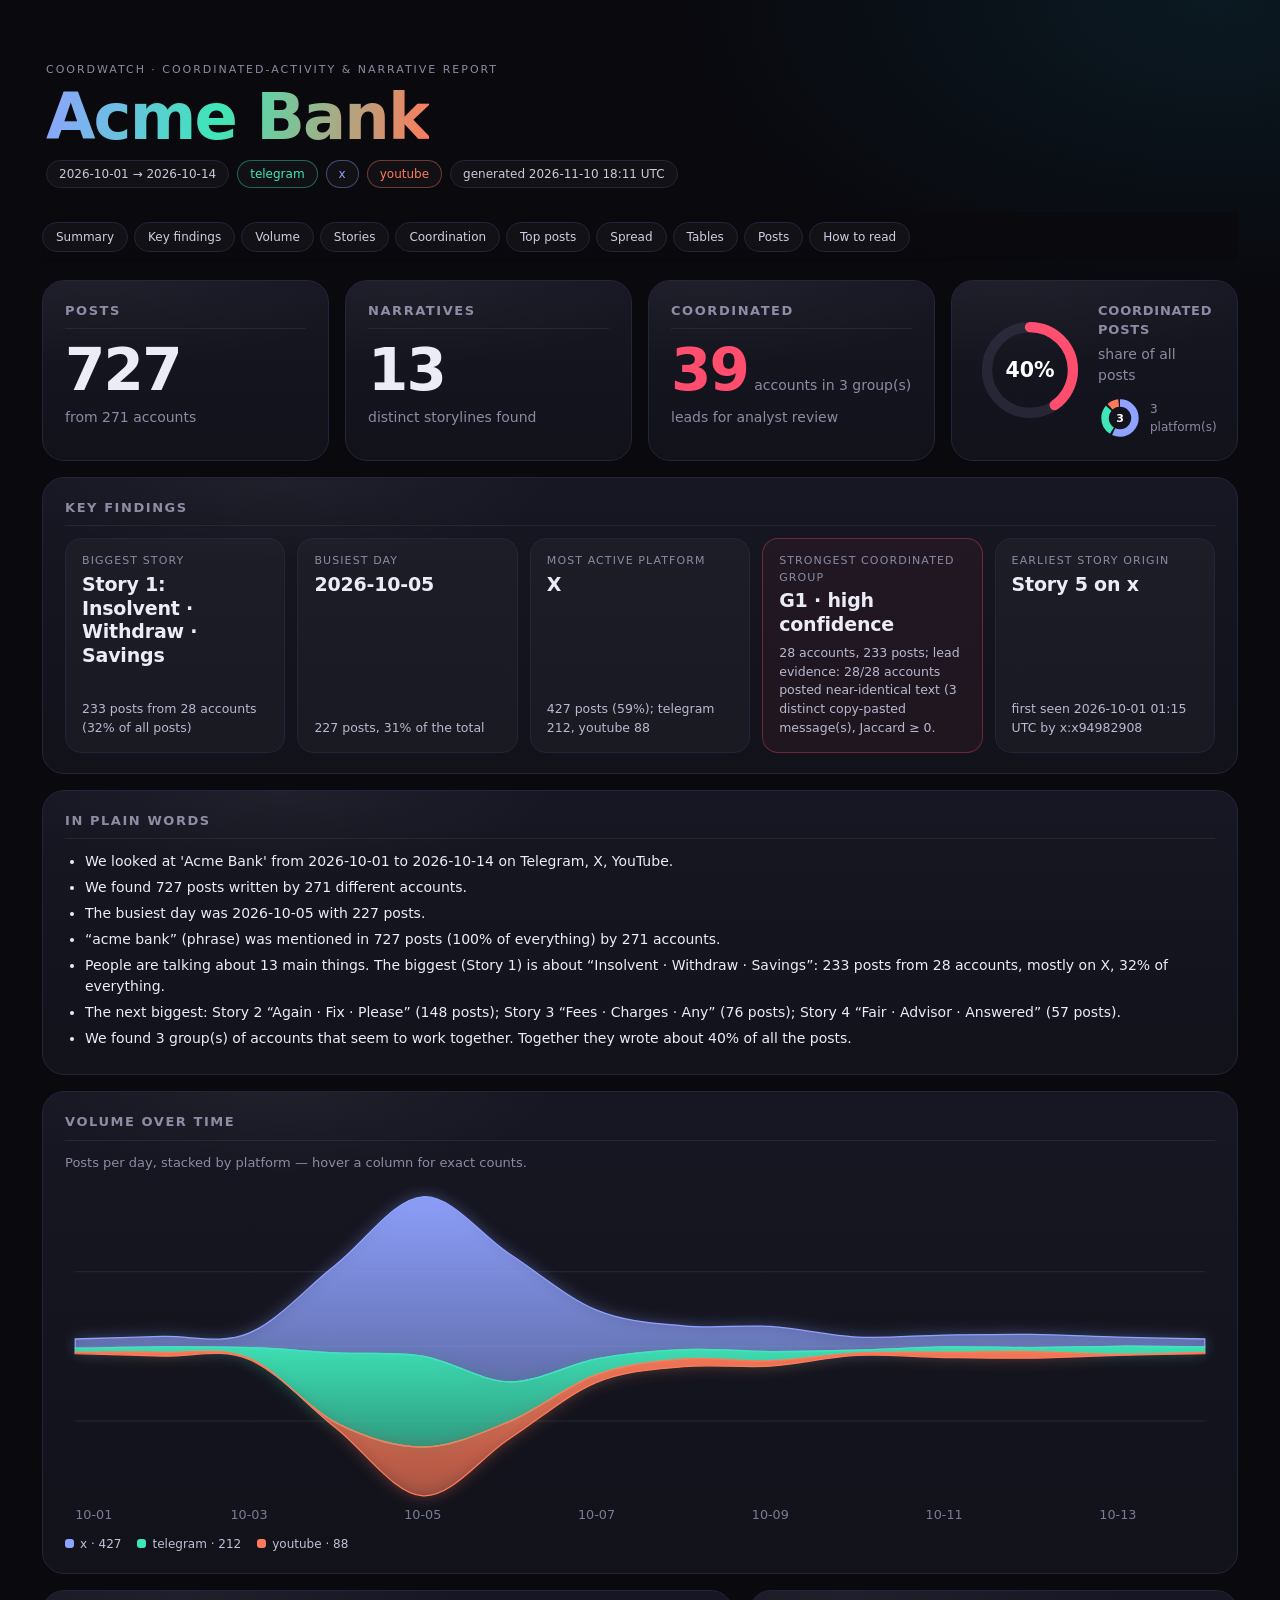
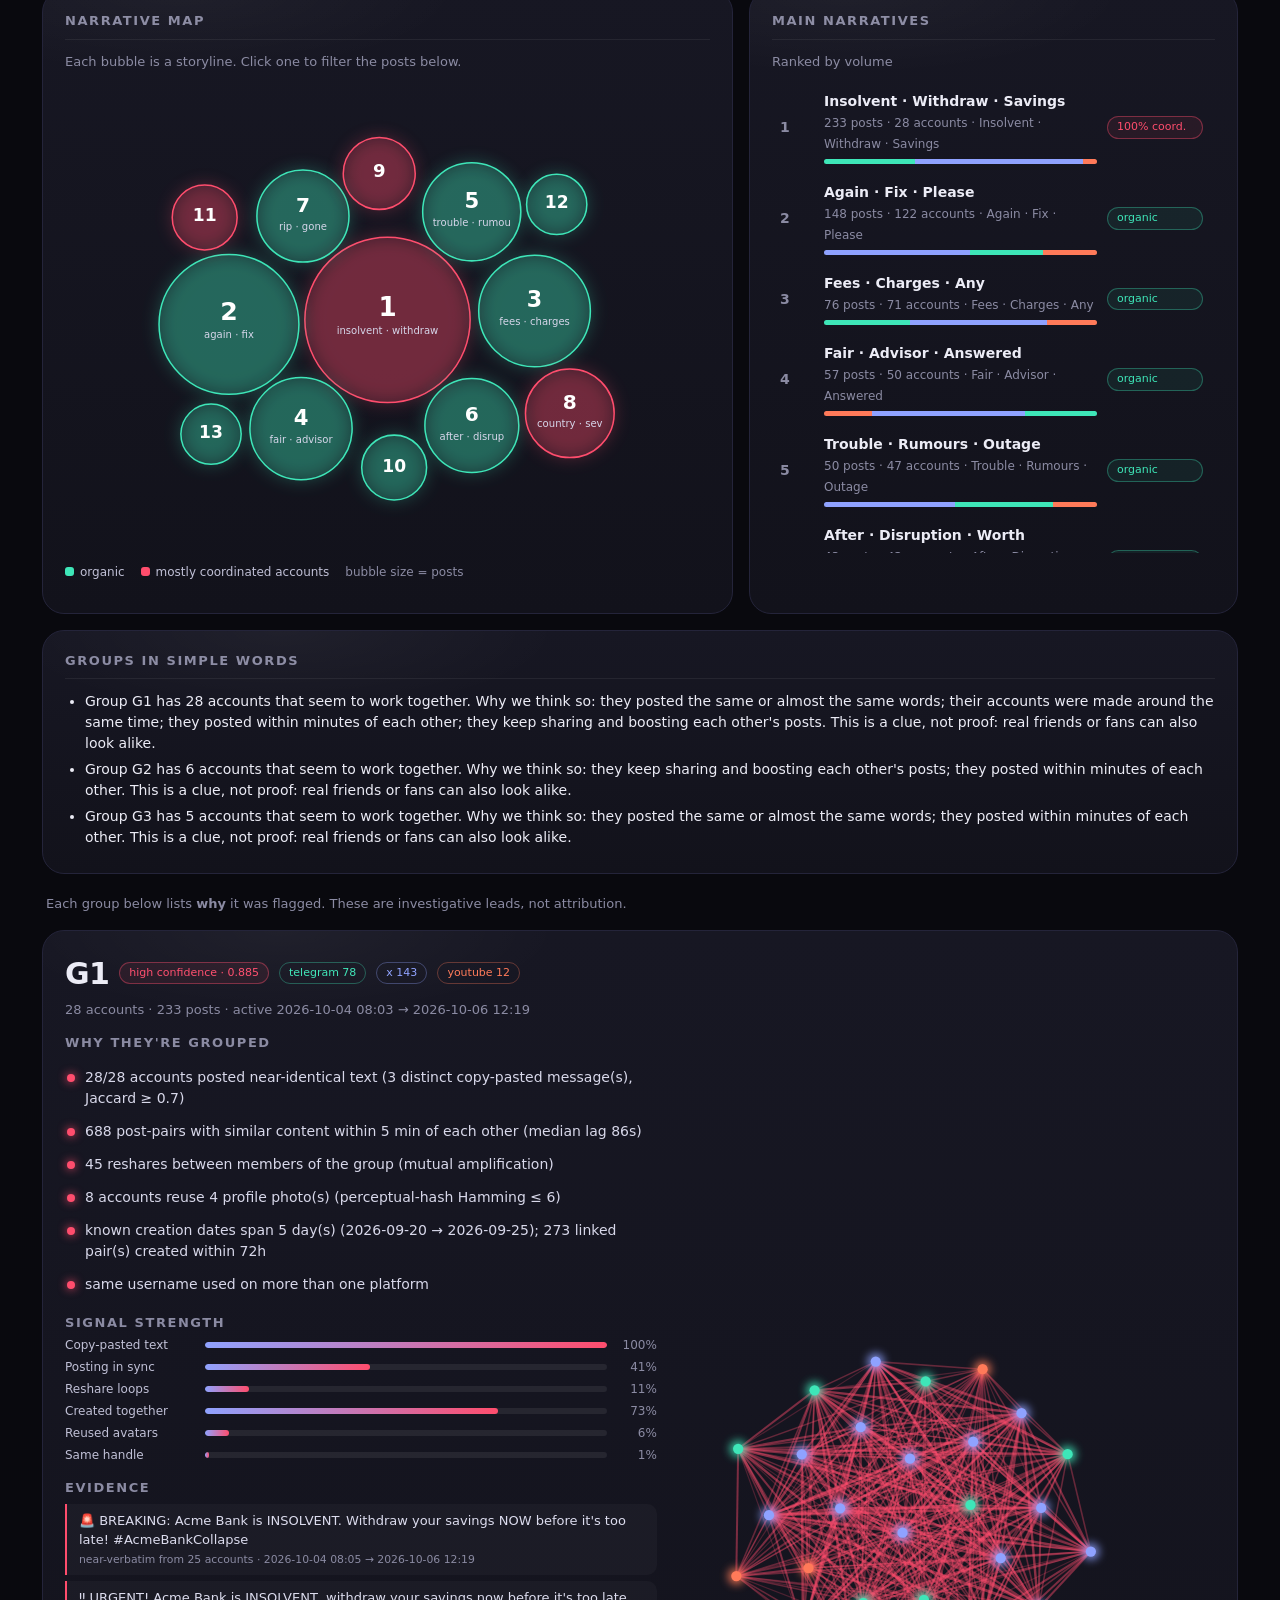
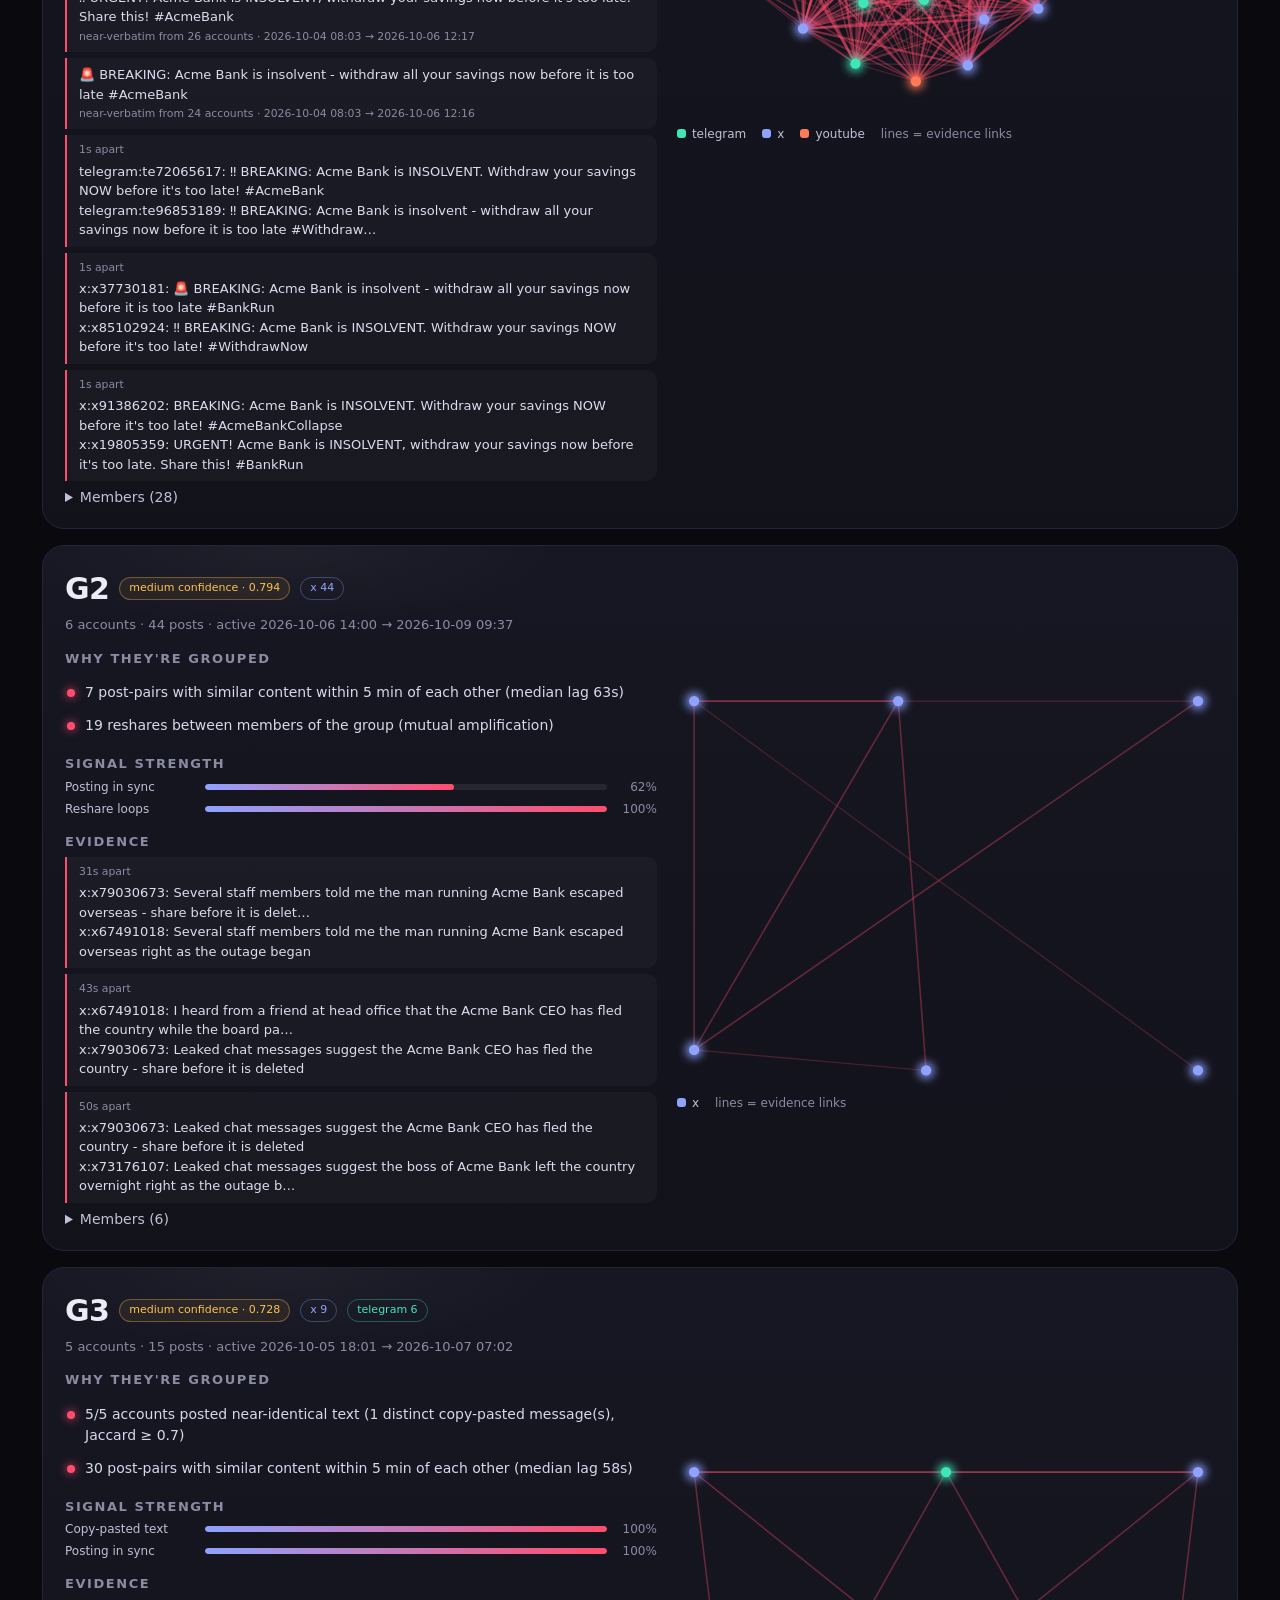
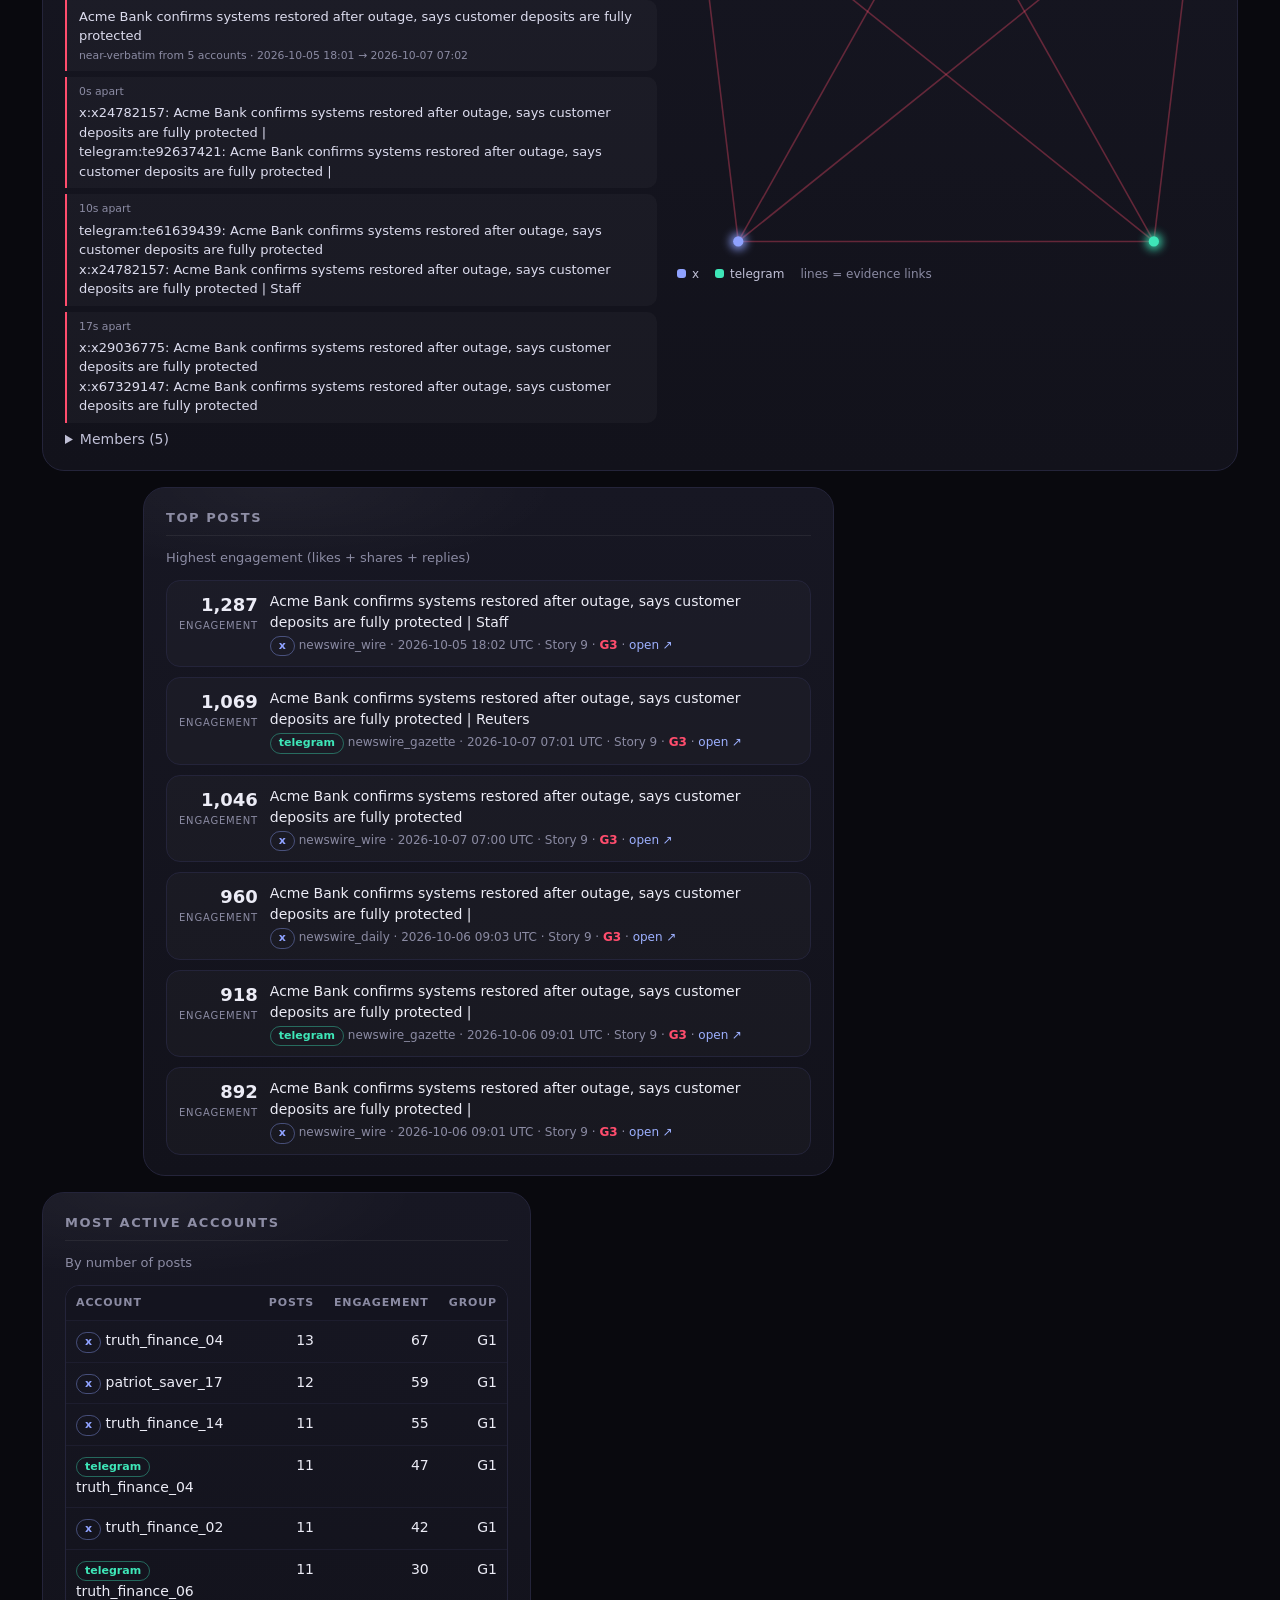
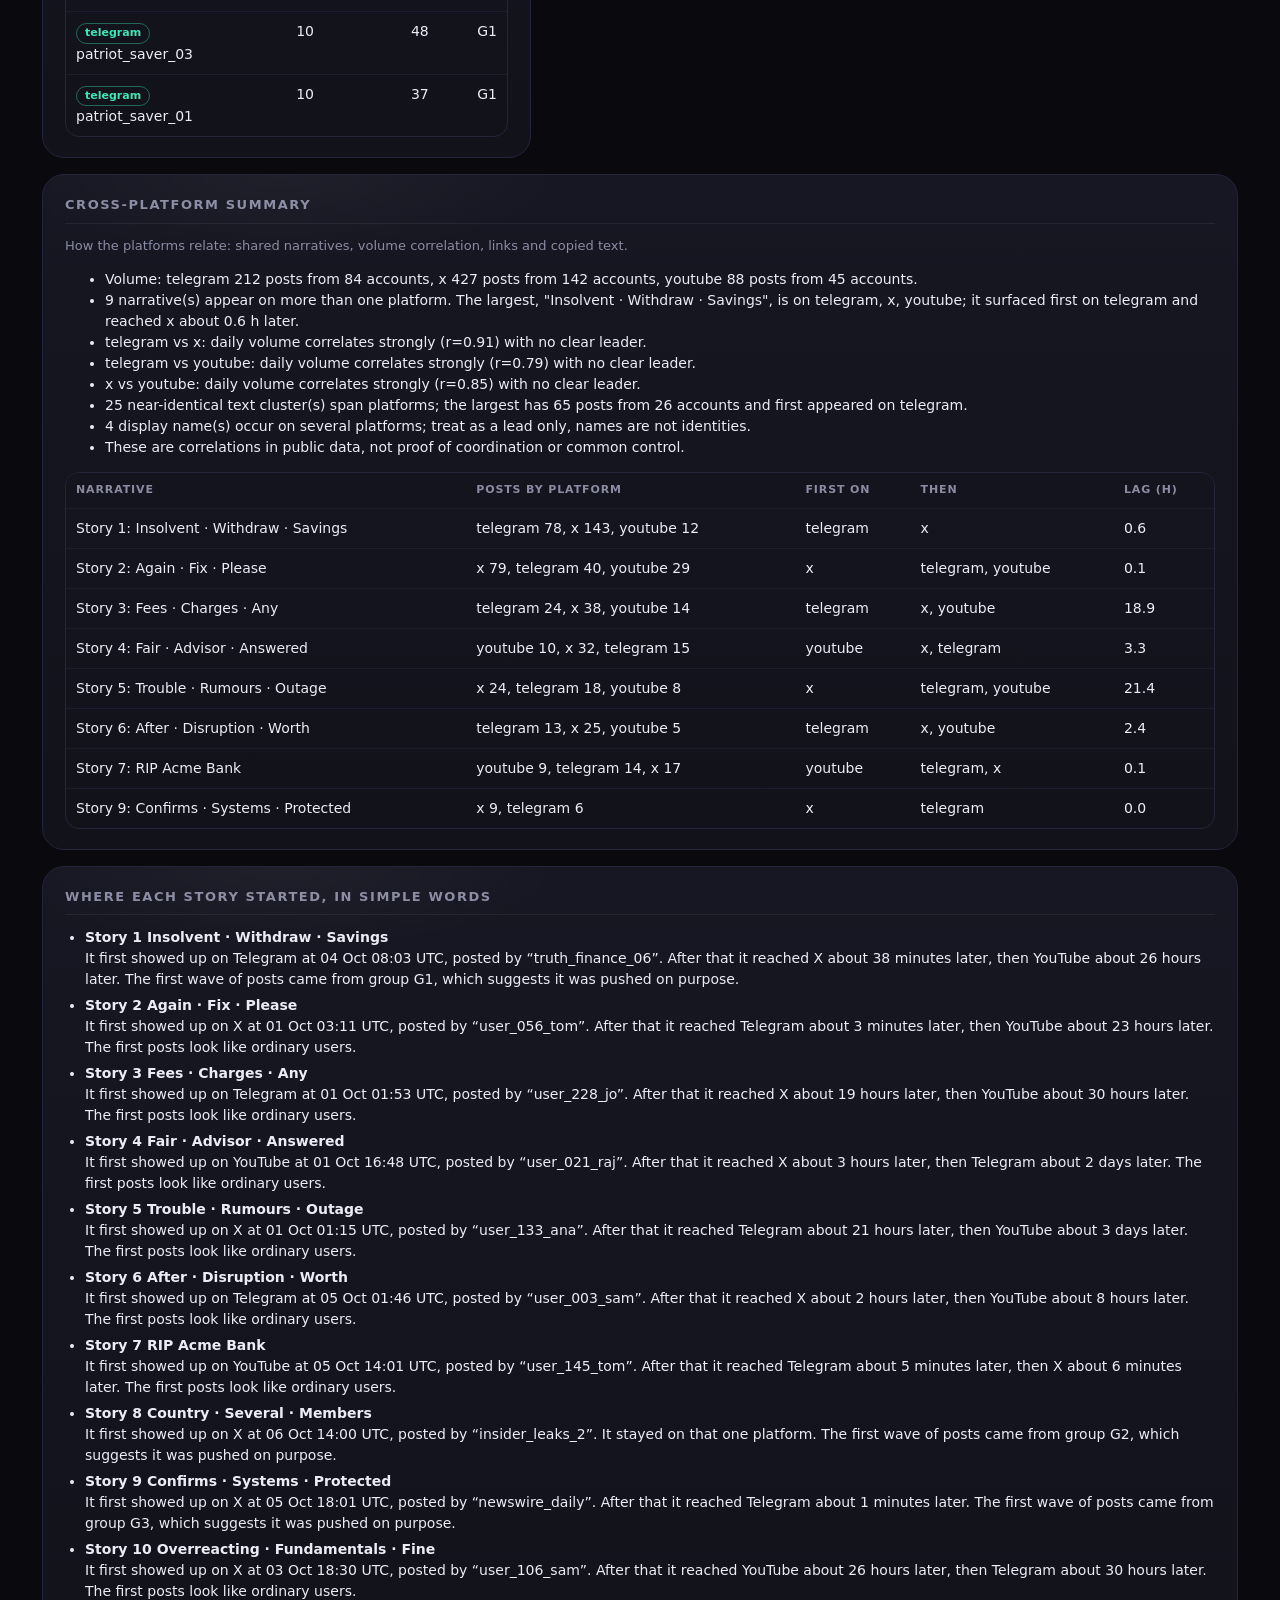
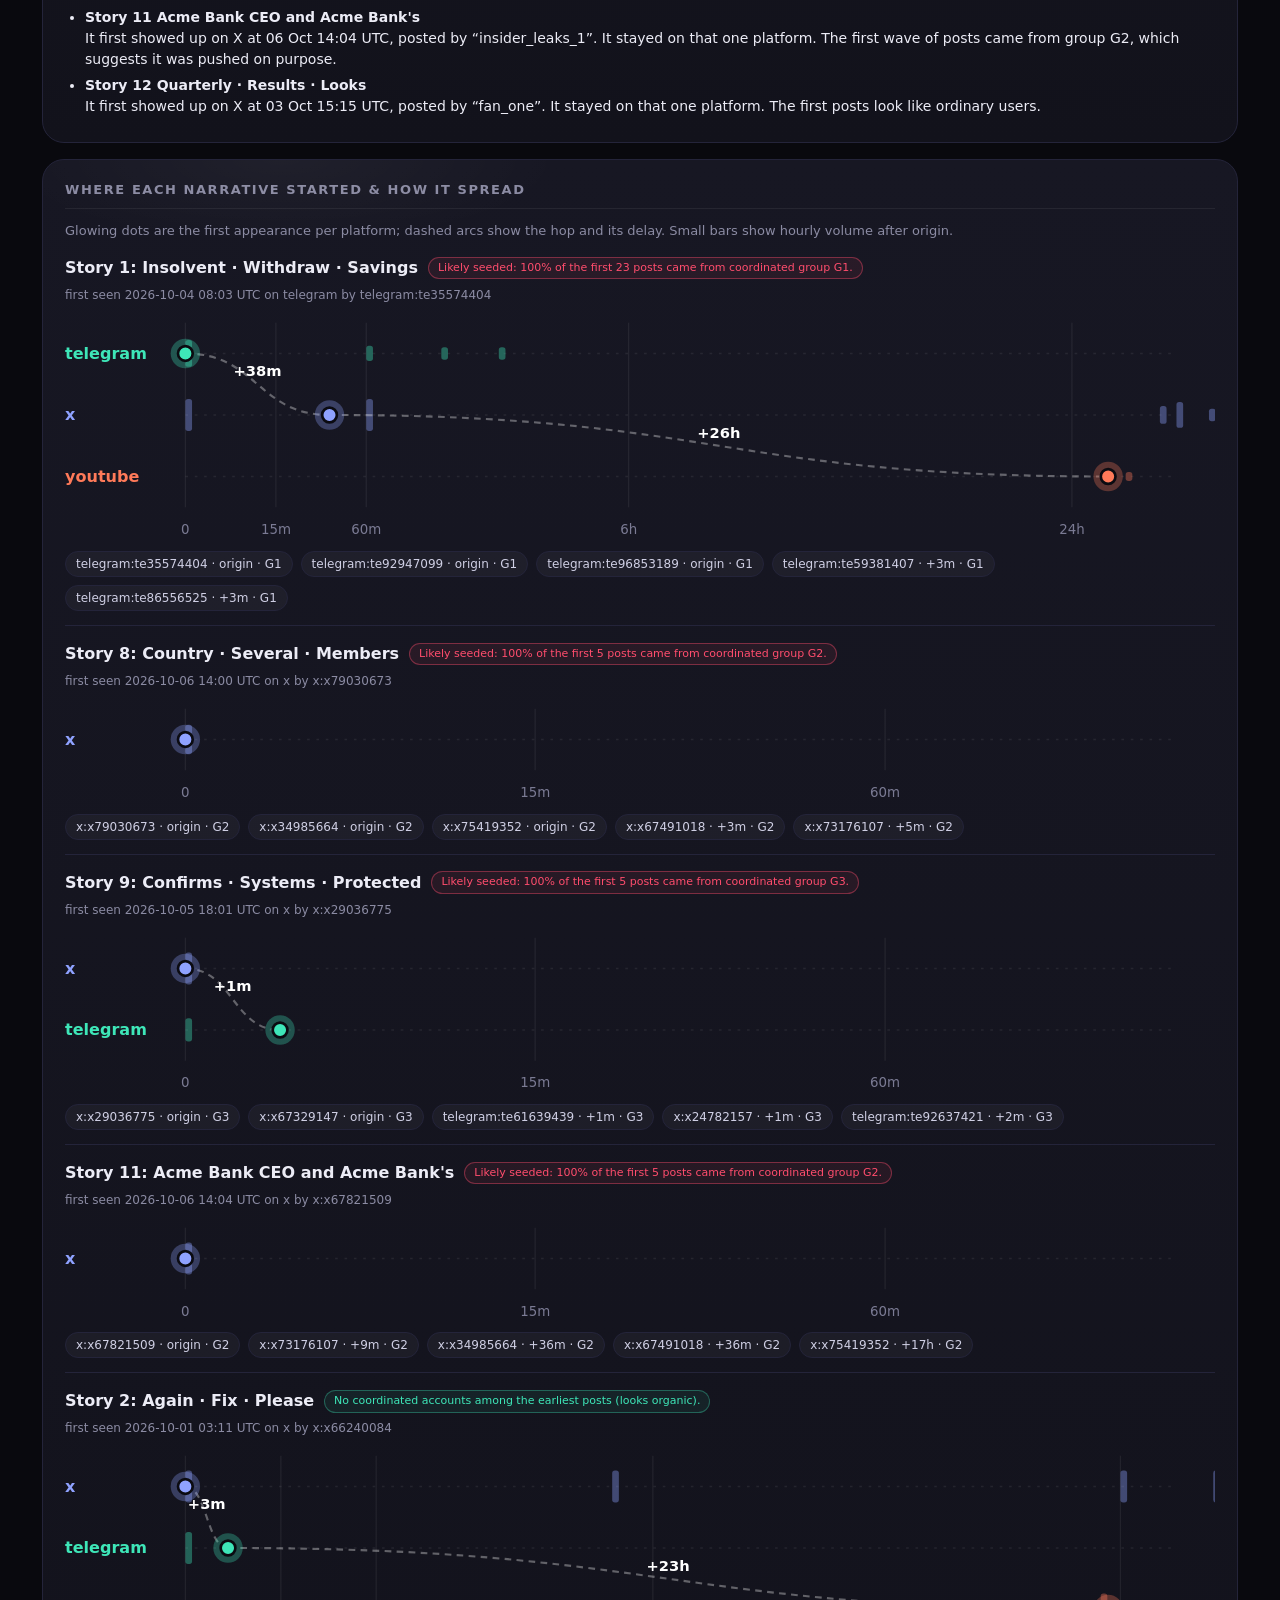
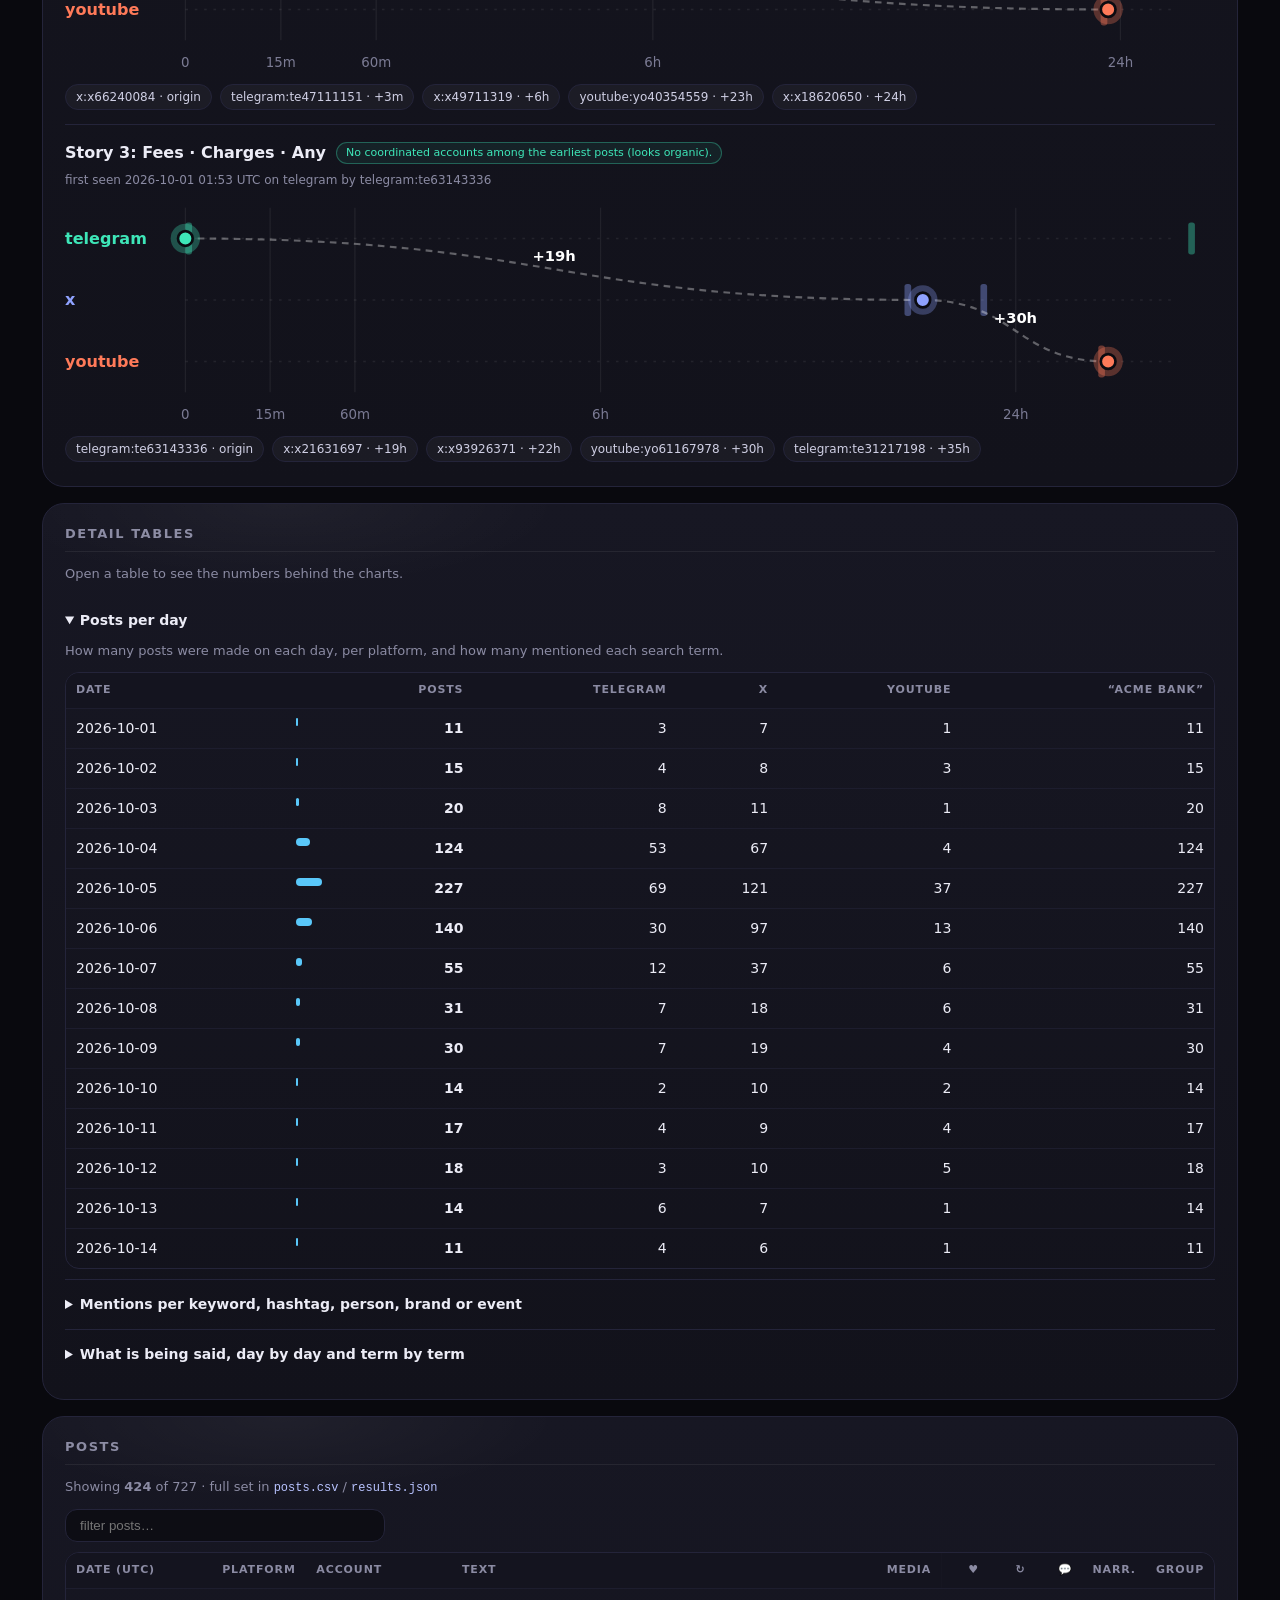
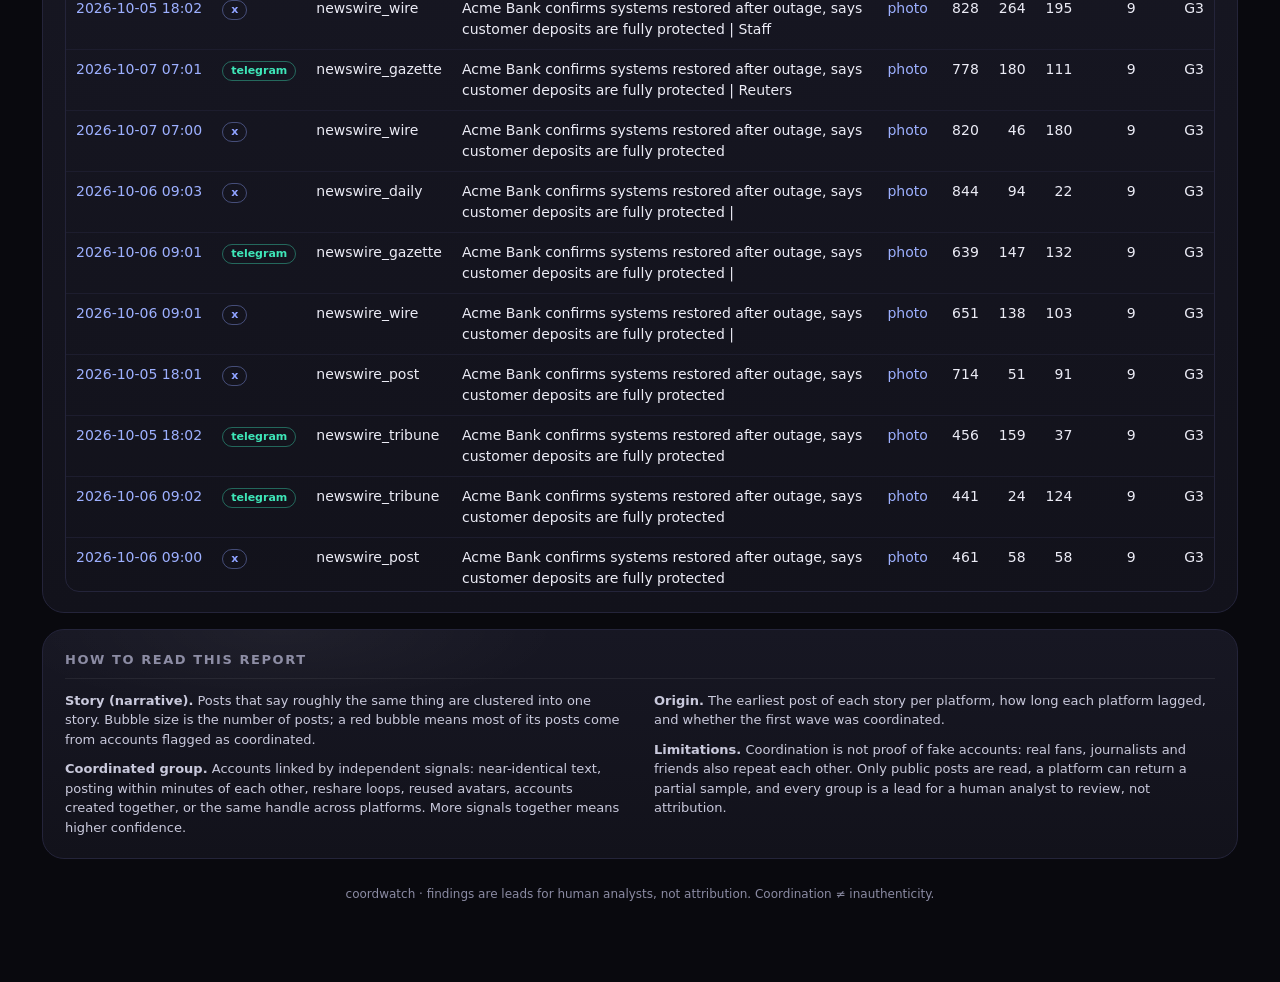
<file: out/example/report.html>
<!doctype html><html lang=en><head><meta charset=utf-8><meta name=viewport content='width=device-width,initial-scale=1'><title>coordwatch · Acme Bank</title><style>
:root{--bg:#09090e;--card:#12121b;--card2:#171723;--line:#24243a;--tx:#ececf6;--mut:#8b8ba3;--hot:#ff4d6d;--ok:#3ee6b8;--warn:#ffc04d}
*{box-sizing:border-box}html{scroll-behavior:smooth}
body{margin:0;background:radial-gradient(1200px 600px at 12% -10%,#2a1b4d55,transparent 60%),radial-gradient(900px 500px at 95% 0%,#0f3a4a55,transparent 60%),var(--bg);color:var(--tx);
font:14px/1.5 Inter,system-ui,Segoe UI,Roboto,sans-serif;-webkit-font-smoothing:antialiased}
main{max-width:1240px;margin:0 auto;padding:28px 22px 80px}
.hero{padding:34px 4px 18px}.eyebrow{letter-spacing:.18em;text-transform:uppercase;font-size:11px;color:var(--mut)}
h1{margin:6px 0 10px;font-size:clamp(34px,6vw,64px);line-height:1.02;letter-spacing:-.03em;font-weight:800}
h1 span{background:linear-gradient(100deg,#8fa2ff 0%,#3ee6b8 45%,#ff7a59 100%);-webkit-background-clip:text;background-clip:text;color:transparent}
.chips{display:flex;gap:8px;flex-wrap:wrap}.chip{border:1px solid var(--line);background:#ffffff08;border-radius:99px;padding:4px 12px;font-size:12px;color:#c9c9dc}
.bento{display:grid;grid-template-columns:repeat(12,1fr);gap:16px;margin-top:18px}
.tile{background:linear-gradient(180deg,var(--card2),var(--card));border:1px solid var(--line);border-radius:22px;padding:20px 22px;position:relative;overflow:hidden;min-width:0}
.tile:before{content:"";position:absolute;inset:0;background:radial-gradient(400px 120px at 20% 0,#ffffff0a,transparent 70%);pointer-events:none}
.s3{grid-column:span 3}.s4{grid-column:span 4}.s5{grid-column:span 5}.s6{grid-column:span 6}.s7{grid-column:span 7}.s8{grid-column:span 8}.s12{grid-column:span 12}
h2{margin:0 0 4px;font-size:13px;letter-spacing:.12em;text-transform:uppercase;color:var(--mut);font-weight:600}
.sub{color:var(--mut);margin:0 0 12px;font-size:13px}
.big{font-size:clamp(38px,5vw,58px);font-weight:800;letter-spacing:-.03em;line-height:1}.big small{font-size:14px;color:var(--mut);font-weight:500;letter-spacing:0;margin-left:6px}
.stat .lbl{color:var(--mut);margin-top:8px}.hot{color:var(--hot)}.ok{color:var(--ok)}
.chart,.spread,.bubbles,.graph{width:100%;height:auto;display:block}.ring{width:112px;flex:none}.donut{width:44px;flex:none}.share{display:flex;gap:12px;align-items:center}.sh-t{min-width:0}.sh-t h2{letter-spacing:.06em}.sh-d{display:flex;align-items:center;gap:8px;margin-top:10px;font-size:12px}.gcard>div:last-child{align-self:center}.ax{font-size:10px;fill:#7b7b94}.grid-l{stroke:#ffffff10}
.layer{transition:opacity .2s}.chart:hover .layer{opacity:.55}.chart .layer:hover{opacity:1}
.legend{display:flex;flex-wrap:wrap;gap:6px 16px;font-size:12px;color:#c0c0d6;margin-top:6px}.legend i{display:inline-block;width:9px;height:9px;border-radius:3px;margin-right:6px}
.muted{color:var(--mut)}.donut-n,.ring-n{fill:#fff;font-weight:800}.donut-n{font-size:26px}.ring-n{font-size:22px}
.ring-arc{animation:draw 1.4s ease-out both}@keyframes draw{from{stroke-dasharray:0 999}to{stroke-dasharray:var(--len) 999}}
.bub{cursor:pointer;outline:none}.bub circle:nth-child(2){transition:fill-opacity .2s}.bub:hover circle:nth-child(2),.bub:focus circle:nth-child(2),.bub.sel circle:nth-child(2){fill-opacity:.4}
.bub-id{fill:#fff;font-weight:800;pointer-events:none}.bub-kw{fill:#d6d6ea;font-size:10px;pointer-events:none}
.nl{display:flex;flex-direction:column;gap:2px;max-height:470px;overflow:auto;padding-right:4px}.nrow{display:grid;grid-template-columns:34px 1fr 96px;gap:10px;align-items:center;padding:8px 8px;border-radius:12px;cursor:pointer}
.nrow:hover,.nrow.sel{background:#ffffff0c}.nrow .i{color:var(--mut);font-weight:700}.nrow b{display:block;font-weight:600;white-space:nowrap;overflow:hidden;text-overflow:ellipsis}
.mix{display:flex;height:5px;border-radius:9px;overflow:hidden;margin-top:5px;background:#ffffff10}.mix i{display:block;height:100%}
.badge{font-size:11px;padding:2px 9px;border-radius:99px;border:1px solid var(--line);white-space:nowrap}.b-hot{color:var(--hot);border-color:#ff4d6d66;background:#ff4d6d14}.b-ok{color:var(--ok);border-color:#3ee6b855;background:#3ee6b812}.b-warn{color:var(--warn);border-color:#ffc04d55;background:#ffc04d12}
.gcard{display:grid;grid-template-columns:1.1fr 1fr;gap:20px}.gcard ul{margin:8px 0 12px;padding:0;list-style:none}.gcard li{padding:6px 0 6px 20px;position:relative;color:#d8d8ea}
.gcard li:before{content:"";position:absolute;left:2px;top:13px;width:8px;height:8px;border-radius:50%;background:var(--hot);box-shadow:0 0 10px var(--hot)}
.gh{display:flex;align-items:center;gap:10px;flex-wrap:wrap;margin-bottom:4px}.gh .gid{font-size:30px;font-weight:800;letter-spacing:-.02em}
.sig{display:grid;grid-template-columns:130px 1fr 40px;gap:10px;align-items:center;font-size:12px;color:#c0c0d6;margin:4px 0}.bar{height:6px;background:#ffffff12;border-radius:9px;overflow:hidden}.bar b{display:block;height:100%;background:linear-gradient(90deg,#8fa2ff,#ff4d6d);border-radius:9px}.sig em{font-style:normal;color:var(--mut);text-align:right}
.q{background:#ffffff08;border-left:2px solid var(--hot);border-radius:0 10px 10px 0;padding:7px 12px;margin:6px 0;font-size:13px;color:#dcdcee;word-break:break-word}.q small{display:block;color:var(--mut);margin-top:2px}
.origin{border-top:1px solid var(--line);padding:16px 0 4px;margin-top:10px}.origin:first-of-type{border-top:0;margin-top:0;padding-top:4px}
.oh{display:flex;gap:10px;align-items:center;flex-wrap:wrap;margin-bottom:6px}.oh b{font-size:16px}
.lane{font-size:12px;font-weight:700}.lane-l{stroke:#ffffff12;stroke-dasharray:2 5}.hop{fill:none;stroke:#ffffff55;stroke-width:1.6;stroke-dasharray:5 4;animation:flow 1.6s linear infinite}@keyframes flow{to{stroke-dashoffset:-18}}
.hop-l{font-size:11px;fill:#fff;font-weight:700}.pulse{animation:pulse 2.2s ease-out infinite;transform-box:fill-box;transform-origin:center}@keyframes pulse{0%{transform:scale(.7);opacity:.6}100%{transform:scale(1.9);opacity:0}}
.fa{display:flex;gap:8px;flex-wrap:wrap;margin-top:6px}.fa a,.fa span{font-size:12px;padding:3px 10px;border-radius:99px;background:#ffffff0a;border:1px solid var(--line);color:#cfcfe4;text-decoration:none}
.tools{display:flex;gap:10px;align-items:center;flex-wrap:wrap;margin:8px 0 10px}
input#f{background:#0d0d14;border:1px solid var(--line);color:var(--tx);padding:8px 14px;border-radius:12px;width:320px;max-width:100%}
.tbl{max-height:640px;overflow:auto;border:1px solid var(--line);border-radius:14px}table{border-collapse:collapse;width:100%}th{position:sticky;top:0;background:#14141f;font-size:11px;color:var(--mut);text-transform:uppercase;letter-spacing:.08em;text-align:left;padding:9px 10px;z-index:1}
td{padding:9px 10px;border-top:1px solid #1d1d2e;vertical-align:top}tr:hover td{background:#ffffff06}a{color:#9db0ff;text-decoration:none}a:hover{text-decoration:underline}
.pl{display:inline-block;padding:1px 8px;border-radius:99px;font-size:11px;font-weight:700;border:1px solid}
.warn{background:#ffc04d12;border:1px solid #ffc04d44;color:#ffd890;border-radius:14px;padding:9px 14px;margin-top:14px;font-size:13px}
details summary{cursor:pointer;color:#c0c0d6}code{color:#b8c3ff;font-size:12px;word-break:break-all}
footer{color:var(--mut);margin-top:26px;font-size:12px;text-align:center}
.nav{position:sticky;top:0;z-index:20;display:flex;gap:6px;flex-wrap:wrap;padding:10px 0;margin:6px 0 0;background:linear-gradient(180deg,var(--bg) 70%,transparent);backdrop-filter:blur(6px)}
.nav a{font-size:12px;padding:5px 13px;border-radius:99px;border:1px solid var(--line);background:#ffffff08;color:#cfcfe4}.nav a:hover{background:#ffffff14;text-decoration:none}
.kf{display:grid;grid-template-columns:repeat(auto-fit,minmax(210px,1fr));gap:12px}.kfc{background:#ffffff08;border:1px solid var(--line);border-radius:16px;padding:14px 16px;display:flex;flex-direction:column;gap:3px}
.kfc .k{font-size:11px;letter-spacing:.1em;text-transform:uppercase;color:var(--mut)}.kfc .v{font-size:19px;font-weight:700;letter-spacing:-.01em;line-height:1.25;overflow-wrap:anywhere}.kfc .d{font-size:12.5px;color:#b9b9d0;margin-top:auto;padding-top:4px}
.kfc.hotc{border-color:#ff4d6d55;background:#ff4d6d0d}.kfc.okc{border-color:#3ee6b844}
ul.plain{margin:6px 0 0;padding-left:20px}ul.plain li{margin:5px 0}
table.num td:not(:first-child),table.num th:not(:first-child){text-align:right;font-variant-numeric:tabular-nums}
.fold{border-top:1px solid var(--line);padding:10px 0}.fold:first-of-type{border-top:0}.fold summary{font-weight:600;font-size:14px;padding:4px 0;color:var(--tx)}.fold[open] summary{margin-bottom:6px}
.tp{display:flex;flex-direction:column;gap:10px}.tpi{display:grid;grid-template-columns:auto 1fr;gap:12px;padding:10px 12px;border:1px solid var(--line);border-radius:14px;background:#ffffff06}
.tpi .e{font-weight:800;font-size:18px;min-width:56px;text-align:right;font-variant-numeric:tabular-nums}.tpi .e small{display:block;font-size:10px;color:var(--mut);font-weight:500;letter-spacing:.08em;text-transform:uppercase}
.tpi p{margin:0 0 3px;overflow-wrap:anywhere}.tpi .m{font-size:12px;color:var(--mut)}
.how{columns:2;column-gap:28px}.how p{break-inside:avoid;margin:0 0 10px;font-size:13px;color:#c9c9dc}
.tile>h2:first-child{padding-bottom:8px;border-bottom:1px solid #ffffff10;margin-bottom:12px}
section[id],div[id]{scroll-margin-top:60px}
#posts td:first-child,#posts td:nth-child(2){white-space:nowrap}#posts td:nth-child(n+6){text-align:right;font-variant-numeric:tabular-nums;white-space:nowrap}#posts th:nth-child(n+6){text-align:right}
@media print{.nav{display:none}.tile{break-inside:avoid}}
@media(max-width:960px){.how{columns:1}}
@media(max-width:960px){.s3,.s4,.s5,.s6,.s7,.s8{grid-column:span 12}.gcard{grid-template-columns:1fr}.s3{grid-column:span 6}}
@media(prefers-reduced-motion:reduce){*{animation:none!important}}
</style></head><body><main><section class=hero><div class=eyebrow>coordwatch · coordinated-activity &amp; narrative report</div><h1><span>Acme Bank</span></h1><div class=chips><span class=chip>2026-10-01 → 2026-10-14</span><span class=chip style='border-color:#3ee6b866;color:#3ee6b8'>telegram</span><span class=chip style='border-color:#8fa2ff66;color:#8fa2ff'>x</span><span class=chip style='border-color:#ff7a5966;color:#ff7a59'>youtube</span><span class=chip>generated 2026-11-10 18:11 UTC</span></div></section><nav class=nav aria-label='Sections'><a href='#summary'>Summary</a><a href='#findings'>Key findings</a><a href='#volume'>Volume</a><a href='#stories'>Stories</a><a href='#coord'>Coordination</a><a href='#top'>Top posts</a><a href='#spread'>Spread</a><a href='#tables'>Tables</a><a href='#posts-tile'>Posts</a><a href='#method'>How to read</a></nav><div class=bento><div class='tile s3 stat'><h2>Posts</h2><div class=big data-count=727>727</div><div class=lbl>from 271 accounts</div></div><div class='tile s3 stat'><h2>Narratives</h2><div class=big data-count=13>13</div><div class=lbl>distinct storylines found</div></div><div class='tile s3 stat'><h2>Coordinated</h2><div class='big hot'><span data-count=39>39</span><small>accounts in 3 group(s)</small></div><div class=lbl>leads for analyst review</div></div><div class='tile s3 stat share'><svg viewBox="0 0 120 120" class=ring><circle cx=60.0 cy=60.0 r=46 fill="none" stroke="#262636" stroke-width="11" /><circle cx=60.0 cy=60.0 r=46 fill=none stroke="#ff4d6d" stroke-width=11 stroke-linecap=round stroke-dasharray="116.2 289.0" transform="rotate(-90 60.0 60.0)" class=ring-arc style="--len:116.2"/><text x=60.0 y=68.0 text-anchor=middle class=ring-n>40%</text></svg><div class=sh-t><h2>Coordinated posts</h2><div class=lbl style='margin:0'>share of all posts</div><div class=sh-d><svg viewBox="0 0 44 44" class=donut role=img aria-label="platform mix"><circle cx="22.0" cy="22.0" r="14.96" fill="none" stroke="#8fa2ff" stroke-width="7.48" stroke-dasharray="53.2 94.0" stroke-dashoffset="-0.0" transform="rotate(-90 22.0 22.0)"><title>x: 427</title></circle><circle cx="22.0" cy="22.0" r="14.96" fill="none" stroke="#3ee6b8" stroke-width="7.48" stroke-dasharray="25.4 94.0" stroke-dashoffset="-55.2" transform="rotate(-90 22.0 22.0)"><title>telegram: 212</title></circle><circle cx="22.0" cy="22.0" r="14.96" fill="none" stroke="#ff7a59" stroke-width="7.48" stroke-dasharray="9.4 94.0" stroke-dashoffset="-82.6" transform="rotate(-90 22.0 22.0)"><title>youtube: 88</title></circle><text x="22.0" y="25.5" text-anchor="middle" class="donut-n" style="font-size:11px">3</text></svg><span class=muted>3 platform(s)</span></div></div></div><div class='tile s12' id=findings><h2>Key findings</h2><div class=kf><div class='kfc '><span class=k>Biggest story</span><span class=v>Story 1: Insolvent · Withdraw · Savings</span><span class=d>233 posts from 28 accounts (32% of all posts)</span></div><div class='kfc '><span class=k>Busiest day</span><span class=v>2026-10-05</span><span class=d>227 posts, 31% of the total</span></div><div class='kfc '><span class=k>Most active platform</span><span class=v>X</span><span class=d>427 posts (59%); telegram 212, youtube 88</span></div><div class='kfc hotc'><span class=k>Strongest coordinated group</span><span class=v>G1 · high confidence</span><span class=d>28 accounts, 233 posts; lead evidence: 28/28 accounts posted near-identical text (3 distinct copy-pasted message(s), Jaccard ≥ 0.</span></div><div class='kfc '><span class=k>Earliest story origin</span><span class=v>Story 5 on x</span><span class=d>first seen 2026-10-01 01:15 UTC by x:x94982908</span></div></div></div><div class='tile s12' id=summary><h2>In plain words</h2><ul class=plain><li>We looked at &#x27;Acme Bank&#x27; from 2026-10-01 to 2026-10-14 on Telegram, X, YouTube.</li><li>We found 727 posts written by 271 different accounts.</li><li>The busiest day was 2026-10-05 with 227 posts.</li><li>“acme bank” (phrase) was mentioned in 727 posts (100% of everything) by 271 accounts.</li><li>People are talking about 13 main things. The biggest (Story 1) is about “Insolvent · Withdraw · Savings”: 233 posts from 28 accounts, mostly on X, 32% of everything.</li><li>The next biggest: Story 2 “Again · Fix · Please” (148 posts); Story 3 “Fees · Charges · Any” (76 posts); Story 4 “Fair · Advisor · Answered” (57 posts).</li><li>We found 3 group(s) of accounts that seem to work together. Together they wrote about 40% of all the posts.</li></ul></div><div class='tile s12' id=volume><h2>Volume over time</h2><p class=sub>Posts per day, stacked by platform — hover a column for exact counts.</p><svg viewBox="0 0 900 270" class=chart role=img aria-label="volume over time per platform"><defs><linearGradient id="g_x" x1=0 y1=0 x2=0 y2=1><stop offset=0 stop-color="#8fa2ff" stop-opacity=".95"/><stop offset=1 stop-color="#8fa2ff" stop-opacity=".45"/></linearGradient><linearGradient id="g_telegram" x1=0 y1=0 x2=0 y2=1><stop offset=0 stop-color="#3ee6b8" stop-opacity=".95"/><stop offset=1 stop-color="#3ee6b8" stop-opacity=".45"/></linearGradient><linearGradient id="g_youtube" x1=0 y1=0 x2=0 y2=1><stop offset=0 stop-color="#ff7a59" stop-opacity=".95"/><stop offset=1 stop-color="#ff7a59" stop-opacity=".45"/></linearGradient><filter id="soft" x="-5%" y="-20%" width="110%" height="140%"><feGaussianBlur stdDeviation="6"/></filter></defs><line x1=8 x2=892 y1=68.5 y2=68.5 class=grid-l /><line x1=8 x2=892 y1=127.0 y2=127.0 class=grid-l /><line x1=8 x2=892 y1=185.5 y2=185.5 class=grid-l /><path d="M8.0 128.5 C19.3 128.4 53.3 127.6 76.0 127.5 C98.7 127.4 121.3 127.3 144.0 128.0 C166.7 128.8 189.3 131.0 212.0 132.2 C234.7 133.3 257.3 131.0 280.0 134.7 C302.7 138.5 325.3 154.5 348.0 154.8 C370.7 155.2 393.3 141.0 416.0 136.8 C438.7 132.6 461.3 130.5 484.0 129.6 C506.7 128.6 529.3 131.0 552.0 131.1 C574.7 131.2 597.3 130.7 620.0 130.1 C642.7 129.5 665.3 127.9 688.0 127.5 C710.7 127.2 733.3 128.1 756.0 128.0 C778.7 127.9 801.3 127.1 824.0 127.0 C846.7 126.9 880.7 127.4 892.0 127.5 L892.0 121.3 C880.7 121.1 846.7 120.4 824.0 119.8 C801.3 119.2 778.7 118.0 756.0 117.7 C733.3 117.5 710.7 117.9 688.0 118.2 C665.3 118.6 642.7 120.9 620.0 119.8 C597.3 118.7 574.7 113.0 552.0 111.5 C529.3 110.1 506.7 113.2 484.0 111.0 C461.3 108.9 438.7 108.0 416.0 98.7 C393.3 89.3 370.7 69.6 348.0 54.8 C325.3 40.1 302.7 8.6 280.0 10.0 C257.3 11.4 234.7 45.3 212.0 63.1 C189.3 80.9 166.7 107.3 144.0 116.7 C121.3 126.1 98.7 118.5 76.0 119.3 C53.3 120.0 19.3 121.0 8.0 121.3 Z" fill="#8fa2ff" opacity=".35" filter="url(#soft)"/><path d="M8.0 131.6 C19.3 131.6 53.3 130.9 76.0 131.6 C98.7 132.4 121.3 127.1 144.0 136.3 C166.7 145.5 189.3 175.2 212.0 186.8 C234.7 198.4 257.3 206.0 280.0 205.9 C302.7 205.7 325.3 195.2 348.0 185.8 C370.7 176.3 393.3 157.3 416.0 149.2 C438.7 141.0 461.3 138.6 484.0 136.8 C506.7 135.0 529.3 139.1 552.0 138.3 C574.7 137.6 597.3 133.3 620.0 132.2 C642.7 131.0 665.3 131.8 688.0 131.6 C710.7 131.5 733.3 130.9 756.0 131.1 C778.7 131.4 801.3 133.1 824.0 133.2 C846.7 133.3 880.7 131.9 892.0 131.6 L892.0 127.5 C880.7 127.4 846.7 126.9 824.0 127.0 C801.3 127.1 778.7 127.9 756.0 128.0 C733.3 128.1 710.7 127.2 688.0 127.5 C665.3 127.9 642.7 129.5 620.0 130.1 C597.3 130.7 574.7 131.2 552.0 131.1 C529.3 131.0 506.7 128.6 484.0 129.6 C461.3 130.5 438.7 132.6 416.0 136.8 C393.3 141.0 370.7 155.2 348.0 154.8 C325.3 154.5 302.7 138.5 280.0 134.7 C257.3 131.0 234.7 133.3 212.0 132.2 C189.3 131.0 166.7 128.8 144.0 128.0 C121.3 127.3 98.7 127.4 76.0 127.5 C53.3 127.6 19.3 128.4 8.0 128.5 Z" fill="#3ee6b8" opacity=".35" filter="url(#soft)"/><path d="M8.0 132.7 C19.3 133.0 53.3 134.0 76.0 134.7 C98.7 135.5 121.3 127.9 144.0 137.3 C166.7 146.7 189.3 173.1 212.0 190.9 C234.7 208.7 257.3 242.6 280.0 244.0 C302.7 245.4 325.3 213.9 348.0 199.2 C370.7 184.4 393.3 164.7 416.0 155.3 C438.7 146.0 461.3 145.1 484.0 143.0 C506.7 140.8 529.3 143.9 552.0 142.5 C574.7 141.0 597.3 135.3 620.0 134.2 C642.7 133.1 665.3 135.4 688.0 135.8 C710.7 136.1 733.3 136.5 756.0 136.3 C778.7 136.0 801.3 134.8 824.0 134.2 C846.7 133.6 880.7 132.9 892.0 132.7 L892.0 131.6 C880.7 131.9 846.7 133.3 824.0 133.2 C801.3 133.1 778.7 131.4 756.0 131.1 C733.3 130.9 710.7 131.5 688.0 131.6 C665.3 131.8 642.7 131.0 620.0 132.2 C597.3 133.3 574.7 137.6 552.0 138.3 C529.3 139.1 506.7 135.0 484.0 136.8 C461.3 138.6 438.7 141.0 416.0 149.2 C393.3 157.3 370.7 176.3 348.0 185.8 C325.3 195.2 302.7 205.7 280.0 205.9 C257.3 206.0 234.7 198.4 212.0 186.8 C189.3 175.2 166.7 145.5 144.0 136.3 C121.3 127.1 98.7 132.4 76.0 131.6 C53.3 130.9 19.3 131.6 8.0 131.6 Z" fill="#ff7a59" opacity=".35" filter="url(#soft)"/><path d="M8.0 128.5 C19.3 128.4 53.3 127.6 76.0 127.5 C98.7 127.4 121.3 127.3 144.0 128.0 C166.7 128.8 189.3 131.0 212.0 132.2 C234.7 133.3 257.3 131.0 280.0 134.7 C302.7 138.5 325.3 154.5 348.0 154.8 C370.7 155.2 393.3 141.0 416.0 136.8 C438.7 132.6 461.3 130.5 484.0 129.6 C506.7 128.6 529.3 131.0 552.0 131.1 C574.7 131.2 597.3 130.7 620.0 130.1 C642.7 129.5 665.3 127.9 688.0 127.5 C710.7 127.2 733.3 128.1 756.0 128.0 C778.7 127.9 801.3 127.1 824.0 127.0 C846.7 126.9 880.7 127.4 892.0 127.5 L892.0 121.3 C880.7 121.1 846.7 120.4 824.0 119.8 C801.3 119.2 778.7 118.0 756.0 117.7 C733.3 117.5 710.7 117.9 688.0 118.2 C665.3 118.6 642.7 120.9 620.0 119.8 C597.3 118.7 574.7 113.0 552.0 111.5 C529.3 110.1 506.7 113.2 484.0 111.0 C461.3 108.9 438.7 108.0 416.0 98.7 C393.3 89.3 370.7 69.6 348.0 54.8 C325.3 40.1 302.7 8.6 280.0 10.0 C257.3 11.4 234.7 45.3 212.0 63.1 C189.3 80.9 166.7 107.3 144.0 116.7 C121.3 126.1 98.7 118.5 76.0 119.3 C53.3 120.0 19.3 121.0 8.0 121.3 Z" fill="url(#g_x)" stroke="#8fa2ff" stroke-width="1" class=layer data-p="x"><title>x</title></path><path d="M8.0 131.6 C19.3 131.6 53.3 130.9 76.0 131.6 C98.7 132.4 121.3 127.1 144.0 136.3 C166.7 145.5 189.3 175.2 212.0 186.8 C234.7 198.4 257.3 206.0 280.0 205.9 C302.7 205.7 325.3 195.2 348.0 185.8 C370.7 176.3 393.3 157.3 416.0 149.2 C438.7 141.0 461.3 138.6 484.0 136.8 C506.7 135.0 529.3 139.1 552.0 138.3 C574.7 137.6 597.3 133.3 620.0 132.2 C642.7 131.0 665.3 131.8 688.0 131.6 C710.7 131.5 733.3 130.9 756.0 131.1 C778.7 131.4 801.3 133.1 824.0 133.2 C846.7 133.3 880.7 131.9 892.0 131.6 L892.0 127.5 C880.7 127.4 846.7 126.9 824.0 127.0 C801.3 127.1 778.7 127.9 756.0 128.0 C733.3 128.1 710.7 127.2 688.0 127.5 C665.3 127.9 642.7 129.5 620.0 130.1 C597.3 130.7 574.7 131.2 552.0 131.1 C529.3 131.0 506.7 128.6 484.0 129.6 C461.3 130.5 438.7 132.6 416.0 136.8 C393.3 141.0 370.7 155.2 348.0 154.8 C325.3 154.5 302.7 138.5 280.0 134.7 C257.3 131.0 234.7 133.3 212.0 132.2 C189.3 131.0 166.7 128.8 144.0 128.0 C121.3 127.3 98.7 127.4 76.0 127.5 C53.3 127.6 19.3 128.4 8.0 128.5 Z" fill="url(#g_telegram)" stroke="#3ee6b8" stroke-width="1" class=layer data-p="telegram"><title>telegram</title></path><path d="M8.0 132.7 C19.3 133.0 53.3 134.0 76.0 134.7 C98.7 135.5 121.3 127.9 144.0 137.3 C166.7 146.7 189.3 173.1 212.0 190.9 C234.7 208.7 257.3 242.6 280.0 244.0 C302.7 245.4 325.3 213.9 348.0 199.2 C370.7 184.4 393.3 164.7 416.0 155.3 C438.7 146.0 461.3 145.1 484.0 143.0 C506.7 140.8 529.3 143.9 552.0 142.5 C574.7 141.0 597.3 135.3 620.0 134.2 C642.7 133.1 665.3 135.4 688.0 135.8 C710.7 136.1 733.3 136.5 756.0 136.3 C778.7 136.0 801.3 134.8 824.0 134.2 C846.7 133.6 880.7 132.9 892.0 132.7 L892.0 131.6 C880.7 131.9 846.7 133.3 824.0 133.2 C801.3 133.1 778.7 131.4 756.0 131.1 C733.3 130.9 710.7 131.5 688.0 131.6 C665.3 131.8 642.7 131.0 620.0 132.2 C597.3 133.3 574.7 137.6 552.0 138.3 C529.3 139.1 506.7 135.0 484.0 136.8 C461.3 138.6 438.7 141.0 416.0 149.2 C393.3 157.3 370.7 176.3 348.0 185.8 C325.3 195.2 302.7 205.7 280.0 205.9 C257.3 206.0 234.7 198.4 212.0 186.8 C189.3 175.2 166.7 145.5 144.0 136.3 C121.3 127.1 98.7 132.4 76.0 131.6 C53.3 130.9 19.3 131.6 8.0 131.6 Z" fill="url(#g_youtube)" stroke="#ff7a59" stroke-width="1" class=layer data-p="youtube"><title>youtube</title></path><rect x=-23.6 y=0 width=63.1 height=244 fill="transparent" class=hit><title>10-01: x 7, telegram 3, youtube 1 (total 11)</title></rect><text x=8.0 y=262 class=ax text-anchor=start>10-01</text><rect x=44.4 y=0 width=63.1 height=244 fill="transparent" class=hit><title>10-02: x 8, telegram 4, youtube 3 (total 15)</title></rect><rect x=112.4 y=0 width=63.1 height=244 fill="transparent" class=hit><title>10-03: x 11, telegram 8, youtube 1 (total 20)</title></rect><text x=144.0 y=262 class=ax text-anchor=middle>10-03</text><rect x=180.4 y=0 width=63.1 height=244 fill="transparent" class=hit><title>10-04: x 67, telegram 53, youtube 4 (total 124)</title></rect><rect x=248.4 y=0 width=63.1 height=244 fill="transparent" class=hit><title>10-05: x 121, telegram 69, youtube 37 (total 227)</title></rect><text x=280.0 y=262 class=ax text-anchor=middle>10-05</text><rect x=316.4 y=0 width=63.1 height=244 fill="transparent" class=hit><title>10-06: x 97, telegram 30, youtube 13 (total 140)</title></rect><rect x=384.4 y=0 width=63.1 height=244 fill="transparent" class=hit><title>10-07: x 37, telegram 12, youtube 6 (total 55)</title></rect><text x=416.0 y=262 class=ax text-anchor=middle>10-07</text><rect x=452.4 y=0 width=63.1 height=244 fill="transparent" class=hit><title>10-08: x 18, telegram 7, youtube 6 (total 31)</title></rect><rect x=520.4 y=0 width=63.1 height=244 fill="transparent" class=hit><title>10-09: x 19, telegram 7, youtube 4 (total 30)</title></rect><text x=552.0 y=262 class=ax text-anchor=middle>10-09</text><rect x=588.4 y=0 width=63.1 height=244 fill="transparent" class=hit><title>10-10: x 10, telegram 2, youtube 2 (total 14)</title></rect><rect x=656.4 y=0 width=63.1 height=244 fill="transparent" class=hit><title>10-11: x 9, telegram 4, youtube 4 (total 17)</title></rect><text x=688.0 y=262 class=ax text-anchor=middle>10-11</text><rect x=724.4 y=0 width=63.1 height=244 fill="transparent" class=hit><title>10-12: x 10, telegram 3, youtube 5 (total 18)</title></rect><rect x=792.4 y=0 width=63.1 height=244 fill="transparent" class=hit><title>10-13: x 7, telegram 6, youtube 1 (total 14)</title></rect><text x=824.0 y=262 class=ax text-anchor=middle>10-13</text><rect x=860.4 y=0 width=63.1 height=244 fill="transparent" class=hit><title>10-14: x 6, telegram 4, youtube 1 (total 11)</title></rect></svg><div class=legend><span><i style="background:#8fa2ff"></i>x · 427</span><span><i style="background:#3ee6b8"></i>telegram · 212</span><span><i style="background:#ff7a59"></i>youtube · 88</span></div></div><div class='tile s7' id=stories><h2>Narrative map</h2><p class=sub>Each bubble is a storyline. Click one to filter the posts below.</p><svg viewBox="0 0 640 470" class=bubbles role=img aria-label="narrative bubble map"><defs><filter id=bglow x="-30%" y="-30%" width="160%" height="160%"><feGaussianBlur stdDeviation="9"/></filter></defs><g class=bub data-n="1" tabindex=0 role=button aria-label="Story 1: Insolvent · Withdraw · Savings — 233 posts, 28 accounts, 100% from coordinated accounts. Click to filter posts."><title>Story 1: Insolvent · Withdraw · Savings — 233 posts, 28 accounts, 100% from coordinated accounts. Click to filter posts.</title><circle cx=320.0 cy=235.0 r=82.0 fill="#ff4d6d" opacity=".28" filter="url(#bglow)"/><circle cx=320.0 cy=235.0 r=82.0 fill="#ff4d6d" fill-opacity=".16" stroke="#ff4d6d" stroke-width="1.5"/><text x=320.0 y=231.0 text-anchor=middle class=bub-id style="font-size:26px">1</text><text x=320.0 y=249.0 text-anchor=middle class=bub-kw>insolvent · withdraw</text></g><g class=bub data-n="2" tabindex=0 role=button aria-label="Story 2: Again · Fix · Please — 148 posts, 122 accounts, 0% from coordinated accounts. Click to filter posts."><title>Story 2: Again · Fix · Please — 148 posts, 122 accounts, 0% from coordinated accounts. Click to filter posts.</title><circle cx=162.7 cy=239.5 r=69.4 fill="#3ee6b8" opacity=".28" filter="url(#bglow)"/><circle cx=162.7 cy=239.5 r=69.4 fill="#3ee6b8" fill-opacity=".16" stroke="#3ee6b8" stroke-width="1.5"/><text x=162.7 y=235.5 text-anchor=middle class=bub-id style="font-size:25px">2</text><text x=162.7 y=253.5 text-anchor=middle class=bub-kw>again · fix</text></g><g class=bub data-n="3" tabindex=0 role=button aria-label="Story 3: Fees · Charges · Any — 76 posts, 71 accounts, 0% from coordinated accounts. Click to filter posts."><title>Story 3: Fees · Charges · Any — 76 posts, 71 accounts, 0% from coordinated accounts. Click to filter posts.</title><circle cx=465.9 cy=226.2 r=55.4 fill="#3ee6b8" opacity=".28" filter="url(#bglow)"/><circle cx=465.9 cy=226.2 r=55.4 fill="#3ee6b8" fill-opacity=".16" stroke="#3ee6b8" stroke-width="1.5"/><text x=465.9 y=222.2 text-anchor=middle class=bub-id style="font-size:22px">3</text><text x=465.9 y=240.2 text-anchor=middle class=bub-kw>fees · charges</text></g><g class=bub data-n="4" tabindex=0 role=button aria-label="Story 4: Fair · Advisor · Answered — 57 posts, 50 accounts, 0% from coordinated accounts. Click to filter posts."><title>Story 4: Fair · Advisor · Answered — 57 posts, 50 accounts, 0% from coordinated accounts. Click to filter posts.</title><circle cx=234.2 cy=342.9 r=50.7 fill="#3ee6b8" opacity=".28" filter="url(#bglow)"/><circle cx=234.2 cy=342.9 r=50.7 fill="#3ee6b8" fill-opacity=".16" stroke="#3ee6b8" stroke-width="1.5"/><text x=234.2 y=338.9 text-anchor=middle class=bub-id style="font-size:21px">4</text><text x=234.2 y=356.9 text-anchor=middle class=bub-kw>fair · advisor</text></g><g class=bub data-n="5" tabindex=0 role=button aria-label="Story 5: Trouble · Rumours · Outage — 50 posts, 47 accounts, 0% from coordinated accounts. Click to filter posts."><title>Story 5: Trouble · Rumours · Outage — 50 posts, 47 accounts, 0% from coordinated accounts. Click to filter posts.</title><circle cx=403.6 cy=127.8 r=48.7 fill="#3ee6b8" opacity=".28" filter="url(#bglow)"/><circle cx=403.6 cy=127.8 r=48.7 fill="#3ee6b8" fill-opacity=".16" stroke="#3ee6b8" stroke-width="1.5"/><text x=403.6 y=123.8 text-anchor=middle class=bub-id style="font-size:21px">5</text><text x=403.6 y=141.8 text-anchor=middle class=bub-kw>trouble · rumou</text></g><g class=bub data-n="6" tabindex=0 role=button aria-label="Story 6: After · Disruption · Worth — 43 posts, 43 accounts, 0% from coordinated accounts. Click to filter posts."><title>Story 6: After · Disruption · Worth — 43 posts, 43 accounts, 0% from coordinated accounts. Click to filter posts.</title><circle cx=403.7 cy=339.8 r=46.6 fill="#3ee6b8" opacity=".28" filter="url(#bglow)"/><circle cx=403.7 cy=339.8 r=46.6 fill="#3ee6b8" fill-opacity=".16" stroke="#3ee6b8" stroke-width="1.5"/><text x=403.7 y=335.8 text-anchor=middle class=bub-id style="font-size:20px">6</text><text x=403.7 y=353.8 text-anchor=middle class=bub-kw>after · disrup</text></g><g class=bub data-n="7" tabindex=0 role=button aria-label="Story 7: RIP Acme Bank — 40 posts, 40 accounts, 0% from coordinated accounts. Click to filter posts."><title>Story 7: RIP Acme Bank — 40 posts, 40 accounts, 0% from coordinated accounts. Click to filter posts.</title><circle cx=236.1 cy=132.0 r=45.7 fill="#3ee6b8" opacity=".28" filter="url(#bglow)"/><circle cx=236.1 cy=132.0 r=45.7 fill="#3ee6b8" fill-opacity=".16" stroke="#3ee6b8" stroke-width="1.5"/><text x=236.1 y=128.0 text-anchor=middle class=bub-id style="font-size:20px">7</text><text x=236.1 y=146.0 text-anchor=middle class=bub-kw>rip · gone</text></g><g class=bub data-n="8" tabindex=0 role=button aria-label="Story 8: Country · Several · Members — 35 posts, 6 accounts, 100% from coordinated accounts. Click to filter posts."><title>Story 8: Country · Several · Members — 35 posts, 6 accounts, 100% from coordinated accounts. Click to filter posts.</title><circle cx=500.9 cy=327.7 r=44.0 fill="#ff4d6d" opacity=".28" filter="url(#bglow)"/><circle cx=500.9 cy=327.7 r=44.0 fill="#ff4d6d" fill-opacity=".16" stroke="#ff4d6d" stroke-width="1.5"/><text x=500.9 y=323.7 text-anchor=middle class=bub-id style="font-size:20px">8</text><text x=500.9 y=341.7 text-anchor=middle class=bub-kw>country · sev</text></g><g class=bub data-n="9" tabindex=0 role=button aria-label="Story 9: Confirms · Systems · Protected — 15 posts, 5 accounts, 100% from coordinated accounts. Click to filter posts."><title>Story 9: Confirms · Systems · Protected — 15 posts, 5 accounts, 100% from coordinated accounts. Click to filter posts.</title><circle cx=311.8 cy=89.7 r=35.7 fill="#ff4d6d" opacity=".28" filter="url(#bglow)"/><circle cx=311.8 cy=89.7 r=35.7 fill="#ff4d6d" fill-opacity=".16" stroke="#ff4d6d" stroke-width="1.5"/><text x=311.8 y=93.7 text-anchor=middle class=bub-id style="font-size:18px">9</text></g><g class=bub data-n="10" tabindex=0 role=button aria-label="Story 10: Overreacting · Fundamentals · Fine — 9 posts, 9 accounts, 0% from coordinated accounts. Click to filter posts."><title>Story 10: Overreacting · Fundamentals · Fine — 9 posts, 9 accounts, 0% from coordinated accounts. Click to filter posts.</title><circle cx=326.6 cy=381.6 r=32.2 fill="#3ee6b8" opacity=".28" filter="url(#bglow)"/><circle cx=326.6 cy=381.6 r=32.2 fill="#3ee6b8" fill-opacity=".16" stroke="#3ee6b8" stroke-width="1.5"/><text x=326.6 y=385.6 text-anchor=middle class=bub-id style="font-size:17px">10</text></g><g class=bub data-n="11" tabindex=0 role=button aria-label="Story 11: Acme Bank CEO and Acme Bank&#x27;s — 9 posts, 5 accounts, 100% from coordinated accounts. Click to filter posts."><title>Story 11: Acme Bank CEO and Acme Bank&#x27;s — 9 posts, 5 accounts, 100% from coordinated accounts. Click to filter posts.</title><circle cx=138.6 cy=133.4 r=32.2 fill="#ff4d6d" opacity=".28" filter="url(#bglow)"/><circle cx=138.6 cy=133.4 r=32.2 fill="#ff4d6d" fill-opacity=".16" stroke="#ff4d6d" stroke-width="1.5"/><text x=138.6 y=137.4 text-anchor=middle class=bub-id style="font-size:17px">11</text></g><g class=bub data-n="12" tabindex=0 role=button aria-label="Story 12: Quarterly · Results · Looks — 6 posts, 2 accounts, 0% from coordinated accounts. Click to filter posts."><title>Story 12: Quarterly · Results · Looks — 6 posts, 2 accounts, 0% from coordinated accounts. Click to filter posts.</title><circle cx=487.9 cy=120.5 r=29.9 fill="#3ee6b8" opacity=".28" filter="url(#bglow)"/><circle cx=487.9 cy=120.5 r=29.9 fill="#3ee6b8" fill-opacity=".16" stroke="#3ee6b8" stroke-width="1.5"/><text x=487.9 y=124.5 text-anchor=middle class=bub-id style="font-size:17px">12</text></g><g class=bub data-n="13" tabindex=0 role=button aria-label="Story 13: Finally · Fixed · Problem — 6 posts, 2 accounts, 0% from coordinated accounts. Click to filter posts."><title>Story 13: Finally · Fixed · Problem — 6 posts, 2 accounts, 0% from coordinated accounts. Click to filter posts.</title><circle cx=144.9 cy=348.5 r=29.9 fill="#3ee6b8" opacity=".28" filter="url(#bglow)"/><circle cx=144.9 cy=348.5 r=29.9 fill="#3ee6b8" fill-opacity=".16" stroke="#3ee6b8" stroke-width="1.5"/><text x=144.9 y=352.5 text-anchor=middle class=bub-id style="font-size:17px">13</text></g></svg><div class=legend><span><i style='background:#3ee6b8'></i>organic</span><span><i style='background:#ff4d6d'></i>mostly coordinated accounts</span><span class=muted>bubble size = posts</span></div><p id=pickmsg class=sub role=status></p></div><div class='tile s5'><h2>Main narratives</h2><p class=sub>Ranked by volume</p><div class=nl><div class=nrow data-n='1' title='Click to filter posts'><span class=i>1</span><div><b title='Insolvent · Withdraw · Savings' style='white-space:normal'>Insolvent · Withdraw · Savings</b><span class=muted style='font-size:12px'>233 posts · 28 accounts · Insolvent · Withdraw · Savings</span><div class=mix><i style='width:33.5%;background:#3ee6b8' title='telegram 78'></i><i style='width:61.4%;background:#8fa2ff' title='x 143'></i><i style='width:5.2%;background:#ff7a59' title='youtube 12'></i></div></div><span class='badge b-hot'>100% coord.</span></div><div class=nrow data-n='2' title='Click to filter posts'><span class=i>2</span><div><b title='Again · Fix · Please' style='white-space:normal'>Again · Fix · Please</b><span class=muted style='font-size:12px'>148 posts · 122 accounts · Again · Fix · Please</span><div class=mix><i style='width:53.4%;background:#8fa2ff' title='x 79'></i><i style='width:27.0%;background:#3ee6b8' title='telegram 40'></i><i style='width:19.6%;background:#ff7a59' title='youtube 29'></i></div></div><span class='badge b-ok'>organic</span></div><div class=nrow data-n='3' title='Click to filter posts'><span class=i>3</span><div><b title='Fees · Charges · Any' style='white-space:normal'>Fees · Charges · Any</b><span class=muted style='font-size:12px'>76 posts · 71 accounts · Fees · Charges · Any</span><div class=mix><i style='width:31.6%;background:#3ee6b8' title='telegram 24'></i><i style='width:50.0%;background:#8fa2ff' title='x 38'></i><i style='width:18.4%;background:#ff7a59' title='youtube 14'></i></div></div><span class='badge b-ok'>organic</span></div><div class=nrow data-n='4' title='Click to filter posts'><span class=i>4</span><div><b title='Fair · Advisor · Answered' style='white-space:normal'>Fair · Advisor · Answered</b><span class=muted style='font-size:12px'>57 posts · 50 accounts · Fair · Advisor · Answered</span><div class=mix><i style='width:17.5%;background:#ff7a59' title='youtube 10'></i><i style='width:56.1%;background:#8fa2ff' title='x 32'></i><i style='width:26.3%;background:#3ee6b8' title='telegram 15'></i></div></div><span class='badge b-ok'>organic</span></div><div class=nrow data-n='5' title='Click to filter posts'><span class=i>5</span><div><b title='Trouble · Rumours · Outage' style='white-space:normal'>Trouble · Rumours · Outage</b><span class=muted style='font-size:12px'>50 posts · 47 accounts · Trouble · Rumours · Outage</span><div class=mix><i style='width:48.0%;background:#8fa2ff' title='x 24'></i><i style='width:36.0%;background:#3ee6b8' title='telegram 18'></i><i style='width:16.0%;background:#ff7a59' title='youtube 8'></i></div></div><span class='badge b-ok'>organic</span></div><div class=nrow data-n='6' title='Click to filter posts'><span class=i>6</span><div><b title='After · Disruption · Worth' style='white-space:normal'>After · Disruption · Worth</b><span class=muted style='font-size:12px'>43 posts · 43 accounts · After · Disruption · Worth</span><div class=mix><i style='width:30.2%;background:#3ee6b8' title='telegram 13'></i><i style='width:58.1%;background:#8fa2ff' title='x 25'></i><i style='width:11.6%;background:#ff7a59' title='youtube 5'></i></div></div><span class='badge b-ok'>organic</span></div><div class=nrow data-n='7' title='Click to filter posts'><span class=i>7</span><div><b title='RIP Acme Bank' style='white-space:normal'>RIP Acme Bank</b><span class=muted style='font-size:12px'>40 posts · 40 accounts · RIP Acme Bank</span><div class=mix><i style='width:22.5%;background:#ff7a59' title='youtube 9'></i><i style='width:35.0%;background:#3ee6b8' title='telegram 14'></i><i style='width:42.5%;background:#8fa2ff' title='x 17'></i></div></div><span class='badge b-ok'>organic</span></div><div class=nrow data-n='8' title='Click to filter posts'><span class=i>8</span><div><b title='Country · Several · Members' style='white-space:normal'>Country · Several · Members</b><span class=muted style='font-size:12px'>35 posts · 6 accounts · Country · Several · Members</span><div class=mix><i style='width:100.0%;background:#8fa2ff' title='x 35'></i></div></div><span class='badge b-hot'>100% coord.</span></div><div class=nrow data-n='9' title='Click to filter posts'><span class=i>9</span><div><b title='Confirms · Systems · Protected' style='white-space:normal'>Confirms · Systems · Protected</b><span class=muted style='font-size:12px'>15 posts · 5 accounts · Confirms · Systems · Protected</span><div class=mix><i style='width:60.0%;background:#8fa2ff' title='x 9'></i><i style='width:40.0%;background:#3ee6b8' title='telegram 6'></i></div></div><span class='badge b-hot'>100% coord.</span></div><div class=nrow data-n='10' title='Click to filter posts'><span class=i>10</span><div><b title='Overreacting · Fundamentals · Fine' style='white-space:normal'>Overreacting · Fundamentals · Fine</b><span class=muted style='font-size:12px'>9 posts · 9 accounts · Overreacting · Fundamentals · Fine</span><div class=mix><i style='width:44.4%;background:#8fa2ff' title='x 4'></i><i style='width:11.1%;background:#ff7a59' title='youtube 1'></i><i style='width:44.4%;background:#3ee6b8' title='telegram 4'></i></div></div><span class='badge b-ok'>organic</span></div><div class=nrow data-n='11' title='Click to filter posts'><span class=i>11</span><div><b title='Acme Bank CEO and Acme Bank&#x27;s' style='white-space:normal'>Acme Bank CEO and Acme Bank&#x27;s</b><span class=muted style='font-size:12px'>9 posts · 5 accounts · Acme Bank CEO and Acme Bank&#x27;s</span><div class=mix><i style='width:100.0%;background:#8fa2ff' title='x 9'></i></div></div><span class='badge b-hot'>100% coord.</span></div><div class=nrow data-n='12' title='Click to filter posts'><span class=i>12</span><div><b title='Quarterly · Results · Looks' style='white-space:normal'>Quarterly · Results · Looks</b><span class=muted style='font-size:12px'>6 posts · 2 accounts · Quarterly · Results · Looks</span><div class=mix><i style='width:100.0%;background:#8fa2ff' title='x 6'></i></div></div><span class='badge b-ok'>organic</span></div><div class=nrow data-n='13' title='Click to filter posts'><span class=i>13</span><div><b title='Finally · Fixed · Problem' style='white-space:normal'>Finally · Fixed · Problem</b><span class=muted style='font-size:12px'>6 posts · 2 accounts · Finally · Fixed · Problem</span><div class=mix><i style='width:100.0%;background:#8fa2ff' title='x 6'></i></div></div><span class='badge b-ok'>organic</span></div></div></div><div class='tile s12' id=coord><h2>Groups in simple words</h2><ul class=plain><li>Group G1 has 28 accounts that seem to work together. Why we think so: they posted the same or almost the same words; their accounts were made around the same time; they posted within minutes of each other; they keep sharing and boosting each other&#x27;s posts. This is a clue, not proof: real friends or fans can also look alike.</li><li>Group G2 has 6 accounts that seem to work together. Why we think so: they keep sharing and boosting each other&#x27;s posts; they posted within minutes of each other. This is a clue, not proof: real friends or fans can also look alike.</li><li>Group G3 has 5 accounts that seem to work together. Why we think so: they posted the same or almost the same words; they posted within minutes of each other. This is a clue, not proof: real friends or fans can also look alike.</li></ul></div><p class=sub style='grid-column:span 12;margin:4px 4px 0'>Each group below lists <b>why</b> it was flagged. These are investigative leads, not attribution.</p><div class='tile s12'><div class=gcard><div><div class=gh><span class=gid>G1</span><span class='badge b-hot'>high confidence · 0.885</span><span class=badge style='color:#3ee6b8;border-color:#3ee6b855'>telegram 78</span> <span class=badge style='color:#8fa2ff;border-color:#8fa2ff55'>x 143</span> <span class=badge style='color:#ff7a59;border-color:#ff7a5955'>youtube 12</span></div><p class=sub style='margin:0'>28 accounts · 233 posts · active 2026-10-04 08:03 → 2026-10-06 12:19</p><h2 style='margin-top:14px'>Why they're grouped</h2><ul><li>28/28 accounts posted near-identical text (3 distinct copy-pasted message(s), Jaccard ≥ 0.7)</li><li>688 post-pairs with similar content within 5 min of each other (median lag 86s)</li><li>45 reshares between members of the group (mutual amplification)</li><li>8 accounts reuse 4 profile photo(s) (perceptual-hash Hamming ≤ 6)</li><li>known creation dates span 5 day(s) (2026-09-20 → 2026-09-25); 273 linked pair(s) created within 72h</li><li>same username used on more than one platform</li></ul><h2>Signal strength</h2><div class=sig><span>Copy-pasted text</span><div class=bar><b style="width:100%"></b></div><em>100%</em></div><div class=sig><span>Posting in sync</span><div class=bar><b style="width:41%"></b></div><em>41%</em></div><div class=sig><span>Reshare loops</span><div class=bar><b style="width:11%"></b></div><em>11%</em></div><div class=sig><span>Created together</span><div class=bar><b style="width:73%"></b></div><em>73%</em></div><div class=sig><span>Reused avatars</span><div class=bar><b style="width:6%"></b></div><em>6%</em></div><div class=sig><span>Same handle</span><div class=bar><b style="width:1%"></b></div><em>1%</em></div><h2 style='margin-top:14px'>Evidence</h2><div class=q>🚨 BREAKING: Acme Bank is INSOLVENT. Withdraw your savings NOW before it&#x27;s too late! #AcmeBankCollapse<small>near-verbatim from 25 accounts · 2026-10-04 08:05 → 2026-10-06 12:19</small></div><div class=q>‼️ URGENT! Acme Bank is INSOLVENT, withdraw your savings now before it&#x27;s too late. Share this! #AcmeBank<small>near-verbatim from 26 accounts · 2026-10-04 08:03 → 2026-10-06 12:17</small></div><div class=q>🚨 BREAKING: Acme Bank is insolvent - withdraw all your savings now before it is too late #AcmeBank<small>near-verbatim from 24 accounts · 2026-10-04 08:03 → 2026-10-06 12:16</small></div><div class=q><small style='margin:0 0 3px'>1s apart</small>telegram:te72065617: ‼️ BREAKING: Acme Bank is INSOLVENT. Withdraw your savings NOW before it&#x27;s too late! #AcmeBank<br>telegram:te96853189: ‼️ BREAKING: Acme Bank is insolvent - withdraw all your savings now before it is too late #Withdraw…</div><div class=q><small style='margin:0 0 3px'>1s apart</small>x:x37730181: 🚨 BREAKING: Acme Bank is insolvent - withdraw all your savings now before it is too late #BankRun<br>x:x85102924: ‼️ BREAKING: Acme Bank is INSOLVENT. Withdraw your savings NOW before it&#x27;s too late! #WithdrawNow</div><div class=q><small style='margin:0 0 3px'>1s apart</small>x:x91386202: BREAKING: Acme Bank is INSOLVENT. Withdraw your savings NOW before it&#x27;s too late! #AcmeBankCollapse<br>x:x19805359: URGENT! Acme Bank is INSOLVENT, withdraw your savings now before it&#x27;s too late. Share this! #BankRun</div><details><summary>Members (28)</summary><p><code>telegram:te35574404  telegram:te48649601  telegram:te59381407  telegram:te72065617  telegram:te80576741  telegram:te86556525  telegram:te92947099  telegram:te96853189  x:x16108500  x:x19805359  x:x30302410  x:x32143753  x:x37730181  x:x41606345  x:x53385340  x:x54676053  x:x61471888  x:x64831176  x:x77611740  x:x79386899  x:x85102924  x:x88235926  x:x91386202  x:x95450010  youtube:yo15927344  youtube:yo27705940  youtube:yo58397866  youtube:yo92266282</code></p></details></div><div><svg viewBox="0 0 440 330" class=graph role=img aria-label="account link graph of G1"><defs><filter id="nglow-G1" x="-100%" y="-100%" width="300%" height="300%"><feGaussianBlur stdDeviation="3.5"/></filter></defs><line x1=152.4 y1=234.6 x2=240.0 y2=154.5 stroke="#ff4d6d" stroke-opacity="0.50" stroke-width="2.00"/><line x1=152.4 y1=234.6 x2=264.7 y2=198.0 stroke="#ff4d6d" stroke-opacity="0.50" stroke-width="2.00"/><line x1=152.4 y1=234.6 x2=133.4 y2=157.3 stroke="#ff4d6d" stroke-opacity="0.34" stroke-width="1.30"/><line x1=152.4 y1=234.6 x2=319.4 y2=113.0 stroke="#ff4d6d" stroke-opacity="0.50" stroke-width="2.00"/><line x1=203.3 y1=53.5 x2=152.4 y2=234.6 stroke="#ff4d6d" stroke-opacity="0.44" stroke-width="1.65"/><line x1=152.4 y1=234.6 x2=50.0 y2=108.6 stroke="#ff4d6d" stroke-opacity="0.44" stroke-width="1.65"/><line x1=112.5 y1=60.8 x2=152.4 y2=234.6 stroke="#ff4d6d" stroke-opacity="0.44" stroke-width="1.65"/><line x1=152.4 y1=234.6 x2=251.1 y2=248.0 stroke="#ff4d6d" stroke-opacity="0.24" stroke-width="0.95"/><line x1=152.4 y1=234.6 x2=190.5 y2=116.7 stroke="#ff4d6d" stroke-opacity="0.34" stroke-width="1.30"/><line x1=152.4 y1=234.6 x2=162.5 y2=37.3 stroke="#ff4d6d" stroke-opacity="0.34" stroke-width="1.30"/><line x1=152.4 y1=234.6 x2=103.0 y2=255.7 stroke="#ff4d6d" stroke-opacity="0.34" stroke-width="1.30"/><line x1=152.4 y1=234.6 x2=297.8 y2=156.9 stroke="#ff4d6d" stroke-opacity="0.34" stroke-width="1.30"/><line x1=152.4 y1=234.6 x2=242.2 y2=102.8 stroke="#ff4d6d" stroke-opacity="0.34" stroke-width="1.30"/><line x1=152.4 y1=234.6 x2=195.3 y2=298.7 stroke="#ff4d6d" stroke-opacity="0.34" stroke-width="1.30"/><line x1=152.4 y1=234.6 x2=249.9 y2=43.5 stroke="#ff4d6d" stroke-opacity="0.24" stroke-width="0.95"/><line x1=152.4 y1=234.6 x2=107.5 y2=206.1 stroke="#ff4d6d" stroke-opacity="0.34" stroke-width="1.30"/><line x1=152.4 y1=234.6 x2=150.2 y2=90.9 stroke="#ff4d6d" stroke-opacity="0.34" stroke-width="1.30"/><line x1=152.4 y1=234.6 x2=184.4 y2=177.2 stroke="#ff4d6d" stroke-opacity="0.34" stroke-width="1.30"/><line x1=152.4 y1=234.6 x2=338.4 y2=192.6 stroke="#ff4d6d" stroke-opacity="0.24" stroke-width="0.95"/><line x1=152.4 y1=234.6 x2=295.4 y2=239.2 stroke="#ff4d6d" stroke-opacity="0.34" stroke-width="1.30"/><line x1=152.4 y1=234.6 x2=281.7 y2=79.5 stroke="#ff4d6d" stroke-opacity="0.34" stroke-width="1.30"/><line x1=152.4 y1=234.6 x2=237.8 y2=285.7 stroke="#ff4d6d" stroke-opacity="0.24" stroke-width="0.95"/><line x1=152.4 y1=234.6 x2=201.9 y2=232.1 stroke="#ff4d6d" stroke-opacity="0.50" stroke-width="2.00"/><line x1=152.4 y1=234.6 x2=145.9 y2=284.3 stroke="#ff4d6d" stroke-opacity="0.50" stroke-width="2.00"/><line x1=240.0 y1=154.5 x2=264.7 y2=198.0 stroke="#ff4d6d" stroke-opacity="0.34" stroke-width="1.30"/><line x1=240.0 y1=154.5 x2=133.4 y2=157.3 stroke="#ff4d6d" stroke-opacity="0.34" stroke-width="1.30"/><line x1=319.4 y1=113.0 x2=240.0 y2=154.5 stroke="#ff4d6d" stroke-opacity="0.44" stroke-width="1.65"/><line x1=203.3 y1=53.5 x2=240.0 y2=154.5 stroke="#ff4d6d" stroke-opacity="0.44" stroke-width="1.65"/><line x1=240.0 y1=154.5 x2=50.0 y2=108.6 stroke="#ff4d6d" stroke-opacity="0.50" stroke-width="2.00"/><line x1=112.5 y1=60.8 x2=240.0 y2=154.5 stroke="#ff4d6d" stroke-opacity="0.50" stroke-width="2.00"/><line x1=240.0 y1=154.5 x2=251.1 y2=248.0 stroke="#ff4d6d" stroke-opacity="0.24" stroke-width="0.95"/><line x1=240.0 y1=154.5 x2=190.5 y2=116.7 stroke="#ff4d6d" stroke-opacity="0.34" stroke-width="1.30"/><line x1=240.0 y1=154.5 x2=162.5 y2=37.3 stroke="#ff4d6d" stroke-opacity="0.34" stroke-width="1.30"/><line x1=240.0 y1=154.5 x2=103.0 y2=255.7 stroke="#ff4d6d" stroke-opacity="0.34" stroke-width="1.30"/><line x1=240.0 y1=154.5 x2=297.8 y2=156.9 stroke="#ff4d6d" stroke-opacity="0.44" stroke-width="1.65"/><line x1=240.0 y1=154.5 x2=242.2 y2=102.8 stroke="#ff4d6d" stroke-opacity="0.34" stroke-width="1.30"/><line x1=240.0 y1=154.5 x2=195.3 y2=298.7 stroke="#ff4d6d" stroke-opacity="0.24" stroke-width="0.95"/><line x1=240.0 y1=154.5 x2=249.9 y2=43.5 stroke="#ff4d6d" stroke-opacity="0.24" stroke-width="0.95"/><line x1=240.0 y1=154.5 x2=107.5 y2=206.1 stroke="#ff4d6d" stroke-opacity="0.34" stroke-width="1.30"/><line x1=240.0 y1=154.5 x2=150.2 y2=90.9 stroke="#ff4d6d" stroke-opacity="0.34" stroke-width="1.30"/><line x1=240.0 y1=154.5 x2=184.4 y2=177.2 stroke="#ff4d6d" stroke-opacity="0.34" stroke-width="1.30"/><line x1=240.0 y1=154.5 x2=338.4 y2=192.6 stroke="#ff4d6d" stroke-opacity="0.24" stroke-width="0.95"/><line x1=240.0 y1=154.5 x2=295.4 y2=239.2 stroke="#ff4d6d" stroke-opacity="0.44" stroke-width="1.65"/><line x1=240.0 y1=154.5 x2=281.7 y2=79.5 stroke="#ff4d6d" stroke-opacity="0.44" stroke-width="1.65"/><line x1=240.0 y1=154.5 x2=237.8 y2=285.7 stroke="#ff4d6d" stroke-opacity="0.24" stroke-width="0.95"/><line x1=201.9 y1=232.1 x2=240.0 y2=154.5 stroke="#ff4d6d" stroke-opacity="0.44" stroke-width="1.65"/><line x1=240.0 y1=154.5 x2=145.9 y2=284.3 stroke="#ff4d6d" stroke-opacity="0.44" stroke-width="1.65"/><line x1=264.7 y1=198.0 x2=133.4 y2=157.3 stroke="#ff4d6d" stroke-opacity="0.44" stroke-width="1.65"/><line x1=319.4 y1=113.0 x2=264.7 y2=198.0 stroke="#ff4d6d" stroke-opacity="0.34" stroke-width="1.30"/><line x1=203.3 y1=53.5 x2=264.7 y2=198.0 stroke="#ff4d6d" stroke-opacity="0.34" stroke-width="1.30"/><line x1=50.0 y1=108.6 x2=264.7 y2=198.0 stroke="#ff4d6d" stroke-opacity="0.34" stroke-width="1.30"/><line x1=112.5 y1=60.8 x2=264.7 y2=198.0 stroke="#ff4d6d" stroke-opacity="0.34" stroke-width="1.30"/><line x1=264.7 y1=198.0 x2=251.1 y2=248.0 stroke="#ff4d6d" stroke-opacity="0.44" stroke-width="1.65"/><line x1=264.7 y1=198.0 x2=190.5 y2=116.7 stroke="#ff4d6d" stroke-opacity="0.50" stroke-width="2.00"/><line x1=264.7 y1=198.0 x2=162.5 y2=37.3 stroke="#ff4d6d" stroke-opacity="0.44" stroke-width="1.65"/><line x1=103.0 y1=255.7 x2=264.7 y2=198.0 stroke="#ff4d6d" stroke-opacity="0.44" stroke-width="1.65"/><line x1=264.7 y1=198.0 x2=297.8 y2=156.9 stroke="#ff4d6d" stroke-opacity="0.50" stroke-width="2.00"/><line x1=264.7 y1=198.0 x2=242.2 y2=102.8 stroke="#ff4d6d" stroke-opacity="0.44" stroke-width="1.65"/><line x1=264.7 y1=198.0 x2=195.3 y2=298.7 stroke="#ff4d6d" stroke-opacity="0.34" stroke-width="1.30"/><line x1=264.7 y1=198.0 x2=249.9 y2=43.5 stroke="#ff4d6d" stroke-opacity="0.34" stroke-width="1.30"/><line x1=264.7 y1=198.0 x2=107.5 y2=206.1 stroke="#ff4d6d" stroke-opacity="0.34" stroke-width="1.30"/><line x1=264.7 y1=198.0 x2=150.2 y2=90.9 stroke="#ff4d6d" stroke-opacity="0.44" stroke-width="1.65"/><line x1=264.7 y1=198.0 x2=184.4 y2=177.2 stroke="#ff4d6d" stroke-opacity="0.50" stroke-width="2.00"/><line x1=264.7 y1=198.0 x2=338.4 y2=192.6 stroke="#ff4d6d" stroke-opacity="0.44" stroke-width="1.65"/><line x1=264.7 y1=198.0 x2=295.4 y2=239.2 stroke="#ff4d6d" stroke-opacity="0.44" stroke-width="1.65"/><line x1=264.7 y1=198.0 x2=281.7 y2=79.5 stroke="#ff4d6d" stroke-opacity="0.44" stroke-width="1.65"/><line x1=237.8 y1=285.7 x2=264.7 y2=198.0 stroke="#ff4d6d" stroke-opacity="0.50" stroke-width="2.00"/><line x1=201.9 y1=232.1 x2=264.7 y2=198.0 stroke="#ff4d6d" stroke-opacity="0.34" stroke-width="1.30"/><line x1=145.9 y1=284.3 x2=264.7 y2=198.0 stroke="#ff4d6d" stroke-opacity="0.34" stroke-width="1.30"/><line x1=319.4 y1=113.0 x2=133.4 y2=157.3 stroke="#ff4d6d" stroke-opacity="0.34" stroke-width="1.30"/><line x1=203.3 y1=53.5 x2=133.4 y2=157.3 stroke="#ff4d6d" stroke-opacity="0.34" stroke-width="1.30"/><line x1=50.0 y1=108.6 x2=133.4 y2=157.3 stroke="#ff4d6d" stroke-opacity="0.24" stroke-width="0.95"/><line x1=112.5 y1=60.8 x2=133.4 y2=157.3 stroke="#ff4d6d" stroke-opacity="0.34" stroke-width="1.30"/><line x1=133.4 y1=157.3 x2=251.1 y2=248.0 stroke="#ff4d6d" stroke-opacity="0.44" stroke-width="1.65"/><line x1=133.4 y1=157.3 x2=190.5 y2=116.7 stroke="#ff4d6d" stroke-opacity="0.44" stroke-width="1.65"/><line x1=133.4 y1=157.3 x2=162.5 y2=37.3 stroke="#ff4d6d" stroke-opacity="0.44" stroke-width="1.65"/><line x1=103.0 y1=255.7 x2=133.4 y2=157.3 stroke="#ff4d6d" stroke-opacity="0.50" stroke-width="2.00"/><line x1=133.4 y1=157.3 x2=297.8 y2=156.9 stroke="#ff4d6d" stroke-opacity="0.44" stroke-width="1.65"/><line x1=242.2 y1=102.8 x2=133.4 y2=157.3 stroke="#ff4d6d" stroke-opacity="0.50" stroke-width="2.00"/><line x1=133.4 y1=157.3 x2=195.3 y2=298.7 stroke="#ff4d6d" stroke-opacity="0.34" stroke-width="1.30"/><line x1=133.4 y1=157.3 x2=249.9 y2=43.5 stroke="#ff4d6d" stroke-opacity="0.34" stroke-width="1.30"/><line x1=133.4 y1=157.3 x2=107.5 y2=206.1 stroke="#ff4d6d" stroke-opacity="0.34" stroke-width="1.30"/><line x1=133.4 y1=157.3 x2=150.2 y2=90.9 stroke="#ff4d6d" stroke-opacity="0.34" stroke-width="1.30"/><line x1=133.4 y1=157.3 x2=184.4 y2=177.2 stroke="#ff4d6d" stroke-opacity="0.44" stroke-width="1.65"/><line x1=133.4 y1=157.3 x2=338.4 y2=192.6 stroke="#ff4d6d" stroke-opacity="0.50" stroke-width="2.00"/><line x1=133.4 y1=157.3 x2=295.4 y2=239.2 stroke="#ff4d6d" stroke-opacity="0.50" stroke-width="2.00"/><line x1=133.4 y1=157.3 x2=281.7 y2=79.5 stroke="#ff4d6d" stroke-opacity="0.44" stroke-width="1.65"/><line x1=237.8 y1=285.7 x2=133.4 y2=157.3 stroke="#ff4d6d" stroke-opacity="0.44" stroke-width="1.65"/><line x1=201.9 y1=232.1 x2=133.4 y2=157.3 stroke="#ff4d6d" stroke-opacity="0.24" stroke-width="0.95"/><line x1=145.9 y1=284.3 x2=133.4 y2=157.3 stroke="#ff4d6d" stroke-opacity="0.24" stroke-width="0.95"/><line x1=203.3 y1=53.5 x2=319.4 y2=113.0 stroke="#ff4d6d" stroke-opacity="0.50" stroke-width="2.00"/><line x1=319.4 y1=113.0 x2=50.0 y2=108.6 stroke="#ff4d6d" stroke-opacity="0.44" stroke-width="1.65"/><line x1=112.5 y1=60.8 x2=319.4 y2=113.0 stroke="#ff4d6d" stroke-opacity="0.44" stroke-width="1.65"/><line x1=319.4 y1=113.0 x2=251.1 y2=248.0 stroke="#ff4d6d" stroke-opacity="0.34" stroke-width="1.30"/><line x1=319.4 y1=113.0 x2=190.5 y2=116.7 stroke="#ff4d6d" stroke-opacity="0.24" stroke-width="0.95"/><line x1=319.4 y1=113.0 x2=162.5 y2=37.3 stroke="#ff4d6d" stroke-opacity="0.34" stroke-width="1.30"/><line x1=319.4 y1=113.0 x2=103.0 y2=255.7 stroke="#ff4d6d" stroke-opacity="0.34" stroke-width="1.30"/><line x1=319.4 y1=113.0 x2=297.8 y2=156.9 stroke="#ff4d6d" stroke-opacity="0.24" stroke-width="0.95"/><line x1=319.4 y1=113.0 x2=242.2 y2=102.8 stroke="#ff4d6d" stroke-opacity="0.50" stroke-width="2.00"/><line x1=319.4 y1=113.0 x2=195.3 y2=298.7 stroke="#ff4d6d" stroke-opacity="0.34" stroke-width="1.30"/><line x1=319.4 y1=113.0 x2=249.9 y2=43.5 stroke="#ff4d6d" stroke-opacity="0.34" stroke-width="1.30"/><line x1=319.4 y1=113.0 x2=107.5 y2=206.1 stroke="#ff4d6d" stroke-opacity="0.34" stroke-width="1.30"/><line x1=319.4 y1=113.0 x2=150.2 y2=90.9 stroke="#ff4d6d" stroke-opacity="0.24" stroke-width="0.95"/><line x1=319.4 y1=113.0 x2=184.4 y2=177.2 stroke="#ff4d6d" stroke-opacity="0.34" stroke-width="1.30"/><line x1=319.4 y1=113.0 x2=338.4 y2=192.6 stroke="#ff4d6d" stroke-opacity="0.34" stroke-width="1.30"/><line x1=319.4 y1=113.0 x2=295.4 y2=239.2 stroke="#ff4d6d" stroke-opacity="0.34" stroke-width="1.30"/><line x1=319.4 y1=113.0 x2=281.7 y2=79.5 stroke="#ff4d6d" stroke-opacity="0.34" stroke-width="1.30"/><line x1=319.4 y1=113.0 x2=237.8 y2=285.7 stroke="#ff4d6d" stroke-opacity="0.34" stroke-width="1.30"/><line x1=319.4 y1=113.0 x2=201.9 y2=232.1 stroke="#ff4d6d" stroke-opacity="0.44" stroke-width="1.65"/><line x1=319.4 y1=113.0 x2=145.9 y2=284.3 stroke="#ff4d6d" stroke-opacity="0.44" stroke-width="1.65"/><line x1=203.3 y1=53.5 x2=50.0 y2=108.6 stroke="#ff4d6d" stroke-opacity="0.34" stroke-width="1.30"/><line x1=112.5 y1=60.8 x2=203.3 y2=53.5 stroke="#ff4d6d" stroke-opacity="0.44" stroke-width="1.65"/><line x1=203.3 y1=53.5 x2=251.1 y2=248.0 stroke="#ff4d6d" stroke-opacity="0.34" stroke-width="1.30"/><line x1=203.3 y1=53.5 x2=190.5 y2=116.7 stroke="#ff4d6d" stroke-opacity="0.24" stroke-width="0.95"/><line x1=203.3 y1=53.5 x2=162.5 y2=37.3 stroke="#ff4d6d" stroke-opacity="0.44" stroke-width="1.65"/><line x1=203.3 y1=53.5 x2=103.0 y2=255.7 stroke="#ff4d6d" stroke-opacity="0.34" stroke-width="1.30"/><line x1=203.3 y1=53.5 x2=297.8 y2=156.9 stroke="#ff4d6d" stroke-opacity="0.24" stroke-width="0.95"/><line x1=203.3 y1=53.5 x2=242.2 y2=102.8 stroke="#ff4d6d" stroke-opacity="0.34" stroke-width="1.30"/><line x1=203.3 y1=53.5 x2=195.3 y2=298.7 stroke="#ff4d6d" stroke-opacity="0.34" stroke-width="1.30"/><line x1=203.3 y1=53.5 x2=249.9 y2=43.5 stroke="#ff4d6d" stroke-opacity="0.34" stroke-width="1.30"/><line x1=203.3 y1=53.5 x2=107.5 y2=206.1 stroke="#ff4d6d" stroke-opacity="0.34" stroke-width="1.30"/><line x1=203.3 y1=53.5 x2=150.2 y2=90.9 stroke="#ff4d6d" stroke-opacity="0.24" stroke-width="0.95"/><line x1=203.3 y1=53.5 x2=184.4 y2=177.2 stroke="#ff4d6d" stroke-opacity="0.34" stroke-width="1.30"/><line x1=203.3 y1=53.5 x2=338.4 y2=192.6 stroke="#ff4d6d" stroke-opacity="0.34" stroke-width="1.30"/><line x1=203.3 y1=53.5 x2=295.4 y2=239.2 stroke="#ff4d6d" stroke-opacity="0.34" stroke-width="1.30"/><line x1=203.3 y1=53.5 x2=281.7 y2=79.5 stroke="#ff4d6d" stroke-opacity="0.34" stroke-width="1.30"/><line x1=203.3 y1=53.5 x2=237.8 y2=285.7 stroke="#ff4d6d" stroke-opacity="0.34" stroke-width="1.30"/><line x1=203.3 y1=53.5 x2=201.9 y2=232.1 stroke="#ff4d6d" stroke-opacity="0.34" stroke-width="1.30"/><line x1=203.3 y1=53.5 x2=145.9 y2=284.3 stroke="#ff4d6d" stroke-opacity="0.34" stroke-width="1.30"/><line x1=112.5 y1=60.8 x2=50.0 y2=108.6 stroke="#ff4d6d" stroke-opacity="0.44" stroke-width="1.65"/><line x1=50.0 y1=108.6 x2=251.1 y2=248.0 stroke="#ff4d6d" stroke-opacity="0.24" stroke-width="0.95"/><line x1=50.0 y1=108.6 x2=190.5 y2=116.7 stroke="#ff4d6d" stroke-opacity="0.34" stroke-width="1.30"/><line x1=50.0 y1=108.6 x2=162.5 y2=37.3 stroke="#ff4d6d" stroke-opacity="0.24" stroke-width="0.95"/><line x1=50.0 y1=108.6 x2=103.0 y2=255.7 stroke="#ff4d6d" stroke-opacity="0.24" stroke-width="0.95"/><line x1=50.0 y1=108.6 x2=297.8 y2=156.9 stroke="#ff4d6d" stroke-opacity="0.34" stroke-width="1.30"/><line x1=50.0 y1=108.6 x2=242.2 y2=102.8 stroke="#ff4d6d" stroke-opacity="0.34" stroke-width="1.30"/><line x1=50.0 y1=108.6 x2=107.5 y2=206.1 stroke="#ff4d6d" stroke-opacity="0.34" stroke-width="1.30"/><line x1=50.0 y1=108.6 x2=150.2 y2=90.9 stroke="#ff4d6d" stroke-opacity="0.44" stroke-width="1.65"/><line x1=50.0 y1=108.6 x2=184.4 y2=177.2 stroke="#ff4d6d" stroke-opacity="0.34" stroke-width="1.30"/><line x1=50.0 y1=108.6 x2=295.4 y2=239.2 stroke="#ff4d6d" stroke-opacity="0.34" stroke-width="1.30"/><line x1=50.0 y1=108.6 x2=281.7 y2=79.5 stroke="#ff4d6d" stroke-opacity="0.34" stroke-width="1.30"/><line x1=50.0 y1=108.6 x2=237.8 y2=285.7 stroke="#ff4d6d" stroke-opacity="0.24" stroke-width="0.95"/><line x1=201.9 y1=232.1 x2=50.0 y2=108.6 stroke="#ff4d6d" stroke-opacity="0.50" stroke-width="2.00"/><line x1=50.0 y1=108.6 x2=145.9 y2=284.3 stroke="#ff4d6d" stroke-opacity="0.50" stroke-width="2.00"/><line x1=112.5 y1=60.8 x2=251.1 y2=248.0 stroke="#ff4d6d" stroke-opacity="0.34" stroke-width="1.30"/><line x1=112.5 y1=60.8 x2=190.5 y2=116.7 stroke="#ff4d6d" stroke-opacity="0.34" stroke-width="1.30"/><line x1=112.5 y1=60.8 x2=162.5 y2=37.3 stroke="#ff4d6d" stroke-opacity="0.34" stroke-width="1.30"/><line x1=112.5 y1=60.8 x2=103.0 y2=255.7 stroke="#ff4d6d" stroke-opacity="0.34" stroke-width="1.30"/><line x1=112.5 y1=60.8 x2=297.8 y2=156.9 stroke="#ff4d6d" stroke-opacity="0.44" stroke-width="1.65"/><line x1=112.5 y1=60.8 x2=242.2 y2=102.8 stroke="#ff4d6d" stroke-opacity="0.34" stroke-width="1.30"/><line x1=112.5 y1=60.8 x2=195.3 y2=298.7 stroke="#ff4d6d" stroke-opacity="0.34" stroke-width="1.30"/><line x1=112.5 y1=60.8 x2=249.9 y2=43.5 stroke="#ff4d6d" stroke-opacity="0.24" stroke-width="0.95"/><line x1=112.5 y1=60.8 x2=107.5 y2=206.1 stroke="#ff4d6d" stroke-opacity="0.34" stroke-width="1.30"/><line x1=112.5 y1=60.8 x2=150.2 y2=90.9 stroke="#ff4d6d" stroke-opacity="0.34" stroke-width="1.30"/><line x1=112.5 y1=60.8 x2=184.4 y2=177.2 stroke="#ff4d6d" stroke-opacity="0.34" stroke-width="1.30"/><line x1=112.5 y1=60.8 x2=338.4 y2=192.6 stroke="#ff4d6d" stroke-opacity="0.24" stroke-width="0.95"/><line x1=112.5 y1=60.8 x2=295.4 y2=239.2 stroke="#ff4d6d" stroke-opacity="0.44" stroke-width="1.65"/><line x1=112.5 y1=60.8 x2=281.7 y2=79.5 stroke="#ff4d6d" stroke-opacity="0.50" stroke-width="2.00"/><line x1=112.5 y1=60.8 x2=237.8 y2=285.7 stroke="#ff4d6d" stroke-opacity="0.24" stroke-width="0.95"/><line x1=112.5 y1=60.8 x2=201.9 y2=232.1 stroke="#ff4d6d" stroke-opacity="0.44" stroke-width="1.65"/><line x1=112.5 y1=60.8 x2=145.9 y2=284.3 stroke="#ff4d6d" stroke-opacity="0.50" stroke-width="2.00"/><line x1=190.5 y1=116.7 x2=251.1 y2=248.0 stroke="#ff4d6d" stroke-opacity="0.34" stroke-width="1.30"/><line x1=162.5 y1=37.3 x2=251.1 y2=248.0 stroke="#ff4d6d" stroke-opacity="0.44" stroke-width="1.65"/><line x1=103.0 y1=255.7 x2=251.1 y2=248.0 stroke="#ff4d6d" stroke-opacity="0.50" stroke-width="2.00"/><line x1=297.8 y1=156.9 x2=251.1 y2=248.0 stroke="#ff4d6d" stroke-opacity="0.34" stroke-width="1.30"/><line x1=242.2 y1=102.8 x2=251.1 y2=248.0 stroke="#ff4d6d" stroke-opacity="0.44" stroke-width="1.65"/><line x1=251.1 y1=248.0 x2=195.3 y2=298.7 stroke="#ff4d6d" stroke-opacity="0.34" stroke-width="1.30"/><line x1=251.1 y1=248.0 x2=249.9 y2=43.5 stroke="#ff4d6d" stroke-opacity="0.34" stroke-width="1.30"/><line x1=251.1 y1=248.0 x2=107.5 y2=206.1 stroke="#ff4d6d" stroke-opacity="0.34" stroke-width="1.30"/><line x1=150.2 y1=90.9 x2=251.1 y2=248.0 stroke="#ff4d6d" stroke-opacity="0.34" stroke-width="1.30"/><line x1=184.4 y1=177.2 x2=251.1 y2=248.0 stroke="#ff4d6d" stroke-opacity="0.34" stroke-width="1.30"/><line x1=338.4 y1=192.6 x2=251.1 y2=248.0 stroke="#ff4d6d" stroke-opacity="0.44" stroke-width="1.65"/><line x1=295.4 y1=239.2 x2=251.1 y2=248.0 stroke="#ff4d6d" stroke-opacity="0.34" stroke-width="1.30"/><line x1=251.1 y1=248.0 x2=281.7 y2=79.5 stroke="#ff4d6d" stroke-opacity="0.44" stroke-width="1.65"/><line x1=237.8 y1=285.7 x2=251.1 y2=248.0 stroke="#ff4d6d" stroke-opacity="0.44" stroke-width="1.65"/><line x1=201.9 y1=232.1 x2=251.1 y2=248.0 stroke="#ff4d6d" stroke-opacity="0.24" stroke-width="0.95"/><line x1=145.9 y1=284.3 x2=251.1 y2=248.0 stroke="#ff4d6d" stroke-opacity="0.24" stroke-width="0.95"/><line x1=162.5 y1=37.3 x2=190.5 y2=116.7 stroke="#ff4d6d" stroke-opacity="0.34" stroke-width="1.30"/><line x1=103.0 y1=255.7 x2=190.5 y2=116.7 stroke="#ff4d6d" stroke-opacity="0.34" stroke-width="1.30"/><line x1=190.5 y1=116.7 x2=297.8 y2=156.9 stroke="#ff4d6d" stroke-opacity="0.44" stroke-width="1.65"/><line x1=242.2 y1=102.8 x2=190.5 y2=116.7 stroke="#ff4d6d" stroke-opacity="0.34" stroke-width="1.30"/><line x1=190.5 y1=116.7 x2=195.3 y2=298.7 stroke="#ff4d6d" stroke-opacity="0.24" stroke-width="0.95"/><line x1=190.5 y1=116.7 x2=249.9 y2=43.5 stroke="#ff4d6d" stroke-opacity="0.24" stroke-width="0.95"/><line x1=190.5 y1=116.7 x2=107.5 y2=206.1 stroke="#ff4d6d" stroke-opacity="0.34" stroke-width="1.30"/><line x1=150.2 y1=90.9 x2=190.5 y2=116.7 stroke="#ff4d6d" stroke-opacity="0.44" stroke-width="1.65"/><line x1=190.5 y1=116.7 x2=184.4 y2=177.2 stroke="#ff4d6d" stroke-opacity="0.34" stroke-width="1.30"/><line x1=338.4 y1=192.6 x2=190.5 y2=116.7 stroke="#ff4d6d" stroke-opacity="0.34" stroke-width="1.30"/><line x1=295.4 y1=239.2 x2=190.5 y2=116.7 stroke="#ff4d6d" stroke-opacity="0.34" stroke-width="1.30"/><line x1=190.5 y1=116.7 x2=281.7 y2=79.5 stroke="#ff4d6d" stroke-opacity="0.34" stroke-width="1.30"/><line x1=237.8 y1=285.7 x2=190.5 y2=116.7 stroke="#ff4d6d" stroke-opacity="0.34" stroke-width="1.30"/><line x1=201.9 y1=232.1 x2=190.5 y2=116.7 stroke="#ff4d6d" stroke-opacity="0.34" stroke-width="1.30"/><line x1=145.9 y1=284.3 x2=190.5 y2=116.7 stroke="#ff4d6d" stroke-opacity="0.34" stroke-width="1.30"/><line x1=103.0 y1=255.7 x2=162.5 y2=37.3 stroke="#ff4d6d" stroke-opacity="0.44" stroke-width="1.65"/><line x1=162.5 y1=37.3 x2=297.8 y2=156.9 stroke="#ff4d6d" stroke-opacity="0.34" stroke-width="1.30"/><line x1=242.2 y1=102.8 x2=162.5 y2=37.3 stroke="#ff4d6d" stroke-opacity="0.50" stroke-width="2.00"/><line x1=162.5 y1=37.3 x2=195.3 y2=298.7 stroke="#ff4d6d" stroke-opacity="0.34" stroke-width="1.30"/><line x1=162.5 y1=37.3 x2=249.9 y2=43.5 stroke="#ff4d6d" stroke-opacity="0.34" stroke-width="1.30"/><line x1=162.5 y1=37.3 x2=107.5 y2=206.1 stroke="#ff4d6d" stroke-opacity="0.34" stroke-width="1.30"/><line x1=162.5 y1=37.3 x2=150.2 y2=90.9 stroke="#ff4d6d" stroke-opacity="0.34" stroke-width="1.30"/><line x1=162.5 y1=37.3 x2=184.4 y2=177.2 stroke="#ff4d6d" stroke-opacity="0.44" stroke-width="1.65"/><line x1=162.5 y1=37.3 x2=338.4 y2=192.6 stroke="#ff4d6d" stroke-opacity="0.44" stroke-width="1.65"/><line x1=162.5 y1=37.3 x2=295.4 y2=239.2 stroke="#ff4d6d" stroke-opacity="0.44" stroke-width="1.65"/><line x1=162.5 y1=37.3 x2=281.7 y2=79.5 stroke="#ff4d6d" stroke-opacity="0.44" stroke-width="1.65"/><line x1=237.8 y1=285.7 x2=162.5 y2=37.3 stroke="#ff4d6d" stroke-opacity="0.44" stroke-width="1.65"/><line x1=201.9 y1=232.1 x2=162.5 y2=37.3 stroke="#ff4d6d" stroke-opacity="0.24" stroke-width="0.95"/><line x1=145.9 y1=284.3 x2=162.5 y2=37.3 stroke="#ff4d6d" stroke-opacity="0.34" stroke-width="1.30"/><line x1=103.0 y1=255.7 x2=297.8 y2=156.9 stroke="#ff4d6d" stroke-opacity="0.44" stroke-width="1.65"/><line x1=103.0 y1=255.7 x2=242.2 y2=102.8 stroke="#ff4d6d" stroke-opacity="0.50" stroke-width="2.00"/><line x1=103.0 y1=255.7 x2=195.3 y2=298.7 stroke="#ff4d6d" stroke-opacity="0.34" stroke-width="1.30"/><line x1=103.0 y1=255.7 x2=249.9 y2=43.5 stroke="#ff4d6d" stroke-opacity="0.34" stroke-width="1.30"/><line x1=103.0 y1=255.7 x2=107.5 y2=206.1 stroke="#ff4d6d" stroke-opacity="0.34" stroke-width="1.30"/><line x1=103.0 y1=255.7 x2=150.2 y2=90.9 stroke="#ff4d6d" stroke-opacity="0.44" stroke-width="1.65"/><line x1=103.0 y1=255.7 x2=184.4 y2=177.2 stroke="#ff4d6d" stroke-opacity="0.44" stroke-width="1.65"/><line x1=103.0 y1=255.7 x2=338.4 y2=192.6 stroke="#ff4d6d" stroke-opacity="0.44" stroke-width="1.65"/><line x1=103.0 y1=255.7 x2=295.4 y2=239.2 stroke="#ff4d6d" stroke-opacity="0.44" stroke-width="1.65"/><line x1=103.0 y1=255.7 x2=281.7 y2=79.5 stroke="#ff4d6d" stroke-opacity="0.44" stroke-width="1.65"/><line x1=237.8 y1=285.7 x2=103.0 y2=255.7 stroke="#ff4d6d" stroke-opacity="0.44" stroke-width="1.65"/><line x1=201.9 y1=232.1 x2=103.0 y2=255.7 stroke="#ff4d6d" stroke-opacity="0.24" stroke-width="0.95"/><line x1=145.9 y1=284.3 x2=103.0 y2=255.7 stroke="#ff4d6d" stroke-opacity="0.34" stroke-width="1.30"/><line x1=242.2 y1=102.8 x2=297.8 y2=156.9 stroke="#ff4d6d" stroke-opacity="0.44" stroke-width="1.65"/><line x1=297.8 y1=156.9 x2=195.3 y2=298.7 stroke="#ff4d6d" stroke-opacity="0.24" stroke-width="0.95"/><line x1=297.8 y1=156.9 x2=249.9 y2=43.5 stroke="#ff4d6d" stroke-opacity="0.24" stroke-width="0.95"/><line x1=297.8 y1=156.9 x2=107.5 y2=206.1 stroke="#ff4d6d" stroke-opacity="0.34" stroke-width="1.30"/><line x1=150.2 y1=90.9 x2=297.8 y2=156.9 stroke="#ff4d6d" stroke-opacity="0.50" stroke-width="2.00"/><line x1=297.8 y1=156.9 x2=184.4 y2=177.2 stroke="#ff4d6d" stroke-opacity="0.34" stroke-width="1.30"/><line x1=338.4 y1=192.6 x2=297.8 y2=156.9 stroke="#ff4d6d" stroke-opacity="0.44" stroke-width="1.65"/><line x1=295.4 y1=239.2 x2=297.8 y2=156.9 stroke="#ff4d6d" stroke-opacity="0.44" stroke-width="1.65"/><line x1=297.8 y1=156.9 x2=281.7 y2=79.5 stroke="#ff4d6d" stroke-opacity="0.44" stroke-width="1.65"/><line x1=237.8 y1=285.7 x2=297.8 y2=156.9 stroke="#ff4d6d" stroke-opacity="0.34" stroke-width="1.30"/><line x1=201.9 y1=232.1 x2=297.8 y2=156.9 stroke="#ff4d6d" stroke-opacity="0.34" stroke-width="1.30"/><line x1=145.9 y1=284.3 x2=297.8 y2=156.9 stroke="#ff4d6d" stroke-opacity="0.34" stroke-width="1.30"/><line x1=242.2 y1=102.8 x2=195.3 y2=298.7 stroke="#ff4d6d" stroke-opacity="0.34" stroke-width="1.30"/><line x1=242.2 y1=102.8 x2=249.9 y2=43.5 stroke="#ff4d6d" stroke-opacity="0.34" stroke-width="1.30"/><line x1=242.2 y1=102.8 x2=107.5 y2=206.1 stroke="#ff4d6d" stroke-opacity="0.34" stroke-width="1.30"/><line x1=242.2 y1=102.8 x2=150.2 y2=90.9 stroke="#ff4d6d" stroke-opacity="0.34" stroke-width="1.30"/><line x1=242.2 y1=102.8 x2=184.4 y2=177.2 stroke="#ff4d6d" stroke-opacity="0.50" stroke-width="2.00"/><line x1=242.2 y1=102.8 x2=338.4 y2=192.6 stroke="#ff4d6d" stroke-opacity="0.44" stroke-width="1.65"/><line x1=242.2 y1=102.8 x2=295.4 y2=239.2 stroke="#ff4d6d" stroke-opacity="0.44" stroke-width="1.65"/><line x1=242.2 y1=102.8 x2=281.7 y2=79.5 stroke="#ff4d6d" stroke-opacity="0.50" stroke-width="2.00"/><line x1=237.8 y1=285.7 x2=242.2 y2=102.8 stroke="#ff4d6d" stroke-opacity="0.44" stroke-width="1.65"/><line x1=201.9 y1=232.1 x2=242.2 y2=102.8 stroke="#ff4d6d" stroke-opacity="0.24" stroke-width="0.95"/><line x1=145.9 y1=284.3 x2=242.2 y2=102.8 stroke="#ff4d6d" stroke-opacity="0.34" stroke-width="1.30"/><line x1=249.9 y1=43.5 x2=195.3 y2=298.7 stroke="#ff4d6d" stroke-opacity="0.44" stroke-width="1.65"/><line x1=107.5 y1=206.1 x2=195.3 y2=298.7 stroke="#ff4d6d" stroke-opacity="0.44" stroke-width="1.65"/><line x1=150.2 y1=90.9 x2=195.3 y2=298.7 stroke="#ff4d6d" stroke-opacity="0.24" stroke-width="0.95"/><line x1=184.4 y1=177.2 x2=195.3 y2=298.7 stroke="#ff4d6d" stroke-opacity="0.34" stroke-width="1.30"/><line x1=338.4 y1=192.6 x2=195.3 y2=298.7 stroke="#ff4d6d" stroke-opacity="0.34" stroke-width="1.30"/><line x1=295.4 y1=239.2 x2=195.3 y2=298.7 stroke="#ff4d6d" stroke-opacity="0.34" stroke-width="1.30"/><line x1=281.7 y1=79.5 x2=195.3 y2=298.7 stroke="#ff4d6d" stroke-opacity="0.34" stroke-width="1.30"/><line x1=237.8 y1=285.7 x2=195.3 y2=298.7 stroke="#ff4d6d" stroke-opacity="0.34" stroke-width="1.30"/><line x1=201.9 y1=232.1 x2=195.3 y2=298.7 stroke="#ff4d6d" stroke-opacity="0.24" stroke-width="0.95"/><line x1=145.9 y1=284.3 x2=195.3 y2=298.7 stroke="#ff4d6d" stroke-opacity="0.24" stroke-width="0.95"/><line x1=107.5 y1=206.1 x2=249.9 y2=43.5 stroke="#ff4d6d" stroke-opacity="0.44" stroke-width="1.65"/><line x1=150.2 y1=90.9 x2=249.9 y2=43.5 stroke="#ff4d6d" stroke-opacity="0.24" stroke-width="0.95"/><line x1=184.4 y1=177.2 x2=249.9 y2=43.5 stroke="#ff4d6d" stroke-opacity="0.34" stroke-width="1.30"/><line x1=338.4 y1=192.6 x2=249.9 y2=43.5 stroke="#ff4d6d" stroke-opacity="0.34" stroke-width="1.30"/><line x1=295.4 y1=239.2 x2=249.9 y2=43.5 stroke="#ff4d6d" stroke-opacity="0.34" stroke-width="1.30"/><line x1=281.7 y1=79.5 x2=249.9 y2=43.5 stroke="#ff4d6d" stroke-opacity="0.34" stroke-width="1.30"/><line x1=237.8 y1=285.7 x2=249.9 y2=43.5 stroke="#ff4d6d" stroke-opacity="0.34" stroke-width="1.30"/><line x1=201.9 y1=232.1 x2=249.9 y2=43.5 stroke="#ff4d6d" stroke-opacity="0.24" stroke-width="0.95"/><line x1=145.9 y1=284.3 x2=249.9 y2=43.5 stroke="#ff4d6d" stroke-opacity="0.24" stroke-width="0.95"/><line x1=150.2 y1=90.9 x2=107.5 y2=206.1 stroke="#ff4d6d" stroke-opacity="0.34" stroke-width="1.30"/><line x1=184.4 y1=177.2 x2=107.5 y2=206.1 stroke="#ff4d6d" stroke-opacity="0.34" stroke-width="1.30"/><line x1=338.4 y1=192.6 x2=107.5 y2=206.1 stroke="#ff4d6d" stroke-opacity="0.34" stroke-width="1.30"/><line x1=295.4 y1=239.2 x2=107.5 y2=206.1 stroke="#ff4d6d" stroke-opacity="0.34" stroke-width="1.30"/><line x1=281.7 y1=79.5 x2=107.5 y2=206.1 stroke="#ff4d6d" stroke-opacity="0.34" stroke-width="1.30"/><line x1=237.8 y1=285.7 x2=107.5 y2=206.1 stroke="#ff4d6d" stroke-opacity="0.34" stroke-width="1.30"/><line x1=201.9 y1=232.1 x2=107.5 y2=206.1 stroke="#ff4d6d" stroke-opacity="0.34" stroke-width="1.30"/><line x1=145.9 y1=284.3 x2=107.5 y2=206.1 stroke="#ff4d6d" stroke-opacity="0.34" stroke-width="1.30"/><line x1=150.2 y1=90.9 x2=184.4 y2=177.2 stroke="#ff4d6d" stroke-opacity="0.34" stroke-width="1.30"/><line x1=150.2 y1=90.9 x2=338.4 y2=192.6 stroke="#ff4d6d" stroke-opacity="0.34" stroke-width="1.30"/><line x1=295.4 y1=239.2 x2=150.2 y2=90.9 stroke="#ff4d6d" stroke-opacity="0.34" stroke-width="1.30"/><line x1=150.2 y1=90.9 x2=281.7 y2=79.5 stroke="#ff4d6d" stroke-opacity="0.44" stroke-width="1.65"/><line x1=237.8 y1=285.7 x2=150.2 y2=90.9 stroke="#ff4d6d" stroke-opacity="0.34" stroke-width="1.30"/><line x1=201.9 y1=232.1 x2=150.2 y2=90.9 stroke="#ff4d6d" stroke-opacity="0.34" stroke-width="1.30"/><line x1=145.9 y1=284.3 x2=150.2 y2=90.9 stroke="#ff4d6d" stroke-opacity="0.34" stroke-width="1.30"/><line x1=338.4 y1=192.6 x2=184.4 y2=177.2 stroke="#ff4d6d" stroke-opacity="0.34" stroke-width="1.30"/><line x1=295.4 y1=239.2 x2=184.4 y2=177.2 stroke="#ff4d6d" stroke-opacity="0.44" stroke-width="1.65"/><line x1=184.4 y1=177.2 x2=281.7 y2=79.5 stroke="#ff4d6d" stroke-opacity="0.44" stroke-width="1.65"/><line x1=237.8 y1=285.7 x2=184.4 y2=177.2 stroke="#ff4d6d" stroke-opacity="0.44" stroke-width="1.65"/><line x1=201.9 y1=232.1 x2=184.4 y2=177.2 stroke="#ff4d6d" stroke-opacity="0.34" stroke-width="1.30"/><line x1=145.9 y1=284.3 x2=184.4 y2=177.2 stroke="#ff4d6d" stroke-opacity="0.34" stroke-width="1.30"/><line x1=295.4 y1=239.2 x2=338.4 y2=192.6 stroke="#ff4d6d" stroke-opacity="0.44" stroke-width="1.65"/><line x1=338.4 y1=192.6 x2=281.7 y2=79.5 stroke="#ff4d6d" stroke-opacity="0.44" stroke-width="1.65"/><line x1=237.8 y1=285.7 x2=338.4 y2=192.6 stroke="#ff4d6d" stroke-opacity="0.44" stroke-width="1.65"/><line x1=201.9 y1=232.1 x2=338.4 y2=192.6 stroke="#ff4d6d" stroke-opacity="0.24" stroke-width="0.95"/><line x1=145.9 y1=284.3 x2=338.4 y2=192.6 stroke="#ff4d6d" stroke-opacity="0.24" stroke-width="0.95"/><line x1=295.4 y1=239.2 x2=281.7 y2=79.5 stroke="#ff4d6d" stroke-opacity="0.50" stroke-width="2.00"/><line x1=237.8 y1=285.7 x2=295.4 y2=239.2 stroke="#ff4d6d" stroke-opacity="0.44" stroke-width="1.65"/><line x1=201.9 y1=232.1 x2=295.4 y2=239.2 stroke="#ff4d6d" stroke-opacity="0.24" stroke-width="0.95"/><line x1=145.9 y1=284.3 x2=295.4 y2=239.2 stroke="#ff4d6d" stroke-opacity="0.34" stroke-width="1.30"/><line x1=237.8 y1=285.7 x2=281.7 y2=79.5 stroke="#ff4d6d" stroke-opacity="0.44" stroke-width="1.65"/><line x1=201.9 y1=232.1 x2=281.7 y2=79.5 stroke="#ff4d6d" stroke-opacity="0.34" stroke-width="1.30"/><line x1=145.9 y1=284.3 x2=281.7 y2=79.5 stroke="#ff4d6d" stroke-opacity="0.34" stroke-width="1.30"/><line x1=201.9 y1=232.1 x2=237.8 y2=285.7 stroke="#ff4d6d" stroke-opacity="0.24" stroke-width="0.95"/><line x1=145.9 y1=284.3 x2=237.8 y2=285.7 stroke="#ff4d6d" stroke-opacity="0.24" stroke-width="0.95"/><line x1=201.9 y1=232.1 x2=145.9 y2=284.3 stroke="#ff4d6d" stroke-opacity="0.44" stroke-width="1.65"/><line x1=112.5 y1=60.8 x2=75.2 y2=162.9 stroke="#ff4d6d" stroke-opacity="0.44" stroke-width="1.65"/><line x1=112.5 y1=60.8 x2=48.5 y2=212.7 stroke="#ff4d6d" stroke-opacity="0.34" stroke-width="1.30"/><line x1=112.5 y1=60.8 x2=102.0 y2=113.1 stroke="#ff4d6d" stroke-opacity="0.34" stroke-width="1.30"/><line x1=242.2 y1=102.8 x2=75.2 y2=162.9 stroke="#ff4d6d" stroke-opacity="0.50" stroke-width="2.00"/><line x1=103.0 y1=255.7 x2=75.2 y2=162.9 stroke="#ff4d6d" stroke-opacity="0.44" stroke-width="1.65"/><line x1=201.9 y1=232.1 x2=75.2 y2=162.9 stroke="#ff4d6d" stroke-opacity="0.34" stroke-width="1.30"/><line x1=203.3 y1=53.5 x2=75.2 y2=162.9 stroke="#ff4d6d" stroke-opacity="0.34" stroke-width="1.30"/><line x1=152.4 y1=234.6 x2=75.2 y2=162.9 stroke="#ff4d6d" stroke-opacity="0.34" stroke-width="1.30"/><line x1=237.8 y1=285.7 x2=75.2 y2=162.9 stroke="#ff4d6d" stroke-opacity="0.50" stroke-width="2.00"/><line x1=338.4 y1=192.6 x2=75.2 y2=162.9 stroke="#ff4d6d" stroke-opacity="0.44" stroke-width="1.65"/><line x1=150.2 y1=90.9 x2=75.2 y2=162.9 stroke="#ff4d6d" stroke-opacity="0.34" stroke-width="1.30"/><line x1=319.4 y1=113.0 x2=75.2 y2=162.9 stroke="#ff4d6d" stroke-opacity="0.34" stroke-width="1.30"/><line x1=145.9 y1=284.3 x2=75.2 y2=162.9 stroke="#ff4d6d" stroke-opacity="0.34" stroke-width="1.30"/><line x1=240.0 y1=154.5 x2=75.2 y2=162.9 stroke="#ff4d6d" stroke-opacity="0.50" stroke-width="2.00"/><line x1=75.2 y1=162.9 x2=107.5 y2=206.1 stroke="#ff4d6d" stroke-opacity="0.34" stroke-width="1.30"/><line x1=75.2 y1=162.9 x2=249.9 y2=43.5 stroke="#ff4d6d" stroke-opacity="0.34" stroke-width="1.30"/><line x1=75.2 y1=162.9 x2=48.5 y2=212.7 stroke="#ff4d6d" stroke-opacity="0.24" stroke-width="0.95"/><line x1=75.2 y1=162.9 x2=195.3 y2=298.7 stroke="#ff4d6d" stroke-opacity="0.34" stroke-width="1.30"/><line x1=264.7 y1=198.0 x2=75.2 y2=162.9 stroke="#ff4d6d" stroke-opacity="0.44" stroke-width="1.65"/><line x1=133.4 y1=157.3 x2=75.2 y2=162.9 stroke="#ff4d6d" stroke-opacity="0.50" stroke-width="2.00"/><line x1=102.0 y1=113.1 x2=75.2 y2=162.9 stroke="#ff4d6d" stroke-opacity="0.34" stroke-width="1.30"/><line x1=295.4 y1=239.2 x2=75.2 y2=162.9 stroke="#ff4d6d" stroke-opacity="0.50" stroke-width="2.35"/><line x1=162.5 y1=37.3 x2=75.2 y2=162.9 stroke="#ff4d6d" stroke-opacity="0.50" stroke-width="2.00"/><line x1=75.2 y1=162.9 x2=184.4 y2=177.2 stroke="#ff4d6d" stroke-opacity="0.44" stroke-width="1.65"/><line x1=190.5 y1=116.7 x2=75.2 y2=162.9 stroke="#ff4d6d" stroke-opacity="0.34" stroke-width="1.30"/><line x1=75.2 y1=162.9 x2=297.8 y2=156.9 stroke="#ff4d6d" stroke-opacity="0.50" stroke-width="2.00"/><line x1=75.2 y1=162.9 x2=251.1 y2=248.0 stroke="#ff4d6d" stroke-opacity="0.50" stroke-width="2.00"/><line x1=242.2 y1=102.8 x2=48.5 y2=212.7 stroke="#ff4d6d" stroke-opacity="0.24" stroke-width="0.95"/><line x1=242.2 y1=102.8 x2=102.0 y2=113.1 stroke="#ff4d6d" stroke-opacity="0.50" stroke-width="2.00"/><line x1=103.0 y1=255.7 x2=48.5 y2=212.7 stroke="#ff4d6d" stroke-opacity="0.24" stroke-width="0.95"/><line x1=103.0 y1=255.7 x2=102.0 y2=113.1 stroke="#ff4d6d" stroke-opacity="0.50" stroke-width="2.00"/><line x1=201.9 y1=232.1 x2=48.5 y2=212.7 stroke="#ff4d6d" stroke-opacity="0.34" stroke-width="1.30"/><line x1=201.9 y1=232.1 x2=102.0 y2=113.1 stroke="#ff4d6d" stroke-opacity="0.34" stroke-width="1.30"/><line x1=203.3 y1=53.5 x2=48.5 y2=212.7 stroke="#ff4d6d" stroke-opacity="0.24" stroke-width="0.95"/><line x1=203.3 y1=53.5 x2=102.0 y2=113.1 stroke="#ff4d6d" stroke-opacity="0.34" stroke-width="1.30"/><line x1=152.4 y1=234.6 x2=48.5 y2=212.7 stroke="#ff4d6d" stroke-opacity="0.34" stroke-width="1.30"/><line x1=152.4 y1=234.6 x2=102.0 y2=113.1 stroke="#ff4d6d" stroke-opacity="0.34" stroke-width="1.30"/><line x1=237.8 y1=285.7 x2=48.5 y2=212.7 stroke="#ff4d6d" stroke-opacity="0.24" stroke-width="0.95"/><line x1=237.8 y1=285.7 x2=102.0 y2=113.1 stroke="#ff4d6d" stroke-opacity="0.44" stroke-width="1.65"/><line x1=338.4 y1=192.6 x2=102.0 y2=113.1 stroke="#ff4d6d" stroke-opacity="0.44" stroke-width="1.65"/><line x1=150.2 y1=90.9 x2=48.5 y2=212.7 stroke="#ff4d6d" stroke-opacity="0.44" stroke-width="1.65"/><line x1=150.2 y1=90.9 x2=102.0 y2=113.1 stroke="#ff4d6d" stroke-opacity="0.44" stroke-width="1.65"/><line x1=319.4 y1=113.0 x2=102.0 y2=113.1 stroke="#ff4d6d" stroke-opacity="0.34" stroke-width="1.30"/><line x1=145.9 y1=284.3 x2=48.5 y2=212.7 stroke="#ff4d6d" stroke-opacity="0.34" stroke-width="1.30"/><line x1=145.9 y1=284.3 x2=102.0 y2=113.1 stroke="#ff4d6d" stroke-opacity="0.34" stroke-width="1.30"/><line x1=240.0 y1=154.5 x2=48.5 y2=212.7 stroke="#ff4d6d" stroke-opacity="0.34" stroke-width="1.30"/><line x1=240.0 y1=154.5 x2=102.0 y2=113.1 stroke="#ff4d6d" stroke-opacity="0.34" stroke-width="1.30"/><line x1=48.5 y1=212.7 x2=107.5 y2=206.1 stroke="#ff4d6d" stroke-opacity="0.44" stroke-width="1.65"/><line x1=102.0 y1=113.1 x2=107.5 y2=206.1 stroke="#ff4d6d" stroke-opacity="0.34" stroke-width="1.30"/><line x1=48.5 y1=212.7 x2=249.9 y2=43.5 stroke="#ff4d6d" stroke-opacity="0.34" stroke-width="1.30"/><line x1=102.0 y1=113.1 x2=249.9 y2=43.5 stroke="#ff4d6d" stroke-opacity="0.34" stroke-width="1.30"/><line x1=48.5 y1=212.7 x2=195.3 y2=298.7 stroke="#ff4d6d" stroke-opacity="0.34" stroke-width="1.30"/><line x1=264.7 y1=198.0 x2=48.5 y2=212.7 stroke="#ff4d6d" stroke-opacity="0.34" stroke-width="1.30"/><line x1=133.4 y1=157.3 x2=48.5 y2=212.7 stroke="#ff4d6d" stroke-opacity="0.24" stroke-width="0.95"/><line x1=102.0 y1=113.1 x2=48.5 y2=212.7 stroke="#ff4d6d" stroke-opacity="0.34" stroke-width="1.30"/><line x1=295.4 y1=239.2 x2=48.5 y2=212.7 stroke="#ff4d6d" stroke-opacity="0.24" stroke-width="0.95"/><line x1=162.5 y1=37.3 x2=48.5 y2=212.7 stroke="#ff4d6d" stroke-opacity="0.24" stroke-width="0.95"/><line x1=184.4 y1=177.2 x2=48.5 y2=212.7 stroke="#ff4d6d" stroke-opacity="0.24" stroke-width="0.95"/><line x1=190.5 y1=116.7 x2=48.5 y2=212.7 stroke="#ff4d6d" stroke-opacity="0.34" stroke-width="1.30"/><line x1=297.8 y1=156.9 x2=48.5 y2=212.7 stroke="#ff4d6d" stroke-opacity="0.34" stroke-width="1.30"/><line x1=251.1 y1=248.0 x2=48.5 y2=212.7 stroke="#ff4d6d" stroke-opacity="0.24" stroke-width="0.95"/><line x1=102.0 y1=113.1 x2=195.3 y2=298.7 stroke="#ff4d6d" stroke-opacity="0.34" stroke-width="1.30"/><line x1=264.7 y1=198.0 x2=102.0 y2=113.1 stroke="#ff4d6d" stroke-opacity="0.44" stroke-width="1.65"/><line x1=133.4 y1=157.3 x2=102.0 y2=113.1 stroke="#ff4d6d" stroke-opacity="0.44" stroke-width="1.65"/><line x1=295.4 y1=239.2 x2=102.0 y2=113.1 stroke="#ff4d6d" stroke-opacity="0.44" stroke-width="1.65"/><line x1=162.5 y1=37.3 x2=102.0 y2=113.1 stroke="#ff4d6d" stroke-opacity="0.44" stroke-width="1.65"/><line x1=102.0 y1=113.1 x2=184.4 y2=177.2 stroke="#ff4d6d" stroke-opacity="0.44" stroke-width="1.65"/><line x1=102.0 y1=113.1 x2=190.5 y2=116.7 stroke="#ff4d6d" stroke-opacity="0.34" stroke-width="1.30"/><line x1=102.0 y1=113.1 x2=297.8 y2=156.9 stroke="#ff4d6d" stroke-opacity="0.34" stroke-width="1.30"/><line x1=102.0 y1=113.1 x2=251.1 y2=248.0 stroke="#ff4d6d" stroke-opacity="0.44" stroke-width="1.65"/><line x1=50.0 y1=108.6 x2=75.2 y2=162.9 stroke="#ff4d6d" stroke-opacity="0.34" stroke-width="1.30"/><line x1=50.0 y1=108.6 x2=48.5 y2=212.7 stroke="#ff4d6d" stroke-opacity="0.44" stroke-width="1.65"/><line x1=50.0 y1=108.6 x2=102.0 y2=113.1 stroke="#ff4d6d" stroke-opacity="0.44" stroke-width="1.65"/><line x1=75.2 y1=162.9 x2=281.7 y2=79.5 stroke="#ff4d6d" stroke-opacity="0.50" stroke-width="2.35"/><line x1=281.7 y1=79.5 x2=48.5 y2=212.7 stroke="#ff4d6d" stroke-opacity="0.34" stroke-width="1.30"/><line x1=102.0 y1=113.1 x2=281.7 y2=79.5 stroke="#ff4d6d" stroke-opacity="0.44" stroke-width="1.65"/><g class=node><circle cx=112.5 cy=60.8 r=7 fill="#3ee6b8" filter="url(#nglow-G1)" opacity=".8"/><circle cx=112.5 cy=60.8 r=4.2 fill="#3ee6b8"><title>telegram:te35574404</title></circle></g><g class=node><circle cx=203.3 cy=53.5 r=7 fill="#3ee6b8" filter="url(#nglow-G1)" opacity=".8"/><circle cx=203.3 cy=53.5 r=4.2 fill="#3ee6b8"><title>telegram:te48649601</title></circle></g><g class=node><circle cx=152.4 cy=234.6 r=7 fill="#3ee6b8" filter="url(#nglow-G1)" opacity=".8"/><circle cx=152.4 cy=234.6 r=4.2 fill="#3ee6b8"><title>telegram:te59381407</title></circle></g><g class=node><circle cx=319.4 cy=113.0 r=7 fill="#3ee6b8" filter="url(#nglow-G1)" opacity=".8"/><circle cx=319.4 cy=113.0 r=4.2 fill="#3ee6b8"><title>telegram:te72065617</title></circle></g><g class=node><circle cx=201.9 cy=232.1 r=7 fill="#3ee6b8" filter="url(#nglow-G1)" opacity=".8"/><circle cx=201.9 cy=232.1 r=4.2 fill="#3ee6b8"><title>telegram:te80576741</title></circle></g><g class=node><circle cx=240.0 cy=154.5 r=7 fill="#3ee6b8" filter="url(#nglow-G1)" opacity=".8"/><circle cx=240.0 cy=154.5 r=4.2 fill="#3ee6b8"><title>telegram:te86556525</title></circle></g><g class=node><circle cx=50.0 cy=108.6 r=7 fill="#3ee6b8" filter="url(#nglow-G1)" opacity=".8"/><circle cx=50.0 cy=108.6 r=4.2 fill="#3ee6b8"><title>telegram:te92947099</title></circle></g><g class=node><circle cx=145.9 cy=284.3 r=7 fill="#3ee6b8" filter="url(#nglow-G1)" opacity=".8"/><circle cx=145.9 cy=284.3 r=4.2 fill="#3ee6b8"><title>telegram:te96853189</title></circle></g><g class=node><circle cx=237.8 cy=285.7 r=7 fill="#8fa2ff" filter="url(#nglow-G1)" opacity=".8"/><circle cx=237.8 cy=285.7 r=4.2 fill="#8fa2ff"><title>x:x16108500</title></circle></g><g class=node><circle cx=103.0 cy=255.7 r=7 fill="#8fa2ff" filter="url(#nglow-G1)" opacity=".8"/><circle cx=103.0 cy=255.7 r=4.2 fill="#8fa2ff"><title>x:x19805359</title></circle></g><g class=node><circle cx=264.7 cy=198.0 r=7 fill="#8fa2ff" filter="url(#nglow-G1)" opacity=".8"/><circle cx=264.7 cy=198.0 r=4.2 fill="#8fa2ff"><title>x:x30302410</title></circle></g><g class=node><circle cx=242.2 cy=102.8 r=7 fill="#8fa2ff" filter="url(#nglow-G1)" opacity=".8"/><circle cx=242.2 cy=102.8 r=4.2 fill="#8fa2ff"><title>x:x32143753</title></circle></g><g class=node><circle cx=133.4 cy=157.3 r=7 fill="#8fa2ff" filter="url(#nglow-G1)" opacity=".8"/><circle cx=133.4 cy=157.3 r=4.2 fill="#8fa2ff"><title>x:x37730181</title></circle></g><g class=node><circle cx=162.5 cy=37.3 r=7 fill="#8fa2ff" filter="url(#nglow-G1)" opacity=".8"/><circle cx=162.5 cy=37.3 r=4.2 fill="#8fa2ff"><title>x:x41606345</title></circle></g><g class=node><circle cx=295.4 cy=239.2 r=7 fill="#8fa2ff" filter="url(#nglow-G1)" opacity=".8"/><circle cx=295.4 cy=239.2 r=4.2 fill="#8fa2ff"><title>x:x53385340</title></circle></g><g class=node><circle cx=150.2 cy=90.9 r=7 fill="#8fa2ff" filter="url(#nglow-G1)" opacity=".8"/><circle cx=150.2 cy=90.9 r=4.2 fill="#8fa2ff"><title>x:x54676053</title></circle></g><g class=node><circle cx=338.4 cy=192.6 r=7 fill="#8fa2ff" filter="url(#nglow-G1)" opacity=".8"/><circle cx=338.4 cy=192.6 r=4.2 fill="#8fa2ff"><title>x:x61471888</title></circle></g><g class=node><circle cx=102.0 cy=113.1 r=7 fill="#8fa2ff" filter="url(#nglow-G1)" opacity=".8"/><circle cx=102.0 cy=113.1 r=4.2 fill="#8fa2ff"><title>x:x64831176</title></circle></g><g class=node><circle cx=190.5 cy=116.7 r=7 fill="#8fa2ff" filter="url(#nglow-G1)" opacity=".8"/><circle cx=190.5 cy=116.7 r=4.2 fill="#8fa2ff"><title>x:x77611740</title></circle></g><g class=node><circle cx=75.2 cy=162.9 r=7 fill="#8fa2ff" filter="url(#nglow-G1)" opacity=".8"/><circle cx=75.2 cy=162.9 r=4.2 fill="#8fa2ff"><title>x:x79386899</title></circle></g><g class=node><circle cx=297.8 cy=156.9 r=7 fill="#8fa2ff" filter="url(#nglow-G1)" opacity=".8"/><circle cx=297.8 cy=156.9 r=4.2 fill="#8fa2ff"><title>x:x85102924</title></circle></g><g class=node><circle cx=184.4 cy=177.2 r=7 fill="#8fa2ff" filter="url(#nglow-G1)" opacity=".8"/><circle cx=184.4 cy=177.2 r=4.2 fill="#8fa2ff"><title>x:x88235926</title></circle></g><g class=node><circle cx=251.1 cy=248.0 r=7 fill="#8fa2ff" filter="url(#nglow-G1)" opacity=".8"/><circle cx=251.1 cy=248.0 r=4.2 fill="#8fa2ff"><title>x:x91386202</title></circle></g><g class=node><circle cx=281.7 cy=79.5 r=7 fill="#8fa2ff" filter="url(#nglow-G1)" opacity=".8"/><circle cx=281.7 cy=79.5 r=4.2 fill="#8fa2ff"><title>x:x95450010</title></circle></g><g class=node><circle cx=48.5 cy=212.7 r=7 fill="#ff7a59" filter="url(#nglow-G1)" opacity=".8"/><circle cx=48.5 cy=212.7 r=4.2 fill="#ff7a59"><title>youtube:yo15927344</title></circle></g><g class=node><circle cx=107.5 cy=206.1 r=7 fill="#ff7a59" filter="url(#nglow-G1)" opacity=".8"/><circle cx=107.5 cy=206.1 r=4.2 fill="#ff7a59"><title>youtube:yo27705940</title></circle></g><g class=node><circle cx=249.9 cy=43.5 r=7 fill="#ff7a59" filter="url(#nglow-G1)" opacity=".8"/><circle cx=249.9 cy=43.5 r=4.2 fill="#ff7a59"><title>youtube:yo58397866</title></circle></g><g class=node><circle cx=195.3 cy=298.7 r=7 fill="#ff7a59" filter="url(#nglow-G1)" opacity=".8"/><circle cx=195.3 cy=298.7 r=4.2 fill="#ff7a59"><title>youtube:yo92266282</title></circle></g></svg><div class=legend><span><i style='background:#3ee6b8'></i>telegram</span><span><i style='background:#8fa2ff'></i>x</span><span><i style='background:#ff7a59'></i>youtube</span><span class=muted>lines = evidence links</span></div></div></div></div><div class='tile s12'><div class=gcard><div><div class=gh><span class=gid>G2</span><span class='badge b-warn'>medium confidence · 0.794</span><span class=badge style='color:#8fa2ff;border-color:#8fa2ff55'>x 44</span></div><p class=sub style='margin:0'>6 accounts · 44 posts · active 2026-10-06 14:00 → 2026-10-09 09:37</p><h2 style='margin-top:14px'>Why they're grouped</h2><ul><li>7 post-pairs with similar content within 5 min of each other (median lag 63s)</li><li>19 reshares between members of the group (mutual amplification)</li></ul><h2>Signal strength</h2><div class=sig><span>Posting in sync</span><div class=bar><b style="width:62%"></b></div><em>62%</em></div><div class=sig><span>Reshare loops</span><div class=bar><b style="width:100%"></b></div><em>100%</em></div><h2 style='margin-top:14px'>Evidence</h2><div class=q><small style='margin:0 0 3px'>31s apart</small>x:x79030673: Several staff members told me the man running Acme Bank escaped overseas - share before it is delet…<br>x:x67491018: Several staff members told me the man running Acme Bank escaped overseas right as the outage began</div><div class=q><small style='margin:0 0 3px'>43s apart</small>x:x67491018: I heard from a friend at head office that the Acme Bank CEO has fled the country while the board pa…<br>x:x79030673: Leaked chat messages suggest the Acme Bank CEO has fled the country - share before it is deleted</div><div class=q><small style='margin:0 0 3px'>50s apart</small>x:x79030673: Leaked chat messages suggest the Acme Bank CEO has fled the country - share before it is deleted<br>x:x73176107: Leaked chat messages suggest the boss of Acme Bank left the country overnight right as the outage b…</div><details><summary>Members (6)</summary><p><code>x:x34985664  x:x67491018  x:x67821509  x:x73176107  x:x75419352  x:x79030673</code></p></details></div><div><svg viewBox="0 0 440 330" class=graph role=img aria-label="account link graph of G2"><defs><filter id="nglow-G2" x="-100%" y="-100%" width="300%" height="300%"><feGaussianBlur stdDeviation="3.5"/></filter></defs><line x1=180.9 y1=14.0 x2=203.7 y2=316.0 stroke="#ff4d6d" stroke-opacity="0.34" stroke-width="1.30"/><line x1=14.0 y1=14.0 x2=14.0 y2=299.2 stroke="#ff4d6d" stroke-opacity="0.34" stroke-width="1.30"/><line x1=180.9 y1=14.0 x2=14.0 y2=299.2 stroke="#ff4d6d" stroke-opacity="0.34" stroke-width="1.30"/><line x1=426.0 y1=14.0 x2=14.0 y2=299.2 stroke="#ff4d6d" stroke-opacity="0.34" stroke-width="1.30"/><line x1=180.9 y1=14.0 x2=14.0 y2=14.0 stroke="#ff4d6d" stroke-opacity="0.34" stroke-width="1.30"/><line x1=14.0 y1=14.0 x2=426.0 y2=14.0 stroke="#ff4d6d" stroke-opacity="0.24" stroke-width="0.95"/><line x1=426.0 y1=316.0 x2=14.0 y2=14.0 stroke="#ff4d6d" stroke-opacity="0.24" stroke-width="0.95"/><line x1=203.7 y1=316.0 x2=14.0 y2=299.2 stroke="#ff4d6d" stroke-opacity="0.24" stroke-width="0.95"/><g class=node><circle cx=426.0 cy=316.0 r=7 fill="#8fa2ff" filter="url(#nglow-G2)" opacity=".8"/><circle cx=426.0 cy=316.0 r=4.2 fill="#8fa2ff"><title>x:x34985664</title></circle></g><g class=node><circle cx=180.9 cy=14.0 r=7 fill="#8fa2ff" filter="url(#nglow-G2)" opacity=".8"/><circle cx=180.9 cy=14.0 r=4.2 fill="#8fa2ff"><title>x:x67491018</title></circle></g><g class=node><circle cx=14.0 cy=14.0 r=7 fill="#8fa2ff" filter="url(#nglow-G2)" opacity=".8"/><circle cx=14.0 cy=14.0 r=4.2 fill="#8fa2ff"><title>x:x67821509</title></circle></g><g class=node><circle cx=426.0 cy=14.0 r=7 fill="#8fa2ff" filter="url(#nglow-G2)" opacity=".8"/><circle cx=426.0 cy=14.0 r=4.2 fill="#8fa2ff"><title>x:x73176107</title></circle></g><g class=node><circle cx=203.7 cy=316.0 r=7 fill="#8fa2ff" filter="url(#nglow-G2)" opacity=".8"/><circle cx=203.7 cy=316.0 r=4.2 fill="#8fa2ff"><title>x:x75419352</title></circle></g><g class=node><circle cx=14.0 cy=299.2 r=7 fill="#8fa2ff" filter="url(#nglow-G2)" opacity=".8"/><circle cx=14.0 cy=299.2 r=4.2 fill="#8fa2ff"><title>x:x79030673</title></circle></g></svg><div class=legend><span><i style='background:#8fa2ff'></i>x</span><span class=muted>lines = evidence links</span></div></div></div></div><div class='tile s12'><div class=gcard><div><div class=gh><span class=gid>G3</span><span class='badge b-warn'>medium confidence · 0.728</span><span class=badge style='color:#8fa2ff;border-color:#8fa2ff55'>x 9</span> <span class=badge style='color:#3ee6b8;border-color:#3ee6b855'>telegram 6</span></div><p class=sub style='margin:0'>5 accounts · 15 posts · active 2026-10-05 18:01 → 2026-10-07 07:02</p><h2 style='margin-top:14px'>Why they're grouped</h2><ul><li>5/5 accounts posted near-identical text (1 distinct copy-pasted message(s), Jaccard ≥ 0.7)</li><li>30 post-pairs with similar content within 5 min of each other (median lag 58s)</li></ul><h2>Signal strength</h2><div class=sig><span>Copy-pasted text</span><div class=bar><b style="width:100%"></b></div><em>100%</em></div><div class=sig><span>Posting in sync</span><div class=bar><b style="width:100%"></b></div><em>100%</em></div><h2 style='margin-top:14px'>Evidence</h2><div class=q>Acme Bank confirms systems restored after outage, says customer deposits are fully protected<small>near-verbatim from 5 accounts · 2026-10-05 18:01 → 2026-10-07 07:02</small></div><div class=q><small style='margin:0 0 3px'>0s apart</small>x:x24782157: Acme Bank confirms systems restored after outage, says customer deposits are fully protected |<br>telegram:te92637421: Acme Bank confirms systems restored after outage, says customer deposits are fully protected |</div><div class=q><small style='margin:0 0 3px'>10s apart</small>telegram:te61639439: Acme Bank confirms systems restored after outage, says customer deposits are fully protected<br>x:x24782157: Acme Bank confirms systems restored after outage, says customer deposits are fully protected | Staff</div><div class=q><small style='margin:0 0 3px'>17s apart</small>x:x29036775: Acme Bank confirms systems restored after outage, says customer deposits are fully protected<br>x:x67329147: Acme Bank confirms systems restored after outage, says customer deposits are fully protected</div><details><summary>Members (5)</summary><p><code>telegram:te61639439  telegram:te92637421  x:x24782157  x:x29036775  x:x67329147</code></p></details></div><div><svg viewBox="0 0 440 330" class=graph role=img aria-label="account link graph of G3"><defs><filter id="nglow-G3" x="-100%" y="-100%" width="300%" height="300%"><feGaussianBlur stdDeviation="3.5"/></filter></defs><line x1=14.0 y1=14.0 x2=426.0 y2=14.0 stroke="#ff4d6d" stroke-opacity="0.34" stroke-width="1.30"/><line x1=220.0 y1=14.0 x2=14.0 y2=14.0 stroke="#ff4d6d" stroke-opacity="0.34" stroke-width="1.30"/><line x1=50.1 y1=316.0 x2=14.0 y2=14.0 stroke="#ff4d6d" stroke-opacity="0.34" stroke-width="1.30"/><line x1=389.9 y1=316.0 x2=14.0 y2=14.0 stroke="#ff4d6d" stroke-opacity="0.34" stroke-width="1.30"/><line x1=220.0 y1=14.0 x2=426.0 y2=14.0 stroke="#ff4d6d" stroke-opacity="0.34" stroke-width="1.30"/><line x1=50.1 y1=316.0 x2=426.0 y2=14.0 stroke="#ff4d6d" stroke-opacity="0.34" stroke-width="1.30"/><line x1=389.9 y1=316.0 x2=426.0 y2=14.0 stroke="#ff4d6d" stroke-opacity="0.34" stroke-width="1.30"/><line x1=220.0 y1=14.0 x2=50.1 y2=316.0 stroke="#ff4d6d" stroke-opacity="0.34" stroke-width="1.30"/><line x1=220.0 y1=14.0 x2=389.9 y2=316.0 stroke="#ff4d6d" stroke-opacity="0.34" stroke-width="1.30"/><line x1=389.9 y1=316.0 x2=50.1 y2=316.0 stroke="#ff4d6d" stroke-opacity="0.34" stroke-width="1.30"/><g class=node><circle cx=220.0 cy=14.0 r=7 fill="#3ee6b8" filter="url(#nglow-G3)" opacity=".8"/><circle cx=220.0 cy=14.0 r=4.2 fill="#3ee6b8"><title>telegram:te61639439</title></circle></g><g class=node><circle cx=389.9 cy=316.0 r=7 fill="#3ee6b8" filter="url(#nglow-G3)" opacity=".8"/><circle cx=389.9 cy=316.0 r=4.2 fill="#3ee6b8"><title>telegram:te92637421</title></circle></g><g class=node><circle cx=50.1 cy=316.0 r=7 fill="#8fa2ff" filter="url(#nglow-G3)" opacity=".8"/><circle cx=50.1 cy=316.0 r=4.2 fill="#8fa2ff"><title>x:x24782157</title></circle></g><g class=node><circle cx=14.0 cy=14.0 r=7 fill="#8fa2ff" filter="url(#nglow-G3)" opacity=".8"/><circle cx=14.0 cy=14.0 r=4.2 fill="#8fa2ff"><title>x:x29036775</title></circle></g><g class=node><circle cx=426.0 cy=14.0 r=7 fill="#8fa2ff" filter="url(#nglow-G3)" opacity=".8"/><circle cx=426.0 cy=14.0 r=4.2 fill="#8fa2ff"><title>x:x67329147</title></circle></g></svg><div class=legend><span><i style='background:#8fa2ff'></i>x</span><span><i style='background:#3ee6b8'></i>telegram</span><span class=muted>lines = evidence links</span></div></div></div></div><span id=top></span><div class='tile s7'><h2>Top posts</h2><p class=sub>Highest engagement (likes + shares + replies)</p><div class=tp><div class=tpi><div class=e>1,287<small>engagement</small></div><div><p>Acme Bank confirms systems restored after outage, says customer deposits are fully protected | Staff</p><div class=m><span class=pl style='color:#8fa2ff;border-color:#8fa2ff66'>x</span> newswire_wire · 2026-10-05 18:02 UTC · Story 9 · <b class=hot>G3</b> · <a href='https://demo.invalid/x/newswire_wire/706' rel='noreferrer noopener'>open ↗</a></div></div></div><div class=tpi><div class=e>1,069<small>engagement</small></div><div><p>Acme Bank confirms systems restored after outage, says customer deposits are fully protected | Reuters</p><div class=m><span class=pl style='color:#3ee6b8;border-color:#3ee6b866'>telegram</span> newswire_gazette · 2026-10-07 07:01 UTC · Story 9 · <b class=hot>G3</b> · <a href='https://demo.invalid/telegram/newswire_gazette/717' rel='noreferrer noopener'>open ↗</a></div></div></div><div class=tpi><div class=e>1,046<small>engagement</small></div><div><p>Acme Bank confirms systems restored after outage, says customer deposits are fully protected</p><div class=m><span class=pl style='color:#8fa2ff;border-color:#8fa2ff66'>x</span> newswire_wire · 2026-10-07 07:00 UTC · Story 9 · <b class=hot>G3</b> · <a href='https://demo.invalid/x/newswire_wire/716' rel='noreferrer noopener'>open ↗</a></div></div></div><div class=tpi><div class=e>960<small>engagement</small></div><div><p>Acme Bank confirms systems restored after outage, says customer deposits are fully protected |</p><div class=m><span class=pl style='color:#8fa2ff;border-color:#8fa2ff66'>x</span> newswire_daily · 2026-10-06 09:03 UTC · Story 9 · <b class=hot>G3</b> · <a href='https://demo.invalid/x/newswire_daily/708' rel='noreferrer noopener'>open ↗</a></div></div></div><div class=tpi><div class=e>918<small>engagement</small></div><div><p>Acme Bank confirms systems restored after outage, says customer deposits are fully protected |</p><div class=m><span class=pl style='color:#3ee6b8;border-color:#3ee6b866'>telegram</span> newswire_gazette · 2026-10-06 09:01 UTC · Story 9 · <b class=hot>G3</b> · <a href='https://demo.invalid/telegram/newswire_gazette/712' rel='noreferrer noopener'>open ↗</a></div></div></div><div class=tpi><div class=e>892<small>engagement</small></div><div><p>Acme Bank confirms systems restored after outage, says customer deposits are fully protected |</p><div class=m><span class=pl style='color:#8fa2ff;border-color:#8fa2ff66'>x</span> newswire_wire · 2026-10-06 09:01 UTC · Story 9 · <b class=hot>G3</b> · <a href='https://demo.invalid/x/newswire_wire/711' rel='noreferrer noopener'>open ↗</a></div></div></div></div></div><div class='tile s5'><h2>Most active accounts</h2><p class=sub>By number of posts</p><div class=tbl style='max-height:none'><table class=num><thead><tr><th>Account</th><th>Posts</th><th>Engagement</th><th>Group</th></tr></thead><tbody><tr><td><span class=pl style='color:#8fa2ff;border-color:#8fa2ff66'>x</span> truth_finance_04</td><td>13</td><td>67</td><td>G1</td></tr><tr><td><span class=pl style='color:#8fa2ff;border-color:#8fa2ff66'>x</span> patriot_saver_17</td><td>12</td><td>59</td><td>G1</td></tr><tr><td><span class=pl style='color:#8fa2ff;border-color:#8fa2ff66'>x</span> truth_finance_14</td><td>11</td><td>55</td><td>G1</td></tr><tr><td><span class=pl style='color:#3ee6b8;border-color:#3ee6b866'>telegram</span> truth_finance_04</td><td>11</td><td>47</td><td>G1</td></tr><tr><td><span class=pl style='color:#8fa2ff;border-color:#8fa2ff66'>x</span> truth_finance_02</td><td>11</td><td>42</td><td>G1</td></tr><tr><td><span class=pl style='color:#3ee6b8;border-color:#3ee6b866'>telegram</span> truth_finance_06</td><td>11</td><td>30</td><td>G1</td></tr><tr><td><span class=pl style='color:#3ee6b8;border-color:#3ee6b866'>telegram</span> patriot_saver_03</td><td>10</td><td>48</td><td>G1</td></tr><tr><td><span class=pl style='color:#3ee6b8;border-color:#3ee6b866'>telegram</span> patriot_saver_01</td><td>10</td><td>37</td><td>G1</td></tr></tbody></table></div></div><div class='tile s12'><h2>Cross-platform summary</h2><p class=sub>How the platforms relate: shared narratives, volume correlation, links and copied text.</p><ul><li>Volume: telegram 212 posts from 84 accounts, x 427 posts from 142 accounts, youtube 88 posts from 45 accounts.</li><li>9 narrative(s) appear on more than one platform. The largest, &quot;Insolvent · Withdraw · Savings&quot;, is on telegram, x, youtube; it surfaced first on telegram and reached x about 0.6 h later.</li><li>telegram vs x: daily volume correlates strongly (r=0.91) with no clear leader.</li><li>telegram vs youtube: daily volume correlates strongly (r=0.79) with no clear leader.</li><li>x vs youtube: daily volume correlates strongly (r=0.85) with no clear leader.</li><li>25 near-identical text cluster(s) span platforms; the largest has 65 posts from 26 accounts and first appeared on telegram.</li><li>4 display name(s) occur on several platforms; treat as a lead only, names are not identities.</li><li>These are correlations in public data, not proof of coordination or common control.</li></ul><div class=tbl><table><thead><tr><th>Narrative</th><th>Posts by platform</th><th>First on</th><th>Then</th><th>Lag (h)</th></tr></thead><tbody><tr><td>Story 1: Insolvent · Withdraw · Savings</td><td>telegram 78, x 143, youtube 12</td><td>telegram</td><td>x</td><td>0.6</td></tr><tr><td>Story 2: Again · Fix · Please</td><td>x 79, telegram 40, youtube 29</td><td>x</td><td>telegram, youtube</td><td>0.1</td></tr><tr><td>Story 3: Fees · Charges · Any</td><td>telegram 24, x 38, youtube 14</td><td>telegram</td><td>x, youtube</td><td>18.9</td></tr><tr><td>Story 4: Fair · Advisor · Answered</td><td>youtube 10, x 32, telegram 15</td><td>youtube</td><td>x, telegram</td><td>3.3</td></tr><tr><td>Story 5: Trouble · Rumours · Outage</td><td>x 24, telegram 18, youtube 8</td><td>x</td><td>telegram, youtube</td><td>21.4</td></tr><tr><td>Story 6: After · Disruption · Worth</td><td>telegram 13, x 25, youtube 5</td><td>telegram</td><td>x, youtube</td><td>2.4</td></tr><tr><td>Story 7: RIP Acme Bank</td><td>youtube 9, telegram 14, x 17</td><td>youtube</td><td>telegram, x</td><td>0.1</td></tr><tr><td>Story 9: Confirms · Systems · Protected</td><td>x 9, telegram 6</td><td>x</td><td>telegram</td><td>0.0</td></tr></tbody></table></div></div><div class='tile s12'><h2>Where each story started, in simple words</h2><ul class=plain><li><b>Story 1 Insolvent · Withdraw · Savings</b><br>It first showed up on Telegram at 04 Oct 08:03 UTC, posted by “truth_finance_06”. After that it reached X about 38 minutes later, then YouTube about 26 hours later. The first wave of posts came from group G1, which suggests it was pushed on purpose.</li><li><b>Story 2 Again · Fix · Please</b><br>It first showed up on X at 01 Oct 03:11 UTC, posted by “user_056_tom”. After that it reached Telegram about 3 minutes later, then YouTube about 23 hours later. The first posts look like ordinary users.</li><li><b>Story 3 Fees · Charges · Any</b><br>It first showed up on Telegram at 01 Oct 01:53 UTC, posted by “user_228_jo”. After that it reached X about 19 hours later, then YouTube about 30 hours later. The first posts look like ordinary users.</li><li><b>Story 4 Fair · Advisor · Answered</b><br>It first showed up on YouTube at 01 Oct 16:48 UTC, posted by “user_021_raj”. After that it reached X about 3 hours later, then Telegram about 2 days later. The first posts look like ordinary users.</li><li><b>Story 5 Trouble · Rumours · Outage</b><br>It first showed up on X at 01 Oct 01:15 UTC, posted by “user_133_ana”. After that it reached Telegram about 21 hours later, then YouTube about 3 days later. The first posts look like ordinary users.</li><li><b>Story 6 After · Disruption · Worth</b><br>It first showed up on Telegram at 05 Oct 01:46 UTC, posted by “user_003_sam”. After that it reached X about 2 hours later, then YouTube about 8 hours later. The first posts look like ordinary users.</li><li><b>Story 7 RIP Acme Bank</b><br>It first showed up on YouTube at 05 Oct 14:01 UTC, posted by “user_145_tom”. After that it reached Telegram about 5 minutes later, then X about 6 minutes later. The first posts look like ordinary users.</li><li><b>Story 8 Country · Several · Members</b><br>It first showed up on X at 06 Oct 14:00 UTC, posted by “insider_leaks_2”. It stayed on that one platform. The first wave of posts came from group G2, which suggests it was pushed on purpose.</li><li><b>Story 9 Confirms · Systems · Protected</b><br>It first showed up on X at 05 Oct 18:01 UTC, posted by “newswire_daily”. After that it reached Telegram about 1 minutes later. The first wave of posts came from group G3, which suggests it was pushed on purpose.</li><li><b>Story 10 Overreacting · Fundamentals · Fine</b><br>It first showed up on X at 03 Oct 18:30 UTC, posted by “user_106_sam”. After that it reached YouTube about 26 hours later, then Telegram about 30 hours later. The first posts look like ordinary users.</li><li><b>Story 11 Acme Bank CEO and Acme Bank&#x27;s</b><br>It first showed up on X at 06 Oct 14:04 UTC, posted by “insider_leaks_1”. It stayed on that one platform. The first wave of posts came from group G2, which suggests it was pushed on purpose.</li><li><b>Story 12 Quarterly · Results · Looks</b><br>It first showed up on X at 03 Oct 15:15 UTC, posted by “fan_one”. It stayed on that one platform. The first posts look like ordinary users.</li></ul></div><div class='tile s12' id=spread><h2>Where each narrative started &amp; how it spread</h2><p class=sub>Glowing dots are the first appearance per platform; dashed arcs show the hop and its delay. Small bars show hourly volume after origin.</p><div class=origin><div class=oh><b>Story 1: Insolvent · Withdraw · Savings</b><span class='badge b-hot'>Likely seeded: 100% of the first 23 posts came from coordinated group G1.</span></div><div class=muted style='font-size:12px'>first seen 2026-10-04 08:03 UTC on telegram by telegram:te35574404</div><svg viewBox="0 0 860 180" class=spread role=img aria-label="cross-platform spread timeline"><line x1=90.0 x2=90.0 y1=14 y2=152 class=grid-l /><text x=90.0 y=172 class=ax text-anchor=middle>0</text><line x1=157.7 x2=157.7 y1=14 y2=152 class=grid-l /><text x=157.7 y=172 class=ax text-anchor=middle>15m</text><line x1=225.3 x2=225.3 y1=14 y2=152 class=grid-l /><text x=225.3 y=172 class=ax text-anchor=middle>60m</text><line x1=421.5 x2=421.5 y1=14 y2=152 class=grid-l /><text x=421.5 y=172 class=ax text-anchor=middle>6h</text><line x1=753.0 x2=753.0 y1=14 y2=152 class=grid-l /><text x=753.0 y=172 class=ax text-anchor=middle>24h</text><text x=0 y=41.0 class=lane style="fill:#3ee6b8">telegram</text><line x1=90 x2=830 y1=37.0 y2=37.0 class=lane-l /><rect x=90.0 y=27.0 width=5 height=20.0 rx=2 fill="#3ee6b8" opacity=".38"><title>telegram hour 0: 24 posts</title></rect><rect x=225.3 y=31.3 width=5 height=11.3 rx=2 fill="#3ee6b8" opacity=".38"><title>telegram hour 1: 11 posts</title></rect><rect x=281.4 y=32.3 width=5 height=9.3 rx=2 fill="#3ee6b8" opacity=".38"><title>telegram hour 2: 8 posts</title></rect><rect x=324.4 y=32.3 width=5 height=9.3 rx=2 fill="#3ee6b8" opacity=".38"><title>telegram hour 3: 8 posts</title></rect><rect x=867.4 y=30.0 width=5 height=14.0 rx=2 fill="#3ee6b8" opacity=".38"><title>telegram hour 33: 15 posts</title></rect><rect x=879.1 y=32.7 width=5 height=8.7 rx=2 fill="#3ee6b8" opacity=".38"><title>telegram hour 34: 7 posts</title></rect><rect x=890.6 y=33.3 width=5 height=7.3 rx=2 fill="#3ee6b8" opacity=".38"><title>telegram hour 35: 5 posts</title></rect><text x=0 y=87.0 class=lane style="fill:#8fa2ff">x</text><line x1=90 x2=830 y1=83.0 y2=83.0 class=lane-l /><rect x=90.0 y=71.0 width=5 height=24.0 rx=2 fill="#8fa2ff" opacity=".38"><title>x hour 0: 30 posts</title></rect><rect x=225.3 y=71.0 width=5 height=24.0 rx=2 fill="#8fa2ff" opacity=".38"><title>x hour 1: 30 posts</title></rect><rect x=818.8 y=76.3 width=5 height=13.3 rx=2 fill="#8fa2ff" opacity=".38"><title>x hour 29: 14 posts</title></rect><rect x=831.2 y=73.3 width=5 height=19.3 rx=2 fill="#8fa2ff" opacity=".38"><title>x hour 30: 23 posts</title></rect><rect x=855.5 y=78.3 width=5 height=9.3 rx=2 fill="#8fa2ff" opacity=".38"><title>x hour 32: 8 posts</title></rect><text x=0 y=133.0 class=lane style="fill:#ff7a59">youtube</text><line x1=90 x2=830 y1=129.0 y2=129.0 class=lane-l /><rect x=780.0 y=124.3 width=5 height=9.3 rx=2 fill="#ff7a59" opacity=".38"><title>youtube hour 26: 8 posts</title></rect><rect x=793.2 y=125.7 width=5 height=6.7 rx=2 fill="#ff7a59" opacity=".38"><title>youtube hour 27: 4 posts</title></rect><path d="M90.0 37.0 C143.9 37.0 143.9 83.0 197.8 83.0" class=hop /><text x=143.9 y=54.0 class=hop-l text-anchor=middle>+38m</text><path d="M197.8 83.0 C488.9 83.0 488.9 129.0 780.1 129.0" class=hop /><text x=488.9 y=100.0 class=hop-l text-anchor=middle>+26h</text><circle cx=90.0 cy=37.0 r=11 fill="#3ee6b8" opacity=".3" class=pulse /><circle cx=90.0 cy=37.0 r=5.5 fill="#3ee6b8" stroke="#0b0b11" stroke-width=2><title>first on telegram: telegram:te35574404 at 2026-10-04T08:03</title></circle><circle cx=197.8 cy=83.0 r=11 fill="#8fa2ff" opacity=".3" class=pulse /><circle cx=197.8 cy=83.0 r=5.5 fill="#8fa2ff" stroke="#0b0b11" stroke-width=2><title>first on x: x:x30302410 at 2026-10-04T08:41</title></circle><circle cx=780.1 cy=129.0 r=11 fill="#ff7a59" opacity=".3" class=pulse /><circle cx=780.1 cy=129.0 r=5.5 fill="#ff7a59" stroke="#0b0b11" stroke-width=2><title>first on youtube: youtube:yo27705940 at 2026-10-05T10:03</title></circle></svg><div class=fa><a href='https://demo.invalid/telegram/truth_finance_06/429' rel='noreferrer noopener' title='‼️ URGENT! Acme Bank is INSOLVENT, withdraw your savings now before it&#x27;s too late. Share this! #AcmeBank'>telegram:te35574404 · origin · G1</a><a href='https://demo.invalid/telegram/patriot_saver_03/426' rel='noreferrer noopener' title='🚨 BREAKING: Acme Bank is insolvent - withdraw all your savings now before it is too late #AcmeBank'>telegram:te92947099 · origin · G1</a><a href='https://demo.invalid/telegram/patriot_saver_01/427' rel='noreferrer noopener' title='🚨 BREAKING: Acme Bank is insolvent - withdraw all your savings now before it is too late #BankRun'>telegram:te96853189 · origin · G1</a><a href='https://demo.invalid/telegram/truth_finance_04/430' rel='noreferrer noopener' title='🚨 BREAKING: Acme Bank is INSOLVENT. Withdraw your savings NOW before it&#x27;s too late! #AcmeBankCollapse'>telegram:te59381407 · +3m · G1</a><a href='https://demo.invalid/telegram/truth_finance_00/428' rel='noreferrer noopener' title='BREAKING: Acme Bank is INSOLVENT. Withdraw your savings NOW before it&#x27;s too late! #WithdrawNow'>telegram:te86556525 · +3m · G1</a></div></div><div class=origin><div class=oh><b>Story 8: Country · Several · Members</b><span class='badge b-hot'>Likely seeded: 100% of the first 5 posts came from coordinated group G2.</span></div><div class=muted style='font-size:12px'>first seen 2026-10-06 14:00 UTC on x by x:x79030673</div><svg viewBox="0 0 860 88" class=spread role=img aria-label="cross-platform spread timeline"><line x1=90.0 x2=90.0 y1=14 y2=60 class=grid-l /><text x=90.0 y=80 class=ax text-anchor=middle>0</text><line x1=351.6 x2=351.6 y1=14 y2=60 class=grid-l /><text x=351.6 y=80 class=ax text-anchor=middle>15m</text><line x1=613.3 x2=613.3 y1=14 y2=60 class=grid-l /><text x=613.3 y=80 class=ax text-anchor=middle>60m</text><text x=0 y=41.0 class=lane style="fill:#8fa2ff">x</text><line x1=90 x2=830 y1=37.0 y2=37.0 class=lane-l /><rect x=90.0 y=26.0 width=5 height=22.0 rx=2 fill="#8fa2ff" opacity=".38"><title>x hour 0: 9 posts</title></rect><rect x=2247.5 y=30.0 width=5 height=14.0 rx=2 fill="#8fa2ff" opacity=".38"><title>x hour 17: 5 posts</title></rect><rect x=3481.1 y=25.0 width=5 height=24.0 rx=2 fill="#8fa2ff" opacity=".38"><title>x hour 42: 10 posts</title></rect><circle cx=90.0 cy=37.0 r=11 fill="#8fa2ff" opacity=".3" class=pulse /><circle cx=90.0 cy=37.0 r=5.5 fill="#8fa2ff" stroke="#0b0b11" stroke-width=2><title>first on x: x:x79030673 at 2026-10-06T14:00</title></circle></svg><div class=fa><a href='https://demo.invalid/x/insider_leaks_2/659' rel='noreferrer noopener' title='I heard from a friend at head office that the man running Acme Bank has fled the country right as the outage began'>x:x79030673 · origin · G2</a><a href='https://demo.invalid/x/insider_leaks_0/660' rel='noreferrer noopener' title='Several staff members told me the boss of Acme Bank has fled the country and nobody will comment'>x:x34985664 · origin · G2</a><a href='https://demo.invalid/x/insider_leaks_3/661' rel='noreferrer noopener' title='Several staff members told me the man running Acme Bank escaped overseas and the board is in the dark'>x:x75419352 · origin · G2</a><a href='https://demo.invalid/x/insider_leaks_5/662' rel='noreferrer noopener' title='Several staff members told me Acme Bank&#x27;s chief executive has fled the country while the board panics'>x:x67491018 · +3m · G2</a><a href='https://demo.invalid/x/insider_leaks_4/695' rel='noreferrer noopener' title='Several staff members told me Acme Bank&#x27;s chief executive has fled the country while the board panics'>x:x73176107 · +5m · G2</a></div></div><div class=origin><div class=oh><b>Story 9: Confirms · Systems · Protected</b><span class='badge b-hot'>Likely seeded: 100% of the first 5 posts came from coordinated group G3.</span></div><div class=muted style='font-size:12px'>first seen 2026-10-05 18:01 UTC on x by x:x29036775</div><svg viewBox="0 0 860 134" class=spread role=img aria-label="cross-platform spread timeline"><line x1=90.0 x2=90.0 y1=14 y2=106 class=grid-l /><text x=90.0 y=126 class=ax text-anchor=middle>0</text><line x1=351.6 x2=351.6 y1=14 y2=106 class=grid-l /><text x=351.6 y=126 class=ax text-anchor=middle>15m</text><line x1=613.3 x2=613.3 y1=14 y2=106 class=grid-l /><text x=613.3 y=126 class=ax text-anchor=middle>60m</text><text x=0 y=41.0 class=lane style="fill:#8fa2ff">x</text><line x1=90 x2=830 y1=37.0 y2=37.0 class=lane-l /><rect x=90.0 y=25.0 width=5 height=24.0 rx=2 fill="#8fa2ff" opacity=".38"><title>x hour 0: 3 posts</title></rect><rect x=2047.9 y=31.7 width=5 height=10.7 rx=2 fill="#8fa2ff" opacity=".38"><title>x hour 14: 1 posts</title></rect><rect x=2116.6 y=28.3 width=5 height=17.3 rx=2 fill="#8fa2ff" opacity=".38"><title>x hour 15: 2 posts</title></rect><rect x=3229.6 y=31.7 width=5 height=10.7 rx=2 fill="#8fa2ff" opacity=".38"><title>x hour 36: 1 posts</title></rect><rect x=3272.9 y=28.3 width=5 height=17.3 rx=2 fill="#8fa2ff" opacity=".38"><title>x hour 37: 2 posts</title></rect><text x=0 y=87.0 class=lane style="fill:#3ee6b8">telegram</text><line x1=90 x2=830 y1=83.0 y2=83.0 class=lane-l /><rect x=90.0 y=74.3 width=5 height=17.3 rx=2 fill="#3ee6b8" opacity=".38"><title>telegram hour 0: 2 posts</title></rect><rect x=2116.6 y=74.3 width=5 height=17.3 rx=2 fill="#3ee6b8" opacity=".38"><title>telegram hour 15: 2 posts</title></rect><rect x=3229.6 y=77.7 width=5 height=10.7 rx=2 fill="#3ee6b8" opacity=".38"><title>telegram hour 36: 1 posts</title></rect><rect x=3272.9 y=77.7 width=5 height=10.7 rx=2 fill="#3ee6b8" opacity=".38"><title>telegram hour 37: 1 posts</title></rect><path d="M90.0 37.0 C125.4 37.0 125.4 83.0 160.8 83.0" class=hop /><text x=125.4 y=54.0 class=hop-l text-anchor=middle>+1m</text><circle cx=90.0 cy=37.0 r=11 fill="#8fa2ff" opacity=".3" class=pulse /><circle cx=90.0 cy=37.0 r=5.5 fill="#8fa2ff" stroke="#0b0b11" stroke-width=2><title>first on x: x:x29036775 at 2026-10-05T18:01</title></circle><circle cx=160.8 cy=83.0 r=11 fill="#3ee6b8" opacity=".3" class=pulse /><circle cx=160.8 cy=83.0 r=5.5 fill="#3ee6b8" stroke="#0b0b11" stroke-width=2><title>first on telegram: telegram:te61639439 at 2026-10-05T18:02</title></circle></svg><div class=fa><a href='https://demo.invalid/x/newswire_daily/703' rel='noreferrer noopener' title='Acme Bank confirms systems restored after outage, says customer deposits are fully protected'>x:x29036775 · origin · G3</a><a href='https://demo.invalid/x/newswire_post/704' rel='noreferrer noopener' title='Acme Bank confirms systems restored after outage, says customer deposits are fully protected'>x:x67329147 · origin · G3</a><a href='https://demo.invalid/telegram/newswire_tribune/705' rel='noreferrer noopener' title='Acme Bank confirms systems restored after outage, says customer deposits are fully protected'>telegram:te61639439 · +1m · G3</a><a href='https://demo.invalid/x/newswire_wire/706' rel='noreferrer noopener' title='Acme Bank confirms systems restored after outage, says customer deposits are fully protected | Staff'>x:x24782157 · +1m · G3</a><a href='https://demo.invalid/telegram/newswire_gazette/707' rel='noreferrer noopener' title='Acme Bank confirms systems restored after outage, says customer deposits are fully protected'>telegram:te92637421 · +2m · G3</a></div></div><div class=origin><div class=oh><b>Story 11: Acme Bank CEO and Acme Bank&#x27;s</b><span class='badge b-hot'>Likely seeded: 100% of the first 5 posts came from coordinated group G2.</span></div><div class=muted style='font-size:12px'>first seen 2026-10-06 14:04 UTC on x by x:x67821509</div><svg viewBox="0 0 860 88" class=spread role=img aria-label="cross-platform spread timeline"><line x1=90.0 x2=90.0 y1=14 y2=60 class=grid-l /><text x=90.0 y=80 class=ax text-anchor=middle>0</text><line x1=351.6 x2=351.6 y1=14 y2=60 class=grid-l /><text x=351.6 y=80 class=ax text-anchor=middle>15m</text><line x1=613.3 x2=613.3 y1=14 y2=60 class=grid-l /><text x=613.3 y=80 class=ax text-anchor=middle>60m</text><text x=0 y=41.0 class=lane style="fill:#8fa2ff">x</text><line x1=90 x2=830 y1=37.0 y2=37.0 class=lane-l /><rect x=90.0 y=25.0 width=5 height=24.0 rx=2 fill="#8fa2ff" opacity=".38"><title>x hour 0: 4 posts</title></rect><rect x=2183.0 y=30.0 width=5 height=14.0 rx=2 fill="#8fa2ff" opacity=".38"><title>x hour 16: 2 posts</title></rect><rect x=2247.5 y=32.5 width=5 height=9.0 rx=2 fill="#8fa2ff" opacity=".38"><title>x hour 17: 1 posts</title></rect><rect x=3440.5 y=30.0 width=5 height=14.0 rx=2 fill="#8fa2ff" opacity=".38"><title>x hour 41: 2 posts</title></rect><circle cx=90.0 cy=37.0 r=11 fill="#8fa2ff" opacity=".3" class=pulse /><circle cx=90.0 cy=37.0 r=5.5 fill="#8fa2ff" stroke="#0b0b11" stroke-width=2><title>first on x: x:x67821509 at 2026-10-06T14:04</title></circle></svg><div class=fa><a href='https://demo.invalid/x/insider_leaks_1/663' rel='noreferrer noopener' title='Sources close to the bank claim the Acme Bank CEO boarded a flight abroad and is not coming back and the board is in the dark'>x:x67821509 · origin · G2</a><a href='https://demo.invalid/x/insider_leaks_4/696' rel='noreferrer noopener' title='Sources close to the bank claim the Acme Bank CEO boarded a flight abroad and is not coming back and the board is in the dark'>x:x73176107 · +9m · G2</a><a href='https://demo.invalid/x/insider_leaks_0/679' rel='noreferrer noopener' title='Sources close to the bank claim the Acme Bank CEO boarded a flight abroad and is not coming back and the board is in the dark'>x:x34985664 · +36m · G2</a><a href='https://demo.invalid/x/insider_leaks_5/701' rel='noreferrer noopener' title='Sources close to the bank claim the Acme Bank CEO boarded a flight abroad and is not coming back and the board is in the dark'>x:x67491018 · +36m · G2</a><a href='https://demo.invalid/x/insider_leaks_3/691' rel='noreferrer noopener' title='Sources close to the bank claim Acme Bank&#x27;s chief executive vanished abroad with no notice while the board panics'>x:x75419352 · +17h · G2</a></div></div><div class=origin><div class=oh><b>Story 2: Again · Fix · Please</b><span class='badge b-ok'>No coordinated accounts among the earliest posts (looks organic).</span></div><div class=muted style='font-size:12px'>first seen 2026-10-01 03:11 UTC on x by x:x66240084</div><svg viewBox="0 0 860 180" class=spread role=img aria-label="cross-platform spread timeline"><line x1=90.0 x2=90.0 y1=14 y2=152 class=grid-l /><text x=90.0 y=172 class=ax text-anchor=middle>0</text><line x1=161.4 x2=161.4 y1=14 y2=152 class=grid-l /><text x=161.4 y=172 class=ax text-anchor=middle>15m</text><line x1=232.7 x2=232.7 y1=14 y2=152 class=grid-l /><text x=232.7 y=172 class=ax text-anchor=middle>60m</text><line x1=439.6 x2=439.6 y1=14 y2=152 class=grid-l /><text x=439.6 y=172 class=ax text-anchor=middle>6h</text><line x1=789.3 x2=789.3 y1=14 y2=152 class=grid-l /><text x=789.3 y=172 class=ax text-anchor=middle>24h</text><text x=0 y=41.0 class=lane style="fill:#8fa2ff">x</text><line x1=90 x2=830 y1=37.0 y2=37.0 class=lane-l /><rect x=90.0 y=25.0 width=5 height=24.0 rx=2 fill="#8fa2ff" opacity=".38"><title>x hour 0: 1 posts</title></rect><rect x=409.2 y=25.0 width=5 height=24.0 rx=2 fill="#8fa2ff" opacity=".38"><title>x hour 5: 1 posts</title></rect><rect x=789.3 y=25.0 width=5 height=24.0 rx=2 fill="#8fa2ff" opacity=".38"><title>x hour 24: 1 posts</title></rect><rect x=858.7 y=25.0 width=5 height=24.0 rx=2 fill="#8fa2ff" opacity=".38"><title>x hour 29: 1 posts</title></rect><rect x=934.4 y=25.0 width=5 height=24.0 rx=2 fill="#8fa2ff" opacity=".38"><title>x hour 35: 1 posts</title></rect><rect x=1015.0 y=25.0 width=5 height=24.0 rx=2 fill="#8fa2ff" opacity=".38"><title>x hour 42: 1 posts</title></rect><text x=0 y=87.0 class=lane style="fill:#3ee6b8">telegram</text><line x1=90 x2=830 y1=83.0 y2=83.0 class=lane-l /><rect x=90.0 y=71.0 width=5 height=24.0 rx=2 fill="#3ee6b8" opacity=".38"><title>telegram hour 0: 1 posts</title></rect><text x=0 y=133.0 class=lane style="fill:#ff7a59">youtube</text><line x1=90 x2=830 y1=129.0 y2=129.0 class=lane-l /><rect x=774.5 y=117.0 width=5 height=24.0 rx=2 fill="#ff7a59" opacity=".38"><title>youtube hour 23: 1 posts</title></rect><rect x=884.7 y=117.0 width=5 height=24.0 rx=2 fill="#ff7a59" opacity=".38"><title>youtube hour 31: 1 posts</title></rect><path d="M90.0 37.0 C106.0 37.0 106.0 83.0 121.9 83.0" class=hop /><text x=106.0 y=54.0 class=hop-l text-anchor=middle>+3m</text><path d="M121.9 83.0 C451.0 83.0 451.0 129.0 780.1 129.0" class=hop /><text x=451.0 y=100.0 class=hop-l text-anchor=middle>+23h</text><circle cx=90.0 cy=37.0 r=11 fill="#8fa2ff" opacity=".3" class=pulse /><circle cx=90.0 cy=37.0 r=5.5 fill="#8fa2ff" stroke="#0b0b11" stroke-width=2><title>first on x: x:x66240084 at 2026-10-01T03:11</title></circle><circle cx=121.9 cy=83.0 r=11 fill="#3ee6b8" opacity=".3" class=pulse /><circle cx=121.9 cy=83.0 r=5.5 fill="#3ee6b8" stroke="#0b0b11" stroke-width=2><title>first on telegram: telegram:te47111151 at 2026-10-01T03:14</title></circle><circle cx=780.1 cy=129.0 r=11 fill="#ff7a59" opacity=".3" class=pulse /><circle cx=780.1 cy=129.0 r=5.5 fill="#ff7a59" stroke="#0b0b11" stroke-width=2><title>first on youtube: youtube:yo40354559 at 2026-10-02T02:33</title></circle></svg><div class=fa><a href='https://demo.invalid/x/user_056_tom/100' rel='noreferrer noopener' title='The Acme Bank website went offline right when I needed it while my card is declined at the shop Trying again later. thoughts?'>x:x66240084 · origin</a><a href='https://demo.invalid/telegram/user_074_raj/133' rel='noreferrer noopener' title='My Acme Bank app is completely unusable today while my card is declined at the shop Ridiculous for a bank. lol'>telegram:te47111151 · +3m</a><a href='https://demo.invalid/x/user_107_li/196' rel='noreferrer noopener' title='My Acme Bank app keeps failing for me and I cannot see my balance Fix this please. smh'>x:x49711319 · +6h</a><a href='https://demo.invalid/youtube/user_131_li/240' rel='noreferrer noopener' title='The Acme Bank website has been down since this morning so I can&#x27;t pay rent Trying again later.'>youtube:yo40354559 · +23h</a><a href='https://demo.invalid/x/user_054_mia/98' rel='noreferrer noopener' title='The Acme Bank website is completely unusable today and nobody tells us anything Ridiculous for a bank.'>x:x18620650 · +24h</a></div></div><div class=origin><div class=oh><b>Story 3: Fees · Charges · Any</b><span class='badge b-ok'>No coordinated accounts among the earliest posts (looks organic).</span></div><div class=muted style='font-size:12px'>first seen 2026-10-01 01:53 UTC on telegram by telegram:te63143336</div><svg viewBox="0 0 860 180" class=spread role=img aria-label="cross-platform spread timeline"><line x1=90.0 x2=90.0 y1=14 y2=152 class=grid-l /><text x=90.0 y=172 class=ax text-anchor=middle>0</text><line x1=153.4 x2=153.4 y1=14 y2=152 class=grid-l /><text x=153.4 y=172 class=ax text-anchor=middle>15m</text><line x1=216.8 x2=216.8 y1=14 y2=152 class=grid-l /><text x=216.8 y=172 class=ax text-anchor=middle>60m</text><line x1=400.5 x2=400.5 y1=14 y2=152 class=grid-l /><text x=400.5 y=172 class=ax text-anchor=middle>6h</text><line x1=711.0 x2=711.0 y1=14 y2=152 class=grid-l /><text x=711.0 y=172 class=ax text-anchor=middle>24h</text><text x=0 y=41.0 class=lane style="fill:#3ee6b8">telegram</text><line x1=90 x2=830 y1=37.0 y2=37.0 class=lane-l /><rect x=90.0 y=25.0 width=5 height=24.0 rx=2 fill="#3ee6b8" opacity=".38"><title>telegram hour 0: 1 posts</title></rect><rect x=840.0 y=25.0 width=5 height=24.0 rx=2 fill="#3ee6b8" opacity=".38"><title>telegram hour 35: 1 posts</title></rect><text x=0 y=87.0 class=lane style="fill:#8fa2ff">x</text><line x1=90 x2=830 y1=83.0 y2=83.0 class=lane-l /><rect x=627.8 y=71.0 width=5 height=24.0 rx=2 fill="#8fa2ff" opacity=".38"><title>x hour 18: 1 posts</title></rect><rect x=684.6 y=71.0 width=5 height=24.0 rx=2 fill="#8fa2ff" opacity=".38"><title>x hour 22: 1 posts</title></rect><rect x=901.7 y=71.0 width=5 height=24.0 rx=2 fill="#8fa2ff" opacity=".38"><title>x hour 41: 1 posts</title></rect><text x=0 y=133.0 class=lane style="fill:#ff7a59">youtube</text><line x1=90 x2=830 y1=129.0 y2=129.0 class=lane-l /><rect x=772.7 y=117.0 width=5 height=24.0 rx=2 fill="#ff7a59" opacity=".38"><title>youtube hour 29: 1 posts</title></rect><path d="M90.0 37.0 C365.8 37.0 365.8 83.0 641.5 83.0" class=hop /><text x=365.8 y=54.0 class=hop-l text-anchor=middle>+19h</text><path d="M641.5 83.0 C710.8 83.0 710.8 129.0 780.1 129.0" class=hop /><text x=710.8 y=100.0 class=hop-l text-anchor=middle>+30h</text><circle cx=90.0 cy=37.0 r=11 fill="#3ee6b8" opacity=".3" class=pulse /><circle cx=90.0 cy=37.0 r=5.5 fill="#3ee6b8" stroke="#0b0b11" stroke-width=2><title>first on telegram: telegram:te63143336 at 2026-10-01T01:53</title></circle><circle cx=641.5 cy=83.0 r=11 fill="#8fa2ff" opacity=".3" class=pulse /><circle cx=641.5 cy=83.0 r=5.5 fill="#8fa2ff" stroke="#0b0b11" stroke-width=2><title>first on x: x:x21631697 at 2026-10-01T20:49</title></circle><circle cx=780.1 cy=129.0 r=11 fill="#ff7a59" opacity=".3" class=pulse /><circle cx=780.1 cy=129.0 r=5.5 fill="#ff7a59" stroke="#0b0b11" stroke-width=2><title>first on youtube: youtube:yo61167978 at 2026-10-02T07:31</title></circle></svg><div class=fa><a href='https://demo.invalid/telegram/user_228_jo/424' rel='noreferrer noopener' title='Hidden fees at Acme Bank are insane for existing customers and it adds up quickly Lesson learned. lol'>telegram:te63143336 · origin</a><a href='https://demo.invalid/x/user_068_tom/120' rel='noreferrer noopener' title='Hidden fees at Acme Bank are insane from November and the staff could not explain it Lesson learned. seriously'>x:x21631697 · +19h</a><a href='https://demo.invalid/x/user_013_jo/19' rel='noreferrer noopener' title='Hidden fees at Acme Bank are insane again and it adds up quickly Shop around. #AcmeBank'>x:x93926371 · +22h</a><a href='https://demo.invalid/youtube/user_097_tom/179' rel='noreferrer noopener' title='Account charges at Acme Bank from November and it adds up quickly Shop around. thoughts?'>youtube:yo61167978 · +30h</a><a href='https://demo.invalid/telegram/user_191_jo/357' rel='noreferrer noopener' title='Hidden fees at Acme Bank are insane for existing customers which feels like a cash grab Lesson learned.'>telegram:te31217198 · +35h</a></div></div></div><div class='tile s12' id=tables><h2>Detail tables</h2><p class=sub>Open a table to see the numbers behind the charts.</p><details class=fold open><summary>Posts per day</summary><p class=sub>How many posts were made on each day, per platform, and how many mentioned each search term.</p><div class=tbl><table class=num><thead><tr><th>Date</th><th></th><th>Posts</th><th>telegram</th><th>x</th><th>youtube</th><th>“acme bank”</th></tr></thead><tbody><tr><td>2026-10-01</td><td><div style='background:var(--cyan,#5ac8fa);height:8px;border-radius:4px;width:5%;min-width:1px'></div></td><td><b>11</b></td><td>3</td><td>7</td><td>1</td><td>11</td></tr><tr><td>2026-10-02</td><td><div style='background:var(--cyan,#5ac8fa);height:8px;border-radius:4px;width:7%;min-width:1px'></div></td><td><b>15</b></td><td>4</td><td>8</td><td>3</td><td>15</td></tr><tr><td>2026-10-03</td><td><div style='background:var(--cyan,#5ac8fa);height:8px;border-radius:4px;width:9%;min-width:1px'></div></td><td><b>20</b></td><td>8</td><td>11</td><td>1</td><td>20</td></tr><tr><td>2026-10-04</td><td><div style='background:var(--cyan,#5ac8fa);height:8px;border-radius:4px;width:55%;min-width:1px'></div></td><td><b>124</b></td><td>53</td><td>67</td><td>4</td><td>124</td></tr><tr><td>2026-10-05</td><td><div style='background:var(--cyan,#5ac8fa);height:8px;border-radius:4px;width:100%;min-width:1px'></div></td><td><b>227</b></td><td>69</td><td>121</td><td>37</td><td>227</td></tr><tr><td>2026-10-06</td><td><div style='background:var(--cyan,#5ac8fa);height:8px;border-radius:4px;width:62%;min-width:1px'></div></td><td><b>140</b></td><td>30</td><td>97</td><td>13</td><td>140</td></tr><tr><td>2026-10-07</td><td><div style='background:var(--cyan,#5ac8fa);height:8px;border-radius:4px;width:24%;min-width:1px'></div></td><td><b>55</b></td><td>12</td><td>37</td><td>6</td><td>55</td></tr><tr><td>2026-10-08</td><td><div style='background:var(--cyan,#5ac8fa);height:8px;border-radius:4px;width:14%;min-width:1px'></div></td><td><b>31</b></td><td>7</td><td>18</td><td>6</td><td>31</td></tr><tr><td>2026-10-09</td><td><div style='background:var(--cyan,#5ac8fa);height:8px;border-radius:4px;width:13%;min-width:1px'></div></td><td><b>30</b></td><td>7</td><td>19</td><td>4</td><td>30</td></tr><tr><td>2026-10-10</td><td><div style='background:var(--cyan,#5ac8fa);height:8px;border-radius:4px;width:6%;min-width:1px'></div></td><td><b>14</b></td><td>2</td><td>10</td><td>2</td><td>14</td></tr><tr><td>2026-10-11</td><td><div style='background:var(--cyan,#5ac8fa);height:8px;border-radius:4px;width:7%;min-width:1px'></div></td><td><b>17</b></td><td>4</td><td>9</td><td>4</td><td>17</td></tr><tr><td>2026-10-12</td><td><div style='background:var(--cyan,#5ac8fa);height:8px;border-radius:4px;width:8%;min-width:1px'></div></td><td><b>18</b></td><td>3</td><td>10</td><td>5</td><td>18</td></tr><tr><td>2026-10-13</td><td><div style='background:var(--cyan,#5ac8fa);height:8px;border-radius:4px;width:6%;min-width:1px'></div></td><td><b>14</b></td><td>6</td><td>7</td><td>1</td><td>14</td></tr><tr><td>2026-10-14</td><td><div style='background:var(--cyan,#5ac8fa);height:8px;border-radius:4px;width:5%;min-width:1px'></div></td><td><b>11</b></td><td>4</td><td>6</td><td>1</td><td>11</td></tr></tbody></table></div></details><details class=fold><summary>Mentions per keyword, hashtag, person, brand or event</summary><div class=tbl><table class=num><thead><tr><th>Search term</th><th>Type</th><th>Posts</th><th>Share</th><th>Accounts</th><th>telegram</th><th>x</th><th>youtube</th></tr></thead><tbody><tr><td><b>acme bank</b></td><td>phrase</td><td><b>727</b></td><td>100%</td><td>271</td><td>212</td><td>427</td><td>88</td></tr></tbody></table></div></details><details class=fold><summary>What is being said, day by day and term by term</summary><ul class=plain><li><b>Story 1</b> 233 posts from 28 accounts (X 143, Telegram 78, YouTube 12). A typical post says: “BREAKING: Acme Bank is INSOLVENT.”. First seen 2026-10-04 on Telegram. Loudest on 2026-10-04 (111 posts). Most active: truth_finance_04 (24 posts). 873 likes, shares and replies in total. Key words: insolvent, withdraw, savings, too, late. 100% of these posts come from accounts that seem to work together.</li><li><b>Story 2</b> 148 posts from 122 accounts (X 79, Telegram 40, YouTube 29). A typical post says: “Acme Bank transfers is completely unusable today while my card is declined at the shop…”. First seen 2026-10-01 on X. Loudest on 2026-10-05 (39 posts). Most active: user_074_raj (3 posts). 826 likes, shares and replies in total. Key words: again, fix, please, transfers, website. No sign of coordination: it looks like normal people talking.</li><li><b>Story 3</b> 76 posts from 71 accounts (X 38, Telegram 24, YouTube 14). A typical post says: “Hidden fees at Acme Bank are insane for basic accounts which feels like a cash grab Shop…”. First seen 2026-10-01 on Telegram. Loudest on 2026-10-06 (20 posts). Most active: user_068_tom (2 posts). 452 likes, shares and replies in total. Key words: fees, charges, any, hidden, insane. No sign of coordination: it looks like normal people talking.</li><li><b>Story 4</b> 57 posts from 50 accounts (X 32, Telegram 15, YouTube 10). A typical post says: “Honestly Acme Bank has been solid who answered within minutes which I did not expect Fair…”. First seen 2026-10-01 on YouTube. Loudest on 2026-10-06 (12 posts). Most active: user_021_raj (3 posts). 392 likes, shares and replies in total. Key words: fair, advisor, answered, within, minutes. No sign of coordination: it looks like normal people talking.</li><li><b>Story 5</b> 50 posts from 47 accounts (X 24, Telegram 18, YouTube 8). A typical post says: “Not saying anything is wrong at Acme Bank but this outage really is in trouble or not?”. First seen 2026-10-01 on X. Loudest on 2026-10-05 (14 posts). Most active: user_088_ana (2 posts). 295 likes, shares and replies in total. Key words: trouble, rumours, outage, evidence, either. No sign of coordination: it looks like normal people talking.</li><li><b>Story 6</b> 43 posts from 43 accounts (X 25, Telegram 13, YouTube 5). A typical post says: “Acme Bank&#x27;s chief executive told customers services are restored after the morning…”. First seen 2026-10-05 on Telegram. Loudest on 2026-10-05 (13 posts). Most active: user_003_sam (1 post). 282 likes, shares and replies in total. Key words: after, disruption, worth, reading, full. No sign of coordination: it looks like normal people talking.</li><li><b>Story 7</b> 40 posts from 40 accounts (X 17, Telegram 14, YouTube 9). A typical post says: “RIP Acme Bank app, gone to lunch and never came back, press F to pay respects”. First seen 2026-10-05 on YouTube. Loudest on 2026-10-05 (40 posts). Most active: user_145_tom (1 post). 247 likes, shares and replies in total. Key words: rip, gone, lunch, never, press. No sign of coordination: it looks like normal people talking.</li><li><b>Story 8</b> 35 posts from 6 accounts (X 35). A typical post says: “Several staff members told me the man running Acme Bank escaped overseas right as the…”. First seen 2026-10-06 on X. Loudest on 2026-10-09 (11 posts). Most active: insider_leaks_2 (8 posts). 356 likes, shares and replies in total. Key words: country, several, members, man, running. 100% of these posts come from accounts that seem to work together.</li><li><b>Story 9</b> 15 posts from 5 accounts (X 9, Telegram 6). A typical post says: “Acme Bank confirms systems restored after outage, says customer deposits are fully…”. First seen 2026-10-05 on X. Loudest on 2026-10-05 (5 posts). Most active: newswire_daily (3 posts). 10,415 likes, shares and replies in total. Key words: confirms, systems, protected, deposits, restored. 100% of these posts come from accounts that seem to work together.</li><li><b>Story 10</b> 9 posts from 9 accounts (X 4, Telegram 4, YouTube 1). A typical post says: “Is the Acme Bank outage overreacting, fundamentals look fine Just wondering DYOR.”. First seen 2026-10-03 on X. Loudest on 2026-10-05 (3 posts). Most active: user_106_sam (1 post). 90 likes, shares and replies in total. Key words: overreacting, fundamentals, fine, look, analysts. No sign of coordination: it looks like normal people talking.</li><li><b>Story 11</b> 9 posts from 5 accounts (X 9). A typical post says: “Sources close to the bank claim the Acme Bank CEO boarded a flight abroad and is not…”. First seen 2026-10-06 on X. Loudest on 2026-10-06 (4 posts). Most active: insider_leaks_4 (3 posts). 78 likes, shares and replies in total. Key words: abroad, boarded, flight, coming, board. 100% of these posts come from accounts that seem to work together.</li><li><b>Story 12</b> 6 posts from 2 accounts (X 6). A typical post says: “Acme Bank quarterly results are out, looks fine to me”. First seen 2026-10-03 on X. Loudest on 2026-10-03 (2 posts). Most active: fan_one (3 posts). 9 likes, shares and replies in total. Key words: quarterly, results, looks, fine. No sign of coordination: it looks like normal people talking.</li><li><b>Story 13</b> 6 posts from 2 accounts (X 6). A typical post says: “Acme Bank mobile app update finally fixed my login problem”. First seen 2026-10-04 on X. Loudest on 2026-10-04 (2 posts). Most active: fan_two (3 posts). 10 likes, shares and replies in total. Key words: finally, fixed, problem, update, mobile. No sign of coordination: it looks like normal people talking.</li></ul><p class=sub>Posts per narrative on each date, then per search term.</p><div class=tbl><table class=num><thead><tr><th>Narrative</th><th>Posts</th><th>10-01</th><th>10-02</th><th>10-03</th><th>10-04</th><th>10-05</th><th>10-06</th><th>10-07</th><th>10-08</th><th>10-09</th><th>10-10</th><th>10-11</th><th>10-12</th><th>10-13</th><th>10-14</th><th>“acme bank”</th></tr></thead><tbody><tr><td style='white-space:nowrap' title='Insolvent · Withdraw · Savings'>Story 1: Insolvent · Withdraw · Savings</td><td><b>233</b></td><td style='text-align:center;background:rgba(90,200,250,0.00)'></td><td style='text-align:center;background:rgba(90,200,250,0.00)'></td><td style='text-align:center;background:rgba(90,200,250,0.00)'></td><td style='text-align:center;background:rgba(90,200,250,0.78)'>111</td><td style='text-align:center;background:rgba(90,200,250,0.61)'>84</td><td style='text-align:center;background:rgba(90,200,250,0.32)'>38</td><td style='text-align:center;background:rgba(90,200,250,0.00)'></td><td style='text-align:center;background:rgba(90,200,250,0.00)'></td><td style='text-align:center;background:rgba(90,200,250,0.00)'></td><td style='text-align:center;background:rgba(90,200,250,0.00)'></td><td style='text-align:center;background:rgba(90,200,250,0.00)'></td><td style='text-align:center;background:rgba(90,200,250,0.00)'></td><td style='text-align:center;background:rgba(90,200,250,0.00)'></td><td style='text-align:center;background:rgba(90,200,250,0.00)'></td><td>233</td></tr><tr><td style='white-space:nowrap' title='Again · Fix · Please'>Story 2: Again · Fix · Please</td><td><b>148</b></td><td style='text-align:center;background:rgba(90,200,250,0.10)'>3</td><td style='text-align:center;background:rgba(90,200,250,0.12)'>6</td><td style='text-align:center;background:rgba(90,200,250,0.12)'>6</td><td style='text-align:center;background:rgba(90,200,250,0.11)'>5</td><td style='text-align:center;background:rgba(90,200,250,0.33)'>39</td><td style='text-align:center;background:rgba(90,200,250,0.24)'>26</td><td style='text-align:center;background:rgba(90,200,250,0.21)'>20</td><td style='text-align:center;background:rgba(90,200,250,0.12)'>7</td><td style='text-align:center;background:rgba(90,200,250,0.12)'>6</td><td style='text-align:center;background:rgba(90,200,250,0.12)'>6</td><td style='text-align:center;background:rgba(90,200,250,0.14)'>9</td><td style='text-align:center;background:rgba(90,200,250,0.12)'>7</td><td style='text-align:center;background:rgba(90,200,250,0.11)'>4</td><td style='text-align:center;background:rgba(90,200,250,0.11)'>4</td><td>148</td></tr><tr><td style='white-space:nowrap' title='Fees · Charges · Any'>Story 3: Fees · Charges · Any</td><td><b>76</b></td><td style='text-align:center;background:rgba(90,200,250,0.09)'>2</td><td style='text-align:center;background:rgba(90,200,250,0.11)'>4</td><td style='text-align:center;background:rgba(90,200,250,0.11)'>5</td><td style='text-align:center;background:rgba(90,200,250,0.09)'>2</td><td style='text-align:center;background:rgba(90,200,250,0.18)'>16</td><td style='text-align:center;background:rgba(90,200,250,0.21)'>20</td><td style='text-align:center;background:rgba(90,200,250,0.13)'>8</td><td style='text-align:center;background:rgba(90,200,250,0.09)'>1</td><td style='text-align:center;background:rgba(90,200,250,0.10)'>3</td><td style='text-align:center;background:rgba(90,200,250,0.10)'>3</td><td style='text-align:center;background:rgba(90,200,250,0.11)'>4</td><td style='text-align:center;background:rgba(90,200,250,0.09)'>2</td><td style='text-align:center;background:rgba(90,200,250,0.11)'>5</td><td style='text-align:center;background:rgba(90,200,250,0.09)'>1</td><td>76</td></tr><tr><td style='white-space:nowrap' title='Fair · Advisor · Answered'>Story 4: Fair · Advisor · Answered</td><td><b>57</b></td><td style='text-align:center;background:rgba(90,200,250,0.09)'>2</td><td style='text-align:center;background:rgba(90,200,250,0.09)'>2</td><td style='text-align:center;background:rgba(90,200,250,0.11)'>4</td><td style='text-align:center;background:rgba(90,200,250,0.09)'>2</td><td style='text-align:center;background:rgba(90,200,250,0.15)'>11</td><td style='text-align:center;background:rgba(90,200,250,0.16)'>12</td><td style='text-align:center;background:rgba(90,200,250,0.11)'>5</td><td style='text-align:center;background:rgba(90,200,250,0.10)'>3</td><td style='text-align:center;background:rgba(90,200,250,0.10)'>3</td><td style='text-align:center;background:rgba(90,200,250,0.09)'>1</td><td style='text-align:center;background:rgba(90,200,250,0.10)'>3</td><td style='text-align:center;background:rgba(90,200,250,0.11)'>4</td><td style='text-align:center;background:rgba(90,200,250,0.09)'>2</td><td style='text-align:center;background:rgba(90,200,250,0.10)'>3</td><td>57</td></tr><tr><td style='white-space:nowrap' title='Trouble · Rumours · Outage'>Story 5: Trouble · Rumours · Outage</td><td><b>50</b></td><td style='text-align:center;background:rgba(90,200,250,0.11)'>4</td><td style='text-align:center;background:rgba(90,200,250,0.10)'>3</td><td style='text-align:center;background:rgba(90,200,250,0.09)'>2</td><td style='text-align:center;background:rgba(90,200,250,0.09)'>1</td><td style='text-align:center;background:rgba(90,200,250,0.17)'>14</td><td style='text-align:center;background:rgba(90,200,250,0.16)'>13</td><td style='text-align:center;background:rgba(90,200,250,0.11)'>4</td><td style='text-align:center;background:rgba(90,200,250,0.10)'>3</td><td style='text-align:center;background:rgba(90,200,250,0.09)'>1</td><td style='text-align:center;background:rgba(90,200,250,0.09)'>1</td><td style='text-align:center;background:rgba(90,200,250,0.09)'>1</td><td style='text-align:center;background:rgba(90,200,250,0.09)'>2</td><td style='text-align:center;background:rgba(90,200,250,0.09)'>1</td><td style='text-align:center;background:rgba(90,200,250,0.00)'></td><td>50</td></tr><tr><td style='white-space:nowrap' title='After · Disruption · Worth'>Story 6: After · Disruption · Worth</td><td><b>43</b></td><td style='text-align:center;background:rgba(90,200,250,0.00)'></td><td style='text-align:center;background:rgba(90,200,250,0.00)'></td><td style='text-align:center;background:rgba(90,200,250,0.00)'></td><td style='text-align:center;background:rgba(90,200,250,0.00)'></td><td style='text-align:center;background:rgba(90,200,250,0.16)'>13</td><td style='text-align:center;background:rgba(90,200,250,0.15)'>11</td><td style='text-align:center;background:rgba(90,200,250,0.11)'>5</td><td style='text-align:center;background:rgba(90,200,250,0.10)'>3</td><td style='text-align:center;background:rgba(90,200,250,0.11)'>4</td><td style='text-align:center;background:rgba(90,200,250,0.09)'>2</td><td style='text-align:center;background:rgba(90,200,250,0.00)'></td><td style='text-align:center;background:rgba(90,200,250,0.09)'>1</td><td style='text-align:center;background:rgba(90,200,250,0.09)'>1</td><td style='text-align:center;background:rgba(90,200,250,0.10)'>3</td><td>43</td></tr><tr><td style='white-space:nowrap' title='RIP Acme Bank'>Story 7: RIP Acme Bank</td><td><b>40</b></td><td style='text-align:center;background:rgba(90,200,250,0.00)'></td><td style='text-align:center;background:rgba(90,200,250,0.00)'></td><td style='text-align:center;background:rgba(90,200,250,0.00)'></td><td style='text-align:center;background:rgba(90,200,250,0.00)'></td><td style='text-align:center;background:rgba(90,200,250,0.33)'>40</td><td style='text-align:center;background:rgba(90,200,250,0.00)'></td><td style='text-align:center;background:rgba(90,200,250,0.00)'></td><td style='text-align:center;background:rgba(90,200,250,0.00)'></td><td style='text-align:center;background:rgba(90,200,250,0.00)'></td><td style='text-align:center;background:rgba(90,200,250,0.00)'></td><td style='text-align:center;background:rgba(90,200,250,0.00)'></td><td style='text-align:center;background:rgba(90,200,250,0.00)'></td><td style='text-align:center;background:rgba(90,200,250,0.00)'></td><td style='text-align:center;background:rgba(90,200,250,0.00)'></td><td>40</td></tr><tr><td style='white-space:nowrap' title='Country · Several · Members'>Story 8: Country · Several · Members</td><td><b>35</b></td><td style='text-align:center;background:rgba(90,200,250,0.00)'></td><td style='text-align:center;background:rgba(90,200,250,0.00)'></td><td style='text-align:center;background:rgba(90,200,250,0.00)'></td><td style='text-align:center;background:rgba(90,200,250,0.00)'></td><td style='text-align:center;background:rgba(90,200,250,0.00)'></td><td style='text-align:center;background:rgba(90,200,250,0.14)'>9</td><td style='text-align:center;background:rgba(90,200,250,0.11)'>5</td><td style='text-align:center;background:rgba(90,200,250,0.14)'>10</td><td style='text-align:center;background:rgba(90,200,250,0.15)'>11</td><td style='text-align:center;background:rgba(90,200,250,0.00)'></td><td style='text-align:center;background:rgba(90,200,250,0.00)'></td><td style='text-align:center;background:rgba(90,200,250,0.00)'></td><td style='text-align:center;background:rgba(90,200,250,0.00)'></td><td style='text-align:center;background:rgba(90,200,250,0.00)'></td><td>35</td></tr><tr><td style='white-space:nowrap' title='Confirms · Systems · Protected'>Story 9: Confirms · Systems · Protected</td><td><b>15</b></td><td style='text-align:center;background:rgba(90,200,250,0.00)'></td><td style='text-align:center;background:rgba(90,200,250,0.00)'></td><td style='text-align:center;background:rgba(90,200,250,0.00)'></td><td style='text-align:center;background:rgba(90,200,250,0.00)'></td><td style='text-align:center;background:rgba(90,200,250,0.11)'>5</td><td style='text-align:center;background:rgba(90,200,250,0.11)'>5</td><td style='text-align:center;background:rgba(90,200,250,0.11)'>5</td><td style='text-align:center;background:rgba(90,200,250,0.00)'></td><td style='text-align:center;background:rgba(90,200,250,0.00)'></td><td style='text-align:center;background:rgba(90,200,250,0.00)'></td><td style='text-align:center;background:rgba(90,200,250,0.00)'></td><td style='text-align:center;background:rgba(90,200,250,0.00)'></td><td style='text-align:center;background:rgba(90,200,250,0.00)'></td><td style='text-align:center;background:rgba(90,200,250,0.00)'></td><td>15</td></tr><tr><td style='white-space:nowrap' title='Overreacting · Fundamentals · Fine'>Story 10: Overreacting · Fundamentals · Fine</td><td><b>9</b></td><td style='text-align:center;background:rgba(90,200,250,0.00)'></td><td style='text-align:center;background:rgba(90,200,250,0.00)'></td><td style='text-align:center;background:rgba(90,200,250,0.09)'>1</td><td style='text-align:center;background:rgba(90,200,250,0.09)'>1</td><td style='text-align:center;background:rgba(90,200,250,0.10)'>3</td><td style='text-align:center;background:rgba(90,200,250,0.09)'>2</td><td style='text-align:center;background:rgba(90,200,250,0.00)'></td><td style='text-align:center;background:rgba(90,200,250,0.00)'></td><td style='text-align:center;background:rgba(90,200,250,0.00)'></td><td style='text-align:center;background:rgba(90,200,250,0.09)'>1</td><td style='text-align:center;background:rgba(90,200,250,0.00)'></td><td style='text-align:center;background:rgba(90,200,250,0.00)'></td><td style='text-align:center;background:rgba(90,200,250,0.09)'>1</td><td style='text-align:center;background:rgba(90,200,250,0.00)'></td><td>9</td></tr><tr><td style='white-space:nowrap' title='Acme Bank CEO and Acme Bank&#x27;s'>Story 11: Acme Bank CEO and Acme Bank&#x27;s</td><td><b>9</b></td><td style='text-align:center;background:rgba(90,200,250,0.00)'></td><td style='text-align:center;background:rgba(90,200,250,0.00)'></td><td style='text-align:center;background:rgba(90,200,250,0.00)'></td><td style='text-align:center;background:rgba(90,200,250,0.00)'></td><td style='text-align:center;background:rgba(90,200,250,0.00)'></td><td style='text-align:center;background:rgba(90,200,250,0.11)'>4</td><td style='text-align:center;background:rgba(90,200,250,0.10)'>3</td><td style='text-align:center;background:rgba(90,200,250,0.09)'>2</td><td style='text-align:center;background:rgba(90,200,250,0.00)'></td><td style='text-align:center;background:rgba(90,200,250,0.00)'></td><td style='text-align:center;background:rgba(90,200,250,0.00)'></td><td style='text-align:center;background:rgba(90,200,250,0.00)'></td><td style='text-align:center;background:rgba(90,200,250,0.00)'></td><td style='text-align:center;background:rgba(90,200,250,0.00)'></td><td>9</td></tr><tr><td style='white-space:nowrap' title='Quarterly · Results · Looks'>Story 12: Quarterly · Results · Looks</td><td><b>6</b></td><td style='text-align:center;background:rgba(90,200,250,0.00)'></td><td style='text-align:center;background:rgba(90,200,250,0.00)'></td><td style='text-align:center;background:rgba(90,200,250,0.09)'>2</td><td style='text-align:center;background:rgba(90,200,250,0.00)'></td><td style='text-align:center;background:rgba(90,200,250,0.09)'>2</td><td style='text-align:center;background:rgba(90,200,250,0.00)'></td><td style='text-align:center;background:rgba(90,200,250,0.00)'></td><td style='text-align:center;background:rgba(90,200,250,0.00)'></td><td style='text-align:center;background:rgba(90,200,250,0.09)'>2</td><td style='text-align:center;background:rgba(90,200,250,0.00)'></td><td style='text-align:center;background:rgba(90,200,250,0.00)'></td><td style='text-align:center;background:rgba(90,200,250,0.00)'></td><td style='text-align:center;background:rgba(90,200,250,0.00)'></td><td style='text-align:center;background:rgba(90,200,250,0.00)'></td><td>6</td></tr><tr><td style='white-space:nowrap' title='Finally · Fixed · Problem'>Story 13: Finally · Fixed · Problem</td><td><b>6</b></td><td style='text-align:center;background:rgba(90,200,250,0.00)'></td><td style='text-align:center;background:rgba(90,200,250,0.00)'></td><td style='text-align:center;background:rgba(90,200,250,0.00)'></td><td style='text-align:center;background:rgba(90,200,250,0.09)'>2</td><td style='text-align:center;background:rgba(90,200,250,0.00)'></td><td style='text-align:center;background:rgba(90,200,250,0.00)'></td><td style='text-align:center;background:rgba(90,200,250,0.00)'></td><td style='text-align:center;background:rgba(90,200,250,0.09)'>2</td><td style='text-align:center;background:rgba(90,200,250,0.00)'></td><td style='text-align:center;background:rgba(90,200,250,0.00)'></td><td style='text-align:center;background:rgba(90,200,250,0.00)'></td><td style='text-align:center;background:rgba(90,200,250,0.09)'>2</td><td style='text-align:center;background:rgba(90,200,250,0.00)'></td><td style='text-align:center;background:rgba(90,200,250,0.00)'></td><td>6</td></tr></tbody></table></div></details></div><div class='tile s12' id=posts-tile><h2>Posts</h2><p class=sub>Showing <b id=shown>400</b> of 727 · full set in <code>posts.csv</code> / <code>results.json</code></p><div class=tools><input id=f placeholder='filter posts…' aria-label='filter posts'><span class='badge b-warn' id=clr style='display:none;cursor:pointer'>✕ clear <span id=cur></span></span></div><div class=tbl><table id=posts><thead><tr><th>Date (UTC)</th><th>Platform</th><th>Account</th><th>Text</th><th>Media</th><th>♥</th><th>↻</th><th>💬</th><th>Narr.</th><th>Group</th></tr></thead><tbody><tr data-n='9'><td><a href="https://demo.invalid/x/newswire_wire/706" rel="noreferrer noopener">2026-10-05 18:02</a></td><td><span class=pl style='color:#8fa2ff;border-color:#8fa2ff66'>x</span></td><td>newswire_wire</td><td>Acme Bank confirms systems restored after outage, says customer deposits are fully protected | Staff</td><td><a href="https://demo.invalid/img/acme_hq.jpg" rel="noreferrer noopener">photo</a></td><td>828</td><td>264</td><td>195</td><td>9</td><td>G3</td></tr><tr data-n='9'><td><a href="https://demo.invalid/telegram/newswire_gazette/717" rel="noreferrer noopener">2026-10-07 07:01</a></td><td><span class=pl style='color:#3ee6b8;border-color:#3ee6b866'>telegram</span></td><td>newswire_gazette</td><td>Acme Bank confirms systems restored after outage, says customer deposits are fully protected | Reuters</td><td><a href="https://demo.invalid/img/acme_hq.jpg" rel="noreferrer noopener">photo</a></td><td>778</td><td>180</td><td>111</td><td>9</td><td>G3</td></tr><tr data-n='9'><td><a href="https://demo.invalid/x/newswire_wire/716" rel="noreferrer noopener">2026-10-07 07:00</a></td><td><span class=pl style='color:#8fa2ff;border-color:#8fa2ff66'>x</span></td><td>newswire_wire</td><td>Acme Bank confirms systems restored after outage, says customer deposits are fully protected</td><td><a href="https://demo.invalid/img/acme_hq.jpg" rel="noreferrer noopener">photo</a></td><td>820</td><td>46</td><td>180</td><td>9</td><td>G3</td></tr><tr data-n='9'><td><a href="https://demo.invalid/x/newswire_daily/708" rel="noreferrer noopener">2026-10-06 09:03</a></td><td><span class=pl style='color:#8fa2ff;border-color:#8fa2ff66'>x</span></td><td>newswire_daily</td><td>Acme Bank confirms systems restored after outage, says customer deposits are fully protected |</td><td><a href="https://demo.invalid/img/acme_hq.jpg" rel="noreferrer noopener">photo</a></td><td>844</td><td>94</td><td>22</td><td>9</td><td>G3</td></tr><tr data-n='9'><td><a href="https://demo.invalid/telegram/newswire_gazette/712" rel="noreferrer noopener">2026-10-06 09:01</a></td><td><span class=pl style='color:#3ee6b8;border-color:#3ee6b866'>telegram</span></td><td>newswire_gazette</td><td>Acme Bank confirms systems restored after outage, says customer deposits are fully protected |</td><td><a href="https://demo.invalid/img/acme_hq.jpg" rel="noreferrer noopener">photo</a></td><td>639</td><td>147</td><td>132</td><td>9</td><td>G3</td></tr><tr data-n='9'><td><a href="https://demo.invalid/x/newswire_wire/711" rel="noreferrer noopener">2026-10-06 09:01</a></td><td><span class=pl style='color:#8fa2ff;border-color:#8fa2ff66'>x</span></td><td>newswire_wire</td><td>Acme Bank confirms systems restored after outage, says customer deposits are fully protected |</td><td><a href="https://demo.invalid/img/acme_hq.jpg" rel="noreferrer noopener">photo</a></td><td>651</td><td>138</td><td>103</td><td>9</td><td>G3</td></tr><tr data-n='9'><td><a href="https://demo.invalid/x/newswire_post/704" rel="noreferrer noopener">2026-10-05 18:01</a></td><td><span class=pl style='color:#8fa2ff;border-color:#8fa2ff66'>x</span></td><td>newswire_post</td><td>Acme Bank confirms systems restored after outage, says customer deposits are fully protected</td><td><a href="https://demo.invalid/img/acme_hq.jpg" rel="noreferrer noopener">photo</a></td><td>714</td><td>51</td><td>91</td><td>9</td><td>G3</td></tr><tr data-n='9'><td><a href="https://demo.invalid/telegram/newswire_tribune/705" rel="noreferrer noopener">2026-10-05 18:02</a></td><td><span class=pl style='color:#3ee6b8;border-color:#3ee6b866'>telegram</span></td><td>newswire_tribune</td><td>Acme Bank confirms systems restored after outage, says customer deposits are fully protected</td><td><a href="https://demo.invalid/img/acme_hq.jpg" rel="noreferrer noopener">photo</a></td><td>456</td><td>159</td><td>37</td><td>9</td><td>G3</td></tr><tr data-n='9'><td><a href="https://demo.invalid/telegram/newswire_tribune/710" rel="noreferrer noopener">2026-10-06 09:02</a></td><td><span class=pl style='color:#3ee6b8;border-color:#3ee6b866'>telegram</span></td><td>newswire_tribune</td><td>Acme Bank confirms systems restored after outage, says customer deposits are fully protected</td><td><a href="https://demo.invalid/img/acme_hq.jpg" rel="noreferrer noopener">photo</a></td><td>441</td><td>24</td><td>124</td><td>9</td><td>G3</td></tr><tr data-n='9'><td><a href="https://demo.invalid/x/newswire_post/709" rel="noreferrer noopener">2026-10-06 09:00</a></td><td><span class=pl style='color:#8fa2ff;border-color:#8fa2ff66'>x</span></td><td>newswire_post</td><td>Acme Bank confirms systems restored after outage, says customer deposits are fully protected</td><td><a href="https://demo.invalid/img/acme_hq.jpg" rel="noreferrer noopener">photo</a></td><td>461</td><td>58</td><td>58</td><td>9</td><td>G3</td></tr><tr data-n='9'><td><a href="https://demo.invalid/telegram/newswire_gazette/707" rel="noreferrer noopener">2026-10-05 18:03</a></td><td><span class=pl style='color:#3ee6b8;border-color:#3ee6b866'>telegram</span></td><td>newswire_gazette</td><td>Acme Bank confirms systems restored after outage, says customer deposits are fully protected</td><td><a href="https://demo.invalid/img/acme_hq.jpg" rel="noreferrer noopener">photo</a></td><td>427</td><td>25</td><td>57</td><td>9</td><td>G3</td></tr><tr data-n='9'><td><a href="https://demo.invalid/telegram/newswire_tribune/715" rel="noreferrer noopener">2026-10-07 07:01</a></td><td><span class=pl style='color:#3ee6b8;border-color:#3ee6b866'>telegram</span></td><td>newswire_tribune</td><td>Acme Bank confirms systems restored after outage, says customer deposits are fully protected |</td><td><a href="https://demo.invalid/img/acme_hq.jpg" rel="noreferrer noopener">photo</a></td><td>348</td><td>29</td><td>23</td><td>9</td><td>G3</td></tr><tr data-n='9'><td><a href="https://demo.invalid/x/newswire_daily/703" rel="noreferrer noopener">2026-10-05 18:01</a></td><td><span class=pl style='color:#8fa2ff;border-color:#8fa2ff66'>x</span></td><td>newswire_daily</td><td>Acme Bank confirms systems restored after outage, says customer deposits are fully protected</td><td><a href="https://demo.invalid/img/acme_hq.jpg" rel="noreferrer noopener">photo</a></td><td>186</td><td>66</td><td>33</td><td>9</td><td>G3</td></tr><tr data-n='9'><td><a href="https://demo.invalid/x/newswire_post/714" rel="noreferrer noopener">2026-10-07 07:02</a></td><td><span class=pl style='color:#8fa2ff;border-color:#8fa2ff66'>x</span></td><td>newswire_post</td><td>Acme Bank confirms systems restored after outage, says customer deposits are fully protected | AP</td><td><a href="https://demo.invalid/img/acme_hq.jpg" rel="noreferrer noopener">photo</a></td><td>212</td><td>5</td><td>22</td><td>9</td><td>G3</td></tr><tr data-n='9'><td><a href="https://demo.invalid/x/newswire_daily/713" rel="noreferrer noopener">2026-10-07 07:02</a></td><td><span class=pl style='color:#8fa2ff;border-color:#8fa2ff66'>x</span></td><td>newswire_daily</td><td>Acme Bank confirms systems restored after outage, says customer deposits are fully protected | Staff</td><td><a href="https://demo.invalid/img/acme_hq.jpg" rel="noreferrer noopener">photo</a></td><td>102</td><td>8</td><td>26</td><td>9</td><td>G3</td></tr><tr data-n='8'><td><a href="https://demo.invalid/x/insider_leaks_3/674" rel="noreferrer noopener">2026-10-09 09:00</a></td><td><span class=pl style='color:#8fa2ff;border-color:#8fa2ff66'>x</span></td><td>insider_leaks_3</td><td>Insiders say the man running Acme Bank has fled the country and the board is in the dark</td><td></td><td>31</td><td>6</td><td>8</td><td>8</td><td>G2</td></tr><tr data-n='8'><td><a href="https://demo.invalid/x/insider_leaks_0/669" rel="noreferrer noopener">2026-10-08 08:00</a></td><td><span class=pl style='color:#8fa2ff;border-color:#8fa2ff66'>x</span></td><td>insider_leaks_0</td><td>Several staff members told me the boss of Acme Bank escaped overseas while the board panics</td><td></td><td>32</td><td>2</td><td>9</td><td>8</td><td>G2</td></tr><tr data-n='8'><td><a href="https://demo.invalid/x/insider_leaks_2/667" rel="noreferrer noopener">2026-10-07 07:02</a></td><td><span class=pl style='color:#8fa2ff;border-color:#8fa2ff66'>x</span></td><td>insider_leaks_2</td><td>I heard from a friend at head office that Acme Bank&#x27;s chief executive left the country overnight right as the outage began</td><td></td><td>32</td><td>6</td><td>4</td><td>8</td><td>G2</td></tr><tr data-n='11'><td><a href="https://demo.invalid/x/insider_leaks_0/668" rel="noreferrer noopener">2026-10-07 07:02</a></td><td><span class=pl style='color:#8fa2ff;border-color:#8fa2ff66'>x</span></td><td>insider_leaks_0</td><td>Insiders say the boss of Acme Bank boarded a flight abroad and is not coming back right as the outage began</td><td></td><td>27</td><td>7</td><td>2</td><td>11</td><td>G2</td></tr><tr data-n='6'><td><a href="https://demo.invalid/x/user_212_jo/391" rel="noreferrer noopener">2026-10-14 06:08</a></td><td><span class=pl style='color:#8fa2ff;border-color:#8fa2ff66'>x</span></td><td>user_212_jo</td><td>Acme Bank says the outage came from a software update following an internal review Worth reading in full. seriously</td><td></td><td>28</td><td>1</td><td>7</td><td>6</td><td></td></tr><tr data-n='2'><td><a href="https://demo.invalid/telegram/user_026_sam/46" rel="noreferrer noopener">2026-10-03 19:46</a></td><td><span class=pl style='color:#3ee6b8;border-color:#3ee6b866'>telegram</span></td><td>user_026_sam</td><td>The Acme Bank website is completely unusable today and I cannot see my balance Not a good look. thoughts?</td><td></td><td>27</td><td>1</td><td>6</td><td>2</td><td></td></tr><tr data-n='4'><td><a href="https://demo.invalid/youtube/user_004_tom/5" rel="noreferrer noopener">2026-10-08 11:36</a></td><td><span class=pl style='color:#ff7a59;border-color:#ff7a5966'>youtube</span></td><td>user_004_tom</td><td>My Acme Bank advisor who answered within minutes which I did not expect Fair is fair. #banking</td><td></td><td>25</td><td>5</td><td>3</td><td>4</td><td></td></tr><tr data-n='3'><td><a href="https://demo.invalid/x/user_226_sam/419" rel="noreferrer noopener">2026-10-05 13:12</a></td><td><span class=pl style='color:#8fa2ff;border-color:#8fa2ff66'>x</span></td><td>user_226_sam</td><td>Acme Bank just raised monthly fees for basic accounts and I paid 35 dollars for one transfer Shop around. smh</td><td><a href="https://demo.invalid/img/418.jpg" rel="noreferrer noopener">photo</a></td><td>19</td><td>7</td><td>5</td><td>3</td><td></td></tr><tr data-n='4'><td><a href="https://demo.invalid/telegram/user_038_ana/67" rel="noreferrer noopener">2026-10-04 01:04</a></td><td><span class=pl style='color:#3ee6b8;border-color:#3ee6b866'>telegram</span></td><td>user_038_ana</td><td>Got a decent mortgage rate from Acme Bank who were genuinely helpful which I did not expect Happy customer.</td><td></td><td>22</td><td>5</td><td>3</td><td>4</td><td></td></tr><tr data-n='5'><td><a href="https://demo.invalid/x/user_052_tom/92" rel="noreferrer noopener">2026-10-13 13:36</a></td><td><span class=pl style='color:#8fa2ff;border-color:#8fa2ff66'>x</span></td><td>user_052_tom</td><td>Analysts on Acme Bank: really is in trouble or not? I would wait for numbers Let&#x27;s see. #banking</td><td></td><td>22</td><td>6</td><td>2</td><td>5</td><td></td></tr><tr data-n='7'><td><a href="https://demo.invalid/x/user_106_sam/729" rel="noreferrer noopener">2026-10-05 14:38</a></td><td><span class=pl style='color:#8fa2ff;border-color:#8fa2ff66'>x</span></td><td>user_106_sam</td><td>RIP Acme Bank app, gone to lunch and never came back, press F to pay respects</td><td></td><td>25</td><td>4</td><td>0</td><td>7</td><td></td></tr><tr data-n='3'><td><a href="https://demo.invalid/telegram/user_139_raj/260" rel="noreferrer noopener">2026-10-07 11:29</a></td><td><span class=pl style='color:#3ee6b8;border-color:#3ee6b866'>telegram</span></td><td>user_139_raj</td><td>The Acme Bank wire fee for basic accounts which feels like a cash grab Any recommendations? lol</td><td></td><td>20</td><td>4</td><td>4</td><td>3</td><td></td></tr><tr data-n='7'><td><a href="https://demo.invalid/telegram/user_028_li/750" rel="noreferrer noopener">2026-10-05 14:42</a></td><td><span class=pl style='color:#3ee6b8;border-color:#3ee6b866'>telegram</span></td><td>user_028_li</td><td>RIP Acme Bank app, gone to lunch and never came back, press F to pay respects</td><td></td><td>22</td><td>0</td><td>5</td><td>7</td><td></td></tr><tr data-n='8'><td><a href="https://demo.invalid/x/insider_leaks_0/660" rel="noreferrer noopener">2026-10-06 14:00</a></td><td><span class=pl style='color:#8fa2ff;border-color:#8fa2ff66'>x</span></td><td>insider_leaks_0</td><td>Several staff members told me the boss of Acme Bank has fled the country and nobody will comment</td><td></td><td>17</td><td>6</td><td>4</td><td>8</td><td>G2</td></tr><tr data-n='10'><td><a href="https://demo.invalid/telegram/user_208_sam/385" rel="noreferrer noopener">2026-10-05 07:16</a></td><td><span class=pl style='color:#3ee6b8;border-color:#3ee6b866'>telegram</span></td><td>user_208_sam</td><td>Not saying anything is wrong at Acme Bank but this outage overreacting, fundamentals look fine I would wait for numbers Staying calm. lol</td><td></td><td>17</td><td>6</td><td>1</td><td>10</td><td></td></tr><tr data-n='5'><td><a href="https://demo.invalid/telegram/user_161_raj/296" rel="noreferrer noopener">2026-10-06 03:43</a></td><td><span class=pl style='color:#3ee6b8;border-color:#3ee6b866'>telegram</span></td><td>user_161_raj</td><td>Not saying anything is wrong at Acme Bank but this outage really is in trouble or not? Time will tell DYOR. #AcmeBank</td><td></td><td>17</td><td>5</td><td>2</td><td>5</td><td></td></tr><tr data-n='8'><td><a href="https://demo.invalid/x/insider_leaks_1/678" rel="noreferrer noopener">2026-10-09 09:03</a></td><td><span class=pl style='color:#8fa2ff;border-color:#8fa2ff66'>x</span></td><td>insider_leaks_1</td><td>Insiders say the man running Acme Bank escaped overseas - share before it is deleted</td><td></td><td>21</td><td>2</td><td>1</td><td>8</td><td>G2</td></tr><tr data-n='2'><td><a href="https://demo.invalid/x/user_186_mia/349" rel="noreferrer noopener">2026-10-06 06:28</a></td><td><span class=pl style='color:#8fa2ff;border-color:#8fa2ff66'>x</span></td><td>user_186_mia</td><td>Acme Bank&#x27;s mobile login is returning errors again so I can&#x27;t pay rent Ridiculous for a bank. seriously</td><td></td><td>22</td><td>1</td><td>0</td><td>2</td><td></td></tr><tr data-n='8'><td><a href="https://demo.invalid/x/insider_leaks_3/664" rel="noreferrer noopener">2026-10-07 07:00</a></td><td><span class=pl style='color:#8fa2ff;border-color:#8fa2ff66'>x</span></td><td>insider_leaks_3</td><td>Insiders say the boss of Acme Bank left the country overnight and the board is in the dark</td><td></td><td>17</td><td>3</td><td>3</td><td>8</td><td>G2</td></tr><tr data-n='2'><td><a href="https://demo.invalid/x/user_044_raj/78" rel="noreferrer noopener">2026-10-07 21:57</a></td><td><span class=pl style='color:#8fa2ff;border-color:#8fa2ff66'>x</span></td><td>user_044_raj</td><td>My Acme Bank app keeps failing for me - third time this month Anyone else?</td><td></td><td>20</td><td>3</td><td>0</td><td>2</td><td></td></tr><tr data-n='4'><td><a href="https://demo.invalid/x/user_075_jo/135" rel="noreferrer noopener">2026-10-03 01:40</a></td><td><span class=pl style='color:#8fa2ff;border-color:#8fa2ff66'>x</span></td><td>user_075_jo</td><td>Props to Acme Bank support for ten years now and the process was smooth Rare good experience. #AcmeBank</td><td></td><td>18</td><td>1</td><td>3</td><td>4</td><td></td></tr><tr data-n='2'><td><a href="https://demo.invalid/x/user_002_raj/3" rel="noreferrer noopener">2026-10-05 10:02</a></td><td><span class=pl style='color:#8fa2ff;border-color:#8fa2ff66'>x</span></td><td>user_002_raj</td><td>Acme Bank online banking went offline right when I needed it and I cannot see my balance Unacceptable. smh</td><td></td><td>16</td><td>5</td><td>1</td><td>2</td><td></td></tr><tr data-n='8'><td><a href="https://demo.invalid/x/insider_leaks_4/671" rel="noreferrer noopener">2026-10-08 08:02</a></td><td><span class=pl style='color:#8fa2ff;border-color:#8fa2ff66'>x</span></td><td>insider_leaks_4</td><td>Leaked chat messages suggest the boss of Acme Bank left the country overnight right as the outage began</td><td></td><td>18</td><td>4</td><td>0</td><td>8</td><td>G2</td></tr><tr data-n='4'><td><a href="https://demo.invalid/youtube/user_086_sam/157" rel="noreferrer noopener">2026-10-12 23:34</a></td><td><span class=pl style='color:#ff7a59;border-color:#ff7a5966'>youtube</span></td><td>user_086_sam</td><td>Got a decent mortgage rate from Acme Bank who answered within minutes and I&#x27;m staying Happy customer. seriously</td><td></td><td>19</td><td>2</td><td>1</td><td>4</td><td></td></tr><tr data-n='2'><td><a href="https://demo.invalid/x/user_224_tom/415" rel="noreferrer noopener">2026-10-05 14:52</a></td><td><span class=pl style='color:#8fa2ff;border-color:#8fa2ff66'>x</span></td><td>user_224_tom</td><td>The Acme Bank website is completely unusable today and I cannot see my balance Ridiculous for a bank. @AcmeBankHelp</td><td></td><td>17</td><td>2</td><td>2</td><td>2</td><td></td></tr><tr data-n='2'><td><a href="https://demo.invalid/youtube/user_006_ana/7" rel="noreferrer noopener">2026-10-05 19:35</a></td><td><span class=pl style='color:#ff7a59;border-color:#ff7a5966'>youtube</span></td><td>user_006_ana</td><td>Acme Bank&#x27;s mobile login keeps failing for me so I can&#x27;t pay rent Fix this please. lol</td><td></td><td>14</td><td>3</td><td>4</td><td>2</td><td></td></tr><tr data-n='4'><td><a href="https://demo.invalid/telegram/user_020_li/31" rel="noreferrer noopener">2026-10-06 20:58</a></td><td><span class=pl style='color:#3ee6b8;border-color:#3ee6b866'>telegram</span></td><td>user_020_li</td><td>Honestly Acme Bank has been solid this week so credit where it is due Rare good experience. smh</td><td></td><td>16</td><td>1</td><td>4</td><td>4</td><td></td></tr><tr data-n='4'><td><a href="https://demo.invalid/youtube/user_021_raj/33" rel="noreferrer noopener">2026-10-09 02:41</a></td><td><span class=pl style='color:#ff7a59;border-color:#ff7a5966'>youtube</span></td><td>user_021_raj</td><td>Acme Bank&#x27;s branch staff who answered within minutes so credit where it is due Happy customer. smh</td><td></td><td>15</td><td>5</td><td>1</td><td>4</td><td></td></tr><tr data-n='2'><td><a href="https://demo.invalid/youtube/user_164_jo/299" rel="noreferrer noopener">2026-10-10 17:02</a></td><td><span class=pl style='color:#ff7a59;border-color:#ff7a5966'>youtube</span></td><td>user_164_jo</td><td>My Acme Bank app just spins and times out - third time this month Not a good look. thoughts?</td><td></td><td>17</td><td>0</td><td>4</td><td>2</td><td></td></tr><tr data-n='5'><td><a href="https://demo.invalid/x/user_209_ana/387" rel="noreferrer noopener">2026-10-03 07:47</a></td><td><span class=pl style='color:#8fa2ff;border-color:#8fa2ff66'>x</span></td><td>user_209_ana</td><td>People keep asking whether Acme Bank is a concern or just IT trouble? Time will tell DYOR. lol</td><td></td><td>18</td><td>1</td><td>1</td><td>5</td><td></td></tr><tr data-n='10'><td><a href="https://demo.invalid/x/user_106_sam/193" rel="noreferrer noopener">2026-10-03 18:30</a></td><td><span class=pl style='color:#8fa2ff;border-color:#8fa2ff66'>x</span></td><td>user_106_sam</td><td>Analysts on Acme Bank: overreacting, fundamentals look fine Sources are thin DYOR.</td><td></td><td>20</td><td>0</td><td>0</td><td>10</td><td></td></tr><tr data-n='5'><td><a href="https://demo.invalid/x/user_130_li/238" rel="noreferrer noopener">2026-10-05 17:53</a></td><td><span class=pl style='color:#8fa2ff;border-color:#8fa2ff66'>x</span></td><td>user_130_li</td><td>Is the Acme Bank outage is a concern or just IT trouble? I would wait for numbers Let&#x27;s see. @AcmeBankHelp</td><td></td><td>13</td><td>4</td><td>3</td><td>5</td><td></td></tr><tr data-n='6'><td><a href="https://demo.invalid/x/user_061_ana/110" rel="noreferrer noopener">2026-10-07 14:37</a></td><td><span class=pl style='color:#8fa2ff;border-color:#8fa2ff66'>x</span></td><td>user_061_ana</td><td>Acme Bank says deposits are safe and insured by Tuesday evening More soon.</td><td></td><td>15</td><td>5</td><td>0</td><td>6</td><td></td></tr><tr data-n='3'><td><a href="https://demo.invalid/x/user_133_ana/243" rel="noreferrer noopener">2026-10-07 22:09</a></td><td><span class=pl style='color:#8fa2ff;border-color:#8fa2ff66'>x</span></td><td>user_133_ana</td><td>Hidden fees at Acme Bank are insane for basic accounts which feels like a cash grab Thoughts? smh</td><td></td><td>15</td><td>1</td><td>4</td><td>3</td><td></td></tr><tr data-n='8'><td><a href="https://demo.invalid/x/insider_leaks_2/672" rel="noreferrer noopener">2026-10-08 08:01</a></td><td><span class=pl style='color:#8fa2ff;border-color:#8fa2ff66'>x</span></td><td>insider_leaks_2</td><td>Leaked chat messages suggest the Acme Bank CEO has fled the country - share before it is deleted</td><td></td><td>17</td><td>1</td><td>2</td><td>8</td><td>G2</td></tr><tr data-n='11'><td><a href="https://demo.invalid/x/insider_leaks_1/673" rel="noreferrer noopener">2026-10-08 08:01</a></td><td><span class=pl style='color:#8fa2ff;border-color:#8fa2ff66'>x</span></td><td>insider_leaks_1</td><td>Leaked chat messages suggest the boss of Acme Bank boarded a flight abroad and is not coming back and the board is in the dark</td><td></td><td>17</td><td>3</td><td>0</td><td>11</td><td>G2</td></tr><tr data-n='6'><td><a href="https://demo.invalid/x/user_118_tom/214" rel="noreferrer noopener">2026-10-14 15:04</a></td><td><span class=pl style='color:#8fa2ff;border-color:#8fa2ff66'>x</span></td><td>user_118_tom</td><td>A statement from Acme Bank: capital requirements are fully met after the morning disruption More soon. seriously</td><td></td><td>16</td><td>4</td><td>0</td><td>6</td><td></td></tr><tr data-n='6'><td><a href="https://demo.invalid/x/user_157_raj/286" rel="noreferrer noopener">2026-10-05 20:42</a></td><td><span class=pl style='color:#8fa2ff;border-color:#8fa2ff66'>x</span></td><td>user_157_raj</td><td>According to the central bank, Acme Bank services are restored following an internal review More soon. #AcmeBank</td><td></td><td>15</td><td>2</td><td>2</td><td>6</td><td></td></tr><tr data-n='8'><td><a href="https://demo.invalid/x/insider_leaks_5/677" rel="noreferrer noopener">2026-10-09 09:02</a></td><td><span class=pl style='color:#8fa2ff;border-color:#8fa2ff66'>x</span></td><td>insider_leaks_5</td><td>Several staff members told me the man running Acme Bank escaped overseas right as the outage began</td><td></td><td>18</td><td>1</td><td>0</td><td>8</td><td>G2</td></tr><tr data-n='4'><td><a href="https://demo.invalid/youtube/user_149_ana/275" rel="noreferrer noopener">2026-10-14 22:17</a></td><td><span class=pl style='color:#ff7a59;border-color:#ff7a5966'>youtube</span></td><td>user_149_ana</td><td>Honestly Acme Bank has been solid who were genuinely helpful and I&#x27;m staying Thanks!</td><td></td><td>14</td><td>3</td><td>2</td><td>4</td><td></td></tr><tr data-n='7'><td><a href="https://demo.invalid/youtube/user_076_raj/739" rel="noreferrer noopener">2026-10-05 14:02</a></td><td><span class=pl style='color:#ff7a59;border-color:#ff7a5966'>youtube</span></td><td>user_076_raj</td><td>RIP Acme Bank app, gone to lunch and never came back, press F to pay respects</td><td></td><td>13</td><td>4</td><td>1</td><td>7</td><td></td></tr><tr data-n='8'><td><a href="https://demo.invalid/x/insider_leaks_2/659" rel="noreferrer noopener">2026-10-06 14:00</a></td><td><span class=pl style='color:#8fa2ff;border-color:#8fa2ff66'>x</span></td><td>insider_leaks_2</td><td>I heard from a friend at head office that the man running Acme Bank has fled the country right as the outage began</td><td></td><td>17</td><td>0</td><td>1</td><td>8</td><td>G2</td></tr><tr data-n='6'><td><a href="https://demo.invalid/x/user_054_mia/97" rel="noreferrer noopener">2026-10-07 05:55</a></td><td><span class=pl style='color:#8fa2ff;border-color:#8fa2ff66'>x</span></td><td>user_054_mia</td><td>Acme Bank&#x27;s chief executive told customers services are restored after the morning disruption Worth reading in full.</td><td></td><td>18</td><td>0</td><td>0</td><td>6</td><td></td></tr><tr data-n='2'><td><a href="https://demo.invalid/youtube/user_086_sam/155" rel="noreferrer noopener">2026-10-10 10:44</a></td><td><span class=pl style='color:#ff7a59;border-color:#ff7a5966'>youtube</span></td><td>user_086_sam</td><td>Acme Bank online banking is completely unusable today and I cannot see my balance Fix this please. thoughts?</td><td><a href="https://demo.invalid/img/154.jpg" rel="noreferrer noopener">photo</a></td><td>12</td><td>3</td><td>3</td><td>2</td><td></td></tr><tr data-n='3'><td><a href="https://demo.invalid/telegram/user_108_sam/198" rel="noreferrer noopener">2026-10-03 02:38</a></td><td><span class=pl style='color:#3ee6b8;border-color:#3ee6b866'>telegram</span></td><td>user_108_sam</td><td>Account charges at Acme Bank from November - compare before you stay Any recommendations? @AcmeBankHelp</td><td></td><td>12</td><td>3</td><td>2</td><td>3</td><td></td></tr><tr data-n='2'><td><a href="https://demo.invalid/telegram/user_129_raj/236" rel="noreferrer noopener">2026-10-05 14:55</a></td><td><span class=pl style='color:#3ee6b8;border-color:#3ee6b866'>telegram</span></td><td>user_129_raj</td><td>The Acme Bank website has been down since this morning and I cannot see my balance Trying again later.</td><td><a href="https://demo.invalid/img/235.jpg" rel="noreferrer noopener">photo</a></td><td>16</td><td>1</td><td>0</td><td>2</td><td></td></tr><tr data-n='11'><td><a href="https://demo.invalid/x/insider_leaks_4/666" rel="noreferrer noopener">2026-10-07 07:01</a></td><td><span class=pl style='color:#8fa2ff;border-color:#8fa2ff66'>x</span></td><td>insider_leaks_4</td><td>Sources close to the bank claim Acme Bank&#x27;s chief executive vanished abroad with no notice while the board panics</td><td></td><td>17</td><td>0</td><td>0</td><td>11</td><td>G2</td></tr><tr data-n='5'><td><a href="https://demo.invalid/x/user_077_jo/139" rel="noreferrer noopener">2026-10-03 14:58</a></td><td><span class=pl style='color:#8fa2ff;border-color:#8fa2ff66'>x</span></td><td>user_077_jo</td><td>Analysts on Acme Bank: related to rumours about the loan book? I would wait for numbers Let&#x27;s see. #AcmeBank</td><td><a href="https://demo.invalid/img/138.jpg" rel="noreferrer noopener">photo</a></td><td>12</td><td>2</td><td>2</td><td>5</td><td></td></tr><tr data-n='7'><td><a href="https://demo.invalid/telegram/user_208_sam/728" rel="noreferrer noopener">2026-10-05 14:43</a></td><td><span class=pl style='color:#3ee6b8;border-color:#3ee6b866'>telegram</span></td><td>user_208_sam</td><td>RIP Acme Bank app, gone to lunch and never came back, press F to pay respects</td><td></td><td>15</td><td>1</td><td>0</td><td>7</td><td></td></tr><tr data-n='5'><td><a href="https://demo.invalid/telegram/user_222_ana/412" rel="noreferrer noopener">2026-10-06 00:43</a></td><td><span class=pl style='color:#3ee6b8;border-color:#3ee6b866'>telegram</span></td><td>user_222_ana</td><td>Is the Acme Bank outage related to rumours about the loan book? Time will tell DYOR. #banking</td><td></td><td>13</td><td>2</td><td>1</td><td>5</td><td></td></tr><tr data-n='8'><td><a href="https://demo.invalid/x/insider_leaks_3/661" rel="noreferrer noopener">2026-10-06 14:00</a></td><td><span class=pl style='color:#8fa2ff;border-color:#8fa2ff66'>x</span></td><td>insider_leaks_3</td><td>Several staff members told me the man running Acme Bank escaped overseas and the board is in the dark</td><td></td><td>13</td><td>1</td><td>2</td><td>8</td><td>G2</td></tr><tr data-n='6'><td><a href="https://demo.invalid/x/user_190_ana/356" rel="noreferrer noopener">2026-10-06 20:56</a></td><td><span class=pl style='color:#8fa2ff;border-color:#8fa2ff66'>x</span></td><td>user_190_ana</td><td>A statement from Acme Bank: services are restored in a short video message Worth reading in full.</td><td></td><td>14</td><td>2</td><td>0</td><td>6</td><td></td></tr><tr data-n='8'><td><a href="https://demo.invalid/x/insider_leaks_5/670" rel="noreferrer noopener">2026-10-08 08:00</a></td><td><span class=pl style='color:#8fa2ff;border-color:#8fa2ff66'>x</span></td><td>insider_leaks_5</td><td>I heard from a friend at head office that the Acme Bank CEO has fled the country while the board panics</td><td></td><td>13</td><td>1</td><td>2</td><td>8</td><td>G2</td></tr><tr data-n='2'><td><a href="https://demo.invalid/youtube/user_102_ana/189" rel="noreferrer noopener">2026-10-09 20:58</a></td><td><span class=pl style='color:#ff7a59;border-color:#ff7a5966'>youtube</span></td><td>user_102_ana</td><td>My Acme Bank app just spins and times out so I can&#x27;t pay rent Fix this please. thoughts?</td><td></td><td>14</td><td>0</td><td>2</td><td>2</td><td></td></tr><tr data-n='6'><td><a href="https://demo.invalid/x/user_146_jo/269" rel="noreferrer noopener">2026-10-10 11:23</a></td><td><span class=pl style='color:#8fa2ff;border-color:#8fa2ff66'>x</span></td><td>user_146_jo</td><td>Acme Bank&#x27;s chief executive told customers there is no cause for concern in a short video message Calm down everyone. @AcmeBankHelp</td><td></td><td>12</td><td>3</td><td>1</td><td>6</td><td></td></tr><tr data-n='2'><td><a href="https://demo.invalid/youtube/user_203_ana/377" rel="noreferrer noopener">2026-10-11 04:55</a></td><td><span class=pl style='color:#ff7a59;border-color:#ff7a5966'>youtube</span></td><td>user_203_ana</td><td>The Acme Bank website keeps failing for me and I cannot see my balance Fix this please. #AcmeBank</td><td></td><td>14</td><td>1</td><td>1</td><td>2</td><td></td></tr><tr data-n='2'><td><a href="https://demo.invalid/x/user_158_raj/290" rel="noreferrer noopener">2026-10-04 11:13</a></td><td><span class=pl style='color:#8fa2ff;border-color:#8fa2ff66'>x</span></td><td>user_158_raj</td><td>The Acme Bank website went offline right when I needed it and I cannot see my balance Fix this please. smh</td><td><a href="https://demo.invalid/img/289.jpg" rel="noreferrer noopener">photo</a></td><td>12</td><td>1</td><td>2</td><td>2</td><td></td></tr><tr data-n='7'><td><a href="https://demo.invalid/x/user_200_jo/745" rel="noreferrer noopener">2026-10-05 14:52</a></td><td><span class=pl style='color:#8fa2ff;border-color:#8fa2ff66'>x</span></td><td>user_200_jo</td><td>RIP Acme Bank app, gone to lunch and never came back, press F to pay respects</td><td></td><td>12</td><td>3</td><td>0</td><td>7</td><td></td></tr><tr data-n='3'><td><a href="https://demo.invalid/youtube/user_105_sam/192" rel="noreferrer noopener">2026-10-06 09:14</a></td><td><span class=pl style='color:#ff7a59;border-color:#ff7a5966'>youtube</span></td><td>user_105_sam</td><td>Acme Bank&#x27;s new overdraft charges for basic accounts - compare before you stay Lesson learned. smh</td><td></td><td>11</td><td>2</td><td>2</td><td>3</td><td></td></tr><tr data-n='5'><td><a href="https://demo.invalid/telegram/user_223_mia/413" rel="noreferrer noopener">2026-10-07 05:07</a></td><td><span class=pl style='color:#3ee6b8;border-color:#3ee6b866'>telegram</span></td><td>user_223_mia</td><td>Not saying anything is wrong at Acme Bank but this outage related to rumours about the loan book? Sources are thin DYOR.</td><td></td><td>10</td><td>3</td><td>2</td><td>5</td><td></td></tr><tr data-n='8'><td><a href="https://demo.invalid/x/insider_leaks_1/665" rel="noreferrer noopener">2026-10-07 07:01</a></td><td><span class=pl style='color:#8fa2ff;border-color:#8fa2ff66'>x</span></td><td>insider_leaks_1</td><td>Leaked chat messages suggest Acme Bank&#x27;s chief executive left the country overnight - share before it is deleted</td><td></td><td>14</td><td>1</td><td>0</td><td>8</td><td>G2</td></tr><tr data-n='3'><td><a href="https://demo.invalid/youtube/user_012_sam/18" rel="noreferrer noopener">2026-10-05 20:34</a></td><td><span class=pl style='color:#ff7a59;border-color:#ff7a5966'>youtube</span></td><td>user_012_sam</td><td>Hidden fees at Acme Bank are insane for existing customers and I paid 35 dollars for one transfer Do the maths.</td><td></td><td>11</td><td>3</td><td>0</td><td>3</td><td></td></tr><tr data-n='2'><td><a href="https://demo.invalid/telegram/user_189_tom/354" rel="noreferrer noopener">2026-10-06 03:18</a></td><td><span class=pl style='color:#3ee6b8;border-color:#3ee6b866'>telegram</span></td><td>user_189_tom</td><td>My Acme Bank app just spins and times out while my card is declined at the shop Fix this please. lol</td><td></td><td>11</td><td>3</td><td>0</td><td>2</td><td></td></tr><tr data-n='2'><td><a href="https://demo.invalid/x/user_168_tom/309" rel="noreferrer noopener">2026-10-06 05:14</a></td><td><span class=pl style='color:#8fa2ff;border-color:#8fa2ff66'>x</span></td><td>user_168_tom</td><td>Acme Bank&#x27;s mobile login went offline right when I needed it and support is jammed Anyone else?</td><td></td><td>9</td><td>3</td><td>2</td><td>2</td><td></td></tr><tr data-n='10'><td><a href="https://demo.invalid/telegram/user_014_tom/21" rel="noreferrer noopener">2026-10-06 14:30</a></td><td><span class=pl style='color:#3ee6b8;border-color:#3ee6b866'>telegram</span></td><td>user_014_tom</td><td>Is the Acme Bank outage overreacting, fundamentals look fine Just wondering DYOR. seriously</td><td></td><td>11</td><td>2</td><td>1</td><td>10</td><td></td></tr><tr data-n='2'><td><a href="https://demo.invalid/x/user_142_ana/265" rel="noreferrer noopener">2026-10-11 01:04</a></td><td><span class=pl style='color:#8fa2ff;border-color:#8fa2ff66'>x</span></td><td>user_142_ana</td><td>The Acme Bank website just spins and times out and support is jammed Fix this please. thoughts?</td><td></td><td>10</td><td>2</td><td>2</td><td>2</td><td></td></tr><tr data-n='2'><td><a href="https://demo.invalid/youtube/user_112_mia/203" rel="noreferrer noopener">2026-10-11 01:32</a></td><td><span class=pl style='color:#ff7a59;border-color:#ff7a5966'>youtube</span></td><td>user_112_mia</td><td>Acme Bank&#x27;s mobile login is returning errors again and nobody tells us anything Fix this please. thoughts?</td><td></td><td>12</td><td>2</td><td>0</td><td>2</td><td></td></tr><tr data-n='2'><td><a href="https://demo.invalid/x/user_030_jo/51" rel="noreferrer noopener">2026-10-13 13:26</a></td><td><span class=pl style='color:#8fa2ff;border-color:#8fa2ff66'>x</span></td><td>user_030_jo</td><td>Acme Bank&#x27;s mobile login just spins and times out - third time this month Trying again later.</td><td></td><td>11</td><td>0</td><td>3</td><td>2</td><td></td></tr><tr data-n='2'><td><a href="https://demo.invalid/x/user_075_jo/134" rel="noreferrer noopener">2026-10-14 10:46</a></td><td><span class=pl style='color:#8fa2ff;border-color:#8fa2ff66'>x</span></td><td>user_075_jo</td><td>The Acme Bank website just spins and times out and I cannot see my balance Unacceptable. lol</td><td></td><td>11</td><td>1</td><td>2</td><td>2</td><td></td></tr><tr data-n='1'><td><a href="https://demo.invalid/x/truth_finance_04/490" rel="noreferrer noopener">2026-10-04 09:57</a></td><td><span class=pl style='color:#8fa2ff;border-color:#8fa2ff66'>x</span></td><td>truth_finance_04</td><td>🚨 BREAKING: Acme Bank is INSOLVENT. Withdraw your savings NOW before it&#x27;s too late! #AcmeBank</td><td></td><td>8</td><td>3</td><td>2</td><td>1</td><td>G1</td></tr><tr data-n='6'><td><a href="https://demo.invalid/x/user_089_raj/164" rel="noreferrer noopener">2026-10-05 04:07</a></td><td><span class=pl style='color:#8fa2ff;border-color:#8fa2ff66'>x</span></td><td>user_089_raj</td><td>Acme Bank&#x27;s chief executive told customers the outage came from a software update in a short video message Worth reading in full.</td><td></td><td>10</td><td>1</td><td>2</td><td>6</td><td></td></tr><tr data-n='2'><td><a href="https://demo.invalid/x/user_048_raj/84" rel="noreferrer noopener">2026-10-05 04:59</a></td><td><span class=pl style='color:#8fa2ff;border-color:#8fa2ff66'>x</span></td><td>user_048_raj</td><td>Acme Bank&#x27;s mobile login keeps failing for me while my card is declined at the shop Trying again later. seriously</td><td></td><td>9</td><td>2</td><td>2</td><td>2</td><td></td></tr><tr data-n='1'><td><a href="https://demo.invalid/x/truth_finance_04/520" rel="noreferrer noopener">2026-10-05 14:09</a></td><td><span class=pl style='color:#8fa2ff;border-color:#8fa2ff66'>x</span></td><td>truth_finance_04</td><td>‼️ BREAKING: Acme Bank is insolvent - withdraw all your savings now before it is too late #WithdrawNow</td><td></td><td>8</td><td>3</td><td>2</td><td>1</td><td>G1</td></tr><tr data-n='1'><td><a href="https://demo.invalid/x/truth_finance_12/523" rel="noreferrer noopener">2026-10-05 14:09</a></td><td><span class=pl style='color:#8fa2ff;border-color:#8fa2ff66'>x</span></td><td>truth_finance_12</td><td>BREAKING: Acme Bank is INSOLVENT. Withdraw your savings NOW before it&#x27;s too late! #WithdrawNow</td><td></td><td>8</td><td>3</td><td>2</td><td>1</td><td>G1</td></tr><tr data-n='7'><td><a href="https://demo.invalid/telegram/user_191_jo/736" rel="noreferrer noopener">2026-10-05 14:14</a></td><td><span class=pl style='color:#3ee6b8;border-color:#3ee6b866'>telegram</span></td><td>user_191_jo</td><td>RIP Acme Bank app, gone to lunch and never came back, press F to pay respects</td><td></td><td>9</td><td>2</td><td>2</td><td>7</td><td></td></tr><tr data-n='2'><td><a href="https://demo.invalid/youtube/user_098_li/180" rel="noreferrer noopener">2026-10-06 06:19</a></td><td><span class=pl style='color:#ff7a59;border-color:#ff7a5966'>youtube</span></td><td>user_098_li</td><td>Acme Bank&#x27;s mobile login went offline right when I needed it and support is jammed Fix this please. ugh</td><td></td><td>10</td><td>2</td><td>1</td><td>2</td><td></td></tr><tr data-n='2'><td><a href="https://demo.invalid/telegram/user_127_raj/231" rel="noreferrer noopener">2026-10-06 19:31</a></td><td><span class=pl style='color:#3ee6b8;border-color:#3ee6b866'>telegram</span></td><td>user_127_raj</td><td>My Acme Bank app keeps failing for me and support is jammed Anyone else? #AcmeBank</td><td></td><td>9</td><td>2</td><td>2</td><td>2</td><td></td></tr><tr data-n='3'><td><a href="https://demo.invalid/youtube/user_114_li/208" rel="noreferrer noopener">2026-10-06 20:58</a></td><td><span class=pl style='color:#ff7a59;border-color:#ff7a5966'>youtube</span></td><td>user_114_li</td><td>Hidden fees at Acme Bank are insane again and the staff could not explain it Do the maths. seriously</td><td></td><td>11</td><td>0</td><td>2</td><td>3</td><td></td></tr><tr data-n='2'><td><a href="https://demo.invalid/telegram/user_128_mia/233" rel="noreferrer noopener">2026-10-06 21:47</a></td><td><span class=pl style='color:#3ee6b8;border-color:#3ee6b866'>telegram</span></td><td>user_128_mia</td><td>Acme Bank transfers keeps failing for me and I cannot see my balance Trying again later. lol</td><td></td><td>10</td><td>2</td><td>1</td><td>2</td><td></td></tr><tr data-n='4'><td><a href="https://demo.invalid/x/user_078_mia/141" rel="noreferrer noopener">2026-10-06 22:18</a></td><td><span class=pl style='color:#8fa2ff;border-color:#8fa2ff66'>x</span></td><td>user_078_mia</td><td>Props to Acme Bank support for sorting my card issue and the process was smooth Happy customer. thoughts?</td><td></td><td>12</td><td>0</td><td>1</td><td>4</td><td></td></tr><tr data-n='4'><td><a href="https://demo.invalid/telegram/user_082_tom/146" rel="noreferrer noopener">2026-10-08 14:53</a></td><td><span class=pl style='color:#3ee6b8;border-color:#3ee6b866'>telegram</span></td><td>user_082_tom</td><td>Props to Acme Bank support this week and I&#x27;m staying Fair is fair. seriously</td><td></td><td>11</td><td>0</td><td>2</td><td>4</td><td></td></tr><tr data-n='4'><td><a href="https://demo.invalid/telegram/user_167_mia/306" rel="noreferrer noopener">2026-10-12 03:15</a></td><td><span class=pl style='color:#3ee6b8;border-color:#3ee6b866'>telegram</span></td><td>user_167_mia</td><td>My Acme Bank advisor for sorting my card issue and I&#x27;m staying Happy customer. smh</td><td></td><td>11</td><td>0</td><td>2</td><td>4</td><td></td></tr><tr data-n='2'><td><a href="https://demo.invalid/x/user_015_sam/22" rel="noreferrer noopener">2026-10-14 02:51</a></td><td><span class=pl style='color:#8fa2ff;border-color:#8fa2ff66'>x</span></td><td>user_015_sam</td><td>Acme Bank transfers went offline right when I needed it - third time this month Unacceptable.</td><td></td><td>10</td><td>1</td><td>2</td><td>2</td><td></td></tr><tr data-n='5'><td><a href="https://demo.invalid/x/user_027_mia/47" rel="noreferrer noopener">2026-10-01 09:34</a></td><td><span class=pl style='color:#8fa2ff;border-color:#8fa2ff66'>x</span></td><td>user_027_mia</td><td>Everyone panicking about Acme Bank related to rumours about the loan book? No evidence either way yet Staying calm. seriously</td><td></td><td>8</td><td>2</td><td>2</td><td>5</td><td></td></tr><tr data-n='3'><td><a href="https://demo.invalid/x/user_013_jo/19" rel="noreferrer noopener">2026-10-02 00:20</a></td><td><span class=pl style='color:#8fa2ff;border-color:#8fa2ff66'>x</span></td><td>user_013_jo</td><td>Hidden fees at Acme Bank are insane again and it adds up quickly Shop around. #AcmeBank</td><td></td><td>11</td><td>0</td><td>1</td><td>3</td><td></td></tr><tr data-n='5'><td><a href="https://demo.invalid/telegram/user_079_sam/142" rel="noreferrer noopener">2026-10-02 08:06</a></td><td><span class=pl style='color:#3ee6b8;border-color:#3ee6b866'>telegram</span></td><td>user_079_sam</td><td>People keep asking whether Acme Bank is a concern or just IT trouble? No evidence either way yet Watching closely.</td><td></td><td>9</td><td>1</td><td>2</td><td>5</td><td></td></tr><tr data-n='2'><td><a href="https://demo.invalid/telegram/user_037_ana/64" rel="noreferrer noopener">2026-10-03 07:23</a></td><td><span class=pl style='color:#3ee6b8;border-color:#3ee6b866'>telegram</span></td><td>user_037_ana</td><td>Acme Bank online banking is completely unusable today - third time this month Ridiculous for a bank. ugh</td><td></td><td>10</td><td>2</td><td>0</td><td>2</td><td></td></tr><tr data-n='7'><td><a href="https://demo.invalid/x/user_039_tom/751" rel="noreferrer noopener">2026-10-05 14:10</a></td><td><span class=pl style='color:#8fa2ff;border-color:#8fa2ff66'>x</span></td><td>user_039_tom</td><td>RIP Acme Bank app, gone to lunch and never came back, press F to pay respects</td><td></td><td>11</td><td>1</td><td>0</td><td>7</td><td></td></tr><tr data-n='1'><td><a href="https://demo.invalid/x/truth_finance_14/591" rel="noreferrer noopener">2026-10-06 10:47</a></td><td><span class=pl style='color:#8fa2ff;border-color:#8fa2ff66'>x</span></td><td>truth_finance_14</td><td>⚠️ BREAKING: Acme Bank is INSOLVENT. Withdraw your savings NOW before it&#x27;s too late! #AcmeBankCollapse</td><td></td><td>8</td><td>3</td><td>1</td><td>1</td><td>G1</td></tr><tr data-n='2'><td><a href="https://demo.invalid/x/user_210_sam/389" rel="noreferrer noopener">2026-10-06 14:00</a></td><td><span class=pl style='color:#8fa2ff;border-color:#8fa2ff66'>x</span></td><td>user_210_sam</td><td>The Acme Bank website just spins and times out and nobody tells us anything Not a good look. #banking</td><td></td><td>11</td><td>0</td><td>1</td><td>2</td><td></td></tr><tr data-n='5'><td><a href="https://demo.invalid/x/user_166_raj/303" rel="noreferrer noopener">2026-10-06 17:43</a></td><td><span class=pl style='color:#8fa2ff;border-color:#8fa2ff66'>x</span></td><td>user_166_raj</td><td>Is the Acme Bank outage really is in trouble or not? Sources are thin Careful with rumours. #AcmeBank</td><td></td><td>10</td><td>0</td><td>2</td><td>5</td><td></td></tr><tr data-n='2'><td><a href="https://demo.invalid/x/user_229_jo/425" rel="noreferrer noopener">2026-10-07 23:38</a></td><td><span class=pl style='color:#8fa2ff;border-color:#8fa2ff66'>x</span></td><td>user_229_jo</td><td>Acme Bank online banking is completely unusable today while my card is declined at the shop Ridiculous for a bank. #AcmeBank</td><td></td><td>12</td><td>0</td><td>0</td><td>2</td><td></td></tr><tr data-n='3'><td><a href="https://demo.invalid/telegram/user_205_li/380" rel="noreferrer noopener">2026-10-10 20:20</a></td><td><span class=pl style='color:#3ee6b8;border-color:#3ee6b866'>telegram</span></td><td>user_205_li</td><td>Account charges at Acme Bank for existing customers which feels like a cash grab Done with them. @AcmeBankHelp</td><td></td><td>9</td><td>1</td><td>2</td><td>3</td><td></td></tr><tr data-n='2'><td><a href="https://demo.invalid/youtube/user_187_ana/350" rel="noreferrer noopener">2026-10-11 16:41</a></td><td><span class=pl style='color:#ff7a59;border-color:#ff7a5966'>youtube</span></td><td>user_187_ana</td><td>Acme Bank&#x27;s mobile login keeps failing for me - third time this month Anyone else? #banking</td><td></td><td>9</td><td>2</td><td>1</td><td>2</td><td></td></tr><tr data-n='4'><td><a href="https://demo.invalid/x/user_147_jo/270" rel="noreferrer noopener">2026-10-02 08:56</a></td><td><span class=pl style='color:#8fa2ff;border-color:#8fa2ff66'>x</span></td><td>user_147_jo</td><td>My Acme Bank advisor who answered within minutes so credit where it is due Just saying. @AcmeBankHelp</td><td></td><td>8</td><td>3</td><td>0</td><td>4</td><td></td></tr><tr data-n='1'><td><a href="https://demo.invalid/x/truth_finance_02/463" rel="noreferrer noopener">2026-10-04 08:42</a></td><td><span class=pl style='color:#8fa2ff;border-color:#8fa2ff66'>x</span></td><td>truth_finance_02</td><td>URGENT! Acme Bank is INSOLVENT, withdraw your savings now before it&#x27;s too late. Share this! #WithdrawNow</td><td></td><td>8</td><td>2</td><td>1</td><td>1</td><td>G1</td></tr><tr data-n='1'><td><a href="https://demo.invalid/x/truth_finance_18/474" rel="noreferrer noopener">2026-10-04 09:31</a></td><td><span class=pl style='color:#8fa2ff;border-color:#8fa2ff66'>x</span></td><td>truth_finance_18</td><td>⚠️ BREAKING: Acme Bank is insolvent - withdraw all your savings now before it is too late #AcmeBankCollapse</td><td></td><td>8</td><td>1</td><td>2</td><td>1</td><td>G1</td></tr><tr data-n='1'><td><a href="https://demo.invalid/telegram/patriot_saver_01/462" rel="noreferrer noopener">2026-10-04 10:07</a></td><td><span class=pl style='color:#3ee6b8;border-color:#3ee6b866'>telegram</span></td><td>patriot_saver_01</td><td>BREAKING: Acme Bank is insolvent - withdraw all your savings now before it is too late #AcmeBankCollapse</td><td></td><td>8</td><td>3</td><td>0</td><td>1</td><td>G1</td></tr><tr data-n='2'><td><a href="https://demo.invalid/x/user_210_sam/388" rel="noreferrer noopener">2026-10-05 04:06</a></td><td><span class=pl style='color:#8fa2ff;border-color:#8fa2ff66'>x</span></td><td>user_210_sam</td><td>The Acme Bank website has been down since this morning and support is jammed Unacceptable. @AcmeBankHelp</td><td></td><td>8</td><td>2</td><td>1</td><td>2</td><td></td></tr><tr data-n='7'><td><a href="https://demo.invalid/youtube/user_105_sam/741" rel="noreferrer noopener">2026-10-05 14:06</a></td><td><span class=pl style='color:#ff7a59;border-color:#ff7a5966'>youtube</span></td><td>user_105_sam</td><td>RIP Acme Bank app, gone to lunch and never came back, press F to pay respects</td><td></td><td>9</td><td>0</td><td>2</td><td>7</td><td></td></tr><tr data-n='1'><td><a href="https://demo.invalid/x/patriot_saver_17/542" rel="noreferrer noopener">2026-10-05 16:15</a></td><td><span class=pl style='color:#8fa2ff;border-color:#8fa2ff66'>x</span></td><td>patriot_saver_17</td><td>😡 BREAKING: Acme Bank is INSOLVENT. Withdraw your savings NOW before it&#x27;s too late! #WithdrawNow</td><td></td><td>8</td><td>2</td><td>1</td><td>1</td><td>G1</td></tr><tr data-n='3'><td><a href="https://demo.invalid/x/user_083_sam/148" rel="noreferrer noopener">2026-10-05 21:18</a></td><td><span class=pl style='color:#8fa2ff;border-color:#8fa2ff66'>x</span></td><td>user_083_sam</td><td>The Acme Bank wire fee for basic accounts and I paid 35 dollars for one transfer Lesson learned. ugh</td><td></td><td>10</td><td>0</td><td>1</td><td>3</td><td></td></tr><tr data-n='1'><td><a href="https://demo.invalid/x/patriot_saver_17/612" rel="noreferrer noopener">2026-10-06 11:54</a></td><td><span class=pl style='color:#8fa2ff;border-color:#8fa2ff66'>x</span></td><td>patriot_saver_17</td><td>‼️ URGENT! Acme Bank is INSOLVENT, withdraw your savings now before it&#x27;s too late. Share this! #BankRun</td><td><a href="https://demo.invalid/img/run_on_the_bank.jpg" rel="noreferrer noopener">photo</a></td><td>8</td><td>2</td><td>1</td><td>1</td><td>G1</td></tr><tr data-n='6'><td><a href="https://demo.invalid/telegram/user_101_jo/185" rel="noreferrer noopener">2026-10-06 17:32</a></td><td><span class=pl style='color:#3ee6b8;border-color:#3ee6b866'>telegram</span></td><td>user_101_jo</td><td>A statement from Acme Bank: capital requirements are fully met after talks with supervisors Calm down everyone. lol</td><td></td><td>10</td><td>0</td><td>1</td><td>6</td><td></td></tr><tr data-n='3'><td><a href="https://demo.invalid/x/user_136_raj/252" rel="noreferrer noopener">2026-10-06 20:25</a></td><td><span class=pl style='color:#8fa2ff;border-color:#8fa2ff66'>x</span></td><td>user_136_raj</td><td>Account charges at Acme Bank for existing customers which feels like a cash grab Thoughts? seriously</td><td><a href="https://demo.invalid/img/251.jpg" rel="noreferrer noopener">photo</a></td><td>8</td><td>1</td><td>2</td><td>3</td><td></td></tr><tr data-n='8'><td><a href="https://demo.invalid/x/insider_leaks_2/676" rel="noreferrer noopener">2026-10-09 09:02</a></td><td><span class=pl style='color:#8fa2ff;border-color:#8fa2ff66'>x</span></td><td>insider_leaks_2</td><td>Several staff members told me the man running Acme Bank escaped overseas - share before it is deleted</td><td></td><td>9</td><td>0</td><td>2</td><td>8</td><td>G2</td></tr><tr data-n='2'><td><a href="https://demo.invalid/x/user_116_ana/211" rel="noreferrer noopener">2026-10-11 22:02</a></td><td><span class=pl style='color:#8fa2ff;border-color:#8fa2ff66'>x</span></td><td>user_116_ana</td><td>Acme Bank online banking is completely unusable today and nobody tells us anything Not a good look. @AcmeBankHelp</td><td></td><td>9</td><td>1</td><td>1</td><td>2</td><td></td></tr><tr data-n='2'><td><a href="https://demo.invalid/x/user_184_mia/346" rel="noreferrer noopener">2026-10-12 01:58</a></td><td><span class=pl style='color:#8fa2ff;border-color:#8fa2ff66'>x</span></td><td>user_184_mia</td><td>The Acme Bank website is returning errors again so I can&#x27;t pay rent Ridiculous for a bank. #banking</td><td></td><td>9</td><td>2</td><td>0</td><td>2</td><td></td></tr><tr data-n='2'><td><a href="https://demo.invalid/telegram/user_074_raj/133" rel="noreferrer noopener">2026-10-01 03:14</a></td><td><span class=pl style='color:#3ee6b8;border-color:#3ee6b866'>telegram</span></td><td>user_074_raj</td><td>My Acme Bank app is completely unusable today while my card is declined at the shop Ridiculous for a bank. lol</td><td></td><td>9</td><td>0</td><td>1</td><td>2</td><td></td></tr><tr data-n='4'><td><a href="https://demo.invalid/x/user_221_sam/408" rel="noreferrer noopener">2026-10-02 07:18</a></td><td><span class=pl style='color:#8fa2ff;border-color:#8fa2ff66'>x</span></td><td>user_221_sam</td><td>Got a decent mortgage rate from Acme Bank who were genuinely helpful and the process was smooth Fair is fair. lol</td><td></td><td>8</td><td>2</td><td>0</td><td>4</td><td></td></tr><tr data-n='2'><td><a href="https://demo.invalid/telegram/user_033_li/60" rel="noreferrer noopener">2026-10-03 20:08</a></td><td><span class=pl style='color:#3ee6b8;border-color:#3ee6b866'>telegram</span></td><td>user_033_li</td><td>Acme Bank transfers is completely unusable today while my card is declined at the shop Trying again later. #banking</td><td></td><td>7</td><td>2</td><td>1</td><td>2</td><td></td></tr><tr data-n='3'><td><a href="https://demo.invalid/telegram/user_223_mia/414" rel="noreferrer noopener">2026-10-03 21:50</a></td><td><span class=pl style='color:#3ee6b8;border-color:#3ee6b866'>telegram</span></td><td>user_223_mia</td><td>Acme Bank just raised monthly fees from November - compare before you stay Done with them. smh</td><td></td><td>8</td><td>2</td><td>0</td><td>3</td><td></td></tr><tr data-n='1'><td><a href="https://demo.invalid/x/truth_finance_00/466" rel="noreferrer noopener">2026-10-04 08:42</a></td><td><span class=pl style='color:#8fa2ff;border-color:#8fa2ff66'>x</span></td><td>truth_finance_00</td><td>😡 URGENT! Acme Bank is INSOLVENT, withdraw your savings now before it&#x27;s too late. Share this! #WithdrawNow</td><td><a href="https://demo.invalid/img/run_on_the_bank.jpg" rel="noreferrer noopener">photo</a></td><td>8</td><td>1</td><td>1</td><td>1</td><td>G1</td></tr><tr data-n='1'><td><a href="https://demo.invalid/x/patriot_saver_17/472" rel="noreferrer noopener">2026-10-04 09:33</a></td><td><span class=pl style='color:#8fa2ff;border-color:#8fa2ff66'>x</span></td><td>patriot_saver_17</td><td>😡 URGENT! Acme Bank is INSOLVENT, withdraw your savings now before it&#x27;s too late. Share this! #BankRun</td><td></td><td>7</td><td>1</td><td>2</td><td>1</td><td>G1</td></tr><tr data-n='6'><td><a href="https://demo.invalid/telegram/user_003_sam/4" rel="noreferrer noopener">2026-10-05 01:46</a></td><td><span class=pl style='color:#3ee6b8;border-color:#3ee6b866'>telegram</span></td><td>user_003_sam</td><td>A statement from Acme Bank: services are restored after talks with supervisors Sharing for awareness. seriously</td><td></td><td>8</td><td>2</td><td>0</td><td>6</td><td></td></tr><tr data-n='2'><td><a href="https://demo.invalid/youtube/user_121_li/221" rel="noreferrer noopener">2026-10-05 08:43</a></td><td><span class=pl style='color:#ff7a59;border-color:#ff7a5966'>youtube</span></td><td>user_121_li</td><td>Acme Bank transfers is completely unusable today while my card is declined at the shop Not a good look. #banking</td><td></td><td>8</td><td>2</td><td>0</td><td>2</td><td></td></tr><tr data-n='6'><td><a href="https://demo.invalid/youtube/user_214_sam/395" rel="noreferrer noopener">2026-10-05 11:01</a></td><td><span class=pl style='color:#ff7a59;border-color:#ff7a5966'>youtube</span></td><td>user_214_sam</td><td>According to the central bank, Acme Bank there is no cause for concern after the morning disruption Details to follow. @AcmeBankHelp</td><td></td><td>9</td><td>0</td><td>1</td><td>6</td><td></td></tr><tr data-n='7'><td><a href="https://demo.invalid/x/user_178_raj/738" rel="noreferrer noopener">2026-10-05 14:30</a></td><td><span class=pl style='color:#8fa2ff;border-color:#8fa2ff66'>x</span></td><td>user_178_raj</td><td>RIP Acme Bank app, gone to lunch and never came back, press F to pay respects</td><td></td><td>9</td><td>1</td><td>0</td><td>7</td><td></td></tr><tr data-n='1'><td><a href="https://demo.invalid/x/truth_finance_14/527" rel="noreferrer noopener">2026-10-05 14:48</a></td><td><span class=pl style='color:#8fa2ff;border-color:#8fa2ff66'>x</span></td><td>truth_finance_14</td><td>‼️ BREAKING: Acme Bank is INSOLVENT. Withdraw your savings NOW before it&#x27;s too late! #AcmeBankCollapse</td><td><a href="https://demo.invalid/img/run_on_the_bank.jpg" rel="noreferrer noopener">photo</a></td><td>8</td><td>1</td><td>1</td><td>1</td><td>G1</td></tr><tr data-n='1'><td><a href="https://demo.invalid/x/truth_finance_18/577" rel="noreferrer noopener">2026-10-06 10:04</a></td><td><span class=pl style='color:#8fa2ff;border-color:#8fa2ff66'>x</span></td><td>truth_finance_18</td><td>🚨 BREAKING: Acme Bank is insolvent - withdraw all your savings now before it is too late #WithdrawNow</td><td></td><td>8</td><td>2</td><td>0</td><td>1</td><td>G1</td></tr><tr data-n='3'><td><a href="https://demo.invalid/youtube/user_017_ana/26" rel="noreferrer noopener">2026-10-06 11:48</a></td><td><span class=pl style='color:#ff7a59;border-color:#ff7a5966'>youtube</span></td><td>user_017_ana</td><td>The Acme Bank wire fee again - compare before you stay Shop around. smh</td><td></td><td>7</td><td>1</td><td>2</td><td>3</td><td></td></tr><tr data-n='2'><td><a href="https://demo.invalid/youtube/user_173_sam/321" rel="noreferrer noopener">2026-10-06 12:52</a></td><td><span class=pl style='color:#ff7a59;border-color:#ff7a5966'>youtube</span></td><td>user_173_sam</td><td>Acme Bank&#x27;s mobile login is completely unusable today while my card is declined at the shop Fix this please. #AcmeBank</td><td></td><td>9</td><td>0</td><td>1</td><td>2</td><td></td></tr><tr data-n='3'><td><a href="https://demo.invalid/x/user_081_sam/144" rel="noreferrer noopener">2026-10-07 16:36</a></td><td><span class=pl style='color:#8fa2ff;border-color:#8fa2ff66'>x</span></td><td>user_081_sam</td><td>Acme Bank&#x27;s new overdraft charges from November so I&#x27;m switching banks Thoughts? thoughts?</td><td></td><td>8</td><td>1</td><td>1</td><td>3</td><td></td></tr><tr data-n='3'><td><a href="https://demo.invalid/telegram/user_135_raj/250" rel="noreferrer noopener">2026-10-08 19:57</a></td><td><span class=pl style='color:#3ee6b8;border-color:#3ee6b866'>telegram</span></td><td>user_135_raj</td><td>The Acme Bank wire fee from November so I&#x27;m switching banks Shop around. @AcmeBankHelp</td><td></td><td>7</td><td>2</td><td>1</td><td>3</td><td></td></tr><tr data-n='2'><td><a href="https://demo.invalid/x/user_090_raj/165" rel="noreferrer noopener">2026-10-12 07:00</a></td><td><span class=pl style='color:#8fa2ff;border-color:#8fa2ff66'>x</span></td><td>user_090_raj</td><td>The Acme Bank website is completely unusable today and I cannot see my balance Unacceptable. lol</td><td></td><td>8</td><td>1</td><td>1</td><td>2</td><td></td></tr><tr data-n='2'><td><a href="https://demo.invalid/telegram/user_100_sam/184" rel="noreferrer noopener">2026-10-12 18:48</a></td><td><span class=pl style='color:#3ee6b8;border-color:#3ee6b866'>telegram</span></td><td>user_100_sam</td><td>Acme Bank&#x27;s mobile login is completely unusable today and nobody tells us anything Not a good look.</td><td></td><td>7</td><td>2</td><td>1</td><td>2</td><td></td></tr><tr data-n='10'><td><a href="https://demo.invalid/telegram/user_225_li/417" rel="noreferrer noopener">2026-10-13 13:12</a></td><td><span class=pl style='color:#3ee6b8;border-color:#3ee6b866'>telegram</span></td><td>user_225_li</td><td>Analysts on Acme Bank: overreacting, fundamentals look fine Time will tell Staying calm. ugh</td><td><a href="https://demo.invalid/img/416.jpg" rel="noreferrer noopener">photo</a></td><td>8</td><td>2</td><td>0</td><td>10</td><td></td></tr><tr data-n='6'><td><a href="https://demo.invalid/telegram/user_177_li/330" rel="noreferrer noopener">2026-10-13 14:13</a></td><td><span class=pl style='color:#3ee6b8;border-color:#3ee6b866'>telegram</span></td><td>user_177_li</td><td>Regulators confirm that Acme Bank capital requirements are fully met by Tuesday evening Sharing for awareness. ugh</td><td><a href="https://demo.invalid/img/329.jpg" rel="noreferrer noopener">photo</a></td><td>7</td><td>2</td><td>1</td><td>6</td><td></td></tr><tr data-n='6'><td><a href="https://demo.invalid/telegram/user_050_jo/87" rel="noreferrer noopener">2026-10-14 14:08</a></td><td><span class=pl style='color:#3ee6b8;border-color:#3ee6b866'>telegram</span></td><td>user_050_jo</td><td>Regulators confirm that Acme Bank capital requirements are fully met following an internal review More soon. ugh</td><td></td><td>8</td><td>1</td><td>1</td><td>6</td><td></td></tr><tr data-n='3'><td><a href="https://demo.invalid/telegram/user_222_ana/411" rel="noreferrer noopener">2026-10-14 15:21</a></td><td><span class=pl style='color:#3ee6b8;border-color:#3ee6b866'>telegram</span></td><td>user_222_ana</td><td>Acme Bank just raised monthly fees this quarter and I paid 35 dollars for one transfer Do the maths. lol</td><td><a href="https://demo.invalid/img/410.jpg" rel="noreferrer noopener">photo</a></td><td>9</td><td>0</td><td>1</td><td>3</td><td></td></tr><tr data-n='1'><td><a href="https://demo.invalid/telegram/truth_finance_06/438" rel="noreferrer noopener">2026-10-04 08:54</a></td><td><span class=pl style='color:#3ee6b8;border-color:#3ee6b866'>telegram</span></td><td>truth_finance_06</td><td>⚠️ BREAKING: Acme Bank is insolvent - withdraw all your savings now before it is too late #AcmeBankCollapse</td><td></td><td>7</td><td>0</td><td>2</td><td>1</td><td>G1</td></tr><tr data-n='1'><td><a href="https://demo.invalid/telegram/patriot_saver_07/445" rel="noreferrer noopener">2026-10-04 09:13</a></td><td><span class=pl style='color:#3ee6b8;border-color:#3ee6b866'>telegram</span></td><td>patriot_saver_07</td><td>⚠️ BREAKING: Acme Bank is INSOLVENT. Withdraw your savings NOW before it&#x27;s too late! #AcmeBank</td><td></td><td>6</td><td>2</td><td>1</td><td>1</td><td>G1</td></tr><tr data-n='1'><td><a href="https://demo.invalid/x/patriot_saver_17/481" rel="noreferrer noopener">2026-10-04 10:00</a></td><td><span class=pl style='color:#8fa2ff;border-color:#8fa2ff66'>x</span></td><td>patriot_saver_17</td><td>😡 URGENT! Acme Bank is INSOLVENT, withdraw your savings now before it&#x27;s too late. Share this! #AcmeBankCollapse</td><td></td><td>8</td><td>0</td><td>1</td><td>1</td><td>G1</td></tr><tr data-n='1'><td><a href="https://demo.invalid/telegram/truth_finance_04/461" rel="noreferrer noopener">2026-10-04 10:08</a></td><td><span class=pl style='color:#3ee6b8;border-color:#3ee6b866'>telegram</span></td><td>truth_finance_04</td><td>‼️ BREAKING: Acme Bank is INSOLVENT. Withdraw your savings NOW before it&#x27;s too late! #BankRun</td><td></td><td>6</td><td>2</td><td>1</td><td>1</td><td>G1</td></tr><tr data-n='1'><td><a href="https://demo.invalid/telegram/patriot_saver_07/447" rel="noreferrer noopener">2026-10-04 11:24</a></td><td><span class=pl style='color:#3ee6b8;border-color:#3ee6b866'>telegram</span></td><td>patriot_saver_07</td><td>BREAKING: Acme Bank is insolvent - withdraw all your savings now before it is too late #AcmeBankCollapse</td><td></td><td>6</td><td>2</td><td>1</td><td>1</td><td>G1</td></tr><tr data-n='1'><td><a href="https://demo.invalid/youtube/truth_finance_22/492" rel="noreferrer noopener">2026-10-05 10:04</a></td><td><span class=pl style='color:#ff7a59;border-color:#ff7a5966'>youtube</span></td><td>truth_finance_22</td><td>‼️ URGENT! Acme Bank is INSOLVENT, withdraw your savings now before it&#x27;s too late. Share this! #WithdrawNow</td><td><a href="https://demo.invalid/img/run_on_the_bank.jpg" rel="noreferrer noopener">photo</a></td><td>8</td><td>1</td><td>0</td><td>1</td><td>G1</td></tr><tr data-n='3'><td><a href="https://demo.invalid/x/user_147_jo/271" rel="noreferrer noopener">2026-10-05 10:24</a></td><td><span class=pl style='color:#8fa2ff;border-color:#8fa2ff66'>x</span></td><td>user_147_jo</td><td>The Acme Bank wire fee this quarter and it adds up quickly Do the maths. ugh</td><td></td><td>7</td><td>2</td><td>0</td><td>3</td><td></td></tr><tr data-n='2'><td><a href="https://demo.invalid/x/user_134_li/246" rel="noreferrer noopener">2026-10-05 10:56</a></td><td><span class=pl style='color:#8fa2ff;border-color:#8fa2ff66'>x</span></td><td>user_134_li</td><td>My Acme Bank app is completely unusable today and support is jammed Trying again later. seriously</td><td></td><td>7</td><td>2</td><td>0</td><td>2</td><td></td></tr><tr data-n='1'><td><a href="https://demo.invalid/youtube/truth_finance_20/502" rel="noreferrer noopener">2026-10-05 11:47</a></td><td><span class=pl style='color:#ff7a59;border-color:#ff7a5966'>youtube</span></td><td>truth_finance_20</td><td>‼️ BREAKING: Acme Bank is insolvent - withdraw all your savings now before it is too late #BankRun</td><td><a href="https://demo.invalid/img/run_on_the_bank.jpg" rel="noreferrer noopener">photo</a></td><td>8</td><td>1</td><td>0</td><td>1</td><td>G1</td></tr><tr data-n='1'><td><a href="https://demo.invalid/x/patriot_saver_15/510" rel="noreferrer noopener">2026-10-05 13:38</a></td><td><span class=pl style='color:#8fa2ff;border-color:#8fa2ff66'>x</span></td><td>patriot_saver_15</td><td>URGENT! Acme Bank is INSOLVENT, withdraw your savings now before it&#x27;s too late. Share this! #WithdrawNow</td><td></td><td>7</td><td>2</td><td>0</td><td>1</td><td>G1</td></tr><tr data-n='4'><td><a href="https://demo.invalid/telegram/user_045_li/79" rel="noreferrer noopener">2026-10-05 14:43</a></td><td><span class=pl style='color:#3ee6b8;border-color:#3ee6b866'>telegram</span></td><td>user_045_li</td><td>Acme Bank&#x27;s branch staff who answered within minutes and I&#x27;m staying Fair is fair.</td><td></td><td>9</td><td>0</td><td>0</td><td>4</td><td></td></tr><tr data-n='1'><td><a href="https://demo.invalid/x/truth_finance_10/532" rel="noreferrer noopener">2026-10-05 14:48</a></td><td><span class=pl style='color:#8fa2ff;border-color:#8fa2ff66'>x</span></td><td>truth_finance_10</td><td>🚨 BREAKING: Acme Bank is insolvent - withdraw all your savings now before it is too late #WithdrawNow</td><td></td><td>6</td><td>2</td><td>1</td><td>1</td><td>G1</td></tr><tr data-n='7'><td><a href="https://demo.invalid/x/user_113_ana/744" rel="noreferrer noopener">2026-10-05 14:48</a></td><td><span class=pl style='color:#8fa2ff;border-color:#8fa2ff66'>x</span></td><td>user_113_ana</td><td>RIP Acme Bank app, gone to lunch and never came back, press F to pay respects</td><td></td><td>8</td><td>0</td><td>1</td><td>7</td><td></td></tr><tr data-n='7'><td><a href="https://demo.invalid/telegram/user_062_mia/723" rel="noreferrer noopener">2026-10-05 14:55</a></td><td><span class=pl style='color:#3ee6b8;border-color:#3ee6b866'>telegram</span></td><td>user_062_mia</td><td>RIP Acme Bank app, gone to lunch and never came back, press F to pay respects</td><td></td><td>7</td><td>1</td><td>1</td><td>7</td><td></td></tr><tr data-n='1'><td><a href="https://demo.invalid/telegram/patriot_saver_03/552" rel="noreferrer noopener">2026-10-05 17:04</a></td><td><span class=pl style='color:#3ee6b8;border-color:#3ee6b866'>telegram</span></td><td>patriot_saver_03</td><td>🔥 BREAKING: Acme Bank is INSOLVENT. Withdraw your savings NOW before it&#x27;s too late! #AcmeBankCollapse</td><td></td><td>8</td><td>0</td><td>1</td><td>1</td><td>G1</td></tr><tr data-n='1'><td><a href="https://demo.invalid/telegram/truth_finance_04/568" rel="noreferrer noopener">2026-10-05 19:20</a></td><td><span class=pl style='color:#3ee6b8;border-color:#3ee6b866'>telegram</span></td><td>truth_finance_04</td><td>URGENT! Acme Bank is INSOLVENT, withdraw your savings now before it&#x27;s too late. Share this! #WithdrawNow</td><td><a href="https://demo.invalid/img/run_on_the_bank.jpg" rel="noreferrer noopener">photo</a></td><td>7</td><td>2</td><td>0</td><td>1</td><td>G1</td></tr><tr data-n='2'><td><a href="https://demo.invalid/x/user_172_mia/318" rel="noreferrer noopener">2026-10-06 01:12</a></td><td><span class=pl style='color:#8fa2ff;border-color:#8fa2ff66'>x</span></td><td>user_172_mia</td><td>The Acme Bank website has been down since this morning so I can&#x27;t pay rent Trying again later. lol</td><td></td><td>8</td><td>1</td><td>0</td><td>2</td><td></td></tr><tr data-n='3'><td><a href="https://demo.invalid/x/user_106_sam/194" rel="noreferrer noopener">2026-10-06 03:12</a></td><td><span class=pl style='color:#8fa2ff;border-color:#8fa2ff66'>x</span></td><td>user_106_sam</td><td>Acme Bank just raised monthly fees from November and I paid 35 dollars for one transfer Do the maths.</td><td></td><td>7</td><td>2</td><td>0</td><td>3</td><td></td></tr><tr data-n='3'><td><a href="https://demo.invalid/x/user_085_jo/151" rel="noreferrer noopener">2026-10-06 04:12</a></td><td><span class=pl style='color:#8fa2ff;border-color:#8fa2ff66'>x</span></td><td>user_085_jo</td><td>Acme Bank&#x27;s new overdraft charges for basic accounts and it adds up quickly Done with them. ugh</td><td></td><td>7</td><td>1</td><td>1</td><td>3</td><td></td></tr><tr data-n='1'><td><a href="https://demo.invalid/x/patriot_saver_15/609" rel="noreferrer noopener">2026-10-06 11:51</a></td><td><span class=pl style='color:#8fa2ff;border-color:#8fa2ff66'>x</span></td><td>patriot_saver_15</td><td>BREAKING: Acme Bank is INSOLVENT. Withdraw your savings NOW before it&#x27;s too late! #AcmeBankCollapse</td><td><a href="https://demo.invalid/img/run_on_the_bank.jpg" rel="noreferrer noopener">photo</a></td><td>8</td><td>0</td><td>1</td><td>1</td><td>G1</td></tr><tr data-n='1'><td><a href="https://demo.invalid/x/patriot_saver_19/611" rel="noreferrer noopener">2026-10-06 11:53</a></td><td><span class=pl style='color:#8fa2ff;border-color:#8fa2ff66'>x</span></td><td>patriot_saver_19</td><td>URGENT! Acme Bank is INSOLVENT, withdraw your savings now before it&#x27;s too late. Share this! #AcmeBankCollapse</td><td></td><td>8</td><td>0</td><td>1</td><td>1</td><td>G1</td></tr><tr data-n='4'><td><a href="https://demo.invalid/x/user_193_jo/363" rel="noreferrer noopener">2026-10-06 12:13</a></td><td><span class=pl style='color:#8fa2ff;border-color:#8fa2ff66'>x</span></td><td>user_193_jo</td><td>Acme Bank&#x27;s branch staff who answered within minutes which I did not expect Rare good experience. thoughts?</td><td></td><td>7</td><td>2</td><td>0</td><td>4</td><td></td></tr><tr data-n='4'><td><a href="https://demo.invalid/x/user_209_ana/386" rel="noreferrer noopener">2026-10-06 18:22</a></td><td><span class=pl style='color:#8fa2ff;border-color:#8fa2ff66'>x</span></td><td>user_209_ana</td><td>My Acme Bank advisor for sorting my card issue - no complaints from me Happy customer.</td><td></td><td>7</td><td>2</td><td>0</td><td>4</td><td></td></tr><tr data-n='8'><td><a href="https://demo.invalid/x/insider_leaks_4/675" rel="noreferrer noopener">2026-10-09 09:00</a></td><td><span class=pl style='color:#8fa2ff;border-color:#8fa2ff66'>x</span></td><td>insider_leaks_4</td><td>Leaked chat messages suggest the boss of Acme Bank left the country overnight right as the outage began</td><td></td><td>7</td><td>2</td><td>0</td><td>8</td><td>G2</td></tr><tr data-n='6'><td><a href="https://demo.invalid/x/user_163_tom/298" rel="noreferrer noopener">2026-10-12 22:55</a></td><td><span class=pl style='color:#8fa2ff;border-color:#8fa2ff66'>x</span></td><td>user_163_tom</td><td>Acme Bank&#x27;s chief executive told customers there is no cause for concern by Tuesday evening Worth reading in full. #AcmeBank</td><td></td><td>7</td><td>1</td><td>1</td><td>6</td><td></td></tr><tr data-n='3'><td><a href="https://demo.invalid/x/user_068_tom/120" rel="noreferrer noopener">2026-10-01 20:49</a></td><td><span class=pl style='color:#8fa2ff;border-color:#8fa2ff66'>x</span></td><td>user_068_tom</td><td>Hidden fees at Acme Bank are insane from November and the staff could not explain it Lesson learned. seriously</td><td></td><td>6</td><td>1</td><td>1</td><td>3</td><td></td></tr><tr data-n='3'><td><a href="https://demo.invalid/telegram/user_191_jo/357" rel="noreferrer noopener">2026-10-02 13:20</a></td><td><span class=pl style='color:#3ee6b8;border-color:#3ee6b866'>telegram</span></td><td>user_191_jo</td><td>Hidden fees at Acme Bank are insane for existing customers which feels like a cash grab Lesson learned.</td><td></td><td>8</td><td>0</td><td>0</td><td>3</td><td></td></tr><tr data-n='1'><td><a href="https://demo.invalid/telegram/truth_finance_00/435" rel="noreferrer noopener">2026-10-04 08:52</a></td><td><span class=pl style='color:#3ee6b8;border-color:#3ee6b866'>telegram</span></td><td>truth_finance_00</td><td>😡 BREAKING: Acme Bank is insolvent - withdraw all your savings now before it is too late #AcmeBank</td><td></td><td>6</td><td>1</td><td>1</td><td>1</td><td>G1</td></tr><tr data-n='1'><td><a href="https://demo.invalid/telegram/truth_finance_02/440" rel="noreferrer noopener">2026-10-04 09:14</a></td><td><span class=pl style='color:#3ee6b8;border-color:#3ee6b866'>telegram</span></td><td>truth_finance_02</td><td>‼️ BREAKING: Acme Bank is INSOLVENT. Withdraw your savings NOW before it&#x27;s too late! #BankRun</td><td><a href="https://demo.invalid/img/run_on_the_bank.jpg" rel="noreferrer noopener">photo</a></td><td>6</td><td>2</td><td>0</td><td>1</td><td>G1</td></tr><tr data-n='1'><td><a href="https://demo.invalid/x/truth_finance_04/473" rel="noreferrer noopener">2026-10-04 09:33</a></td><td><span class=pl style='color:#8fa2ff;border-color:#8fa2ff66'>x</span></td><td>truth_finance_04</td><td>BREAKING: Acme Bank is INSOLVENT. Withdraw your savings NOW before it&#x27;s too late! #AcmeBank</td><td></td><td>7</td><td>0</td><td>1</td><td>1</td><td>G1</td></tr><tr data-n='1'><td><a href="https://demo.invalid/x/patriot_saver_13/489" rel="noreferrer noopener">2026-10-04 09:58</a></td><td><span class=pl style='color:#8fa2ff;border-color:#8fa2ff66'>x</span></td><td>patriot_saver_13</td><td>🔥 URGENT! Acme Bank is INSOLVENT, withdraw your savings now before it&#x27;s too late. Share this! #AcmeBank</td><td></td><td>6</td><td>1</td><td>1</td><td>1</td><td>G1</td></tr><tr data-n='1'><td><a href="https://demo.invalid/x/truth_finance_06/476" rel="noreferrer noopener">2026-10-04 09:59</a></td><td><span class=pl style='color:#8fa2ff;border-color:#8fa2ff66'>x</span></td><td>truth_finance_06</td><td>🚨 BREAKING: Acme Bank is insolvent - withdraw all your savings now before it is too late #AcmeBank</td><td><a href="https://demo.invalid/img/run_on_the_bank.jpg" rel="noreferrer noopener">photo</a></td><td>7</td><td>0</td><td>1</td><td>1</td><td>G1</td></tr><tr data-n='1'><td><a href="https://demo.invalid/x/truth_finance_00/478" rel="noreferrer noopener">2026-10-04 10:00</a></td><td><span class=pl style='color:#8fa2ff;border-color:#8fa2ff66'>x</span></td><td>truth_finance_00</td><td>🔥 URGENT! Acme Bank is INSOLVENT, withdraw your savings now before it&#x27;s too late. Share this! #BankRun</td><td></td><td>7</td><td>0</td><td>1</td><td>1</td><td>G1</td></tr><tr data-n='1'><td><a href="https://demo.invalid/telegram/patriot_saver_03/459" rel="noreferrer noopener">2026-10-04 10:10</a></td><td><span class=pl style='color:#3ee6b8;border-color:#3ee6b866'>telegram</span></td><td>patriot_saver_03</td><td>‼️ BREAKING: Acme Bank is insolvent - withdraw all your savings now before it is too late #AcmeBankCollapse</td><td><a href="https://demo.invalid/img/run_on_the_bank.jpg" rel="noreferrer noopener">photo</a></td><td>7</td><td>0</td><td>1</td><td>1</td><td>G1</td></tr><tr data-n='1'><td><a href="https://demo.invalid/telegram/truth_finance_00/449" rel="noreferrer noopener">2026-10-04 11:27</a></td><td><span class=pl style='color:#3ee6b8;border-color:#3ee6b866'>telegram</span></td><td>truth_finance_00</td><td>🚨 URGENT! Acme Bank is INSOLVENT, withdraw your savings now before it&#x27;s too late. Share this! #AcmeBankCollapse</td><td><a href="https://demo.invalid/img/run_on_the_bank.jpg" rel="noreferrer noopener">photo</a></td><td>6</td><td>2</td><td>0</td><td>1</td><td>G1</td></tr><tr data-n='10'><td><a href="https://demo.invalid/youtube/user_035_mia/62" rel="noreferrer noopener">2026-10-04 20:41</a></td><td><span class=pl style='color:#ff7a59;border-color:#ff7a5966'>youtube</span></td><td>user_035_mia</td><td>Analysts on Acme Bank: overreacting, fundamentals look fine Sources are thin Watching closely. thoughts?</td><td></td><td>8</td><td>0</td><td>0</td><td>10</td><td></td></tr><tr data-n='4'><td><a href="https://demo.invalid/x/user_116_ana/212" rel="noreferrer noopener">2026-10-05 02:51</a></td><td><span class=pl style='color:#8fa2ff;border-color:#8fa2ff66'>x</span></td><td>user_116_ana</td><td>Acme Bank&#x27;s branch staff who answered within minutes which I did not expect Thanks! lol</td><td></td><td>6</td><td>2</td><td>0</td><td>4</td><td></td></tr><tr data-n='1'><td><a href="https://demo.invalid/youtube/truth_finance_22/497" rel="noreferrer noopener">2026-10-05 10:58</a></td><td><span class=pl style='color:#ff7a59;border-color:#ff7a5966'>youtube</span></td><td>truth_finance_22</td><td>⚠️ BREAKING: Acme Bank is INSOLVENT. Withdraw your savings NOW before it&#x27;s too late! #WithdrawNow</td><td></td><td>7</td><td>0</td><td>1</td><td>1</td><td>G1</td></tr><tr data-n='3'><td><a href="https://demo.invalid/telegram/user_110_raj/201" rel="noreferrer noopener">2026-10-05 11:25</a></td><td><span class=pl style='color:#3ee6b8;border-color:#3ee6b866'>telegram</span></td><td>user_110_raj</td><td>Acme Bank&#x27;s new overdraft charges this quarter which feels like a cash grab Do the maths. lol</td><td></td><td>6</td><td>2</td><td>0</td><td>3</td><td></td></tr><tr data-n='1'><td><a href="https://demo.invalid/x/truth_finance_14/506" rel="noreferrer noopener">2026-10-05 13:03</a></td><td><span class=pl style='color:#8fa2ff;border-color:#8fa2ff66'>x</span></td><td>truth_finance_14</td><td>😡 URGENT! Acme Bank is INSOLVENT, withdraw your savings now before it&#x27;s too late. Share this! #BankRun</td><td></td><td>7</td><td>1</td><td>0</td><td>1</td><td>G1</td></tr><tr data-n='2'><td><a href="https://demo.invalid/x/user_136_raj/253" rel="noreferrer noopener">2026-10-05 13:17</a></td><td><span class=pl style='color:#8fa2ff;border-color:#8fa2ff66'>x</span></td><td>user_136_raj</td><td>The Acme Bank website keeps failing for me - third time this month Fix this please. ugh</td><td></td><td>8</td><td>0</td><td>0</td><td>2</td><td></td></tr><tr data-n='1'><td><a href="https://demo.invalid/x/patriot_saver_17/514" rel="noreferrer noopener">2026-10-05 13:37</a></td><td><span class=pl style='color:#8fa2ff;border-color:#8fa2ff66'>x</span></td><td>patriot_saver_17</td><td>BREAKING: Acme Bank is insolvent - withdraw all your savings now before it is too late #BankRun</td><td></td><td>7</td><td>1</td><td>0</td><td>1</td><td>G1</td></tr><tr data-n='1'><td><a href="https://demo.invalid/x/truth_finance_14/511" rel="noreferrer noopener">2026-10-05 13:38</a></td><td><span class=pl style='color:#8fa2ff;border-color:#8fa2ff66'>x</span></td><td>truth_finance_14</td><td>BREAKING: Acme Bank is INSOLVENT. Withdraw your savings NOW before it&#x27;s too late! #AcmeBank</td><td></td><td>6</td><td>1</td><td>1</td><td>1</td><td>G1</td></tr><tr data-n='1'><td><a href="https://demo.invalid/x/truth_finance_10/524" rel="noreferrer noopener">2026-10-05 14:07</a></td><td><span class=pl style='color:#8fa2ff;border-color:#8fa2ff66'>x</span></td><td>truth_finance_10</td><td>‼️ BREAKING: Acme Bank is insolvent - withdraw all your savings now before it is too late #AcmeBankCollapse</td><td><a href="https://demo.invalid/img/run_on_the_bank.jpg" rel="noreferrer noopener">photo</a></td><td>6</td><td>1</td><td>1</td><td>1</td><td>G1</td></tr><tr data-n='7'><td><a href="https://demo.invalid/telegram/user_037_ana/719" rel="noreferrer noopener">2026-10-05 14:37</a></td><td><span class=pl style='color:#3ee6b8;border-color:#3ee6b866'>telegram</span></td><td>user_037_ana</td><td>RIP Acme Bank app, gone to lunch and never came back, press F to pay respects</td><td></td><td>7</td><td>0</td><td>1</td><td>7</td><td></td></tr><tr data-n='1'><td><a href="https://demo.invalid/telegram/truth_finance_06/549" rel="noreferrer noopener">2026-10-05 17:03</a></td><td><span class=pl style='color:#3ee6b8;border-color:#3ee6b866'>telegram</span></td><td>truth_finance_06</td><td>URGENT! Acme Bank is INSOLVENT, withdraw your savings now before it&#x27;s too late. Share this! #WithdrawNow</td><td></td><td>7</td><td>1</td><td>0</td><td>1</td><td>G1</td></tr><tr data-n='1'><td><a href="https://demo.invalid/telegram/patriot_saver_05/561" rel="noreferrer noopener">2026-10-05 17:44</a></td><td><span class=pl style='color:#3ee6b8;border-color:#3ee6b866'>telegram</span></td><td>patriot_saver_05</td><td>😡 BREAKING: Acme Bank is INSOLVENT. Withdraw your savings NOW before it&#x27;s too late! #AcmeBankCollapse</td><td></td><td>6</td><td>1</td><td>1</td><td>1</td><td>G1</td></tr><tr data-n='5'><td><a href="https://demo.invalid/x/user_073_mia/128" rel="noreferrer noopener">2026-10-05 17:50</a></td><td><span class=pl style='color:#8fa2ff;border-color:#8fa2ff66'>x</span></td><td>user_073_mia</td><td>Everyone panicking about Acme Bank has strange timing Just wondering Careful with rumours.</td><td></td><td>7</td><td>0</td><td>1</td><td>5</td><td></td></tr><tr data-n='3'><td><a href="https://demo.invalid/telegram/user_189_tom/353" rel="noreferrer noopener">2026-10-06 03:34</a></td><td><span class=pl style='color:#3ee6b8;border-color:#3ee6b866'>telegram</span></td><td>user_189_tom</td><td>The Acme Bank wire fee without any warning and I paid 35 dollars for one transfer Any recommendations? @AcmeBankHelp</td><td></td><td>7</td><td>1</td><td>0</td><td>3</td><td></td></tr><tr data-n='1'><td><a href="https://demo.invalid/x/patriot_saver_13/589" rel="noreferrer noopener">2026-10-06 10:49</a></td><td><span class=pl style='color:#8fa2ff;border-color:#8fa2ff66'>x</span></td><td>patriot_saver_13</td><td>⚠️ URGENT! Acme Bank is INSOLVENT, withdraw your savings now before it&#x27;s too late. Share this! #AcmeBank</td><td></td><td>6</td><td>1</td><td>1</td><td>1</td><td>G1</td></tr><tr data-n='1'><td><a href="https://demo.invalid/x/truth_finance_04/586" rel="noreferrer noopener">2026-10-06 10:49</a></td><td><span class=pl style='color:#8fa2ff;border-color:#8fa2ff66'>x</span></td><td>truth_finance_04</td><td>BREAKING: Acme Bank is INSOLVENT. Withdraw your savings NOW before it&#x27;s too late! #BankRun</td><td></td><td>6</td><td>1</td><td>1</td><td>1</td><td>G1</td></tr><tr data-n='1'><td><a href="https://demo.invalid/x/patriot_saver_11/604" rel="noreferrer noopener">2026-10-06 11:14</a></td><td><span class=pl style='color:#8fa2ff;border-color:#8fa2ff66'>x</span></td><td>patriot_saver_11</td><td>🔥 BREAKING: Acme Bank is insolvent - withdraw all your savings now before it is too late #AcmeBank</td><td></td><td>7</td><td>1</td><td>0</td><td>1</td><td>G1</td></tr><tr data-n='4'><td><a href="https://demo.invalid/telegram/user_084_ana/150" rel="noreferrer noopener">2026-10-06 11:25</a></td><td><span class=pl style='color:#3ee6b8;border-color:#3ee6b866'>telegram</span></td><td>user_084_ana</td><td>My Acme Bank advisor for ten years now and the process was smooth Fair is fair. ugh</td><td></td><td>6</td><td>2</td><td>0</td><td>4</td><td></td></tr><tr data-n='2'><td><a href="https://demo.invalid/x/user_218_raj/404" rel="noreferrer noopener">2026-10-06 12:21</a></td><td><span class=pl style='color:#8fa2ff;border-color:#8fa2ff66'>x</span></td><td>user_218_raj</td><td>Acme Bank online banking is completely unusable today - third time this month Fix this please. smh</td><td></td><td>6</td><td>2</td><td>0</td><td>2</td><td></td></tr><tr data-n='5'><td><a href="https://demo.invalid/telegram/user_220_jo/407" rel="noreferrer noopener">2026-10-06 18:47</a></td><td><span class=pl style='color:#3ee6b8;border-color:#3ee6b866'>telegram</span></td><td>user_220_jo</td><td>Not saying anything is wrong at Acme Bank but this outage really is in trouble or not? No evidence either way yet Watching closely. thoughts?</td><td></td><td>6</td><td>1</td><td>1</td><td>5</td><td></td></tr><tr data-n='6'><td><a href="https://demo.invalid/x/user_024_mia/41" rel="noreferrer noopener">2026-10-06 21:22</a></td><td><span class=pl style='color:#8fa2ff;border-color:#8fa2ff66'>x</span></td><td>user_024_mia</td><td>Acme Bank says the outage came from a software update by Tuesday evening Sharing for awareness. ugh</td><td></td><td>6</td><td>1</td><td>1</td><td>6</td><td></td></tr><tr data-n='3'><td><a href="https://demo.invalid/x/user_184_mia/345" rel="noreferrer noopener">2026-10-06 22:48</a></td><td><span class=pl style='color:#8fa2ff;border-color:#8fa2ff66'>x</span></td><td>user_184_mia</td><td>Hidden fees at Acme Bank are insane from November so I&#x27;m switching banks Thoughts?</td><td></td><td>6</td><td>2</td><td>0</td><td>3</td><td></td></tr><tr data-n='3'><td><a href="https://demo.invalid/telegram/user_177_li/332" rel="noreferrer noopener">2026-10-06 23:33</a></td><td><span class=pl style='color:#3ee6b8;border-color:#3ee6b866'>telegram</span></td><td>user_177_li</td><td>Acme Bank just raised monthly fees from November which feels like a cash grab Do the maths.</td><td></td><td>8</td><td>0</td><td>0</td><td>3</td><td></td></tr><tr data-n='2'><td><a href="https://demo.invalid/telegram/user_207_raj/382" rel="noreferrer noopener">2026-10-07 08:14</a></td><td><span class=pl style='color:#3ee6b8;border-color:#3ee6b866'>telegram</span></td><td>user_207_raj</td><td>The Acme Bank website keeps failing for me so I can&#x27;t pay rent Anyone else?</td><td></td><td>8</td><td>0</td><td>0</td><td>2</td><td></td></tr><tr data-n='4'><td><a href="https://demo.invalid/x/user_029_mia/50" rel="noreferrer noopener">2026-10-07 17:49</a></td><td><span class=pl style='color:#8fa2ff;border-color:#8fa2ff66'>x</span></td><td>user_029_mia</td><td>Honestly Acme Bank has been solid who answered within minutes which I did not expect Thanks! smh</td><td></td><td>6</td><td>2</td><td>0</td><td>4</td><td></td></tr><tr data-n='2'><td><a href="https://demo.invalid/telegram/user_067_sam/119" rel="noreferrer noopener">2026-10-08 02:04</a></td><td><span class=pl style='color:#3ee6b8;border-color:#3ee6b866'>telegram</span></td><td>user_067_sam</td><td>Acme Bank transfers just spins and times out while my card is declined at the shop Fix this please. lol</td><td></td><td>6</td><td>2</td><td>0</td><td>2</td><td></td></tr><tr data-n='2'><td><a href="https://demo.invalid/x/user_125_mia/227" rel="noreferrer noopener">2026-10-08 09:03</a></td><td><span class=pl style='color:#8fa2ff;border-color:#8fa2ff66'>x</span></td><td>user_125_mia</td><td>Acme Bank&#x27;s mobile login just spins and times out so I can&#x27;t pay rent Not a good look.</td><td></td><td>7</td><td>0</td><td>1</td><td>2</td><td></td></tr><tr data-n='4'><td><a href="https://demo.invalid/x/user_190_ana/355" rel="noreferrer noopener">2026-10-11 14:45</a></td><td><span class=pl style='color:#8fa2ff;border-color:#8fa2ff66'>x</span></td><td>user_190_ana</td><td>Honestly Acme Bank has been solid this week so credit where it is due Just saying.</td><td></td><td>7</td><td>1</td><td>0</td><td>4</td><td></td></tr><tr data-n='3'><td><a href="https://demo.invalid/telegram/user_170_sam/315" rel="noreferrer noopener">2026-10-13 10:43</a></td><td><span class=pl style='color:#3ee6b8;border-color:#3ee6b866'>telegram</span></td><td>user_170_sam</td><td>Acme Bank&#x27;s new overdraft charges this quarter so I&#x27;m switching banks Lesson learned. ugh</td><td></td><td>7</td><td>1</td><td>0</td><td>3</td><td></td></tr><tr data-n='5'><td><a href="https://demo.invalid/telegram/user_059_raj/108" rel="noreferrer noopener">2026-10-01 22:41</a></td><td><span class=pl style='color:#3ee6b8;border-color:#3ee6b866'>telegram</span></td><td>user_059_raj</td><td>People keep asking whether Acme Bank really is in trouble or not? No evidence either way yet Staying calm. smh</td><td></td><td>5</td><td>1</td><td>1</td><td>5</td><td></td></tr><tr data-n='2'><td><a href="https://demo.invalid/x/user_054_mia/98" rel="noreferrer noopener">2026-10-02 03:23</a></td><td><span class=pl style='color:#8fa2ff;border-color:#8fa2ff66'>x</span></td><td>user_054_mia</td><td>The Acme Bank website is completely unusable today and nobody tells us anything Ridiculous for a bank.</td><td></td><td>6</td><td>1</td><td>0</td><td>2</td><td></td></tr><tr data-n='2'><td><a href="https://demo.invalid/x/user_160_tom/294" rel="noreferrer noopener">2026-10-02 21:38</a></td><td><span class=pl style='color:#8fa2ff;border-color:#8fa2ff66'>x</span></td><td>user_160_tom</td><td>My Acme Bank app is returning errors again and support is jammed Unacceptable.</td><td></td><td>6</td><td>0</td><td>1</td><td>2</td><td></td></tr><tr data-n='2'><td><a href="https://demo.invalid/telegram/user_038_ana/66" rel="noreferrer noopener">2026-10-04 00:24</a></td><td><span class=pl style='color:#3ee6b8;border-color:#3ee6b866'>telegram</span></td><td>user_038_ana</td><td>Acme Bank online banking just spins and times out - third time this month Trying again later. @AcmeBankHelp</td><td></td><td>7</td><td>0</td><td>0</td><td>2</td><td></td></tr><tr data-n='1'><td><a href="https://demo.invalid/telegram/patriot_saver_03/426" rel="noreferrer noopener">2026-10-04 08:03</a></td><td><span class=pl style='color:#3ee6b8;border-color:#3ee6b866'>telegram</span></td><td>patriot_saver_03</td><td>🚨 BREAKING: Acme Bank is insolvent - withdraw all your savings now before it is too late #AcmeBank</td><td></td><td>6</td><td>0</td><td>1</td><td>1</td><td>G1</td></tr><tr data-n='1'><td><a href="https://demo.invalid/telegram/truth_finance_02/433" rel="noreferrer noopener">2026-10-04 08:52</a></td><td><span class=pl style='color:#3ee6b8;border-color:#3ee6b866'>telegram</span></td><td>truth_finance_02</td><td>‼️ BREAKING: Acme Bank is INSOLVENT. Withdraw your savings NOW before it&#x27;s too late! #AcmeBank</td><td><a href="https://demo.invalid/img/run_on_the_bank.jpg" rel="noreferrer noopener">photo</a></td><td>6</td><td>0</td><td>1</td><td>1</td><td>G1</td></tr><tr data-n='1'><td><a href="https://demo.invalid/telegram/patriot_saver_01/436" rel="noreferrer noopener">2026-10-04 08:52</a></td><td><span class=pl style='color:#3ee6b8;border-color:#3ee6b866'>telegram</span></td><td>patriot_saver_01</td><td>‼️ BREAKING: Acme Bank is insolvent - withdraw all your savings now before it is too late #WithdrawNow</td><td></td><td>6</td><td>1</td><td>0</td><td>1</td><td>G1</td></tr><tr data-n='1'><td><a href="https://demo.invalid/telegram/patriot_saver_05/443" rel="noreferrer noopener">2026-10-04 09:16</a></td><td><span class=pl style='color:#3ee6b8;border-color:#3ee6b866'>telegram</span></td><td>patriot_saver_05</td><td>🔥 URGENT! Acme Bank is INSOLVENT, withdraw your savings now before it&#x27;s too late. Share this! #BankRun</td><td></td><td>5</td><td>1</td><td>1</td><td>1</td><td>G1</td></tr><tr data-n='1'><td><a href="https://demo.invalid/telegram/patriot_saver_03/448" rel="noreferrer noopener">2026-10-04 11:24</a></td><td><span class=pl style='color:#3ee6b8;border-color:#3ee6b866'>telegram</span></td><td>patriot_saver_03</td><td>⚠️ BREAKING: Acme Bank is insolvent - withdraw all your savings now before it is too late #BankRun</td><td></td><td>7</td><td>0</td><td>0</td><td>1</td><td>G1</td></tr><tr data-n='1'><td><a href="https://demo.invalid/telegram/patriot_saver_01/451" rel="noreferrer noopener">2026-10-04 11:25</a></td><td><span class=pl style='color:#3ee6b8;border-color:#3ee6b866'>telegram</span></td><td>patriot_saver_01</td><td>🔥 URGENT! Acme Bank is INSOLVENT, withdraw your savings now before it&#x27;s too late. Share this! #WithdrawNow</td><td></td><td>7</td><td>0</td><td>0</td><td>1</td><td>G1</td></tr><tr data-n='1'><td><a href="https://demo.invalid/telegram/truth_finance_04/453" rel="noreferrer noopener">2026-10-04 11:28</a></td><td><span class=pl style='color:#3ee6b8;border-color:#3ee6b866'>telegram</span></td><td>truth_finance_04</td><td>BREAKING: Acme Bank is INSOLVENT. Withdraw your savings NOW before it&#x27;s too late! #AcmeBank</td><td><a href="https://demo.invalid/img/run_on_the_bank.jpg" rel="noreferrer noopener">photo</a></td><td>7</td><td>0</td><td>0</td><td>1</td><td>G1</td></tr><tr data-n='3'><td><a href="https://demo.invalid/telegram/user_128_mia/234" rel="noreferrer noopener">2026-10-05 00:40</a></td><td><span class=pl style='color:#3ee6b8;border-color:#3ee6b866'>telegram</span></td><td>user_128_mia</td><td>Account charges at Acme Bank from November which feels like a cash grab Thoughts? #AcmeBank</td><td></td><td>6</td><td>1</td><td>0</td><td>3</td><td></td></tr><tr data-n='3'><td><a href="https://demo.invalid/telegram/user_070_sam/125" rel="noreferrer noopener">2026-10-05 06:08</a></td><td><span class=pl style='color:#3ee6b8;border-color:#3ee6b866'>telegram</span></td><td>user_070_sam</td><td>Account charges at Acme Bank this quarter and it adds up quickly Any recommendations? lol</td><td></td><td>6</td><td>0</td><td>1</td><td>3</td><td></td></tr><tr data-n='2'><td><a href="https://demo.invalid/x/user_023_jo/37" rel="noreferrer noopener">2026-10-05 07:31</a></td><td><span class=pl style='color:#8fa2ff;border-color:#8fa2ff66'>x</span></td><td>user_023_jo</td><td>Acme Bank transfers just spins and times out - third time this month Ridiculous for a bank.</td><td></td><td>7</td><td>0</td><td>0</td><td>2</td><td></td></tr><tr data-n='1'><td><a href="https://demo.invalid/youtube/patriot_saver_23/496" rel="noreferrer noopener">2026-10-05 10:58</a></td><td><span class=pl style='color:#ff7a59;border-color:#ff7a5966'>youtube</span></td><td>patriot_saver_23</td><td>⚠️ URGENT! Acme Bank is INSOLVENT, withdraw your savings now before it&#x27;s too late. Share this! #AcmeBankCollapse</td><td></td><td>6</td><td>1</td><td>0</td><td>1</td><td>G1</td></tr><tr data-n='1'><td><a href="https://demo.invalid/youtube/truth_finance_22/501" rel="noreferrer noopener">2026-10-05 11:46</a></td><td><span class=pl style='color:#ff7a59;border-color:#ff7a5966'>youtube</span></td><td>truth_finance_22</td><td>URGENT! Acme Bank is INSOLVENT, withdraw your savings now before it&#x27;s too late. Share this! #WithdrawNow</td><td></td><td>7</td><td>0</td><td>0</td><td>1</td><td>G1</td></tr><tr data-n='1'><td><a href="https://demo.invalid/x/patriot_saver_19/505" rel="noreferrer noopener">2026-10-05 13:05</a></td><td><span class=pl style='color:#8fa2ff;border-color:#8fa2ff66'>x</span></td><td>patriot_saver_19</td><td>BREAKING: Acme Bank is insolvent - withdraw all your savings now before it is too late #AcmeBankCollapse</td><td></td><td>5</td><td>1</td><td>1</td><td>1</td><td>G1</td></tr><tr data-n='4'><td><a href="https://demo.invalid/x/user_075_jo/136" rel="noreferrer noopener">2026-10-05 14:35</a></td><td><span class=pl style='color:#8fa2ff;border-color:#8fa2ff66'>x</span></td><td>user_075_jo</td><td>Acme Bank&#x27;s branch staff who were genuinely helpful which I did not expect Thanks! thoughts?</td><td></td><td>6</td><td>1</td><td>0</td><td>4</td><td></td></tr><tr data-n='7'><td><a href="https://demo.invalid/telegram/user_046_li/732" rel="noreferrer noopener">2026-10-05 14:47</a></td><td><span class=pl style='color:#3ee6b8;border-color:#3ee6b866'>telegram</span></td><td>user_046_li</td><td>RIP Acme Bank app, gone to lunch and never came back, press F to pay respects</td><td></td><td>6</td><td>0</td><td>1</td><td>7</td><td></td></tr><tr data-n='1'><td><a href="https://demo.invalid/x/truth_finance_04/534" rel="noreferrer noopener">2026-10-05 14:49</a></td><td><span class=pl style='color:#8fa2ff;border-color:#8fa2ff66'>x</span></td><td>truth_finance_04</td><td>😡 URGENT! Acme Bank is INSOLVENT, withdraw your savings now before it&#x27;s too late. Share this! #BankRun</td><td></td><td>7</td><td>0</td><td>0</td><td>1</td><td>G1</td></tr><tr data-n='1'><td><a href="https://demo.invalid/x/patriot_saver_13/540" rel="noreferrer noopener">2026-10-05 16:14</a></td><td><span class=pl style='color:#8fa2ff;border-color:#8fa2ff66'>x</span></td><td>patriot_saver_13</td><td>🚨 BREAKING: Acme Bank is INSOLVENT. Withdraw your savings NOW before it&#x27;s too late! #AcmeBankCollapse</td><td><a href="https://demo.invalid/img/run_on_the_bank.jpg" rel="noreferrer noopener">photo</a></td><td>6</td><td>0</td><td>1</td><td>1</td><td>G1</td></tr><tr data-n='6'><td><a href="https://demo.invalid/x/user_202_raj/376" rel="noreferrer noopener">2026-10-05 17:29</a></td><td><span class=pl style='color:#8fa2ff;border-color:#8fa2ff66'>x</span></td><td>user_202_raj</td><td>According to the central bank, Acme Bank deposits are safe and insured by Tuesday evening Sharing for awareness.</td><td></td><td>7</td><td>0</td><td>0</td><td>6</td><td></td></tr><tr data-n='1'><td><a href="https://demo.invalid/telegram/patriot_saver_03/556" rel="noreferrer noopener">2026-10-05 17:44</a></td><td><span class=pl style='color:#3ee6b8;border-color:#3ee6b866'>telegram</span></td><td>patriot_saver_03</td><td>🚨 BREAKING: Acme Bank is INSOLVENT. Withdraw your savings NOW before it&#x27;s too late! #WithdrawNow</td><td><a href="https://demo.invalid/img/run_on_the_bank.jpg" rel="noreferrer noopener">photo</a></td><td>6</td><td>1</td><td>0</td><td>1</td><td>G1</td></tr><tr data-n='1'><td><a href="https://demo.invalid/telegram/truth_finance_02/575" rel="noreferrer noopener">2026-10-05 18:20</a></td><td><span class=pl style='color:#3ee6b8;border-color:#3ee6b866'>telegram</span></td><td>truth_finance_02</td><td>⚠️ BREAKING: Acme Bank is INSOLVENT. Withdraw your savings NOW before it&#x27;s too late! #AcmeBankCollapse</td><td></td><td>5</td><td>1</td><td>1</td><td>1</td><td>G1</td></tr><tr data-n='6'><td><a href="https://demo.invalid/x/user_052_tom/93" rel="noreferrer noopener">2026-10-05 20:27</a></td><td><span class=pl style='color:#8fa2ff;border-color:#8fa2ff66'>x</span></td><td>user_052_tom</td><td>According to the central bank, Acme Bank the outage came from a software update following an internal review Calm down everyone. lol</td><td></td><td>7</td><td>0</td><td>0</td><td>6</td><td></td></tr><tr data-n='2'><td><a href="https://demo.invalid/youtube/user_204_raj/378" rel="noreferrer noopener">2026-10-06 03:26</a></td><td><span class=pl style='color:#ff7a59;border-color:#ff7a5966'>youtube</span></td><td>user_204_raj</td><td>Acme Bank transfers keeps failing for me and nobody tells us anything Fix this please. #AcmeBank</td><td></td><td>6</td><td>0</td><td>1</td><td>2</td><td></td></tr><tr data-n='3'><td><a href="https://demo.invalid/x/user_005_tom/6" rel="noreferrer noopener">2026-10-06 06:22</a></td><td><span class=pl style='color:#8fa2ff;border-color:#8fa2ff66'>x</span></td><td>user_005_tom</td><td>The Acme Bank wire fee for basic accounts and it adds up quickly Any recommendations? #AcmeBank</td><td></td><td>6</td><td>1</td><td>0</td><td>3</td><td></td></tr><tr data-n='2'><td><a href="https://demo.invalid/x/user_015_sam/24" rel="noreferrer noopener">2026-10-06 08:58</a></td><td><span class=pl style='color:#8fa2ff;border-color:#8fa2ff66'>x</span></td><td>user_015_sam</td><td>My Acme Bank app has been down since this morning - third time this month Anyone else? smh</td><td></td><td>6</td><td>1</td><td>0</td><td>2</td><td></td></tr><tr data-n='3'><td><a href="https://demo.invalid/telegram/user_104_li/191" rel="noreferrer noopener">2026-10-06 09:30</a></td><td><span class=pl style='color:#3ee6b8;border-color:#3ee6b866'>telegram</span></td><td>user_104_li</td><td>Account charges at Acme Bank without any warning which feels like a cash grab Do the maths. ugh</td><td></td><td>6</td><td>1</td><td>0</td><td>3</td><td></td></tr><tr data-n='1'><td><a href="https://demo.invalid/x/truth_finance_12/579" rel="noreferrer noopener">2026-10-06 10:06</a></td><td><span class=pl style='color:#8fa2ff;border-color:#8fa2ff66'>x</span></td><td>truth_finance_12</td><td>🚨 URGENT! Acme Bank is INSOLVENT, withdraw your savings now before it&#x27;s too late. Share this! #AcmeBankCollapse</td><td></td><td>7</td><td>0</td><td>0</td><td>1</td><td>G1</td></tr><tr data-n='1'><td><a href="https://demo.invalid/x/truth_finance_06/593" rel="noreferrer noopener">2026-10-06 10:47</a></td><td><span class=pl style='color:#8fa2ff;border-color:#8fa2ff66'>x</span></td><td>truth_finance_06</td><td>🔥 BREAKING: Acme Bank is insolvent - withdraw all your savings now before it is too late #AcmeBankCollapse</td><td><a href="https://demo.invalid/img/run_on_the_bank.jpg" rel="noreferrer noopener">photo</a></td><td>5</td><td>1</td><td>1</td><td>1</td><td>G1</td></tr><tr data-n='1'><td><a href="https://demo.invalid/x/truth_finance_02/602" rel="noreferrer noopener">2026-10-06 11:15</a></td><td><span class=pl style='color:#8fa2ff;border-color:#8fa2ff66'>x</span></td><td>truth_finance_02</td><td>⚠️ URGENT! Acme Bank is INSOLVENT, withdraw your savings now before it&#x27;s too late. Share this! #WithdrawNow</td><td></td><td>6</td><td>0</td><td>1</td><td>1</td><td>G1</td></tr><tr data-n='1'><td><a href="https://demo.invalid/x/truth_finance_00/608" rel="noreferrer noopener">2026-10-06 11:54</a></td><td><span class=pl style='color:#8fa2ff;border-color:#8fa2ff66'>x</span></td><td>truth_finance_00</td><td>‼️ URGENT! Acme Bank is INSOLVENT, withdraw your savings now before it&#x27;s too late. Share this! #AcmeBankCollapse</td><td></td><td>6</td><td>0</td><td>1</td><td>1</td><td>G1</td></tr><tr data-n='1'><td><a href="https://demo.invalid/x/truth_finance_18/596" rel="noreferrer noopener">2026-10-06 12:15</a></td><td><span class=pl style='color:#8fa2ff;border-color:#8fa2ff66'>x</span></td><td>truth_finance_18</td><td>🚨 URGENT! Acme Bank is INSOLVENT, withdraw your savings now before it&#x27;s too late. Share this! #AcmeBank</td><td></td><td>6</td><td>1</td><td>0</td><td>1</td><td>G1</td></tr><tr data-n='4'><td><a href="https://demo.invalid/telegram/user_127_raj/230" rel="noreferrer noopener">2026-10-06 21:42</a></td><td><span class=pl style='color:#3ee6b8;border-color:#3ee6b866'>telegram</span></td><td>user_127_raj</td><td>Honestly Acme Bank has been solid this week - no complaints from me Fair is fair. lol</td><td></td><td>6</td><td>0</td><td>1</td><td>4</td><td></td></tr><tr data-n='5'><td><a href="https://demo.invalid/telegram/user_042_li/73" rel="noreferrer noopener">2026-10-08 08:55</a></td><td><span class=pl style='color:#3ee6b8;border-color:#3ee6b866'>telegram</span></td><td>user_042_li</td><td>Not saying anything is wrong at Acme Bank but this outage related to rumours about the loan book? No evidence either way yet Staying calm. seriously</td><td></td><td>6</td><td>1</td><td>0</td><td>5</td><td></td></tr><tr data-n='4'><td><a href="https://demo.invalid/youtube/user_174_sam/322" rel="noreferrer noopener">2026-10-08 21:26</a></td><td><span class=pl style='color:#ff7a59;border-color:#ff7a5966'>youtube</span></td><td>user_174_sam</td><td>Honestly Acme Bank has been solid who answered within minutes which I did not expect Fair is fair. #AcmeBank</td><td></td><td>6</td><td>1</td><td>0</td><td>4</td><td></td></tr><tr data-n='10'><td><a href="https://demo.invalid/x/user_201_li/375" rel="noreferrer noopener">2026-10-10 17:12</a></td><td><span class=pl style='color:#8fa2ff;border-color:#8fa2ff66'>x</span></td><td>user_201_li</td><td>Is the Acme Bank outage overreacting, fundamentals look fine No evidence either way yet Watching closely. thoughts?</td><td></td><td>6</td><td>0</td><td>1</td><td>10</td><td></td></tr><tr data-n='4'><td><a href="https://demo.invalid/telegram/user_000_jo/1" rel="noreferrer noopener">2026-10-14 23:30</a></td><td><span class=pl style='color:#3ee6b8;border-color:#3ee6b866'>telegram</span></td><td>user_000_jo</td><td>Acme Bank&#x27;s branch staff this week so credit where it is due Thanks! smh</td><td></td><td>6</td><td>1</td><td>0</td><td>4</td><td></td></tr><tr data-n='5'><td><a href="https://demo.invalid/x/user_193_jo/362" rel="noreferrer noopener">2026-10-01 15:09</a></td><td><span class=pl style='color:#8fa2ff;border-color:#8fa2ff66'>x</span></td><td>user_193_jo</td><td>People keep asking whether Acme Bank has strange timing No evidence either way yet Let&#x27;s see. smh</td><td></td><td>6</td><td>0</td><td>0</td><td>5</td><td></td></tr><tr data-n='1'><td><a href="https://demo.invalid/x/truth_finance_04/467" rel="noreferrer noopener">2026-10-04 08:41</a></td><td><span class=pl style='color:#8fa2ff;border-color:#8fa2ff66'>x</span></td><td>truth_finance_04</td><td>‼️ BREAKING: Acme Bank is INSOLVENT. Withdraw your savings NOW before it&#x27;s too late! #WithdrawNow</td><td><a href="https://demo.invalid/img/run_on_the_bank.jpg" rel="noreferrer noopener">photo</a></td><td>4</td><td>1</td><td>1</td><td>1</td><td>G1</td></tr><tr data-n='1'><td><a href="https://demo.invalid/telegram/patriot_saver_01/446" rel="noreferrer noopener">2026-10-04 09:13</a></td><td><span class=pl style='color:#3ee6b8;border-color:#3ee6b866'>telegram</span></td><td>patriot_saver_01</td><td>‼️ BREAKING: Acme Bank is insolvent - withdraw all your savings now before it is too late #BankRun</td><td><a href="https://demo.invalid/img/run_on_the_bank.jpg" rel="noreferrer noopener">photo</a></td><td>6</td><td>0</td><td>0</td><td>1</td><td>G1</td></tr><tr data-n='1'><td><a href="https://demo.invalid/x/truth_finance_08/477" rel="noreferrer noopener">2026-10-04 09:59</a></td><td><span class=pl style='color:#8fa2ff;border-color:#8fa2ff66'>x</span></td><td>truth_finance_08</td><td>⚠️ BREAKING: Acme Bank is insolvent - withdraw all your savings now before it is too late #WithdrawNow</td><td></td><td>5</td><td>1</td><td>0</td><td>1</td><td>G1</td></tr><tr data-n='1'><td><a href="https://demo.invalid/telegram/truth_finance_02/454" rel="noreferrer noopener">2026-10-04 11:26</a></td><td><span class=pl style='color:#3ee6b8;border-color:#3ee6b866'>telegram</span></td><td>truth_finance_02</td><td>BREAKING: Acme Bank is INSOLVENT. Withdraw your savings NOW before it&#x27;s too late! #AcmeBankCollapse</td><td></td><td>5</td><td>1</td><td>0</td><td>1</td><td>G1</td></tr><tr data-n='10'><td><a href="https://demo.invalid/telegram/user_022_tom/35" rel="noreferrer noopener">2026-10-05 00:23</a></td><td><span class=pl style='color:#3ee6b8;border-color:#3ee6b866'>telegram</span></td><td>user_022_tom</td><td>Is the Acme Bank outage overreacting, fundamentals look fine Just wondering DYOR. @AcmeBankHelp</td><td></td><td>6</td><td>0</td><td>0</td><td>10</td><td></td></tr><tr data-n='3'><td><a href="https://demo.invalid/x/user_048_raj/83" rel="noreferrer noopener">2026-10-05 06:48</a></td><td><span class=pl style='color:#8fa2ff;border-color:#8fa2ff66'>x</span></td><td>user_048_raj</td><td>Acme Bank&#x27;s new overdraft charges from November and it adds up quickly Thoughts?</td><td></td><td>5</td><td>1</td><td>0</td><td>3</td><td></td></tr><tr data-n='6'><td><a href="https://demo.invalid/x/user_160_tom/295" rel="noreferrer noopener">2026-10-05 07:18</a></td><td><span class=pl style='color:#8fa2ff;border-color:#8fa2ff66'>x</span></td><td>user_160_tom</td><td>A statement from Acme Bank: the outage came from a software update by Tuesday evening Calm down everyone. #AcmeBank</td><td></td><td>6</td><td>0</td><td>0</td><td>6</td><td></td></tr><tr data-n='4'><td><a href="https://demo.invalid/x/user_181_mia/339" rel="noreferrer noopener">2026-10-05 07:22</a></td><td><span class=pl style='color:#8fa2ff;border-color:#8fa2ff66'>x</span></td><td>user_181_mia</td><td>Acme Bank&#x27;s branch staff this week so credit where it is due Rare good experience.</td><td></td><td>5</td><td>0</td><td>1</td><td>4</td><td></td></tr><tr data-n='1'><td><a href="https://demo.invalid/youtube/patriot_saver_21/499" rel="noreferrer noopener">2026-10-05 10:58</a></td><td><span class=pl style='color:#ff7a59;border-color:#ff7a5966'>youtube</span></td><td>patriot_saver_21</td><td>⚠️ BREAKING: Acme Bank is insolvent - withdraw all your savings now before it is too late #AcmeBank</td><td><a href="https://demo.invalid/img/run_on_the_bank.jpg" rel="noreferrer noopener">photo</a></td><td>6</td><td>0</td><td>0</td><td>1</td><td>G1</td></tr><tr data-n='2'><td><a href="https://demo.invalid/telegram/user_071_mia/126" rel="noreferrer noopener">2026-10-05 13:35</a></td><td><span class=pl style='color:#3ee6b8;border-color:#3ee6b866'>telegram</span></td><td>user_071_mia</td><td>My Acme Bank app is returning errors again and nobody tells us anything Anyone else?</td><td></td><td>5</td><td>0</td><td>1</td><td>2</td><td></td></tr><tr data-n='1'><td><a href="https://demo.invalid/x/patriot_saver_09/516" rel="noreferrer noopener">2026-10-05 13:38</a></td><td><span class=pl style='color:#8fa2ff;border-color:#8fa2ff66'>x</span></td><td>patriot_saver_09</td><td>😡 BREAKING: Acme Bank is insolvent - withdraw all your savings now before it is too late #AcmeBank</td><td><a href="https://demo.invalid/img/run_on_the_bank.jpg" rel="noreferrer noopener">photo</a></td><td>5</td><td>1</td><td>0</td><td>1</td><td>G1</td></tr><tr data-n='1'><td><a href="https://demo.invalid/x/truth_finance_06/525" rel="noreferrer noopener">2026-10-05 14:10</a></td><td><span class=pl style='color:#8fa2ff;border-color:#8fa2ff66'>x</span></td><td>truth_finance_06</td><td>😡 BREAKING: Acme Bank is insolvent - withdraw all your savings now before it is too late #BankRun</td><td><a href="https://demo.invalid/img/run_on_the_bank.jpg" rel="noreferrer noopener">photo</a></td><td>5</td><td>1</td><td>0</td><td>1</td><td>G1</td></tr><tr data-n='7'><td><a href="https://demo.invalid/x/user_190_ana/734" rel="noreferrer noopener">2026-10-05 14:32</a></td><td><span class=pl style='color:#8fa2ff;border-color:#8fa2ff66'>x</span></td><td>user_190_ana</td><td>RIP Acme Bank app, gone to lunch and never came back, press F to pay respects</td><td></td><td>5</td><td>1</td><td>0</td><td>7</td><td></td></tr><tr data-n='7'><td><a href="https://demo.invalid/youtube/user_214_sam/740" rel="noreferrer noopener">2026-10-05 14:41</a></td><td><span class=pl style='color:#ff7a59;border-color:#ff7a5966'>youtube</span></td><td>user_214_sam</td><td>RIP Acme Bank app, gone to lunch and never came back, press F to pay respects</td><td></td><td>5</td><td>1</td><td>0</td><td>7</td><td></td></tr><tr data-n='1'><td><a href="https://demo.invalid/x/truth_finance_12/528" rel="noreferrer noopener">2026-10-05 14:50</a></td><td><span class=pl style='color:#8fa2ff;border-color:#8fa2ff66'>x</span></td><td>truth_finance_12</td><td>⚠️ BREAKING: Acme Bank is insolvent - withdraw all your savings now before it is too late #BankRun</td><td></td><td>5</td><td>1</td><td>0</td><td>1</td><td>G1</td></tr><tr data-n='7'><td><a href="https://demo.invalid/telegram/user_177_li/747" rel="noreferrer noopener">2026-10-05 14:58</a></td><td><span class=pl style='color:#3ee6b8;border-color:#3ee6b866'>telegram</span></td><td>user_177_li</td><td>RIP Acme Bank app, gone to lunch and never came back, press F to pay respects</td><td></td><td>5</td><td>1</td><td>0</td><td>7</td><td></td></tr><tr data-n='1'><td><a href="https://demo.invalid/x/truth_finance_08/539" rel="noreferrer noopener">2026-10-05 16:11</a></td><td><span class=pl style='color:#8fa2ff;border-color:#8fa2ff66'>x</span></td><td>truth_finance_08</td><td>BREAKING: Acme Bank is INSOLVENT. Withdraw your savings NOW before it&#x27;s too late! #AcmeBankCollapse</td><td></td><td>6</td><td>0</td><td>0</td><td>1</td><td>G1</td></tr><tr data-n='1'><td><a href="https://demo.invalid/x/truth_finance_04/537" rel="noreferrer noopener">2026-10-05 16:14</a></td><td><span class=pl style='color:#8fa2ff;border-color:#8fa2ff66'>x</span></td><td>truth_finance_04</td><td>BREAKING: Acme Bank is insolvent - withdraw all your savings now before it is too late #BankRun</td><td><a href="https://demo.invalid/img/run_on_the_bank.jpg" rel="noreferrer noopener">photo</a></td><td>6</td><td>0</td><td>0</td><td>1</td><td>G1</td></tr><tr data-n='1'><td><a href="https://demo.invalid/telegram/truth_finance_04/554" rel="noreferrer noopener">2026-10-05 17:05</a></td><td><span class=pl style='color:#3ee6b8;border-color:#3ee6b866'>telegram</span></td><td>truth_finance_04</td><td>BREAKING: Acme Bank is insolvent - withdraw all your savings now before it is too late #AcmeBank</td><td><a href="https://demo.invalid/img/run_on_the_bank.jpg" rel="noreferrer noopener">photo</a></td><td>6</td><td>0</td><td>0</td><td>1</td><td>G1</td></tr><tr data-n='1'><td><a href="https://demo.invalid/telegram/truth_finance_00/562" rel="noreferrer noopener">2026-10-05 17:44</a></td><td><span class=pl style='color:#3ee6b8;border-color:#3ee6b866'>telegram</span></td><td>truth_finance_00</td><td>⚠️ BREAKING: Acme Bank is insolvent - withdraw all your savings now before it is too late #WithdrawNow</td><td><a href="https://demo.invalid/img/run_on_the_bank.jpg" rel="noreferrer noopener">photo</a></td><td>6</td><td>0</td><td>0</td><td>1</td><td>G1</td></tr><tr data-n='1'><td><a href="https://demo.invalid/telegram/truth_finance_06/559" rel="noreferrer noopener">2026-10-05 17:46</a></td><td><span class=pl style='color:#3ee6b8;border-color:#3ee6b866'>telegram</span></td><td>truth_finance_06</td><td>‼️ URGENT! Acme Bank is INSOLVENT, withdraw your savings now before it&#x27;s too late. Share this! #AcmeBank</td><td></td><td>5</td><td>1</td><td>0</td><td>1</td><td>G1</td></tr><tr data-n='1'><td><a href="https://demo.invalid/telegram/truth_finance_04/557" rel="noreferrer noopener">2026-10-05 17:46</a></td><td><span class=pl style='color:#3ee6b8;border-color:#3ee6b866'>telegram</span></td><td>truth_finance_04</td><td>BREAKING: Acme Bank is INSOLVENT. Withdraw your savings NOW before it&#x27;s too late! #WithdrawNow</td><td></td><td>5</td><td>0</td><td>1</td><td>1</td><td>G1</td></tr><tr data-n='1'><td><a href="https://demo.invalid/telegram/patriot_saver_05/574" rel="noreferrer noopener">2026-10-05 18:20</a></td><td><span class=pl style='color:#3ee6b8;border-color:#3ee6b866'>telegram</span></td><td>patriot_saver_05</td><td>🔥 URGENT! Acme Bank is INSOLVENT, withdraw your savings now before it&#x27;s too late. Share this! #BankRun</td><td></td><td>5</td><td>1</td><td>0</td><td>1</td><td>G1</td></tr><tr data-n='4'><td><a href="https://demo.invalid/youtube/user_021_raj/34" rel="noreferrer noopener">2026-10-05 19:32</a></td><td><span class=pl style='color:#ff7a59;border-color:#ff7a5966'>youtube</span></td><td>user_021_raj</td><td>My Acme Bank advisor for sorting my card issue - no complaints from me Fair is fair. #AcmeBank</td><td></td><td>5</td><td>1</td><td>0</td><td>4</td><td></td></tr><tr data-n='5'><td><a href="https://demo.invalid/x/user_053_mia/94" rel="noreferrer noopener">2026-10-05 20:39</a></td><td><span class=pl style='color:#8fa2ff;border-color:#8fa2ff66'>x</span></td><td>user_053_mia</td><td>Is the Acme Bank outage has strange timing Sources are thin Let&#x27;s see. ugh</td><td></td><td>5</td><td>1</td><td>0</td><td>5</td><td></td></tr><tr data-n='2'><td><a href="https://demo.invalid/telegram/user_219_li/405" rel="noreferrer noopener">2026-10-05 20:52</a></td><td><span class=pl style='color:#3ee6b8;border-color:#3ee6b866'>telegram</span></td><td>user_219_li</td><td>Acme Bank&#x27;s mobile login keeps failing for me and nobody tells us anything Not a good look.</td><td></td><td>5</td><td>1</td><td>0</td><td>2</td><td></td></tr><tr data-n='4'><td><a href="https://demo.invalid/x/user_096_raj/176" rel="noreferrer noopener">2026-10-06 02:44</a></td><td><span class=pl style='color:#8fa2ff;border-color:#8fa2ff66'>x</span></td><td>user_096_raj</td><td>Props to Acme Bank support who answered within minutes - no complaints from me Happy customer. ugh</td><td></td><td>5</td><td>1</td><td>0</td><td>4</td><td></td></tr><tr data-n='1'><td><a href="https://demo.invalid/x/truth_finance_10/578" rel="noreferrer noopener">2026-10-06 10:06</a></td><td><span class=pl style='color:#8fa2ff;border-color:#8fa2ff66'>x</span></td><td>truth_finance_10</td><td>‼️ URGENT! Acme Bank is INSOLVENT, withdraw your savings now before it&#x27;s too late. Share this! #AcmeBankCollapse</td><td><a href="https://demo.invalid/img/run_on_the_bank.jpg" rel="noreferrer noopener">photo</a></td><td>5</td><td>1</td><td>0</td><td>1</td><td>G1</td></tr><tr data-n='1'><td><a href="https://demo.invalid/x/truth_finance_16/585" rel="noreferrer noopener">2026-10-06 10:49</a></td><td><span class=pl style='color:#8fa2ff;border-color:#8fa2ff66'>x</span></td><td>truth_finance_16</td><td>‼️ BREAKING: Acme Bank is insolvent - withdraw all your savings now before it is too late #AcmeBank</td><td></td><td>6</td><td>0</td><td>0</td><td>1</td><td>G1</td></tr><tr data-n='1'><td><a href="https://demo.invalid/x/patriot_saver_19/603" rel="noreferrer noopener">2026-10-06 11:13</a></td><td><span class=pl style='color:#8fa2ff;border-color:#8fa2ff66'>x</span></td><td>patriot_saver_19</td><td>‼️ URGENT! Acme Bank is INSOLVENT, withdraw your savings now before it&#x27;s too late. Share this! #BankRun</td><td><a href="https://demo.invalid/img/run_on_the_bank.jpg" rel="noreferrer noopener">photo</a></td><td>5</td><td>1</td><td>0</td><td>1</td><td>G1</td></tr><tr data-n='8'><td><a href="https://demo.invalid/x/insider_leaks_5/662" rel="noreferrer noopener">2026-10-06 14:02</a></td><td><span class=pl style='color:#8fa2ff;border-color:#8fa2ff66'>x</span></td><td>insider_leaks_5</td><td>Several staff members told me Acme Bank&#x27;s chief executive has fled the country while the board panics</td><td></td><td>6</td><td>0</td><td>0</td><td>8</td><td>G2</td></tr><tr data-n='2'><td><a href="https://demo.invalid/telegram/user_074_raj/131" rel="noreferrer noopener">2026-10-06 22:40</a></td><td><span class=pl style='color:#3ee6b8;border-color:#3ee6b866'>telegram</span></td><td>user_074_raj</td><td>Acme Bank transfers went offline right when I needed it so I can&#x27;t pay rent Ridiculous for a bank.</td><td></td><td>5</td><td>0</td><td>1</td><td>2</td><td></td></tr><tr data-n='3'><td><a href="https://demo.invalid/x/user_132_ana/242" rel="noreferrer noopener">2026-10-06 23:56</a></td><td><span class=pl style='color:#8fa2ff;border-color:#8fa2ff66'>x</span></td><td>user_132_ana</td><td>Hidden fees at Acme Bank are insane for basic accounts which feels like a cash grab Shop around. #AcmeBank</td><td></td><td>4</td><td>1</td><td>1</td><td>3</td><td></td></tr><tr data-n='2'><td><a href="https://demo.invalid/x/user_158_raj/288" rel="noreferrer noopener">2026-10-07 12:52</a></td><td><span class=pl style='color:#8fa2ff;border-color:#8fa2ff66'>x</span></td><td>user_158_raj</td><td>My Acme Bank app keeps failing for me - third time this month Unacceptable. #AcmeBank</td><td></td><td>5</td><td>1</td><td>0</td><td>2</td><td></td></tr><tr data-n='6'><td><a href="https://demo.invalid/youtube/user_180_li/338" rel="noreferrer noopener">2026-10-08 06:16</a></td><td><span class=pl style='color:#ff7a59;border-color:#ff7a5966'>youtube</span></td><td>user_180_li</td><td>Acme Bank says the outage came from a software update after the morning disruption Sharing for awareness. ugh</td><td></td><td>5</td><td>1</td><td>0</td><td>6</td><td></td></tr><tr data-n='2'><td><a href="https://demo.invalid/telegram/user_175_sam/327" rel="noreferrer noopener">2026-10-10 06:28</a></td><td><span class=pl style='color:#3ee6b8;border-color:#3ee6b866'>telegram</span></td><td>user_175_sam</td><td>Acme Bank&#x27;s mobile login has been down since this morning and support is jammed Anyone else? ugh</td><td></td><td>6</td><td>0</td><td>0</td><td>2</td><td></td></tr><tr data-n='3'><td><a href="https://demo.invalid/x/user_095_li/174" rel="noreferrer noopener">2026-10-10 15:35</a></td><td><span class=pl style='color:#8fa2ff;border-color:#8fa2ff66'>x</span></td><td>user_095_li</td><td>Hidden fees at Acme Bank are insane again - compare before you stay Thoughts? seriously</td><td></td><td>6</td><td>0</td><td>0</td><td>3</td><td></td></tr><tr data-n='3'><td><a href="https://demo.invalid/x/user_119_jo/217" rel="noreferrer noopener">2026-10-11 09:55</a></td><td><span class=pl style='color:#8fa2ff;border-color:#8fa2ff66'>x</span></td><td>user_119_jo</td><td>Account charges at Acme Bank without any warning and I paid 35 dollars for one transfer Lesson learned. @AcmeBankHelp</td><td></td><td>5</td><td>1</td><td>0</td><td>3</td><td></td></tr><tr data-n='5'><td><a href="https://demo.invalid/telegram/user_153_li/280" rel="noreferrer noopener">2026-10-02 15:10</a></td><td><span class=pl style='color:#3ee6b8;border-color:#3ee6b866'>telegram</span></td><td>user_153_li</td><td>Not saying anything is wrong at Acme Bank but this outage has strange timing Time will tell DYOR. ugh</td><td></td><td>4</td><td>1</td><td>0</td><td>5</td><td></td></tr><tr data-n='3'><td><a href="https://demo.invalid/x/user_060_tom/109" rel="noreferrer noopener">2026-10-03 10:24</a></td><td><span class=pl style='color:#8fa2ff;border-color:#8fa2ff66'>x</span></td><td>user_060_tom</td><td>Account charges at Acme Bank from November and it adds up quickly Do the maths. smh</td><td></td><td>5</td><td>0</td><td>0</td><td>3</td><td></td></tr><tr data-n='3'><td><a href="https://demo.invalid/youtube/user_102_ana/187" rel="noreferrer noopener">2026-10-04 03:30</a></td><td><span class=pl style='color:#ff7a59;border-color:#ff7a5966'>youtube</span></td><td>user_102_ana</td><td>Hidden fees at Acme Bank are insane without any warning which feels like a cash grab Done with them.</td><td></td><td>4</td><td>1</td><td>0</td><td>3</td><td></td></tr><tr data-n='1'><td><a href="https://demo.invalid/telegram/patriot_saver_05/432" rel="noreferrer noopener">2026-10-04 08:52</a></td><td><span class=pl style='color:#3ee6b8;border-color:#3ee6b866'>telegram</span></td><td>patriot_saver_05</td><td>😡 URGENT! Acme Bank is INSOLVENT, withdraw your savings now before it&#x27;s too late. Share this! #BankRun</td><td><a href="https://demo.invalid/img/run_on_the_bank.jpg" rel="noreferrer noopener">photo</a></td><td>4</td><td>0</td><td>1</td><td>1</td><td>G1</td></tr><tr data-n='1'><td><a href="https://demo.invalid/telegram/truth_finance_04/434" rel="noreferrer noopener">2026-10-04 08:53</a></td><td><span class=pl style='color:#3ee6b8;border-color:#3ee6b866'>telegram</span></td><td>truth_finance_04</td><td>⚠️ BREAKING: Acme Bank is insolvent - withdraw all your savings now before it is too late #BankRun</td><td></td><td>4</td><td>1</td><td>0</td><td>1</td><td>G1</td></tr><tr data-n='1'><td><a href="https://demo.invalid/x/truth_finance_00/470" rel="noreferrer noopener">2026-10-04 09:30</a></td><td><span class=pl style='color:#8fa2ff;border-color:#8fa2ff66'>x</span></td><td>truth_finance_00</td><td>😡 BREAKING: Acme Bank is insolvent - withdraw all your savings now before it is too late #AcmeBank</td><td></td><td>5</td><td>0</td><td>0</td><td>1</td><td>G1</td></tr><tr data-n='1'><td><a href="https://demo.invalid/x/truth_finance_10/491" rel="noreferrer noopener">2026-10-04 09:56</a></td><td><span class=pl style='color:#8fa2ff;border-color:#8fa2ff66'>x</span></td><td>truth_finance_10</td><td>‼️ BREAKING: Acme Bank is INSOLVENT. Withdraw your savings NOW before it&#x27;s too late! #BankRun</td><td></td><td>4</td><td>1</td><td>0</td><td>1</td><td>G1</td></tr><tr data-n='1'><td><a href="https://demo.invalid/x/truth_finance_14/482" rel="noreferrer noopener">2026-10-04 10:00</a></td><td><span class=pl style='color:#8fa2ff;border-color:#8fa2ff66'>x</span></td><td>truth_finance_14</td><td>😡 URGENT! Acme Bank is INSOLVENT, withdraw your savings now before it&#x27;s too late. Share this! #AcmeBank</td><td></td><td>4</td><td>1</td><td>0</td><td>1</td><td>G1</td></tr><tr data-n='1'><td><a href="https://demo.invalid/telegram/truth_finance_02/458" rel="noreferrer noopener">2026-10-04 10:10</a></td><td><span class=pl style='color:#3ee6b8;border-color:#3ee6b866'>telegram</span></td><td>truth_finance_02</td><td>⚠️ URGENT! Acme Bank is INSOLVENT, withdraw your savings now before it&#x27;s too late. Share this! #AcmeBankCollapse</td><td><a href="https://demo.invalid/img/run_on_the_bank.jpg" rel="noreferrer noopener">photo</a></td><td>5</td><td>0</td><td>0</td><td>1</td><td>G1</td></tr><tr data-n='5'><td><a href="https://demo.invalid/telegram/user_126_raj/229" rel="noreferrer noopener">2026-10-05 04:06</a></td><td><span class=pl style='color:#3ee6b8;border-color:#3ee6b866'>telegram</span></td><td>user_126_raj</td><td>Not saying anything is wrong at Acme Bank but this outage is a concern or just IT trouble? Time will tell Staying calm. lol</td><td></td><td>5</td><td>0</td><td>0</td><td>5</td><td></td></tr><tr data-n='1'><td><a href="https://demo.invalid/youtube/patriot_saver_21/494" rel="noreferrer noopener">2026-10-05 10:05</a></td><td><span class=pl style='color:#ff7a59;border-color:#ff7a5966'>youtube</span></td><td>patriot_saver_21</td><td>🚨 URGENT! Acme Bank is INSOLVENT, withdraw your savings now before it&#x27;s too late. Share this! #BankRun</td><td><a href="https://demo.invalid/img/run_on_the_bank.jpg" rel="noreferrer noopener">photo</a></td><td>5</td><td>0</td><td>0</td><td>1</td><td>G1</td></tr><tr data-n='1'><td><a href="https://demo.invalid/youtube/patriot_saver_23/503" rel="noreferrer noopener">2026-10-05 11:46</a></td><td><span class=pl style='color:#ff7a59;border-color:#ff7a5966'>youtube</span></td><td>patriot_saver_23</td><td>🚨 BREAKING: Acme Bank is INSOLVENT. Withdraw your savings NOW before it&#x27;s too late! #BankRun</td><td></td><td>5</td><td>0</td><td>0</td><td>1</td><td>G1</td></tr><tr data-n='1'><td><a href="https://demo.invalid/x/patriot_saver_11/508" rel="noreferrer noopener">2026-10-05 13:06</a></td><td><span class=pl style='color:#8fa2ff;border-color:#8fa2ff66'>x</span></td><td>patriot_saver_11</td><td>BREAKING: Acme Bank is INSOLVENT. Withdraw your savings NOW before it&#x27;s too late! #AcmeBankCollapse</td><td></td><td>4</td><td>1</td><td>0</td><td>1</td><td>G1</td></tr><tr data-n='7'><td><a href="https://demo.invalid/telegram/user_120_mia/733" rel="noreferrer noopener">2026-10-05 14:06</a></td><td><span class=pl style='color:#3ee6b8;border-color:#3ee6b866'>telegram</span></td><td>user_120_mia</td><td>RIP Acme Bank app, gone to lunch and never came back, press F to pay respects</td><td></td><td>4</td><td>1</td><td>0</td><td>7</td><td></td></tr><tr data-n='7'><td><a href="https://demo.invalid/telegram/user_135_raj/737" rel="noreferrer noopener">2026-10-05 14:34</a></td><td><span class=pl style='color:#3ee6b8;border-color:#3ee6b866'>telegram</span></td><td>user_135_raj</td><td>RIP Acme Bank app, gone to lunch and never came back, press F to pay respects</td><td></td><td>4</td><td>1</td><td>0</td><td>7</td><td></td></tr><tr data-n='1'><td><a href="https://demo.invalid/x/truth_finance_02/530" rel="noreferrer noopener">2026-10-05 14:48</a></td><td><span class=pl style='color:#8fa2ff;border-color:#8fa2ff66'>x</span></td><td>truth_finance_02</td><td>BREAKING: Acme Bank is insolvent - withdraw all your savings now before it is too late #AcmeBankCollapse</td><td><a href="https://demo.invalid/img/run_on_the_bank.jpg" rel="noreferrer noopener">photo</a></td><td>5</td><td>0</td><td>0</td><td>1</td><td>G1</td></tr><tr data-n='2'><td><a href="https://demo.invalid/telegram/user_069_raj/124" rel="noreferrer noopener">2026-10-05 14:53</a></td><td><span class=pl style='color:#3ee6b8;border-color:#3ee6b866'>telegram</span></td><td>user_069_raj</td><td>Acme Bank transfers just spins and times out so I can&#x27;t pay rent Fix this please. lol</td><td></td><td>4</td><td>1</td><td>0</td><td>2</td><td></td></tr><tr data-n='7'><td><a href="https://demo.invalid/telegram/user_222_ana/748" rel="noreferrer noopener">2026-10-05 14:57</a></td><td><span class=pl style='color:#3ee6b8;border-color:#3ee6b866'>telegram</span></td><td>user_222_ana</td><td>RIP Acme Bank app, gone to lunch and never came back, press F to pay respects</td><td></td><td>5</td><td>0</td><td>0</td><td>7</td><td></td></tr><tr data-n='1'><td><a href="https://demo.invalid/x/truth_finance_14/535" rel="noreferrer noopener">2026-10-05 16:13</a></td><td><span class=pl style='color:#8fa2ff;border-color:#8fa2ff66'>x</span></td><td>truth_finance_14</td><td>URGENT! Acme Bank is INSOLVENT, withdraw your savings now before it&#x27;s too late. Share this! #BankRun</td><td></td><td>5</td><td>0</td><td>0</td><td>1</td><td>G1</td></tr><tr data-n='1'><td><a href="https://demo.invalid/telegram/patriot_saver_07/572" rel="noreferrer noopener">2026-10-05 18:22</a></td><td><span class=pl style='color:#3ee6b8;border-color:#3ee6b866'>telegram</span></td><td>patriot_saver_07</td><td>⚠️ BREAKING: Acme Bank is insolvent - withdraw all your savings now before it is too late #BankRun</td><td></td><td>5</td><td>0</td><td>0</td><td>1</td><td>G1</td></tr><tr data-n='2'><td><a href="https://demo.invalid/telegram/user_042_li/75" rel="noreferrer noopener">2026-10-05 18:55</a></td><td><span class=pl style='color:#3ee6b8;border-color:#3ee6b866'>telegram</span></td><td>user_042_li</td><td>Acme Bank&#x27;s mobile login went offline right when I needed it - third time this month Ridiculous for a bank.</td><td></td><td>4</td><td>1</td><td>0</td><td>2</td><td></td></tr><tr data-n='2'><td><a href="https://demo.invalid/x/user_073_mia/129" rel="noreferrer noopener">2026-10-05 23:41</a></td><td><span class=pl style='color:#8fa2ff;border-color:#8fa2ff66'>x</span></td><td>user_073_mia</td><td>My Acme Bank app just spins and times out while my card is declined at the shop Fix this please. @AcmeBankHelp</td><td></td><td>5</td><td>0</td><td>0</td><td>2</td><td></td></tr><tr data-n='1'><td><a href="https://demo.invalid/x/patriot_saver_11/580" rel="noreferrer noopener">2026-10-06 10:06</a></td><td><span class=pl style='color:#8fa2ff;border-color:#8fa2ff66'>x</span></td><td>patriot_saver_11</td><td>🚨 URGENT! Acme Bank is INSOLVENT, withdraw your savings now before it&#x27;s too late. Share this! #BankRun</td><td><a href="https://demo.invalid/img/run_on_the_bank.jpg" rel="noreferrer noopener">photo</a></td><td>5</td><td>0</td><td>0</td><td>1</td><td>G1</td></tr><tr data-n='1'><td><a href="https://demo.invalid/x/truth_finance_02/588" rel="noreferrer noopener">2026-10-06 10:50</a></td><td><span class=pl style='color:#8fa2ff;border-color:#8fa2ff66'>x</span></td><td>truth_finance_02</td><td>URGENT! Acme Bank is INSOLVENT, withdraw your savings now before it&#x27;s too late. Share this! #AcmeBankCollapse</td><td></td><td>5</td><td>0</td><td>0</td><td>1</td><td>G1</td></tr><tr data-n='1'><td><a href="https://demo.invalid/x/truth_finance_02/598" rel="noreferrer noopener">2026-10-06 12:15</a></td><td><span class=pl style='color:#8fa2ff;border-color:#8fa2ff66'>x</span></td><td>truth_finance_02</td><td>BREAKING: Acme Bank is insolvent - withdraw all your savings now before it is too late #BankRun</td><td></td><td>4</td><td>1</td><td>0</td><td>1</td><td>G1</td></tr><tr data-n='11'><td><a href="https://demo.invalid/x/insider_leaks_1/663" rel="noreferrer noopener">2026-10-06 14:04</a></td><td><span class=pl style='color:#8fa2ff;border-color:#8fa2ff66'>x</span></td><td>insider_leaks_1</td><td>Sources close to the bank claim the Acme Bank CEO boarded a flight abroad and is not coming back and the board is in the dark</td><td></td><td>5</td><td>0</td><td>0</td><td>11</td><td>G2</td></tr><tr data-n='4'><td><a href="https://demo.invalid/x/user_009_ana/13" rel="noreferrer noopener">2026-10-06 23:21</a></td><td><span class=pl style='color:#8fa2ff;border-color:#8fa2ff66'>x</span></td><td>user_009_ana</td><td>Acme Bank&#x27;s branch staff who were genuinely helpful and the process was smooth Rare good experience. lol</td><td></td><td>4</td><td>0</td><td>1</td><td>4</td><td></td></tr><tr data-n='2'><td><a href="https://demo.invalid/telegram/user_059_raj/107" rel="noreferrer noopener">2026-10-07 07:21</a></td><td><span class=pl style='color:#3ee6b8;border-color:#3ee6b866'>telegram</span></td><td>user_059_raj</td><td>Acme Bank online banking is completely unusable today - third time this month Fix this please.</td><td><a href="https://demo.invalid/img/106.jpg" rel="noreferrer noopener">photo</a></td><td>4</td><td>0</td><td>1</td><td>2</td><td></td></tr><tr data-n='5'><td><a href="https://demo.invalid/telegram/user_069_raj/122" rel="noreferrer noopener">2026-10-07 08:05</a></td><td><span class=pl style='color:#3ee6b8;border-color:#3ee6b866'>telegram</span></td><td>user_069_raj</td><td>Everyone panicking about Acme Bank has strange timing Time will tell Careful with rumours. #AcmeBank</td><td></td><td>5</td><td>0</td><td>0</td><td>5</td><td></td></tr><tr data-n='3'><td><a href="https://demo.invalid/youtube/user_174_sam/324" rel="noreferrer noopener">2026-10-07 12:47</a></td><td><span class=pl style='color:#ff7a59;border-color:#ff7a5966'>youtube</span></td><td>user_174_sam</td><td>Hidden fees at Acme Bank are insane for existing customers - compare before you stay Do the maths. seriously</td><td><a href="https://demo.invalid/img/323.jpg" rel="noreferrer noopener">photo</a></td><td>5</td><td>0</td><td>0</td><td>3</td><td></td></tr><tr data-n='3'><td><a href="https://demo.invalid/telegram/user_011_raj/17" rel="noreferrer noopener">2026-10-07 15:40</a></td><td><span class=pl style='color:#3ee6b8;border-color:#3ee6b866'>telegram</span></td><td>user_011_raj</td><td>Hidden fees at Acme Bank are insane again so I&#x27;m switching banks Done with them. lol</td><td></td><td>5</td><td>0</td><td>0</td><td>3</td><td></td></tr><tr data-n='2'><td><a href="https://demo.invalid/x/user_212_jo/392" rel="noreferrer noopener">2026-10-07 21:11</a></td><td><span class=pl style='color:#8fa2ff;border-color:#8fa2ff66'>x</span></td><td>user_212_jo</td><td>Acme Bank transfers is returning errors again while my card is declined at the shop Ridiculous for a bank. #AcmeBank</td><td></td><td>5</td><td>0</td><td>0</td><td>2</td><td></td></tr><tr data-n='4'><td><a href="https://demo.invalid/telegram/user_177_li/331" rel="noreferrer noopener">2026-10-09 02:33</a></td><td><span class=pl style='color:#3ee6b8;border-color:#3ee6b866'>telegram</span></td><td>user_177_li</td><td>My Acme Bank advisor for ten years now - no complaints from me Thanks! thoughts?</td><td></td><td>4</td><td>1</td><td>0</td><td>4</td><td></td></tr><tr data-n='2'><td><a href="https://demo.invalid/youtube/user_091_ana/167" rel="noreferrer noopener">2026-10-09 20:19</a></td><td><span class=pl style='color:#ff7a59;border-color:#ff7a5966'>youtube</span></td><td>user_091_ana</td><td>My Acme Bank app is completely unusable today so I can&#x27;t pay rent Fix this please. smh</td><td></td><td>5</td><td>0</td><td>0</td><td>2</td><td></td></tr><tr data-n='2'><td><a href="https://demo.invalid/x/user_115_jo/210" rel="noreferrer noopener">2026-10-10 17:21</a></td><td><span class=pl style='color:#8fa2ff;border-color:#8fa2ff66'>x</span></td><td>user_115_jo</td><td>My Acme Bank app just spins and times out while my card is declined at the shop Fix this please. #banking</td><td></td><td>4</td><td>1</td><td>0</td><td>2</td><td></td></tr><tr data-n='3'><td><a href="https://demo.invalid/x/user_155_jo/283" rel="noreferrer noopener">2026-10-11 09:27</a></td><td><span class=pl style='color:#8fa2ff;border-color:#8fa2ff66'>x</span></td><td>user_155_jo</td><td>Account charges at Acme Bank for basic accounts which feels like a cash grab Do the maths. lol</td><td></td><td>4</td><td>1</td><td>0</td><td>3</td><td></td></tr><tr data-n='4'><td><a href="https://demo.invalid/x/user_211_mia/390" rel="noreferrer noopener">2026-10-12 17:19</a></td><td><span class=pl style='color:#8fa2ff;border-color:#8fa2ff66'>x</span></td><td>user_211_mia</td><td>Got a decent mortgage rate from Acme Bank for ten years now - no complaints from me Thanks!</td><td></td><td>4</td><td>1</td><td>0</td><td>4</td><td></td></tr><tr data-n='2'><td><a href="https://demo.invalid/x/user_013_jo/20" rel="noreferrer noopener">2026-10-12 20:38</a></td><td><span class=pl style='color:#8fa2ff;border-color:#8fa2ff66'>x</span></td><td>user_013_jo</td><td>Acme Bank&#x27;s mobile login is returning errors again and I cannot see my balance Unacceptable. #banking</td><td></td><td>4</td><td>0</td><td>1</td><td>2</td><td></td></tr><tr data-n='5'><td><a href="https://demo.invalid/telegram/user_088_ana/159" rel="noreferrer noopener">2026-10-02 11:44</a></td><td><span class=pl style='color:#3ee6b8;border-color:#3ee6b866'>telegram</span></td><td>user_088_ana</td><td>People keep asking whether Acme Bank related to rumours about the loan book? Sources are thin Let&#x27;s see. thoughts?</td><td></td><td>4</td><td>0</td><td>0</td><td>5</td><td></td></tr><tr data-n='13'><td><a href="https://demo.invalid/x/fan_two/768" rel="noreferrer noopener">2026-10-04 00:08</a></td><td><span class=pl style='color:#8fa2ff;border-color:#8fa2ff66'>x</span></td><td>fan_two</td><td>Acme Bank mobile app update finally fixed my login problem</td><td></td><td>3</td><td>1</td><td>0</td><td>13</td><td></td></tr><tr data-n='1'><td><a href="https://demo.invalid/x/truth_finance_14/465" rel="noreferrer noopener">2026-10-04 08:44</a></td><td><span class=pl style='color:#8fa2ff;border-color:#8fa2ff66'>x</span></td><td>truth_finance_14</td><td>🚨 URGENT! Acme Bank is INSOLVENT, withdraw your savings now before it&#x27;s too late. Share this! #BankRun</td><td></td><td>4</td><td>0</td><td>0</td><td>1</td><td>G1</td></tr><tr data-n='1'><td><a href="https://demo.invalid/x/truth_finance_02/480" rel="noreferrer noopener">2026-10-04 09:59</a></td><td><span class=pl style='color:#8fa2ff;border-color:#8fa2ff66'>x</span></td><td>truth_finance_02</td><td>🔥 BREAKING: Acme Bank is INSOLVENT. Withdraw your savings NOW before it&#x27;s too late! #AcmeBankCollapse</td><td></td><td>4</td><td>0</td><td>0</td><td>1</td><td>G1</td></tr><tr data-n='1'><td><a href="https://demo.invalid/x/patriot_saver_15/487" rel="noreferrer noopener">2026-10-04 10:00</a></td><td><span class=pl style='color:#8fa2ff;border-color:#8fa2ff66'>x</span></td><td>patriot_saver_15</td><td>‼️ URGENT! Acme Bank is INSOLVENT, withdraw your savings now before it&#x27;s too late. Share this! #BankRun</td><td></td><td>4</td><td>0</td><td>0</td><td>1</td><td>G1</td></tr><tr data-n='1'><td><a href="https://demo.invalid/telegram/patriot_saver_07/457" rel="noreferrer noopener">2026-10-04 10:07</a></td><td><span class=pl style='color:#3ee6b8;border-color:#3ee6b866'>telegram</span></td><td>patriot_saver_07</td><td>URGENT! Acme Bank is INSOLVENT, withdraw your savings now before it&#x27;s too late. Share this! #AcmeBank</td><td></td><td>3</td><td>1</td><td>0</td><td>1</td><td>G1</td></tr><tr data-n='2'><td><a href="https://demo.invalid/x/user_117_raj/213" rel="noreferrer noopener">2026-10-05 11:24</a></td><td><span class=pl style='color:#8fa2ff;border-color:#8fa2ff66'>x</span></td><td>user_117_raj</td><td>The Acme Bank website went offline right when I needed it - third time this month Not a good look. #banking</td><td></td><td>3</td><td>1</td><td>0</td><td>2</td><td></td></tr><tr data-n='1'><td><a href="https://demo.invalid/youtube/patriot_saver_21/500" rel="noreferrer noopener">2026-10-05 11:46</a></td><td><span class=pl style='color:#ff7a59;border-color:#ff7a5966'>youtube</span></td><td>patriot_saver_21</td><td>URGENT! Acme Bank is INSOLVENT, withdraw your savings now before it&#x27;s too late. Share this! #AcmeBank</td><td><a href="https://demo.invalid/img/run_on_the_bank.jpg" rel="noreferrer noopener">photo</a></td><td>3</td><td>1</td><td>0</td><td>1</td><td>G1</td></tr><tr data-n='5'><td><a href="https://demo.invalid/x/user_165_sam/302" rel="noreferrer noopener">2026-10-05 12:24</a></td><td><span class=pl style='color:#8fa2ff;border-color:#8fa2ff66'>x</span></td><td>user_165_sam</td><td>Not saying anything is wrong at Acme Bank but this outage really is in trouble or not? No evidence either way yet Careful with rumours. ugh</td><td></td><td>4</td><td>0</td><td>0</td><td>5</td><td></td></tr><tr data-n='3'><td><a href="https://demo.invalid/x/user_198_li/371" rel="noreferrer noopener">2026-10-05 12:47</a></td><td><span class=pl style='color:#8fa2ff;border-color:#8fa2ff66'>x</span></td><td>user_198_li</td><td>Acme Bank&#x27;s new overdraft charges without any warning which feels like a cash grab Any recommendations? seriously</td><td></td><td>3</td><td>1</td><td>0</td><td>3</td><td></td></tr><tr data-n='2'><td><a href="https://demo.invalid/telegram/user_016_mia/25" rel="noreferrer noopener">2026-10-05 13:06</a></td><td><span class=pl style='color:#3ee6b8;border-color:#3ee6b866'>telegram</span></td><td>user_016_mia</td><td>The Acme Bank website has been down since this morning so I can&#x27;t pay rent Unacceptable. lol</td><td></td><td>4</td><td>0</td><td>0</td><td>2</td><td></td></tr><tr data-n='1'><td><a href="https://demo.invalid/x/truth_finance_02/513" rel="noreferrer noopener">2026-10-05 13:38</a></td><td><span class=pl style='color:#8fa2ff;border-color:#8fa2ff66'>x</span></td><td>truth_finance_02</td><td>BREAKING: Acme Bank is INSOLVENT. Withdraw your savings NOW before it&#x27;s too late! #AcmeBankCollapse</td><td></td><td>3</td><td>1</td><td>0</td><td>1</td><td>G1</td></tr><tr data-n='1'><td><a href="https://demo.invalid/x/truth_finance_04/512" rel="noreferrer noopener">2026-10-05 13:39</a></td><td><span class=pl style='color:#8fa2ff;border-color:#8fa2ff66'>x</span></td><td>truth_finance_04</td><td>😡 URGENT! Acme Bank is INSOLVENT, withdraw your savings now before it&#x27;s too late. Share this! #AcmeBank</td><td><a href="https://demo.invalid/img/run_on_the_bank.jpg" rel="noreferrer noopener">photo</a></td><td>4</td><td>0</td><td>0</td><td>1</td><td>G1</td></tr><tr data-n='1'><td><a href="https://demo.invalid/x/truth_finance_00/522" rel="noreferrer noopener">2026-10-05 14:10</a></td><td><span class=pl style='color:#8fa2ff;border-color:#8fa2ff66'>x</span></td><td>truth_finance_00</td><td>URGENT! Acme Bank is INSOLVENT, withdraw your savings now before it&#x27;s too late. Share this! #AcmeBankCollapse</td><td></td><td>3</td><td>1</td><td>0</td><td>1</td><td>G1</td></tr><tr data-n='7'><td><a href="https://demo.invalid/x/user_073_mia/749" rel="noreferrer noopener">2026-10-05 14:34</a></td><td><span class=pl style='color:#8fa2ff;border-color:#8fa2ff66'>x</span></td><td>user_073_mia</td><td>RIP Acme Bank app, gone to lunch and never came back, press F to pay respects</td><td></td><td>3</td><td>1</td><td>0</td><td>7</td><td></td></tr><tr data-n='7'><td><a href="https://demo.invalid/x/user_165_sam/746" rel="noreferrer noopener">2026-10-05 14:38</a></td><td><span class=pl style='color:#8fa2ff;border-color:#8fa2ff66'>x</span></td><td>user_165_sam</td><td>RIP Acme Bank app, gone to lunch and never came back, press F to pay respects</td><td></td><td>4</td><td>0</td><td>0</td><td>7</td><td></td></tr><tr data-n='7'><td><a href="https://demo.invalid/youtube/user_035_mia/735" rel="noreferrer noopener">2026-10-05 14:46</a></td><td><span class=pl style='color:#ff7a59;border-color:#ff7a5966'>youtube</span></td><td>user_035_mia</td><td>RIP Acme Bank app, gone to lunch and never came back, press F to pay respects</td><td></td><td>3</td><td>1</td><td>0</td><td>7</td><td></td></tr><tr data-n='4'><td><a href="https://demo.invalid/x/user_115_jo/209" rel="noreferrer noopener">2026-10-05 18:11</a></td><td><span class=pl style='color:#8fa2ff;border-color:#8fa2ff66'>x</span></td><td>user_115_jo</td><td>Honestly Acme Bank has been solid who answered within minutes and I&#x27;m staying Rare good experience. thoughts?</td><td></td><td>4</td><td>0</td><td>0</td><td>4</td><td></td></tr><tr data-n='1'><td><a href="https://demo.invalid/telegram/patriot_saver_03/570" rel="noreferrer noopener">2026-10-05 18:19</a></td><td><span class=pl style='color:#3ee6b8;border-color:#3ee6b866'>telegram</span></td><td>patriot_saver_03</td><td>⚠️ BREAKING: Acme Bank is insolvent - withdraw all your savings now before it is too late #BankRun</td><td></td><td>4</td><td>0</td><td>0</td><td>1</td><td>G1</td></tr><tr data-n='1'><td><a href="https://demo.invalid/telegram/truth_finance_02/567" rel="noreferrer noopener">2026-10-05 19:21</a></td><td><span class=pl style='color:#3ee6b8;border-color:#3ee6b866'>telegram</span></td><td>truth_finance_02</td><td>URGENT! Acme Bank is INSOLVENT, withdraw your savings now before it&#x27;s too late. Share this! #BankRun</td><td></td><td>4</td><td>0</td><td>0</td><td>1</td><td>G1</td></tr><tr data-n='6'><td><a href="https://demo.invalid/x/user_134_li/247" rel="noreferrer noopener">2026-10-05 20:58</a></td><td><span class=pl style='color:#8fa2ff;border-color:#8fa2ff66'>x</span></td><td>user_134_li</td><td>Acme Bank&#x27;s chief executive told customers services are restored after the morning disruption Worth reading in full. #AcmeBank</td><td></td><td>3</td><td>1</td><td>0</td><td>6</td><td></td></tr><tr data-n='5'><td><a href="https://demo.invalid/youtube/user_102_ana/188" rel="noreferrer noopener">2026-10-06 00:02</a></td><td><span class=pl style='color:#ff7a59;border-color:#ff7a5966'>youtube</span></td><td>user_102_ana</td><td>Analysts on Acme Bank: really is in trouble or not? No evidence either way yet Let&#x27;s see.</td><td></td><td>3</td><td>1</td><td>0</td><td>5</td><td></td></tr><tr data-n='6'><td><a href="https://demo.invalid/telegram/user_135_raj/248" rel="noreferrer noopener">2026-10-06 00:24</a></td><td><span class=pl style='color:#3ee6b8;border-color:#3ee6b866'>telegram</span></td><td>user_135_raj</td><td>Acme Bank&#x27;s chief executive told customers services are restored by Tuesday evening Calm down everyone.</td><td></td><td>4</td><td>0</td><td>0</td><td>6</td><td></td></tr><tr data-n='2'><td><a href="https://demo.invalid/youtube/user_204_raj/379" rel="noreferrer noopener">2026-10-06 05:13</a></td><td><span class=pl style='color:#ff7a59;border-color:#ff7a5966'>youtube</span></td><td>user_204_raj</td><td>My Acme Bank app keeps failing for me and nobody tells us anything Fix this please. #AcmeBank</td><td></td><td>3</td><td>1</td><td>0</td><td>2</td><td></td></tr><tr data-n='5'><td><a href="https://demo.invalid/x/user_025_sam/44" rel="noreferrer noopener">2026-10-06 07:06</a></td><td><span class=pl style='color:#8fa2ff;border-color:#8fa2ff66'>x</span></td><td>user_025_sam</td><td>Analysts on Acme Bank: really is in trouble or not? Sources are thin Careful with rumours. smh</td><td></td><td>3</td><td>1</td><td>0</td><td>5</td><td></td></tr><tr data-n='1'><td><a href="https://demo.invalid/x/patriot_saver_17/590" rel="noreferrer noopener">2026-10-06 10:50</a></td><td><span class=pl style='color:#8fa2ff;border-color:#8fa2ff66'>x</span></td><td>patriot_saver_17</td><td>🔥 BREAKING: Acme Bank is insolvent - withdraw all your savings now before it is too late #AcmeBankCollapse</td><td></td><td>4</td><td>0</td><td>0</td><td>1</td><td>G1</td></tr><tr data-n='2'><td><a href="https://demo.invalid/x/user_137_sam/256" rel="noreferrer noopener">2026-10-07 04:03</a></td><td><span class=pl style='color:#8fa2ff;border-color:#8fa2ff66'>x</span></td><td>user_137_sam</td><td>The Acme Bank website just spins and times out and support is jammed Unacceptable. #AcmeBank</td><td></td><td>4</td><td>0</td><td>0</td><td>2</td><td></td></tr><tr data-n='2'><td><a href="https://demo.invalid/telegram/user_128_mia/232" rel="noreferrer noopener">2026-10-07 13:02</a></td><td><span class=pl style='color:#3ee6b8;border-color:#3ee6b866'>telegram</span></td><td>user_128_mia</td><td>Acme Bank online banking is returning errors again and I cannot see my balance Ridiculous for a bank. thoughts?</td><td></td><td>4</td><td>0</td><td>0</td><td>2</td><td></td></tr><tr data-n='3'><td><a href="https://demo.invalid/telegram/user_215_jo/397" rel="noreferrer noopener">2026-10-11 11:02</a></td><td><span class=pl style='color:#3ee6b8;border-color:#3ee6b866'>telegram</span></td><td>user_215_jo</td><td>Hidden fees at Acme Bank are insane without any warning and it adds up quickly Thoughts? #banking</td><td></td><td>4</td><td>0</td><td>0</td><td>3</td><td></td></tr><tr data-n='5'><td><a href="https://demo.invalid/youtube/user_112_mia/204" rel="noreferrer noopener">2026-10-12 10:12</a></td><td><span class=pl style='color:#ff7a59;border-color:#ff7a5966'>youtube</span></td><td>user_112_mia</td><td>Analysts on Acme Bank: has strange timing Sources are thin Watching closely.</td><td></td><td>3</td><td>1</td><td>0</td><td>5</td><td></td></tr><tr data-n='3'><td><a href="https://demo.invalid/x/user_192_tom/358" rel="noreferrer noopener">2026-10-13 21:07</a></td><td><span class=pl style='color:#8fa2ff;border-color:#8fa2ff66'>x</span></td><td>user_192_tom</td><td>Hidden fees at Acme Bank are insane for existing customers and I paid 35 dollars for one transfer Do the maths. #AcmeBank</td><td></td><td>4</td><td>0</td><td>0</td><td>3</td><td></td></tr><tr data-n='2'><td><a href="https://demo.invalid/x/user_107_li/196" rel="noreferrer noopener">2026-10-01 08:42</a></td><td><span class=pl style='color:#8fa2ff;border-color:#8fa2ff66'>x</span></td><td>user_107_li</td><td>My Acme Bank app keeps failing for me and I cannot see my balance Fix this please. smh</td><td></td><td>3</td><td>0</td><td>0</td><td>2</td><td></td></tr><tr data-n='2'><td><a href="https://demo.invalid/x/user_036_raj/63" rel="noreferrer noopener">2026-10-02 14:29</a></td><td><span class=pl style='color:#8fa2ff;border-color:#8fa2ff66'>x</span></td><td>user_036_raj</td><td>Acme Bank transfers is returning errors again while my card is declined at the shop Not a good look. @AcmeBankHelp</td><td></td><td>3</td><td>0</td><td>0</td><td>2</td><td></td></tr><tr data-n='12'><td><a href="https://demo.invalid/x/fan_one/762" rel="noreferrer noopener">2026-10-03 15:15</a></td><td><span class=pl style='color:#8fa2ff;border-color:#8fa2ff66'>x</span></td><td>fan_one</td><td>Acme Bank quarterly results are out, looks fine to me</td><td></td><td>3</td><td>0</td><td>0</td><td>12</td><td></td></tr><tr data-n='1'><td><a href="https://demo.invalid/telegram/patriot_saver_05/460" rel="noreferrer noopener">2026-10-04 10:09</a></td><td><span class=pl style='color:#3ee6b8;border-color:#3ee6b866'>telegram</span></td><td>patriot_saver_05</td><td>🔥 BREAKING: Acme Bank is insolvent - withdraw all your savings now before it is too late #BankRun</td><td></td><td>3</td><td>0</td><td>0</td><td>1</td><td>G1</td></tr><tr data-n='2'><td><a href="https://demo.invalid/x/user_025_sam/42" rel="noreferrer noopener">2026-10-04 11:07</a></td><td><span class=pl style='color:#8fa2ff;border-color:#8fa2ff66'>x</span></td><td>user_025_sam</td><td>My Acme Bank app keeps failing for me - third time this month Not a good look. lol</td><td></td><td>3</td><td>0</td><td>0</td><td>2</td><td></td></tr><tr data-n='1'><td><a href="https://demo.invalid/telegram/truth_finance_06/450" rel="noreferrer noopener">2026-10-04 11:27</a></td><td><span class=pl style='color:#3ee6b8;border-color:#3ee6b866'>telegram</span></td><td>truth_finance_06</td><td>⚠️ URGENT! Acme Bank is INSOLVENT, withdraw your savings now before it&#x27;s too late. Share this! #AcmeBankCollapse</td><td><a href="https://demo.invalid/img/run_on_the_bank.jpg" rel="noreferrer noopener">photo</a></td><td>3</td><td>0</td><td>0</td><td>1</td><td>G1</td></tr><tr data-n='2'><td><a href="https://demo.invalid/x/user_155_jo/282" rel="noreferrer noopener">2026-10-05 02:07</a></td><td><span class=pl style='color:#8fa2ff;border-color:#8fa2ff66'>x</span></td><td>user_155_jo</td><td>My Acme Bank app is completely unusable today while my card is declined at the shop Not a good look. @AcmeBankHelp</td><td></td><td>3</td><td>0</td><td>0</td><td>2</td><td></td></tr><tr data-n='4'><td><a href="https://demo.invalid/youtube/user_097_tom/177" rel="noreferrer noopener">2026-10-05 08:07</a></td><td><span class=pl style='color:#ff7a59;border-color:#ff7a5966'>youtube</span></td><td>user_097_tom</td><td>My Acme Bank advisor this week and the process was smooth Thanks! @AcmeBankHelp</td><td></td><td>3</td><td>0</td><td>0</td><td>4</td><td></td></tr><tr data-n='6'><td><a href="https://demo.invalid/youtube/user_173_sam/320" rel="noreferrer noopener">2026-10-05 09:33</a></td><td><span class=pl style='color:#ff7a59;border-color:#ff7a5966'>youtube</span></td><td>user_173_sam</td><td>A statement from Acme Bank: there is no cause for concern after talks with supervisors Details to follow. #banking</td><td></td><td>3</td><td>0</td><td>0</td><td>6</td><td></td></tr><tr data-n='1'><td><a href="https://demo.invalid/youtube/patriot_saver_23/493" rel="noreferrer noopener">2026-10-05 10:04</a></td><td><span class=pl style='color:#ff7a59;border-color:#ff7a5966'>youtube</span></td><td>patriot_saver_23</td><td>🔥 BREAKING: Acme Bank is INSOLVENT. Withdraw your savings NOW before it&#x27;s too late! #WithdrawNow</td><td></td><td>3</td><td>0</td><td>0</td><td>1</td><td>G1</td></tr><tr data-n='1'><td><a href="https://demo.invalid/youtube/truth_finance_20/498" rel="noreferrer noopener">2026-10-05 11:01</a></td><td><span class=pl style='color:#ff7a59;border-color:#ff7a5966'>youtube</span></td><td>truth_finance_20</td><td>BREAKING: Acme Bank is INSOLVENT. Withdraw your savings NOW before it&#x27;s too late! #WithdrawNow</td><td></td><td>3</td><td>0</td><td>0</td><td>1</td><td>G1</td></tr><tr data-n='12'><td><a href="https://demo.invalid/x/fan_one/766" rel="noreferrer noopener">2026-10-05 11:31</a></td><td><span class=pl style='color:#8fa2ff;border-color:#8fa2ff66'>x</span></td><td>fan_one</td><td>Acme Bank quarterly results are out, looks fine to me</td><td></td><td>3</td><td>0</td><td>0</td><td>12</td><td></td></tr><tr data-n='5'><td><a href="https://demo.invalid/x/user_160_tom/293" rel="noreferrer noopener">2026-10-05 11:55</a></td><td><span class=pl style='color:#8fa2ff;border-color:#8fa2ff66'>x</span></td><td>user_160_tom</td><td>Not saying anything is wrong at Acme Bank but this outage related to rumours about the loan book? Sources are thin Watching closely. seriously</td><td></td><td>3</td><td>0</td><td>0</td><td>5</td><td></td></tr><tr data-n='3'><td><a href="https://demo.invalid/youtube/user_098_li/181" rel="noreferrer noopener">2026-10-05 12:33</a></td><td><span class=pl style='color:#ff7a59;border-color:#ff7a5966'>youtube</span></td><td>user_098_li</td><td>The Acme Bank wire fee without any warning which feels like a cash grab Any recommendations? @AcmeBankHelp</td><td></td><td>3</td><td>0</td><td>0</td><td>3</td><td></td></tr><tr data-n='3'><td><a href="https://demo.invalid/x/user_159_tom/292" rel="noreferrer noopener">2026-10-05 13:37</a></td><td><span class=pl style='color:#8fa2ff;border-color:#8fa2ff66'>x</span></td><td>user_159_tom</td><td>Acme Bank just raised monthly fees this quarter so I&#x27;m switching banks Shop around. @AcmeBankHelp</td><td><a href="https://demo.invalid/img/291.jpg" rel="noreferrer noopener">photo</a></td><td>3</td><td>0</td><td>0</td><td>3</td><td></td></tr><tr data-n='1'><td><a href="https://demo.invalid/x/patriot_saver_11/521" rel="noreferrer noopener">2026-10-05 14:07</a></td><td><span class=pl style='color:#8fa2ff;border-color:#8fa2ff66'>x</span></td><td>patriot_saver_11</td><td>BREAKING: Acme Bank is INSOLVENT. Withdraw your savings NOW before it&#x27;s too late! #AcmeBank</td><td></td><td>3</td><td>0</td><td>0</td><td>1</td><td>G1</td></tr><tr data-n='7'><td><a href="https://demo.invalid/youtube/user_164_jo/753" rel="noreferrer noopener">2026-10-05 14:23</a></td><td><span class=pl style='color:#ff7a59;border-color:#ff7a5966'>youtube</span></td><td>user_164_jo</td><td>RIP Acme Bank app, gone to lunch and never came back, press F to pay respects</td><td></td><td>3</td><td>0</td><td>0</td><td>7</td><td></td></tr><tr data-n='7'><td><a href="https://demo.invalid/x/user_044_raj/756" rel="noreferrer noopener">2026-10-05 14:41</a></td><td><span class=pl style='color:#8fa2ff;border-color:#8fa2ff66'>x</span></td><td>user_044_raj</td><td>RIP Acme Bank app, gone to lunch and never came back, press F to pay respects</td><td></td><td>3</td><td>0</td><td>0</td><td>7</td><td></td></tr><tr data-n='1'><td><a href="https://demo.invalid/x/patriot_saver_13/533" rel="noreferrer noopener">2026-10-05 14:52</a></td><td><span class=pl style='color:#8fa2ff;border-color:#8fa2ff66'>x</span></td><td>patriot_saver_13</td><td>😡 URGENT! Acme Bank is INSOLVENT, withdraw your savings now before it&#x27;s too late. Share this! #AcmeBank</td><td></td><td>3</td><td>0</td><td>0</td><td>1</td><td>G1</td></tr><tr data-n='7'><td><a href="https://demo.invalid/x/user_154_sam/755" rel="noreferrer noopener">2026-10-05 14:52</a></td><td><span class=pl style='color:#8fa2ff;border-color:#8fa2ff66'>x</span></td><td>user_154_sam</td><td>RIP Acme Bank app, gone to lunch and never came back, press F to pay respects</td><td></td><td>3</td><td>0</td><td>0</td><td>7</td><td></td></tr><tr data-n='1'><td><a href="https://demo.invalid/x/truth_finance_10/541" rel="noreferrer noopener">2026-10-05 16:14</a></td><td><span class=pl style='color:#8fa2ff;border-color:#8fa2ff66'>x</span></td><td>truth_finance_10</td><td>🔥 BREAKING: Acme Bank is insolvent - withdraw all your savings now before it is too late #AcmeBankCollapse</td><td></td><td>3</td><td>0</td><td>0</td><td>1</td><td>G1</td></tr><tr data-n='1'><td><a href="https://demo.invalid/telegram/patriot_saver_07/560" rel="noreferrer noopener">2026-10-05 17:45</a></td><td><span class=pl style='color:#3ee6b8;border-color:#3ee6b866'>telegram</span></td><td>patriot_saver_07</td><td>😡 BREAKING: Acme Bank is INSOLVENT. Withdraw your savings NOW before it&#x27;s too late! #BankRun</td><td></td><td>3</td><td>0</td><td>0</td><td>1</td><td>G1</td></tr><tr data-n='4'><td><a href="https://demo.invalid/x/user_200_jo/374" rel="noreferrer noopener">2026-10-05 17:51</a></td><td><span class=pl style='color:#8fa2ff;border-color:#8fa2ff66'>x</span></td><td>user_200_jo</td><td>Props to Acme Bank support this week and I&#x27;m staying Rare good experience. thoughts?</td><td></td><td>3</td><td>0</td><td>0</td><td>4</td><td></td></tr><tr data-n='1'><td><a href="https://demo.invalid/telegram/patriot_saver_01/571" rel="noreferrer noopener">2026-10-05 18:20</a></td><td><span class=pl style='color:#3ee6b8;border-color:#3ee6b866'>telegram</span></td><td>patriot_saver_01</td><td>🔥 BREAKING: Acme Bank is INSOLVENT. Withdraw your savings NOW before it&#x27;s too late! #BankRun</td><td><a href="https://demo.invalid/img/run_on_the_bank.jpg" rel="noreferrer noopener">photo</a></td><td>3</td><td>0</td><td>0</td><td>1</td><td>G1</td></tr><tr data-n='2'><td><a href="https://demo.invalid/telegram/user_058_li/104" rel="noreferrer noopener">2026-10-05 19:01</a></td><td><span class=pl style='color:#3ee6b8;border-color:#3ee6b866'>telegram</span></td><td>user_058_li</td><td>Acme Bank&#x27;s mobile login is completely unusable today while my card is declined at the shop Ridiculous for a bank. ugh</td><td></td><td>3</td><td>0</td><td>0</td><td>2</td><td></td></tr><tr data-n='1'><td><a href="https://demo.invalid/telegram/patriot_saver_03/564" rel="noreferrer noopener">2026-10-05 19:21</a></td><td><span class=pl style='color:#3ee6b8;border-color:#3ee6b866'>telegram</span></td><td>patriot_saver_03</td><td>😡 BREAKING: Acme Bank is INSOLVENT. Withdraw your savings NOW before it&#x27;s too late! #AcmeBankCollapse</td><td></td><td>3</td><td>0</td><td>0</td><td>1</td><td>G1</td></tr><tr data-n='4'><td><a href="https://demo.invalid/x/user_172_mia/319" rel="noreferrer noopener">2026-10-05 21:02</a></td><td><span class=pl style='color:#8fa2ff;border-color:#8fa2ff66'>x</span></td><td>user_172_mia</td><td>Got a decent mortgage rate from Acme Bank for sorting my card issue which I did not expect Just saying.</td><td></td><td>3</td><td>0</td><td>0</td><td>4</td><td></td></tr><tr data-n='2'><td><a href="https://demo.invalid/telegram/user_072_ana/127" rel="noreferrer noopener">2026-10-05 21:25</a></td><td><span class=pl style='color:#3ee6b8;border-color:#3ee6b866'>telegram</span></td><td>user_072_ana</td><td>The Acme Bank website keeps failing for me and I cannot see my balance Unacceptable. #banking</td><td></td><td>3</td><td>0</td><td>0</td><td>2</td><td></td></tr><tr data-n='2'><td><a href="https://demo.invalid/youtube/user_149_ana/274" rel="noreferrer noopener">2026-10-05 23:36</a></td><td><span class=pl style='color:#ff7a59;border-color:#ff7a5966'>youtube</span></td><td>user_149_ana</td><td>Acme Bank online banking went offline right when I needed it while my card is declined at the shop Unacceptable.</td><td><a href="https://demo.invalid/img/273.jpg" rel="noreferrer noopener">photo</a></td><td>3</td><td>0</td><td>0</td><td>2</td><td></td></tr><tr data-n='3'><td><a href="https://demo.invalid/x/user_041_jo/71" rel="noreferrer noopener">2026-10-06 01:55</a></td><td><span class=pl style='color:#8fa2ff;border-color:#8fa2ff66'>x</span></td><td>user_041_jo</td><td>Hidden fees at Acme Bank are insane this quarter which feels like a cash grab Any recommendations? smh</td><td><a href="https://demo.invalid/img/70.jpg" rel="noreferrer noopener">photo</a></td><td>3</td><td>0</td><td>0</td><td>3</td><td></td></tr><tr data-n='1'><td><a href="https://demo.invalid/x/patriot_saver_17/581" rel="noreferrer noopener">2026-10-06 10:04</a></td><td><span class=pl style='color:#8fa2ff;border-color:#8fa2ff66'>x</span></td><td>patriot_saver_17</td><td>URGENT! Acme Bank is INSOLVENT, withdraw your savings now before it&#x27;s too late. Share this! #BankRun</td><td></td><td>3</td><td>0</td><td>0</td><td>1</td><td>G1</td></tr><tr data-n='1'><td><a href="https://demo.invalid/x/patriot_saver_15/587" rel="noreferrer noopener">2026-10-06 10:47</a></td><td><span class=pl style='color:#8fa2ff;border-color:#8fa2ff66'>x</span></td><td>patriot_saver_15</td><td>URGENT! Acme Bank is INSOLVENT, withdraw your savings now before it&#x27;s too late. Share this! #WithdrawNow</td><td></td><td>3</td><td>0</td><td>0</td><td>1</td><td>G1</td></tr><tr data-n='1'><td><a href="https://demo.invalid/x/truth_finance_16/600" rel="noreferrer noopener">2026-10-06 12:17</a></td><td><span class=pl style='color:#8fa2ff;border-color:#8fa2ff66'>x</span></td><td>truth_finance_16</td><td>😡 URGENT! Acme Bank is INSOLVENT, withdraw your savings now before it&#x27;s too late. Share this! #BankRun</td><td></td><td>3</td><td>0</td><td>0</td><td>1</td><td>G1</td></tr><tr data-n='2'><td><a href="https://demo.invalid/telegram/user_167_mia/307" rel="noreferrer noopener">2026-10-06 13:04</a></td><td><span class=pl style='color:#3ee6b8;border-color:#3ee6b866'>telegram</span></td><td>user_167_mia</td><td>My Acme Bank app is returning errors again and I cannot see my balance Anyone else? smh</td><td></td><td>3</td><td>0</td><td>0</td><td>2</td><td></td></tr><tr data-n='5'><td><a href="https://demo.invalid/telegram/user_199_jo/373" rel="noreferrer noopener">2026-10-06 13:40</a></td><td><span class=pl style='color:#3ee6b8;border-color:#3ee6b866'>telegram</span></td><td>user_199_jo</td><td>Is the Acme Bank outage related to rumours about the loan book? No evidence either way yet Let&#x27;s see. smh</td><td></td><td>3</td><td>0</td><td>0</td><td>5</td><td></td></tr><tr data-n='6'><td><a href="https://demo.invalid/x/user_165_sam/301" rel="noreferrer noopener">2026-10-06 14:46</a></td><td><span class=pl style='color:#8fa2ff;border-color:#8fa2ff66'>x</span></td><td>user_165_sam</td><td>Acme Bank says the outage came from a software update in a short video message Details to follow. #banking</td><td></td><td>3</td><td>0</td><td>0</td><td>6</td><td></td></tr><tr data-n='2'><td><a href="https://demo.invalid/x/user_024_mia/39" rel="noreferrer noopener">2026-10-06 15:44</a></td><td><span class=pl style='color:#8fa2ff;border-color:#8fa2ff66'>x</span></td><td>user_024_mia</td><td>Acme Bank&#x27;s mobile login has been down since this morning while my card is declined at the shop Trying again later. seriously</td><td></td><td>3</td><td>0</td><td>0</td><td>2</td><td></td></tr><tr data-n='2'><td><a href="https://demo.invalid/x/user_192_tom/359" rel="noreferrer noopener">2026-10-06 19:10</a></td><td><span class=pl style='color:#8fa2ff;border-color:#8fa2ff66'>x</span></td><td>user_192_tom</td><td>My Acme Bank app just spins and times out while my card is declined at the shop Trying again later. @AcmeBankHelp</td><td></td><td>3</td><td>0</td><td>0</td><td>2</td><td></td></tr><tr data-n='2'><td><a href="https://demo.invalid/x/user_001_mia/2" rel="noreferrer noopener">2026-10-06 19:15</a></td><td><span class=pl style='color:#8fa2ff;border-color:#8fa2ff66'>x</span></td><td>user_001_mia</td><td>Acme Bank online banking went offline right when I needed it so I can&#x27;t pay rent Unacceptable.</td><td></td><td>3</td><td>0</td><td>0</td><td>2</td><td></td></tr><tr data-n='6'><td><a href="https://demo.invalid/telegram/user_170_sam/314" rel="noreferrer noopener">2026-10-06 21:06</a></td><td><span class=pl style='color:#3ee6b8;border-color:#3ee6b866'>telegram</span></td><td>user_170_sam</td><td>Regulators confirm that Acme Bank there is no cause for concern after the morning disruption Worth reading in full. @AcmeBankHelp</td><td></td><td>3</td><td>0</td><td>0</td><td>6</td><td></td></tr><tr data-n='2'><td><a href="https://demo.invalid/youtube/user_032_ana/56" rel="noreferrer noopener">2026-10-07 08:31</a></td><td><span class=pl style='color:#ff7a59;border-color:#ff7a5966'>youtube</span></td><td>user_032_ana</td><td>Acme Bank&#x27;s mobile login went offline right when I needed it and I cannot see my balance Not a good look.</td><td><a href="https://demo.invalid/img/55.jpg" rel="noreferrer noopener">photo</a></td><td>3</td><td>0</td><td>0</td><td>2</td><td></td></tr><tr data-n='13'><td><a href="https://demo.invalid/x/fan_two/760" rel="noreferrer noopener">2026-10-08 09:26</a></td><td><span class=pl style='color:#8fa2ff;border-color:#8fa2ff66'>x</span></td><td>fan_two</td><td>Acme Bank mobile app update finally fixed my login problem</td><td></td><td>3</td><td>0</td><td>0</td><td>13</td><td></td></tr><tr data-n='2'><td><a href="https://demo.invalid/telegram/user_026_sam/45" rel="noreferrer noopener">2026-10-08 10:38</a></td><td><span class=pl style='color:#3ee6b8;border-color:#3ee6b866'>telegram</span></td><td>user_026_sam</td><td>My Acme Bank app is returning errors again so I can&#x27;t pay rent Trying again later. #banking</td><td></td><td>3</td><td>0</td><td>0</td><td>2</td><td></td></tr><tr data-n='12'><td><a href="https://demo.invalid/x/fan_one/758" rel="noreferrer noopener">2026-10-09 03:02</a></td><td><span class=pl style='color:#8fa2ff;border-color:#8fa2ff66'>x</span></td><td>fan_one</td><td>Acme Bank quarterly results are out, looks fine to me</td><td></td><td>3</td><td>0</td><td>0</td><td>12</td><td></td></tr><tr data-n='13'><td><a href="https://demo.invalid/x/fan_two/764" rel="noreferrer noopener">2026-10-12 20:25</a></td><td><span class=pl style='color:#8fa2ff;border-color:#8fa2ff66'>x</span></td><td>fan_two</td><td>Acme Bank mobile app update finally fixed my login problem</td><td></td><td>3</td><td>0</td><td>0</td><td>13</td><td></td></tr><tr data-n='6'><td><a href="https://demo.invalid/telegram/user_033_li/59" rel="noreferrer noopener">2026-10-05 07:54</a></td><td><span class=pl style='color:#3ee6b8;border-color:#3ee6b866'>telegram</span></td><td>user_033_li</td><td>Acme Bank says services are restored following an internal review Details to follow. ugh</td><td></td><td>2</td><td>0</td><td>0</td><td>6</td><td></td></tr><tr data-n='10'><td><a href="https://demo.invalid/x/user_107_li/197" rel="noreferrer noopener">2026-10-06 20:21</a></td><td><span class=pl style='color:#8fa2ff;border-color:#8fa2ff66'>x</span></td><td>user_107_li</td><td>People keep asking whether Acme Bank overreacting, fundamentals look fine Time will tell Let&#x27;s see. seriously</td><td></td><td>1</td><td>0</td><td>0</td><td>10</td><td></td></tr><tr data-n='12'><td><a href="https://demo.invalid/x/fan_two/763" rel="noreferrer noopener">2026-10-03 15:24</a></td><td><span class=pl style='color:#8fa2ff;border-color:#8fa2ff66'>x</span></td><td>fan_two</td><td>Acme Bank quarterly results are out, looks fine to me</td><td></td><td>0</td><td>0</td><td>0</td><td>12</td><td></td></tr><tr data-n='13'><td><a href="https://demo.invalid/x/fan_one/769" rel="noreferrer noopener">2026-10-04 00:20</a></td><td><span class=pl style='color:#8fa2ff;border-color:#8fa2ff66'>x</span></td><td>fan_one</td><td>Acme Bank mobile app update finally fixed my login problem</td><td></td><td>0</td><td>0</td><td>0</td><td>13</td><td></td></tr><tr data-n='10'><td><a href="https://demo.invalid/x/user_150_sam/276" rel="noreferrer noopener">2026-10-05 01:52</a></td><td><span class=pl style='color:#8fa2ff;border-color:#8fa2ff66'>x</span></td><td>user_150_sam</td><td>Analysts on Acme Bank: overreacting, fundamentals look fine Time will tell Careful with rumours. #banking</td><td></td><td>0</td><td>0</td><td>0</td><td>10</td><td></td></tr><tr data-n='12'><td><a href="https://demo.invalid/x/fan_two/767" rel="noreferrer noopener">2026-10-05 11:40</a></td><td><span class=pl style='color:#8fa2ff;border-color:#8fa2ff66'>x</span></td><td>fan_two</td><td>Acme Bank quarterly results are out, looks fine to me</td><td></td><td>0</td><td>0</td><td>0</td><td>12</td><td></td></tr><tr data-n='8'><td><a href="https://demo.invalid/x/insider_leaks_0/682" rel="noreferrer noopener">2026-10-06 14:02</a></td><td><span class=pl style='color:#8fa2ff;border-color:#8fa2ff66'>x</span></td><td>insider_leaks_0</td><td>I heard from a friend at head office that the man running Acme Bank has fled the country right as the outage began</td><td></td><td>0</td><td>0</td><td>0</td><td>8</td><td>G2</td></tr><tr data-n='8'><td><a href="https://demo.invalid/x/insider_leaks_4/695" rel="noreferrer noopener">2026-10-06 14:04</a></td><td><span class=pl style='color:#8fa2ff;border-color:#8fa2ff66'>x</span></td><td>insider_leaks_4</td><td>Several staff members told me Acme Bank&#x27;s chief executive has fled the country while the board panics</td><td></td><td>0</td><td>0</td><td>0</td><td>8</td><td>G2</td></tr><tr data-n='11'><td><a href="https://demo.invalid/x/insider_leaks_4/696" rel="noreferrer noopener">2026-10-06 14:13</a></td><td><span class=pl style='color:#8fa2ff;border-color:#8fa2ff66'>x</span></td><td>insider_leaks_4</td><td>Sources close to the bank claim the Acme Bank CEO boarded a flight abroad and is not coming back and the board is in the dark</td><td></td><td>0</td><td>0</td><td>0</td><td>11</td><td>G2</td></tr><tr data-n='8'><td><a href="https://demo.invalid/x/insider_leaks_5/700" rel="noreferrer noopener">2026-10-06 14:21</a></td><td><span class=pl style='color:#8fa2ff;border-color:#8fa2ff66'>x</span></td><td>insider_leaks_5</td><td>Several staff members told me the man running Acme Bank escaped overseas and the board is in the dark</td><td></td><td>0</td><td>0</td><td>0</td><td>8</td><td>G2</td></tr><tr data-n='8'><td><a href="https://demo.invalid/x/insider_leaks_1/684" rel="noreferrer noopener">2026-10-06 14:22</a></td><td><span class=pl style='color:#8fa2ff;border-color:#8fa2ff66'>x</span></td><td>insider_leaks_1</td><td>Several staff members told me the boss of Acme Bank has fled the country and nobody will comment</td><td></td><td>0</td><td>0</td><td>0</td><td>8</td><td>G2</td></tr><tr data-n='8'><td><a href="https://demo.invalid/x/insider_leaks_3/693" rel="noreferrer noopener">2026-10-06 14:29</a></td><td><span class=pl style='color:#8fa2ff;border-color:#8fa2ff66'>x</span></td><td>insider_leaks_3</td><td>Several staff members told me Acme Bank&#x27;s chief executive has fled the country while the board panics</td><td></td><td>0</td><td>0</td><td>0</td><td>8</td><td>G2</td></tr><tr data-n='11'><td><a href="https://demo.invalid/x/insider_leaks_0/679" rel="noreferrer noopener">2026-10-06 14:40</a></td><td><span class=pl style='color:#8fa2ff;border-color:#8fa2ff66'>x</span></td><td>insider_leaks_0</td><td>Sources close to the bank claim the Acme Bank CEO boarded a flight abroad and is not coming back and the board is in the dark</td><td></td><td>0</td><td>0</td><td>0</td><td>11</td><td>G2</td></tr><tr data-n='11'><td><a href="https://demo.invalid/x/insider_leaks_5/701" rel="noreferrer noopener">2026-10-06 14:40</a></td><td><span class=pl style='color:#8fa2ff;border-color:#8fa2ff66'>x</span></td><td>insider_leaks_5</td><td>Sources close to the bank claim the Acme Bank CEO boarded a flight abroad and is not coming back and the board is in the dark</td><td></td><td>0</td><td>0</td><td>0</td><td>11</td><td>G2</td></tr><tr data-n='8'><td><a href="https://demo.invalid/x/insider_leaks_2/689" rel="noreferrer noopener">2026-10-07 07:11</a></td><td><span class=pl style='color:#8fa2ff;border-color:#8fa2ff66'>x</span></td><td>insider_leaks_2</td><td>Insiders say the boss of Acme Bank left the country overnight and the board is in the dark</td><td></td><td>0</td><td>0</td><td>0</td><td>8</td><td>G2</td></tr><tr data-n='11'><td><a href="https://demo.invalid/x/insider_leaks_3/691" rel="noreferrer noopener">2026-10-07 07:14</a></td><td><span class=pl style='color:#8fa2ff;border-color:#8fa2ff66'>x</span></td><td>insider_leaks_3</td><td>Sources close to the bank claim Acme Bank&#x27;s chief executive vanished abroad with no notice while the board panics</td><td></td><td>0</td><td>0</td><td>0</td><td>11</td><td>G2</td></tr><tr data-n='8'><td><a href="https://demo.invalid/x/insider_leaks_0/680" rel="noreferrer noopener">2026-10-07 07:20</a></td><td><span class=pl style='color:#8fa2ff;border-color:#8fa2ff66'>x</span></td><td>insider_leaks_0</td><td>Leaked chat messages suggest Acme Bank&#x27;s chief executive left the country overnight - share before it is deleted</td><td></td><td>0</td><td>0</td><td>0</td><td>8</td><td>G2</td></tr><tr data-n='11'><td><a href="https://demo.invalid/x/insider_leaks_4/698" rel="noreferrer noopener">2026-10-08 08:03</a></td><td><span class=pl style='color:#8fa2ff;border-color:#8fa2ff66'>x</span></td><td>insider_leaks_4</td><td>Leaked chat messages suggest the boss of Acme Bank boarded a flight abroad and is not coming back and the board is in the dark</td><td></td><td>0</td><td>0</td><td>0</td><td>11</td><td>G2</td></tr><tr data-n='8'><td><a href="https://demo.invalid/x/insider_leaks_4/697" rel="noreferrer noopener">2026-10-08 08:11</a></td><td><span class=pl style='color:#8fa2ff;border-color:#8fa2ff66'>x</span></td><td>insider_leaks_4</td><td>Leaked chat messages suggest the Acme Bank CEO has fled the country - share before it is deleted</td><td></td><td>0</td><td>0</td><td>0</td><td>8</td><td>G2</td></tr><tr data-n='8'><td><a href="https://demo.invalid/x/insider_leaks_1/686" rel="noreferrer noopener">2026-10-08 08:18</a></td><td><span class=pl style='color:#8fa2ff;border-color:#8fa2ff66'>x</span></td><td>insider_leaks_1</td><td>Several staff members told me the boss of Acme Bank escaped overseas while the board panics</td><td></td><td>0</td><td>0</td><td>0</td><td>8</td><td>G2</td></tr><tr data-n='13'><td><a href="https://demo.invalid/x/fan_one/761" rel="noreferrer noopener">2026-10-08 09:38</a></td><td><span class=pl style='color:#8fa2ff;border-color:#8fa2ff66'>x</span></td><td>fan_one</td><td>Acme Bank mobile app update finally fixed my login problem</td><td></td><td>0</td><td>0</td><td>0</td><td>13</td><td></td></tr><tr data-n='12'><td><a href="https://demo.invalid/x/fan_two/759" rel="noreferrer noopener">2026-10-09 03:11</a></td><td><span class=pl style='color:#8fa2ff;border-color:#8fa2ff66'>x</span></td><td>fan_two</td><td>Acme Bank quarterly results are out, looks fine to me</td><td></td><td>0</td><td>0</td><td>0</td><td>12</td><td></td></tr><tr data-n='13'><td><a href="https://demo.invalid/x/fan_one/765" rel="noreferrer noopener">2026-10-12 20:37</a></td><td><span class=pl style='color:#8fa2ff;border-color:#8fa2ff66'>x</span></td><td>fan_one</td><td>Acme Bank mobile app update finally fixed my login problem</td><td></td><td>0</td><td>0</td><td>0</td><td>13</td><td></td></tr></tbody></table></div></div><div class='tile s12' id=method><h2>How to read this report</h2><div class=how><p><b>Story (narrative).</b> Posts that say roughly the same thing are clustered into one story. Bubble size is the number of posts; a red bubble means most of its posts come from accounts flagged as coordinated.</p><p><b>Coordinated group.</b> Accounts linked by independent signals: near-identical text, posting within minutes of each other, reshare loops, reused avatars, accounts created together, or the same handle across platforms. More signals together means higher confidence.</p><p><b>Origin.</b> The earliest post of each story per platform, how long each platform lagged, and whether the first wave was coordinated.</p><p><b>Limitations.</b> Coordination is not proof of fake accounts: real fans, journalists and friends also repeat each other. Only public posts are read, a platform can return a partial sample, and every group is a lead for a human analyst to review, not attribution.</p></div></div></div><footer>coordwatch · findings are leads for human analysts, not attribution. Coordination ≠ inauthenticity.</footer></main><script>
(function(){
function cnt(el){var t=+el.dataset.count,s=performance.now();function f(n){var p=Math.min(1,(n-s)/900);el.textContent=Math.round(t*(1-Math.pow(1-p,3))).toLocaleString();if(p<1)requestAnimationFrame(f)}requestAnimationFrame(f)}
if(!matchMedia('(prefers-reduced-motion: reduce)').matches)document.querySelectorAll('[data-count]').forEach(cnt);
var f=document.getElementById('f'),rows=document.querySelectorAll('#posts tbody tr'),cur=null,cnt_el=document.getElementById('shown');
function apply(){var q=f.value.toLowerCase(),n=0;rows.forEach(function(r){var ok=(!cur||r.dataset.n===cur)&&r.textContent.toLowerCase().indexOf(q)>=0;r.style.display=ok?'':'none';if(ok)n++});cnt_el.textContent=n;
document.querySelectorAll('[data-n].bub,[data-n].nrow').forEach(function(b){b.classList.toggle('sel',b.dataset.n===cur)});document.getElementById('clr').style.display=cur?'':'none';document.getElementById('cur').textContent=cur?'Story '+cur:'';var pm=document.getElementById('pickmsg');if(pm)pm.innerHTML=cur?'<b>Story '+cur+' selected.</b> Scrolling to its '+n+' posts. <a href="#" id=pclr style="color:inherit;text-decoration:underline">Clear</a>':'';var pc=document.getElementById('pclr');if(pc)pc.onclick=function(ev){ev.preventDefault();cur=null;apply()}}
window.pick=function(n){cur=(cur===n)?null:n;apply();if(cur){var t=document.getElementById('posts-tile');if(t)t.scrollIntoView({behavior:matchMedia('(prefers-reduced-motion: reduce)').matches?'auto':'smooth',block:'start'})}};
document.querySelectorAll('[data-n].bub,[data-n].nrow').forEach(function(b){b.addEventListener('click',function(){pick(b.dataset.n)});b.addEventListener('keydown',function(ev){if(ev.key==='Enter')pick(b.dataset.n)})});
apply();f.addEventListener('input',apply);document.getElementById('clr').addEventListener('click',function(){cur=null;apply()});
})();
</script></body></html>
</file>
